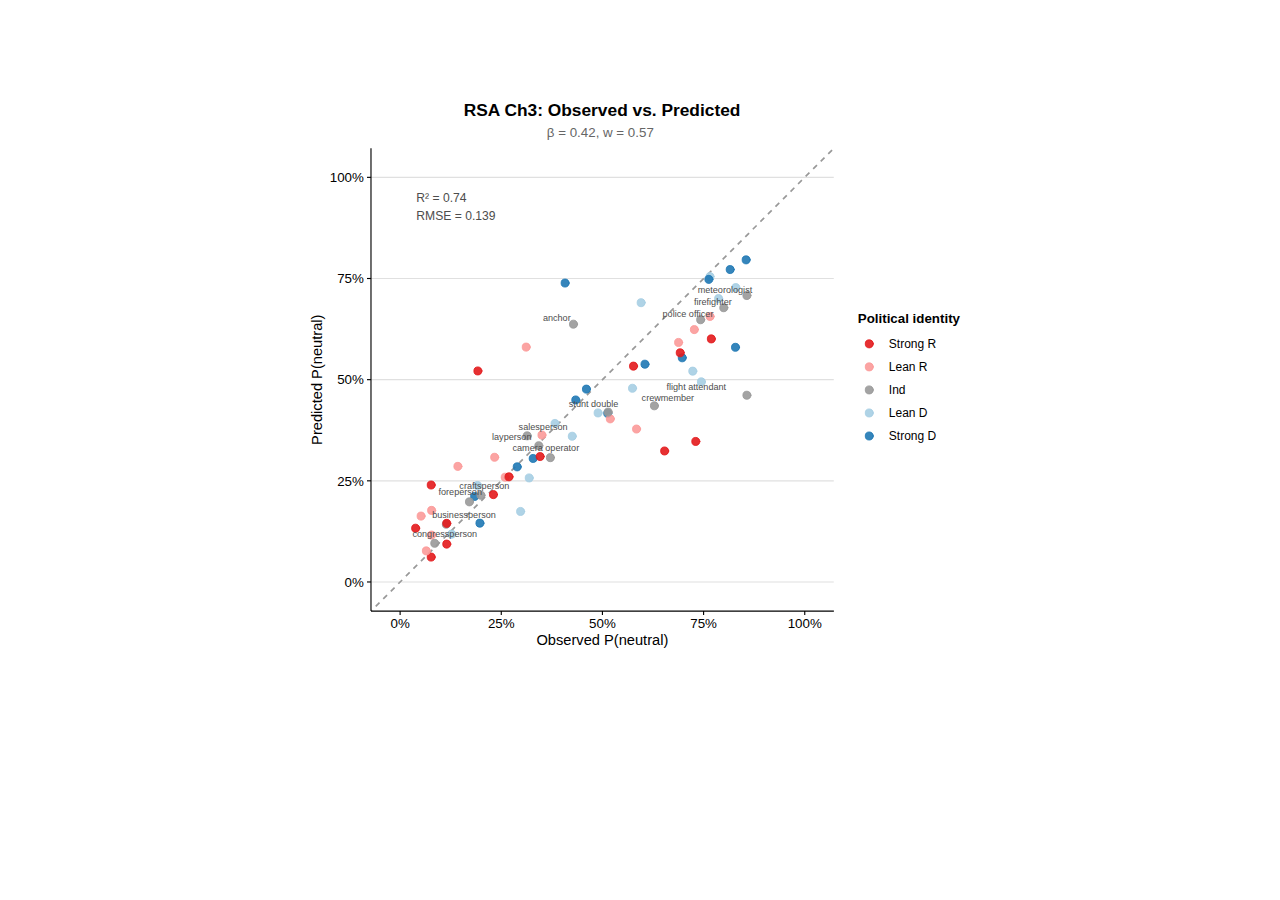
<file: ch3_scatter_interactive.html>
<!DOCTYPE html>
<html>
<head>
<meta charset="utf-8" />
<title>girafe</title>
<style type="text/css">@layer htmltools {
.html-fill-container {
display: flex;
flex-direction: column;

min-height: 0;
min-width: 0;
}
.html-fill-container > .html-fill-item {

flex: 1 1 auto;
min-height: 0;
min-width: 0;
}
.html-fill-container > :not(.html-fill-item) {

flex: 0 0 auto;
}
}
</style>
<script>(function() {
  // If window.HTMLWidgets is already defined, then use it; otherwise create a
  // new object. This allows preceding code to set options that affect the
  // initialization process (though none currently exist).
  window.HTMLWidgets = window.HTMLWidgets || {};

  // See if we're running in a viewer pane. If not, we're in a web browser.
  var viewerMode = window.HTMLWidgets.viewerMode =
      /\bviewer_pane=1\b/.test(window.location);

  // See if we're running in Shiny mode. If not, it's a static document.
  // Note that static widgets can appear in both Shiny and static modes, but
  // obviously, Shiny widgets can only appear in Shiny apps/documents.
  var shinyMode = window.HTMLWidgets.shinyMode =
      typeof(window.Shiny) !== "undefined" && !!window.Shiny.outputBindings;

  // We can't count on jQuery being available, so we implement our own
  // version if necessary.
  function querySelectorAll(scope, selector) {
    if (typeof(jQuery) !== "undefined" && scope instanceof jQuery) {
      return scope.find(selector);
    }
    if (scope.querySelectorAll) {
      return scope.querySelectorAll(selector);
    }
  }

  function asArray(value) {
    if (value === null)
      return [];
    if ($.isArray(value))
      return value;
    return [value];
  }

  // Implement jQuery's extend
  function extend(target /*, ... */) {
    if (arguments.length == 1) {
      return target;
    }
    for (var i = 1; i < arguments.length; i++) {
      var source = arguments[i];
      for (var prop in source) {
        if (source.hasOwnProperty(prop)) {
          target[prop] = source[prop];
        }
      }
    }
    return target;
  }

  // IE8 doesn't support Array.forEach.
  function forEach(values, callback, thisArg) {
    if (values.forEach) {
      values.forEach(callback, thisArg);
    } else {
      for (var i = 0; i < values.length; i++) {
        callback.call(thisArg, values[i], i, values);
      }
    }
  }

  // Replaces the specified method with the return value of funcSource.
  //
  // Note that funcSource should not BE the new method, it should be a function
  // that RETURNS the new method. funcSource receives a single argument that is
  // the overridden method, it can be called from the new method. The overridden
  // method can be called like a regular function, it has the target permanently
  // bound to it so "this" will work correctly.
  function overrideMethod(target, methodName, funcSource) {
    var superFunc = target[methodName] || function() {};
    var superFuncBound = function() {
      return superFunc.apply(target, arguments);
    };
    target[methodName] = funcSource(superFuncBound);
  }

  // Add a method to delegator that, when invoked, calls
  // delegatee.methodName. If there is no such method on
  // the delegatee, but there was one on delegator before
  // delegateMethod was called, then the original version
  // is invoked instead.
  // For example:
  //
  // var a = {
  //   method1: function() { console.log('a1'); }
  //   method2: function() { console.log('a2'); }
  // };
  // var b = {
  //   method1: function() { console.log('b1'); }
  // };
  // delegateMethod(a, b, "method1");
  // delegateMethod(a, b, "method2");
  // a.method1();
  // a.method2();
  //
  // The output would be "b1", "a2".
  function delegateMethod(delegator, delegatee, methodName) {
    var inherited = delegator[methodName];
    delegator[methodName] = function() {
      var target = delegatee;
      var method = delegatee[methodName];

      // The method doesn't exist on the delegatee. Instead,
      // call the method on the delegator, if it exists.
      if (!method) {
        target = delegator;
        method = inherited;
      }

      if (method) {
        return method.apply(target, arguments);
      }
    };
  }

  // Implement a vague facsimilie of jQuery's data method
  function elementData(el, name, value) {
    if (arguments.length == 2) {
      return el["htmlwidget_data_" + name];
    } else if (arguments.length == 3) {
      el["htmlwidget_data_" + name] = value;
      return el;
    } else {
      throw new Error("Wrong number of arguments for elementData: " +
        arguments.length);
    }
  }

  // http://stackoverflow.com/questions/3446170/escape-string-for-use-in-javascript-regex
  function escapeRegExp(str) {
    return str.replace(/[\-\[\]\/\{\}\(\)\*\+\?\.\\\^\$\|]/g, "\\$&");
  }

  function hasClass(el, className) {
    var re = new RegExp("\\b" + escapeRegExp(className) + "\\b");
    return re.test(el.className);
  }

  // elements - array (or array-like object) of HTML elements
  // className - class name to test for
  // include - if true, only return elements with given className;
  //   if false, only return elements *without* given className
  function filterByClass(elements, className, include) {
    var results = [];
    for (var i = 0; i < elements.length; i++) {
      if (hasClass(elements[i], className) == include)
        results.push(elements[i]);
    }
    return results;
  }

  function on(obj, eventName, func) {
    if (obj.addEventListener) {
      obj.addEventListener(eventName, func, false);
    } else if (obj.attachEvent) {
      obj.attachEvent(eventName, func);
    }
  }

  function off(obj, eventName, func) {
    if (obj.removeEventListener)
      obj.removeEventListener(eventName, func, false);
    else if (obj.detachEvent) {
      obj.detachEvent(eventName, func);
    }
  }

  // Translate array of values to top/right/bottom/left, as usual with
  // the "padding" CSS property
  // https://developer.mozilla.org/en-US/docs/Web/CSS/padding
  function unpackPadding(value) {
    if (typeof(value) === "number")
      value = [value];
    if (value.length === 1) {
      return {top: value[0], right: value[0], bottom: value[0], left: value[0]};
    }
    if (value.length === 2) {
      return {top: value[0], right: value[1], bottom: value[0], left: value[1]};
    }
    if (value.length === 3) {
      return {top: value[0], right: value[1], bottom: value[2], left: value[1]};
    }
    if (value.length === 4) {
      return {top: value[0], right: value[1], bottom: value[2], left: value[3]};
    }
  }

  // Convert an unpacked padding object to a CSS value
  function paddingToCss(paddingObj) {
    return paddingObj.top + "px " + paddingObj.right + "px " + paddingObj.bottom + "px " + paddingObj.left + "px";
  }

  // Makes a number suitable for CSS
  function px(x) {
    if (typeof(x) === "number")
      return x + "px";
    else
      return x;
  }

  // Retrieves runtime widget sizing information for an element.
  // The return value is either null, or an object with fill, padding,
  // defaultWidth, defaultHeight fields.
  function sizingPolicy(el) {
    var sizingEl = document.querySelector("script[data-for='" + el.id + "'][type='application/htmlwidget-sizing']");
    if (!sizingEl)
      return null;
    var sp = JSON.parse(sizingEl.textContent || sizingEl.text || "{}");
    if (viewerMode) {
      return sp.viewer;
    } else {
      return sp.browser;
    }
  }

  // @param tasks Array of strings (or falsy value, in which case no-op).
  //   Each element must be a valid JavaScript expression that yields a
  //   function. Or, can be an array of objects with "code" and "data"
  //   properties; in this case, the "code" property should be a string
  //   of JS that's an expr that yields a function, and "data" should be
  //   an object that will be added as an additional argument when that
  //   function is called.
  // @param target The object that will be "this" for each function
  //   execution.
  // @param args Array of arguments to be passed to the functions. (The
  //   same arguments will be passed to all functions.)
  function evalAndRun(tasks, target, args) {
    if (tasks) {
      forEach(tasks, function(task) {
        var theseArgs = args;
        if (typeof(task) === "object") {
          theseArgs = theseArgs.concat([task.data]);
          task = task.code;
        }
        var taskFunc = tryEval(task);
        if (typeof(taskFunc) !== "function") {
          throw new Error("Task must be a function! Source:\n" + task);
        }
        taskFunc.apply(target, theseArgs);
      });
    }
  }

  // Attempt eval() both with and without enclosing in parentheses.
  // Note that enclosing coerces a function declaration into
  // an expression that eval() can parse
  // (otherwise, a SyntaxError is thrown)
  function tryEval(code) {
    var result = null;
    try {
      result = eval("(" + code + ")");
    } catch(error) {
      if (!(error instanceof SyntaxError)) {
        throw error;
      }
      try {
        result = eval(code);
      } catch(e) {
        if (e instanceof SyntaxError) {
          throw error;
        } else {
          throw e;
        }
      }
    }
    return result;
  }

  function initSizing(el) {
    var sizing = sizingPolicy(el);
    if (!sizing)
      return;

    var cel = document.getElementById("htmlwidget_container");
    if (!cel)
      return;

    if (typeof(sizing.padding) !== "undefined") {
      document.body.style.margin = "0";
      document.body.style.padding = paddingToCss(unpackPadding(sizing.padding));
    }

    if (sizing.fill) {
      document.body.style.overflow = "hidden";
      document.body.style.width = "100%";
      document.body.style.height = "100%";
      document.documentElement.style.width = "100%";
      document.documentElement.style.height = "100%";
      cel.style.position = "absolute";
      var pad = unpackPadding(sizing.padding);
      cel.style.top = pad.top + "px";
      cel.style.right = pad.right + "px";
      cel.style.bottom = pad.bottom + "px";
      cel.style.left = pad.left + "px";
      el.style.width = "100%";
      el.style.height = "100%";

      return {
        getWidth: function() { return cel.getBoundingClientRect().width; },
        getHeight: function() { return cel.getBoundingClientRect().height; }
      };

    } else {
      el.style.width = px(sizing.width);
      el.style.height = px(sizing.height);

      return {
        getWidth: function() { return cel.getBoundingClientRect().width; },
        getHeight: function() { return cel.getBoundingClientRect().height; }
      };
    }
  }

  // Default implementations for methods
  var defaults = {
    find: function(scope) {
      return querySelectorAll(scope, "." + this.name);
    },
    renderError: function(el, err) {
      var $el = $(el);

      this.clearError(el);

      // Add all these error classes, as Shiny does
      var errClass = "shiny-output-error";
      if (err.type !== null) {
        // use the classes of the error condition as CSS class names
        errClass = errClass + " " + $.map(asArray(err.type), function(type) {
          return errClass + "-" + type;
        }).join(" ");
      }
      errClass = errClass + " htmlwidgets-error";

      // Is el inline or block? If inline or inline-block, just display:none it
      // and add an inline error.
      var display = $el.css("display");
      $el.data("restore-display-mode", display);

      if (display === "inline" || display === "inline-block") {
        $el.hide();
        if (err.message !== "") {
          var errorSpan = $("<span>").addClass(errClass);
          errorSpan.text(err.message);
          $el.after(errorSpan);
        }
      } else if (display === "block") {
        // If block, add an error just after the el, set visibility:none on the
        // el, and position the error to be on top of the el.
        // Mark it with a unique ID and CSS class so we can remove it later.
        $el.css("visibility", "hidden");
        if (err.message !== "") {
          var errorDiv = $("<div>").addClass(errClass).css("position", "absolute")
            .css("top", el.offsetTop)
            .css("left", el.offsetLeft)
            // setting width can push out the page size, forcing otherwise
            // unnecessary scrollbars to appear and making it impossible for
            // the element to shrink; so use max-width instead
            .css("maxWidth", el.offsetWidth)
            .css("height", el.offsetHeight);
          errorDiv.text(err.message);
          $el.after(errorDiv);

          // Really dumb way to keep the size/position of the error in sync with
          // the parent element as the window is resized or whatever.
          var intId = setInterval(function() {
            if (!errorDiv[0].parentElement) {
              clearInterval(intId);
              return;
            }
            errorDiv
              .css("top", el.offsetTop)
              .css("left", el.offsetLeft)
              .css("maxWidth", el.offsetWidth)
              .css("height", el.offsetHeight);
          }, 500);
        }
      }
    },
    clearError: function(el) {
      var $el = $(el);
      var display = $el.data("restore-display-mode");
      $el.data("restore-display-mode", null);

      if (display === "inline" || display === "inline-block") {
        if (display)
          $el.css("display", display);
        $(el.nextSibling).filter(".htmlwidgets-error").remove();
      } else if (display === "block"){
        $el.css("visibility", "inherit");
        $(el.nextSibling).filter(".htmlwidgets-error").remove();
      }
    },
    sizing: {}
  };

  // Called by widget bindings to register a new type of widget. The definition
  // object can contain the following properties:
  // - name (required) - A string indicating the binding name, which will be
  //   used by default as the CSS classname to look for.
  // - initialize (optional) - A function(el) that will be called once per
  //   widget element; if a value is returned, it will be passed as the third
  //   value to renderValue.
  // - renderValue (required) - A function(el, data, initValue) that will be
  //   called with data. Static contexts will cause this to be called once per
  //   element; Shiny apps will cause this to be called multiple times per
  //   element, as the data changes.
  window.HTMLWidgets.widget = function(definition) {
    if (!definition.name) {
      throw new Error("Widget must have a name");
    }
    if (!definition.type) {
      throw new Error("Widget must have a type");
    }
    // Currently we only support output widgets
    if (definition.type !== "output") {
      throw new Error("Unrecognized widget type '" + definition.type + "'");
    }
    // TODO: Verify that .name is a valid CSS classname

    // Support new-style instance-bound definitions. Old-style class-bound
    // definitions have one widget "object" per widget per type/class of
    // widget; the renderValue and resize methods on such widget objects
    // take el and instance arguments, because the widget object can't
    // store them. New-style instance-bound definitions have one widget
    // object per widget instance; the definition that's passed in doesn't
    // provide renderValue or resize methods at all, just the single method
    //   factory(el, width, height)
    // which returns an object that has renderValue(x) and resize(w, h).
    // This enables a far more natural programming style for the widget
    // author, who can store per-instance state using either OO-style
    // instance fields or functional-style closure variables (I guess this
    // is in contrast to what can only be called C-style pseudo-OO which is
    // what we required before).
    if (definition.factory) {
      definition = createLegacyDefinitionAdapter(definition);
    }

    if (!definition.renderValue) {
      throw new Error("Widget must have a renderValue function");
    }

    // For static rendering (non-Shiny), use a simple widget registration
    // scheme. We also use this scheme for Shiny apps/documents that also
    // contain static widgets.
    window.HTMLWidgets.widgets = window.HTMLWidgets.widgets || [];
    // Merge defaults into the definition; don't mutate the original definition.
    var staticBinding = extend({}, defaults, definition);
    overrideMethod(staticBinding, "find", function(superfunc) {
      return function(scope) {
        var results = superfunc(scope);
        // Filter out Shiny outputs, we only want the static kind
        return filterByClass(results, "html-widget-output", false);
      };
    });
    window.HTMLWidgets.widgets.push(staticBinding);

    if (shinyMode) {
      // Shiny is running. Register the definition with an output binding.
      // The definition itself will not be the output binding, instead
      // we will make an output binding object that delegates to the
      // definition. This is because we foolishly used the same method
      // name (renderValue) for htmlwidgets definition and Shiny bindings
      // but they actually have quite different semantics (the Shiny
      // bindings receive data that includes lots of metadata that it
      // strips off before calling htmlwidgets renderValue). We can't
      // just ignore the difference because in some widgets it's helpful
      // to call this.renderValue() from inside of resize(), and if
      // we're not delegating, then that call will go to the Shiny
      // version instead of the htmlwidgets version.

      // Merge defaults with definition, without mutating either.
      var bindingDef = extend({}, defaults, definition);

      // This object will be our actual Shiny binding.
      var shinyBinding = new Shiny.OutputBinding();

      // With a few exceptions, we'll want to simply use the bindingDef's
      // version of methods if they are available, otherwise fall back to
      // Shiny's defaults. NOTE: If Shiny's output bindings gain additional
      // methods in the future, and we want them to be overrideable by
      // HTMLWidget binding definitions, then we'll need to add them to this
      // list.
      delegateMethod(shinyBinding, bindingDef, "getId");
      delegateMethod(shinyBinding, bindingDef, "onValueChange");
      delegateMethod(shinyBinding, bindingDef, "onValueError");
      delegateMethod(shinyBinding, bindingDef, "renderError");
      delegateMethod(shinyBinding, bindingDef, "clearError");
      delegateMethod(shinyBinding, bindingDef, "showProgress");

      // The find, renderValue, and resize are handled differently, because we
      // want to actually decorate the behavior of the bindingDef methods.

      shinyBinding.find = function(scope) {
        var results = bindingDef.find(scope);

        // Only return elements that are Shiny outputs, not static ones
        var dynamicResults = results.filter(".html-widget-output");

        // It's possible that whatever caused Shiny to think there might be
        // new dynamic outputs, also caused there to be new static outputs.
        // Since there might be lots of different htmlwidgets bindings, we
        // schedule execution for later--no need to staticRender multiple
        // times.
        if (results.length !== dynamicResults.length)
          scheduleStaticRender();

        return dynamicResults;
      };

      // Wrap renderValue to handle initialization, which unfortunately isn't
      // supported natively by Shiny at the time of this writing.

      shinyBinding.renderValue = function(el, data) {
        Shiny.renderDependencies(data.deps);
        // Resolve strings marked as javascript literals to objects
        if (!(data.evals instanceof Array)) data.evals = [data.evals];
        for (var i = 0; data.evals && i < data.evals.length; i++) {
          window.HTMLWidgets.evaluateStringMember(data.x, data.evals[i]);
        }
        if (!bindingDef.renderOnNullValue) {
          if (data.x === null) {
            el.style.visibility = "hidden";
            return;
          } else {
            el.style.visibility = "inherit";
          }
        }
        if (!elementData(el, "initialized")) {
          initSizing(el);

          elementData(el, "initialized", true);
          if (bindingDef.initialize) {
            var rect = el.getBoundingClientRect();
            var result = bindingDef.initialize(el, rect.width, rect.height);
            elementData(el, "init_result", result);
          }
        }
        bindingDef.renderValue(el, data.x, elementData(el, "init_result"));
        evalAndRun(data.jsHooks.render, elementData(el, "init_result"), [el, data.x]);
      };

      // Only override resize if bindingDef implements it
      if (bindingDef.resize) {
        shinyBinding.resize = function(el, width, height) {
          // Shiny can call resize before initialize/renderValue have been
          // called, which doesn't make sense for widgets.
          if (elementData(el, "initialized")) {
            bindingDef.resize(el, width, height, elementData(el, "init_result"));
          }
        };
      }

      Shiny.outputBindings.register(shinyBinding, bindingDef.name);
    }
  };

  var scheduleStaticRenderTimerId = null;
  function scheduleStaticRender() {
    if (!scheduleStaticRenderTimerId) {
      scheduleStaticRenderTimerId = setTimeout(function() {
        scheduleStaticRenderTimerId = null;
        window.HTMLWidgets.staticRender();
      }, 1);
    }
  }

  // Render static widgets after the document finishes loading
  // Statically render all elements that are of this widget's class
  window.HTMLWidgets.staticRender = function() {
    var bindings = window.HTMLWidgets.widgets || [];
    forEach(bindings, function(binding) {
      var matches = binding.find(document.documentElement);
      forEach(matches, function(el) {
        var sizeObj = initSizing(el, binding);

        var getSize = function(el) {
          if (sizeObj) {
            return {w: sizeObj.getWidth(), h: sizeObj.getHeight()}
          } else {
            var rect = el.getBoundingClientRect();
            return {w: rect.width, h: rect.height}
          }
        };

        if (hasClass(el, "html-widget-static-bound"))
          return;
        el.className = el.className + " html-widget-static-bound";

        var initResult;
        if (binding.initialize) {
          var size = getSize(el);
          initResult = binding.initialize(el, size.w, size.h);
          elementData(el, "init_result", initResult);
        }

        if (binding.resize) {
          var lastSize = getSize(el);
          var resizeHandler = function(e) {
            var size = getSize(el);
            if (size.w === 0 && size.h === 0)
              return;
            if (size.w === lastSize.w && size.h === lastSize.h)
              return;
            lastSize = size;
            binding.resize(el, size.w, size.h, initResult);
          };

          on(window, "resize", resizeHandler);

          // This is needed for cases where we're running in a Shiny
          // app, but the widget itself is not a Shiny output, but
          // rather a simple static widget. One example of this is
          // an rmarkdown document that has runtime:shiny and widget
          // that isn't in a render function. Shiny only knows to
          // call resize handlers for Shiny outputs, not for static
          // widgets, so we do it ourselves.
          if (window.jQuery) {
            window.jQuery(document).on(
              "shown.htmlwidgets shown.bs.tab.htmlwidgets shown.bs.collapse.htmlwidgets",
              resizeHandler
            );
            window.jQuery(document).on(
              "hidden.htmlwidgets hidden.bs.tab.htmlwidgets hidden.bs.collapse.htmlwidgets",
              resizeHandler
            );
          }

          // This is needed for the specific case of ioslides, which
          // flips slides between display:none and display:block.
          // Ideally we would not have to have ioslide-specific code
          // here, but rather have ioslides raise a generic event,
          // but the rmarkdown package just went to CRAN so the
          // window to getting that fixed may be long.
          if (window.addEventListener) {
            // It's OK to limit this to window.addEventListener
            // browsers because ioslides itself only supports
            // such browsers.
            on(document, "slideenter", resizeHandler);
            on(document, "slideleave", resizeHandler);
          }
        }

        var scriptData = document.querySelector("script[data-for='" + el.id + "'][type='application/json']");
        if (scriptData) {
          var data = JSON.parse(scriptData.textContent || scriptData.text);
          // Resolve strings marked as javascript literals to objects
          if (!(data.evals instanceof Array)) data.evals = [data.evals];
          for (var k = 0; data.evals && k < data.evals.length; k++) {
            window.HTMLWidgets.evaluateStringMember(data.x, data.evals[k]);
          }
          binding.renderValue(el, data.x, initResult);
          evalAndRun(data.jsHooks.render, initResult, [el, data.x]);
        }
      });
    });

    invokePostRenderHandlers();
  }


  function has_jQuery3() {
    if (!window.jQuery) {
      return false;
    }
    var $version = window.jQuery.fn.jquery;
    var $major_version = parseInt($version.split(".")[0]);
    return $major_version >= 3;
  }

  /*
  / Shiny 1.4 bumped jQuery from 1.x to 3.x which means jQuery's
  / on-ready handler (i.e., $(fn)) is now asyncronous (i.e., it now
  / really means $(setTimeout(fn)).
  / https://jquery.com/upgrade-guide/3.0/#breaking-change-document-ready-handlers-are-now-asynchronous
  /
  / Since Shiny uses $() to schedule initShiny, shiny>=1.4 calls initShiny
  / one tick later than it did before, which means staticRender() is
  / called renderValue() earlier than (advanced) widget authors might be expecting.
  / https://github.com/rstudio/shiny/issues/2630
  /
  / For a concrete example, leaflet has some methods (e.g., updateBounds)
  / which reference Shiny methods registered in initShiny (e.g., setInputValue).
  / Since leaflet is privy to this life-cycle, it knows to use setTimeout() to
  / delay execution of those methods (until Shiny methods are ready)
  / https://github.com/rstudio/leaflet/blob/18ec981/javascript/src/index.js#L266-L268
  /
  / Ideally widget authors wouldn't need to use this setTimeout() hack that
  / leaflet uses to call Shiny methods on a staticRender(). In the long run,
  / the logic initShiny should be broken up so that method registration happens
  / right away, but binding happens later.
  */
  function maybeStaticRenderLater() {
    if (shinyMode && has_jQuery3()) {
      window.jQuery(window.HTMLWidgets.staticRender);
    } else {
      window.HTMLWidgets.staticRender();
    }
  }

  if (document.addEventListener) {
    document.addEventListener("DOMContentLoaded", function() {
      document.removeEventListener("DOMContentLoaded", arguments.callee, false);
      maybeStaticRenderLater();
    }, false);
  } else if (document.attachEvent) {
    document.attachEvent("onreadystatechange", function() {
      if (document.readyState === "complete") {
        document.detachEvent("onreadystatechange", arguments.callee);
        maybeStaticRenderLater();
      }
    });
  }


  window.HTMLWidgets.getAttachmentUrl = function(depname, key) {
    // If no key, default to the first item
    if (typeof(key) === "undefined")
      key = 1;

    var link = document.getElementById(depname + "-" + key + "-attachment");
    if (!link) {
      throw new Error("Attachment " + depname + "/" + key + " not found in document");
    }
    return link.getAttribute("href");
  };

  window.HTMLWidgets.dataframeToD3 = function(df) {
    var names = [];
    var length;
    for (var name in df) {
        if (df.hasOwnProperty(name))
            names.push(name);
        if (typeof(df[name]) !== "object" || typeof(df[name].length) === "undefined") {
            throw new Error("All fields must be arrays");
        } else if (typeof(length) !== "undefined" && length !== df[name].length) {
            throw new Error("All fields must be arrays of the same length");
        }
        length = df[name].length;
    }
    var results = [];
    var item;
    for (var row = 0; row < length; row++) {
        item = {};
        for (var col = 0; col < names.length; col++) {
            item[names[col]] = df[names[col]][row];
        }
        results.push(item);
    }
    return results;
  };

  window.HTMLWidgets.transposeArray2D = function(array) {
      if (array.length === 0) return array;
      var newArray = array[0].map(function(col, i) {
          return array.map(function(row) {
              return row[i]
          })
      });
      return newArray;
  };
  // Split value at splitChar, but allow splitChar to be escaped
  // using escapeChar. Any other characters escaped by escapeChar
  // will be included as usual (including escapeChar itself).
  function splitWithEscape(value, splitChar, escapeChar) {
    var results = [];
    var escapeMode = false;
    var currentResult = "";
    for (var pos = 0; pos < value.length; pos++) {
      if (!escapeMode) {
        if (value[pos] === splitChar) {
          results.push(currentResult);
          currentResult = "";
        } else if (value[pos] === escapeChar) {
          escapeMode = true;
        } else {
          currentResult += value[pos];
        }
      } else {
        currentResult += value[pos];
        escapeMode = false;
      }
    }
    if (currentResult !== "") {
      results.push(currentResult);
    }
    return results;
  }
  // Function authored by Yihui/JJ Allaire
  window.HTMLWidgets.evaluateStringMember = function(o, member) {
    var parts = splitWithEscape(member, '.', '\\');
    for (var i = 0, l = parts.length; i < l; i++) {
      var part = parts[i];
      // part may be a character or 'numeric' member name
      if (o !== null && typeof o === "object" && part in o) {
        if (i == (l - 1)) { // if we are at the end of the line then evalulate
          if (typeof o[part] === "string")
            o[part] = tryEval(o[part]);
        } else { // otherwise continue to next embedded object
          o = o[part];
        }
      }
    }
  };

  // Retrieve the HTMLWidget instance (i.e. the return value of an
  // HTMLWidget binding's initialize() or factory() function)
  // associated with an element, or null if none.
  window.HTMLWidgets.getInstance = function(el) {
    return elementData(el, "init_result");
  };

  // Finds the first element in the scope that matches the selector,
  // and returns the HTMLWidget instance (i.e. the return value of
  // an HTMLWidget binding's initialize() or factory() function)
  // associated with that element, if any. If no element matches the
  // selector, or the first matching element has no HTMLWidget
  // instance associated with it, then null is returned.
  //
  // The scope argument is optional, and defaults to window.document.
  window.HTMLWidgets.find = function(scope, selector) {
    if (arguments.length == 1) {
      selector = scope;
      scope = document;
    }

    var el = scope.querySelector(selector);
    if (el === null) {
      return null;
    } else {
      return window.HTMLWidgets.getInstance(el);
    }
  };

  // Finds all elements in the scope that match the selector, and
  // returns the HTMLWidget instances (i.e. the return values of
  // an HTMLWidget binding's initialize() or factory() function)
  // associated with the elements, in an array. If elements that
  // match the selector don't have an associated HTMLWidget
  // instance, the returned array will contain nulls.
  //
  // The scope argument is optional, and defaults to window.document.
  window.HTMLWidgets.findAll = function(scope, selector) {
    if (arguments.length == 1) {
      selector = scope;
      scope = document;
    }

    var nodes = scope.querySelectorAll(selector);
    var results = [];
    for (var i = 0; i < nodes.length; i++) {
      results.push(window.HTMLWidgets.getInstance(nodes[i]));
    }
    return results;
  };

  var postRenderHandlers = [];
  function invokePostRenderHandlers() {
    while (postRenderHandlers.length) {
      var handler = postRenderHandlers.shift();
      if (handler) {
        handler();
      }
    }
  }

  // Register the given callback function to be invoked after the
  // next time static widgets are rendered.
  window.HTMLWidgets.addPostRenderHandler = function(callback) {
    postRenderHandlers.push(callback);
  };

  // Takes a new-style instance-bound definition, and returns an
  // old-style class-bound definition. This saves us from having
  // to rewrite all the logic in this file to accomodate both
  // types of definitions.
  function createLegacyDefinitionAdapter(defn) {
    var result = {
      name: defn.name,
      type: defn.type,
      initialize: function(el, width, height) {
        return defn.factory(el, width, height);
      },
      renderValue: function(el, x, instance) {
        return instance.renderValue(x);
      },
      resize: function(el, width, height, instance) {
        return instance.resize(width, height);
      }
    };

    if (defn.find)
      result.find = defn.find;
    if (defn.renderError)
      result.renderError = defn.renderError;
    if (defn.clearError)
      result.clearError = defn.clearError;

    return result;
  }
})();
</script>
<script>// https://d3js.org/d3-selection/ v1.4.2 Copyright 2020 Mike Bostock
!function(t,n){"object"==typeof exports&&"undefined"!=typeof module?n(exports):"function"==typeof define&&define.amd?define(["exports"],n):n((t=t||self).d3=t.d3||{})}(this,function(t){"use strict";var n="http://www.w3.org/1999/xhtml",e={svg:"http://www.w3.org/2000/svg",xhtml:n,xlink:"http://www.w3.org/1999/xlink",xml:"http://www.w3.org/XML/1998/namespace",xmlns:"http://www.w3.org/2000/xmlns/"};function r(t){var n=t+="",r=n.indexOf(":");return r>=0&&"xmlns"!==(n=t.slice(0,r))&&(t=t.slice(r+1)),e.hasOwnProperty(n)?{space:e[n],local:t}:t}function i(t){var e=r(t);return(e.local?function(t){return function(){return this.ownerDocument.createElementNS(t.space,t.local)}}:function(t){return function(){var e=this.ownerDocument,r=this.namespaceURI;return r===n&&e.documentElement.namespaceURI===n?e.createElement(t):e.createElementNS(r,t)}})(e)}function o(){}function u(t){return null==t?o:function(){return this.querySelector(t)}}function c(){return[]}function s(t){return null==t?c:function(){return this.querySelectorAll(t)}}function a(t){return function(){return this.matches(t)}}function l(t){return new Array(t.length)}function f(t,n){this.ownerDocument=t.ownerDocument,this.namespaceURI=t.namespaceURI,this._next=null,this._parent=t,this.__data__=n}f.prototype={constructor:f,appendChild:function(t){return this._parent.insertBefore(t,this._next)},insertBefore:function(t,n){return this._parent.insertBefore(t,n)},querySelector:function(t){return this._parent.querySelector(t)},querySelectorAll:function(t){return this._parent.querySelectorAll(t)}};var h="$";function p(t,n,e,r,i,o){for(var u,c=0,s=n.length,a=o.length;c<a;++c)(u=n[c])?(u.__data__=o[c],r[c]=u):e[c]=new f(t,o[c]);for(;c<s;++c)(u=n[c])&&(i[c]=u)}function _(t,n,e,r,i,o,u){var c,s,a,l={},p=n.length,_=o.length,v=new Array(p);for(c=0;c<p;++c)(s=n[c])&&(v[c]=a=h+u.call(s,s.__data__,c,n),a in l?i[c]=s:l[a]=s);for(c=0;c<_;++c)(s=l[a=h+u.call(t,o[c],c,o)])?(r[c]=s,s.__data__=o[c],l[a]=null):e[c]=new f(t,o[c]);for(c=0;c<p;++c)(s=n[c])&&l[v[c]]===s&&(i[c]=s)}function v(t,n){return t<n?-1:t>n?1:t>=n?0:NaN}function d(t){return t.ownerDocument&&t.ownerDocument.defaultView||t.document&&t||t.defaultView}function y(t,n){return t.style.getPropertyValue(n)||d(t).getComputedStyle(t,null).getPropertyValue(n)}function m(t){return t.trim().split(/^|\s+/)}function g(t){return t.classList||new w(t)}function w(t){this._node=t,this._names=m(t.getAttribute("class")||"")}function A(t,n){for(var e=g(t),r=-1,i=n.length;++r<i;)e.add(n[r])}function x(t,n){for(var e=g(t),r=-1,i=n.length;++r<i;)e.remove(n[r])}function S(){this.textContent=""}function b(){this.innerHTML=""}function E(){this.nextSibling&&this.parentNode.appendChild(this)}function N(){this.previousSibling&&this.parentNode.insertBefore(this,this.parentNode.firstChild)}function P(){return null}function C(){var t=this.parentNode;t&&t.removeChild(this)}function L(){var t=this.cloneNode(!1),n=this.parentNode;return n?n.insertBefore(t,this.nextSibling):t}function T(){var t=this.cloneNode(!0),n=this.parentNode;return n?n.insertBefore(t,this.nextSibling):t}w.prototype={add:function(t){this._names.indexOf(t)<0&&(this._names.push(t),this._node.setAttribute("class",this._names.join(" ")))},remove:function(t){var n=this._names.indexOf(t);n>=0&&(this._names.splice(n,1),this._node.setAttribute("class",this._names.join(" ")))},contains:function(t){return this._names.indexOf(t)>=0}};var B={};(t.event=null,"undefined"!=typeof document)&&("onmouseenter"in document.documentElement||(B={mouseenter:"mouseover",mouseleave:"mouseout"}));function q(t,n,e){return t=D(t,n,e),function(n){var e=n.relatedTarget;e&&(e===this||8&e.compareDocumentPosition(this))||t.call(this,n)}}function D(n,e,r){return function(i){var o=t.event;t.event=i;try{n.call(this,this.__data__,e,r)}finally{t.event=o}}}function M(t){return function(){var n=this.__on;if(n){for(var e,r=0,i=-1,o=n.length;r<o;++r)e=n[r],t.type&&e.type!==t.type||e.name!==t.name?n[++i]=e:this.removeEventListener(e.type,e.listener,e.capture);++i?n.length=i:delete this.__on}}}function O(t,n,e){var r=B.hasOwnProperty(t.type)?q:D;return function(i,o,u){var c,s=this.__on,a=r(n,o,u);if(s)for(var l=0,f=s.length;l<f;++l)if((c=s[l]).type===t.type&&c.name===t.name)return this.removeEventListener(c.type,c.listener,c.capture),this.addEventListener(c.type,c.listener=a,c.capture=e),void(c.value=n);this.addEventListener(t.type,a,e),c={type:t.type,name:t.name,value:n,listener:a,capture:e},s?s.push(c):this.__on=[c]}}function V(t,n,e){var r=d(t),i=r.CustomEvent;"function"==typeof i?i=new i(n,e):(i=r.document.createEvent("Event"),e?(i.initEvent(n,e.bubbles,e.cancelable),i.detail=e.detail):i.initEvent(n,!1,!1)),t.dispatchEvent(i)}var j=[null];function R(t,n){this._groups=t,this._parents=n}function H(){return new R([[document.documentElement]],j)}function I(t){return"string"==typeof t?new R([[document.querySelector(t)]],[document.documentElement]):new R([[t]],j)}R.prototype=H.prototype={constructor:R,select:function(t){"function"!=typeof t&&(t=u(t));for(var n=this._groups,e=n.length,r=new Array(e),i=0;i<e;++i)for(var o,c,s=n[i],a=s.length,l=r[i]=new Array(a),f=0;f<a;++f)(o=s[f])&&(c=t.call(o,o.__data__,f,s))&&("__data__"in o&&(c.__data__=o.__data__),l[f]=c);return new R(r,this._parents)},selectAll:function(t){"function"!=typeof t&&(t=s(t));for(var n=this._groups,e=n.length,r=[],i=[],o=0;o<e;++o)for(var u,c=n[o],a=c.length,l=0;l<a;++l)(u=c[l])&&(r.push(t.call(u,u.__data__,l,c)),i.push(u));return new R(r,i)},filter:function(t){"function"!=typeof t&&(t=a(t));for(var n=this._groups,e=n.length,r=new Array(e),i=0;i<e;++i)for(var o,u=n[i],c=u.length,s=r[i]=[],l=0;l<c;++l)(o=u[l])&&t.call(o,o.__data__,l,u)&&s.push(o);return new R(r,this._parents)},data:function(t,n){if(!t)return d=new Array(this.size()),l=-1,this.each(function(t){d[++l]=t}),d;var e,r=n?_:p,i=this._parents,o=this._groups;"function"!=typeof t&&(e=t,t=function(){return e});for(var u=o.length,c=new Array(u),s=new Array(u),a=new Array(u),l=0;l<u;++l){var f=i[l],h=o[l],v=h.length,d=t.call(f,f&&f.__data__,l,i),y=d.length,m=s[l]=new Array(y),g=c[l]=new Array(y);r(f,h,m,g,a[l]=new Array(v),d,n);for(var w,A,x=0,S=0;x<y;++x)if(w=m[x]){for(x>=S&&(S=x+1);!(A=g[S])&&++S<y;);w._next=A||null}}return(c=new R(c,i))._enter=s,c._exit=a,c},enter:function(){return new R(this._enter||this._groups.map(l),this._parents)},exit:function(){return new R(this._exit||this._groups.map(l),this._parents)},join:function(t,n,e){var r=this.enter(),i=this,o=this.exit();return r="function"==typeof t?t(r):r.append(t+""),null!=n&&(i=n(i)),null==e?o.remove():e(o),r&&i?r.merge(i).order():i},merge:function(t){for(var n=this._groups,e=t._groups,r=n.length,i=e.length,o=Math.min(r,i),u=new Array(r),c=0;c<o;++c)for(var s,a=n[c],l=e[c],f=a.length,h=u[c]=new Array(f),p=0;p<f;++p)(s=a[p]||l[p])&&(h[p]=s);for(;c<r;++c)u[c]=n[c];return new R(u,this._parents)},order:function(){for(var t=this._groups,n=-1,e=t.length;++n<e;)for(var r,i=t[n],o=i.length-1,u=i[o];--o>=0;)(r=i[o])&&(u&&4^r.compareDocumentPosition(u)&&u.parentNode.insertBefore(r,u),u=r);return this},sort:function(t){function n(n,e){return n&&e?t(n.__data__,e.__data__):!n-!e}t||(t=v);for(var e=this._groups,r=e.length,i=new Array(r),o=0;o<r;++o){for(var u,c=e[o],s=c.length,a=i[o]=new Array(s),l=0;l<s;++l)(u=c[l])&&(a[l]=u);a.sort(n)}return new R(i,this._parents).order()},call:function(){var t=arguments[0];return arguments[0]=this,t.apply(null,arguments),this},nodes:function(){var t=new Array(this.size()),n=-1;return this.each(function(){t[++n]=this}),t},node:function(){for(var t=this._groups,n=0,e=t.length;n<e;++n)for(var r=t[n],i=0,o=r.length;i<o;++i){var u=r[i];if(u)return u}return null},size:function(){var t=0;return this.each(function(){++t}),t},empty:function(){return!this.node()},each:function(t){for(var n=this._groups,e=0,r=n.length;e<r;++e)for(var i,o=n[e],u=0,c=o.length;u<c;++u)(i=o[u])&&t.call(i,i.__data__,u,o);return this},attr:function(t,n){var e=r(t);if(arguments.length<2){var i=this.node();return e.local?i.getAttributeNS(e.space,e.local):i.getAttribute(e)}return this.each((null==n?e.local?function(t){return function(){this.removeAttributeNS(t.space,t.local)}}:function(t){return function(){this.removeAttribute(t)}}:"function"==typeof n?e.local?function(t,n){return function(){var e=n.apply(this,arguments);null==e?this.removeAttributeNS(t.space,t.local):this.setAttributeNS(t.space,t.local,e)}}:function(t,n){return function(){var e=n.apply(this,arguments);null==e?this.removeAttribute(t):this.setAttribute(t,e)}}:e.local?function(t,n){return function(){this.setAttributeNS(t.space,t.local,n)}}:function(t,n){return function(){this.setAttribute(t,n)}})(e,n))},style:function(t,n,e){return arguments.length>1?this.each((null==n?function(t){return function(){this.style.removeProperty(t)}}:"function"==typeof n?function(t,n,e){return function(){var r=n.apply(this,arguments);null==r?this.style.removeProperty(t):this.style.setProperty(t,r,e)}}:function(t,n,e){return function(){this.style.setProperty(t,n,e)}})(t,n,null==e?"":e)):y(this.node(),t)},property:function(t,n){return arguments.length>1?this.each((null==n?function(t){return function(){delete this[t]}}:"function"==typeof n?function(t,n){return function(){var e=n.apply(this,arguments);null==e?delete this[t]:this[t]=e}}:function(t,n){return function(){this[t]=n}})(t,n)):this.node()[t]},classed:function(t,n){var e=m(t+"");if(arguments.length<2){for(var r=g(this.node()),i=-1,o=e.length;++i<o;)if(!r.contains(e[i]))return!1;return!0}return this.each(("function"==typeof n?function(t,n){return function(){(n.apply(this,arguments)?A:x)(this,t)}}:n?function(t){return function(){A(this,t)}}:function(t){return function(){x(this,t)}})(e,n))},text:function(t){return arguments.length?this.each(null==t?S:("function"==typeof t?function(t){return function(){var n=t.apply(this,arguments);this.textContent=null==n?"":n}}:function(t){return function(){this.textContent=t}})(t)):this.node().textContent},html:function(t){return arguments.length?this.each(null==t?b:("function"==typeof t?function(t){return function(){var n=t.apply(this,arguments);this.innerHTML=null==n?"":n}}:function(t){return function(){this.innerHTML=t}})(t)):this.node().innerHTML},raise:function(){return this.each(E)},lower:function(){return this.each(N)},append:function(t){var n="function"==typeof t?t:i(t);return this.select(function(){return this.appendChild(n.apply(this,arguments))})},insert:function(t,n){var e="function"==typeof t?t:i(t),r=null==n?P:"function"==typeof n?n:u(n);return this.select(function(){return this.insertBefore(e.apply(this,arguments),r.apply(this,arguments)||null)})},remove:function(){return this.each(C)},clone:function(t){return this.select(t?T:L)},datum:function(t){return arguments.length?this.property("__data__",t):this.node().__data__},on:function(t,n,e){var r,i,o=function(t){return t.trim().split(/^|\s+/).map(function(t){var n="",e=t.indexOf(".");return e>=0&&(n=t.slice(e+1),t=t.slice(0,e)),{type:t,name:n}})}(t+""),u=o.length;if(!(arguments.length<2)){for(c=n?O:M,null==e&&(e=!1),r=0;r<u;++r)this.each(c(o[r],n,e));return this}var c=this.node().__on;if(c)for(var s,a=0,l=c.length;a<l;++a)for(r=0,s=c[a];r<u;++r)if((i=o[r]).type===s.type&&i.name===s.name)return s.value},dispatch:function(t,n){return this.each(("function"==typeof n?function(t,n){return function(){return V(this,t,n.apply(this,arguments))}}:function(t,n){return function(){return V(this,t,n)}})(t,n))}};var U=0;function z(){return new G}function G(){this._="@"+(++U).toString(36)}function X(){for(var n,e=t.event;n=e.sourceEvent;)e=n;return e}function k(t,n){var e=t.ownerSVGElement||t;if(e.createSVGPoint){var r=e.createSVGPoint();return r.x=n.clientX,r.y=n.clientY,[(r=r.matrixTransform(t.getScreenCTM().inverse())).x,r.y]}var i=t.getBoundingClientRect();return[n.clientX-i.left-t.clientLeft,n.clientY-i.top-t.clientTop]}G.prototype=z.prototype={constructor:G,get:function(t){for(var n=this._;!(n in t);)if(!(t=t.parentNode))return;return t[n]},set:function(t,n){return t[this._]=n},remove:function(t){return this._ in t&&delete t[this._]},toString:function(){return this._}},t.clientPoint=k,t.create=function(t){return I(i(t).call(document.documentElement))},t.creator=i,t.customEvent=function(n,e,r,i){var o=t.event;n.sourceEvent=t.event,t.event=n;try{return e.apply(r,i)}finally{t.event=o}},t.local=z,t.matcher=a,t.mouse=function(t){var n=X();return n.changedTouches&&(n=n.changedTouches[0]),k(t,n)},t.namespace=r,t.namespaces=e,t.select=I,t.selectAll=function(t){return"string"==typeof t?new R([document.querySelectorAll(t)],[document.documentElement]):new R([null==t?[]:t],j)},t.selection=H,t.selector=u,t.selectorAll=s,t.style=y,t.touch=function(t,n,e){arguments.length<3&&(e=n,n=X().changedTouches);for(var r,i=0,o=n?n.length:0;i<o;++i)if((r=n[i]).identifier===e)return k(t,r);return null},t.touches=function(t,n){null==n&&(n=X().touches);for(var e=0,r=n?n.length:0,i=new Array(r);e<r;++e)i[e]=k(t,n[e]);return i},t.window=d,Object.defineProperty(t,"__esModule",{value:!0})});

// https://d3js.org/d3-color/ v1.4.1 Copyright 2020 Mike Bostock
!function(t,e){"object"==typeof exports&&"undefined"!=typeof module?e(exports):"function"==typeof define&&define.amd?define(["exports"],e):e((t=t||self).d3=t.d3||{})}(this,function(t){"use strict";function e(t,e,n){t.prototype=e.prototype=n,n.constructor=t}function n(t,e){var n=Object.create(t.prototype);for(var i in e)n[i]=e[i];return n}function i(){}var r="\\s*([+-]?\\d+)\\s*",a="\\s*([+-]?\\d*\\.?\\d+(?:[eE][+-]?\\d+)?)\\s*",s="\\s*([+-]?\\d*\\.?\\d+(?:[eE][+-]?\\d+)?)%\\s*",o=/^#([0-9a-f]{3,8})$/,h=new RegExp("^rgb\\("+[r,r,r]+"\\)$"),l=new RegExp("^rgb\\("+[s,s,s]+"\\)$"),u=new RegExp("^rgba\\("+[r,r,r,a]+"\\)$"),c=new RegExp("^rgba\\("+[s,s,s,a]+"\\)$"),g=new RegExp("^hsl\\("+[a,s,s]+"\\)$"),f=new RegExp("^hsla\\("+[a,s,s,a]+"\\)$"),d={aliceblue:15792383,antiquewhite:16444375,aqua:65535,aquamarine:8388564,azure:15794175,beige:16119260,bisque:16770244,black:0,blanchedalmond:16772045,blue:255,blueviolet:9055202,brown:10824234,burlywood:14596231,cadetblue:6266528,chartreuse:8388352,chocolate:13789470,coral:16744272,cornflowerblue:6591981,cornsilk:16775388,crimson:14423100,cyan:65535,darkblue:139,darkcyan:35723,darkgoldenrod:12092939,darkgray:11119017,darkgreen:25600,darkgrey:11119017,darkkhaki:12433259,darkmagenta:9109643,darkolivegreen:5597999,darkorange:16747520,darkorchid:10040012,darkred:9109504,darksalmon:15308410,darkseagreen:9419919,darkslateblue:4734347,darkslategray:3100495,darkslategrey:3100495,darkturquoise:52945,darkviolet:9699539,deeppink:16716947,deepskyblue:49151,dimgray:6908265,dimgrey:6908265,dodgerblue:2003199,firebrick:11674146,floralwhite:16775920,forestgreen:2263842,fuchsia:16711935,gainsboro:14474460,ghostwhite:16316671,gold:16766720,goldenrod:14329120,gray:8421504,green:32768,greenyellow:11403055,grey:8421504,honeydew:15794160,hotpink:16738740,indianred:13458524,indigo:4915330,ivory:16777200,khaki:15787660,lavender:15132410,lavenderblush:16773365,lawngreen:8190976,lemonchiffon:16775885,lightblue:11393254,lightcoral:15761536,lightcyan:14745599,lightgoldenrodyellow:16448210,lightgray:13882323,lightgreen:9498256,lightgrey:13882323,lightpink:16758465,lightsalmon:16752762,lightseagreen:2142890,lightskyblue:8900346,lightslategray:7833753,lightslategrey:7833753,lightsteelblue:11584734,lightyellow:16777184,lime:65280,limegreen:3329330,linen:16445670,magenta:16711935,maroon:8388608,mediumaquamarine:6737322,mediumblue:205,mediumorchid:12211667,mediumpurple:9662683,mediumseagreen:3978097,mediumslateblue:8087790,mediumspringgreen:64154,mediumturquoise:4772300,mediumvioletred:13047173,midnightblue:1644912,mintcream:16121850,mistyrose:16770273,moccasin:16770229,navajowhite:16768685,navy:128,oldlace:16643558,olive:8421376,olivedrab:7048739,orange:16753920,orangered:16729344,orchid:14315734,palegoldenrod:15657130,palegreen:10025880,paleturquoise:11529966,palevioletred:14381203,papayawhip:16773077,peachpuff:16767673,peru:13468991,pink:16761035,plum:14524637,powderblue:11591910,purple:8388736,rebeccapurple:6697881,red:16711680,rosybrown:12357519,royalblue:4286945,saddlebrown:9127187,salmon:16416882,sandybrown:16032864,seagreen:3050327,seashell:16774638,sienna:10506797,silver:12632256,skyblue:8900331,slateblue:6970061,slategray:7372944,slategrey:7372944,snow:16775930,springgreen:65407,steelblue:4620980,tan:13808780,teal:32896,thistle:14204888,tomato:16737095,turquoise:4251856,violet:15631086,wheat:16113331,white:16777215,whitesmoke:16119285,yellow:16776960,yellowgreen:10145074};function p(){return this.rgb().formatHex()}function b(){return this.rgb().formatRgb()}function y(t){var e,n;return t=(t+"").trim().toLowerCase(),(e=o.exec(t))?(n=e[1].length,e=parseInt(e[1],16),6===n?w(e):3===n?new M(e>>8&15|e>>4&240,e>>4&15|240&e,(15&e)<<4|15&e,1):8===n?m(e>>24&255,e>>16&255,e>>8&255,(255&e)/255):4===n?m(e>>12&15|e>>8&240,e>>8&15|e>>4&240,e>>4&15|240&e,((15&e)<<4|15&e)/255):null):(e=h.exec(t))?new M(e[1],e[2],e[3],1):(e=l.exec(t))?new M(255*e[1]/100,255*e[2]/100,255*e[3]/100,1):(e=u.exec(t))?m(e[1],e[2],e[3],e[4]):(e=c.exec(t))?m(255*e[1]/100,255*e[2]/100,255*e[3]/100,e[4]):(e=g.exec(t))?R(e[1],e[2]/100,e[3]/100,1):(e=f.exec(t))?R(e[1],e[2]/100,e[3]/100,e[4]):d.hasOwnProperty(t)?w(d[t]):"transparent"===t?new M(NaN,NaN,NaN,0):null}function w(t){return new M(t>>16&255,t>>8&255,255&t,1)}function m(t,e,n,i){return i<=0&&(t=e=n=NaN),new M(t,e,n,i)}function N(t){return t instanceof i||(t=y(t)),t?new M((t=t.rgb()).r,t.g,t.b,t.opacity):new M}function k(t,e,n,i){return 1===arguments.length?N(t):new M(t,e,n,null==i?1:i)}function M(t,e,n,i){this.r=+t,this.g=+e,this.b=+n,this.opacity=+i}function v(){return"#"+q(this.r)+q(this.g)+q(this.b)}function x(){var t=this.opacity;return(1===(t=isNaN(t)?1:Math.max(0,Math.min(1,t)))?"rgb(":"rgba(")+Math.max(0,Math.min(255,Math.round(this.r)||0))+", "+Math.max(0,Math.min(255,Math.round(this.g)||0))+", "+Math.max(0,Math.min(255,Math.round(this.b)||0))+(1===t?")":", "+t+")")}function q(t){return((t=Math.max(0,Math.min(255,Math.round(t)||0)))<16?"0":"")+t.toString(16)}function R(t,e,n,i){return i<=0?t=e=n=NaN:n<=0||n>=1?t=e=NaN:e<=0&&(t=NaN),new H(t,e,n,i)}function E(t){if(t instanceof H)return new H(t.h,t.s,t.l,t.opacity);if(t instanceof i||(t=y(t)),!t)return new H;if(t instanceof H)return t;var e=(t=t.rgb()).r/255,n=t.g/255,r=t.b/255,a=Math.min(e,n,r),s=Math.max(e,n,r),o=NaN,h=s-a,l=(s+a)/2;return h?(o=e===s?(n-r)/h+6*(n<r):n===s?(r-e)/h+2:(e-n)/h+4,h/=l<.5?s+a:2-s-a,o*=60):h=l>0&&l<1?0:o,new H(o,h,l,t.opacity)}function $(t,e,n,i){return 1===arguments.length?E(t):new H(t,e,n,null==i?1:i)}function H(t,e,n,i){this.h=+t,this.s=+e,this.l=+n,this.opacity=+i}function j(t,e,n){return 255*(t<60?e+(n-e)*t/60:t<180?n:t<240?e+(n-e)*(240-t)/60:e)}e(i,y,{copy:function(t){return Object.assign(new this.constructor,this,t)},displayable:function(){return this.rgb().displayable()},hex:p,formatHex:p,formatHsl:function(){return E(this).formatHsl()},formatRgb:b,toString:b}),e(M,k,n(i,{brighter:function(t){return t=null==t?1/.7:Math.pow(1/.7,t),new M(this.r*t,this.g*t,this.b*t,this.opacity)},darker:function(t){return t=null==t?.7:Math.pow(.7,t),new M(this.r*t,this.g*t,this.b*t,this.opacity)},rgb:function(){return this},displayable:function(){return-.5<=this.r&&this.r<255.5&&-.5<=this.g&&this.g<255.5&&-.5<=this.b&&this.b<255.5&&0<=this.opacity&&this.opacity<=1},hex:v,formatHex:v,formatRgb:x,toString:x})),e(H,$,n(i,{brighter:function(t){return t=null==t?1/.7:Math.pow(1/.7,t),new H(this.h,this.s,this.l*t,this.opacity)},darker:function(t){return t=null==t?.7:Math.pow(.7,t),new H(this.h,this.s,this.l*t,this.opacity)},rgb:function(){var t=this.h%360+360*(this.h<0),e=isNaN(t)||isNaN(this.s)?0:this.s,n=this.l,i=n+(n<.5?n:1-n)*e,r=2*n-i;return new M(j(t>=240?t-240:t+120,r,i),j(t,r,i),j(t<120?t+240:t-120,r,i),this.opacity)},displayable:function(){return(0<=this.s&&this.s<=1||isNaN(this.s))&&0<=this.l&&this.l<=1&&0<=this.opacity&&this.opacity<=1},formatHsl:function(){var t=this.opacity;return(1===(t=isNaN(t)?1:Math.max(0,Math.min(1,t)))?"hsl(":"hsla(")+(this.h||0)+", "+100*(this.s||0)+"%, "+100*(this.l||0)+"%"+(1===t?")":", "+t+")")}}));var O=Math.PI/180,P=180/Math.PI,I=.96422,S=1,_=.82521,z=4/29,C=6/29,L=3*C*C,A=C*C*C;function B(t){if(t instanceof F)return new F(t.l,t.a,t.b,t.opacity);if(t instanceof V)return W(t);t instanceof M||(t=N(t));var e,n,i=Q(t.r),r=Q(t.g),a=Q(t.b),s=G((.2225045*i+.7168786*r+.0606169*a)/S);return i===r&&r===a?e=n=s:(e=G((.4360747*i+.3850649*r+.1430804*a)/I),n=G((.0139322*i+.0971045*r+.7141733*a)/_)),new F(116*s-16,500*(e-s),200*(s-n),t.opacity)}function D(t,e,n,i){return 1===arguments.length?B(t):new F(t,e,n,null==i?1:i)}function F(t,e,n,i){this.l=+t,this.a=+e,this.b=+n,this.opacity=+i}function G(t){return t>A?Math.pow(t,1/3):t/L+z}function J(t){return t>C?t*t*t:L*(t-z)}function K(t){return 255*(t<=.0031308?12.92*t:1.055*Math.pow(t,1/2.4)-.055)}function Q(t){return(t/=255)<=.04045?t/12.92:Math.pow((t+.055)/1.055,2.4)}function T(t){if(t instanceof V)return new V(t.h,t.c,t.l,t.opacity);if(t instanceof F||(t=B(t)),0===t.a&&0===t.b)return new V(NaN,0<t.l&&t.l<100?0:NaN,t.l,t.opacity);var e=Math.atan2(t.b,t.a)*P;return new V(e<0?e+360:e,Math.sqrt(t.a*t.a+t.b*t.b),t.l,t.opacity)}function U(t,e,n,i){return 1===arguments.length?T(t):new V(t,e,n,null==i?1:i)}function V(t,e,n,i){this.h=+t,this.c=+e,this.l=+n,this.opacity=+i}function W(t){if(isNaN(t.h))return new F(t.l,0,0,t.opacity);var e=t.h*O;return new F(t.l,Math.cos(e)*t.c,Math.sin(e)*t.c,t.opacity)}e(F,D,n(i,{brighter:function(t){return new F(this.l+18*(null==t?1:t),this.a,this.b,this.opacity)},darker:function(t){return new F(this.l-18*(null==t?1:t),this.a,this.b,this.opacity)},rgb:function(){var t=(this.l+16)/116,e=isNaN(this.a)?t:t+this.a/500,n=isNaN(this.b)?t:t-this.b/200;return new M(K(3.1338561*(e=I*J(e))-1.6168667*(t=S*J(t))-.4906146*(n=_*J(n))),K(-.9787684*e+1.9161415*t+.033454*n),K(.0719453*e-.2289914*t+1.4052427*n),this.opacity)}})),e(V,U,n(i,{brighter:function(t){return new V(this.h,this.c,this.l+18*(null==t?1:t),this.opacity)},darker:function(t){return new V(this.h,this.c,this.l-18*(null==t?1:t),this.opacity)},rgb:function(){return W(this).rgb()}}));var X=-.14861,Y=1.78277,Z=-.29227,tt=-.90649,et=1.97294,nt=et*tt,it=et*Y,rt=Y*Z-tt*X;function at(t,e,n,i){return 1===arguments.length?function(t){if(t instanceof st)return new st(t.h,t.s,t.l,t.opacity);t instanceof M||(t=N(t));var e=t.r/255,n=t.g/255,i=t.b/255,r=(rt*i+nt*e-it*n)/(rt+nt-it),a=i-r,s=(et*(n-r)-Z*a)/tt,o=Math.sqrt(s*s+a*a)/(et*r*(1-r)),h=o?Math.atan2(s,a)*P-120:NaN;return new st(h<0?h+360:h,o,r,t.opacity)}(t):new st(t,e,n,null==i?1:i)}function st(t,e,n,i){this.h=+t,this.s=+e,this.l=+n,this.opacity=+i}e(st,at,n(i,{brighter:function(t){return t=null==t?1/.7:Math.pow(1/.7,t),new st(this.h,this.s,this.l*t,this.opacity)},darker:function(t){return t=null==t?.7:Math.pow(.7,t),new st(this.h,this.s,this.l*t,this.opacity)},rgb:function(){var t=isNaN(this.h)?0:(this.h+120)*O,e=+this.l,n=isNaN(this.s)?0:this.s*e*(1-e),i=Math.cos(t),r=Math.sin(t);return new M(255*(e+n*(X*i+Y*r)),255*(e+n*(Z*i+tt*r)),255*(e+n*(et*i)),this.opacity)}})),t.color=y,t.cubehelix=at,t.gray=function(t,e){return new F(t,0,0,null==e?1:e)},t.hcl=U,t.hsl=$,t.lab=D,t.lch=function(t,e,n,i){return 1===arguments.length?T(t):new V(n,e,t,null==i?1:i)},t.rgb=k,Object.defineProperty(t,"__esModule",{value:!0})});

// https://d3js.org/d3-dispatch/ v1.0.6 Copyright 2019 Mike Bostock
!function(n,e){"object"==typeof exports&&"undefined"!=typeof module?e(exports):"function"==typeof define&&define.amd?define(["exports"],e):e((n=n||self).d3=n.d3||{})}(this,function(n){"use strict";var e={value:function(){}};function t(){for(var n,e=0,t=arguments.length,o={};e<t;++e){if(!(n=arguments[e]+"")||n in o||/[\s.]/.test(n))throw new Error("illegal type: "+n);o[n]=[]}return new r(o)}function r(n){this._=n}function o(n,e){return n.trim().split(/^|\s+/).map(function(n){var t="",r=n.indexOf(".");if(r>=0&&(t=n.slice(r+1),n=n.slice(0,r)),n&&!e.hasOwnProperty(n))throw new Error("unknown type: "+n);return{type:n,name:t}})}function i(n,e){for(var t,r=0,o=n.length;r<o;++r)if((t=n[r]).name===e)return t.value}function f(n,t,r){for(var o=0,i=n.length;o<i;++o)if(n[o].name===t){n[o]=e,n=n.slice(0,o).concat(n.slice(o+1));break}return null!=r&&n.push({name:t,value:r}),n}r.prototype=t.prototype={constructor:r,on:function(n,e){var t,r=this._,l=o(n+"",r),u=-1,a=l.length;if(!(arguments.length<2)){if(null!=e&&"function"!=typeof e)throw new Error("invalid callback: "+e);for(;++u<a;)if(t=(n=l[u]).type)r[t]=f(r[t],n.name,e);else if(null==e)for(t in r)r[t]=f(r[t],n.name,null);return this}for(;++u<a;)if((t=(n=l[u]).type)&&(t=i(r[t],n.name)))return t},copy:function(){var n={},e=this._;for(var t in e)n[t]=e[t].slice();return new r(n)},call:function(n,e){if((t=arguments.length-2)>0)for(var t,r,o=new Array(t),i=0;i<t;++i)o[i]=arguments[i+2];if(!this._.hasOwnProperty(n))throw new Error("unknown type: "+n);for(i=0,t=(r=this._[n]).length;i<t;++i)r[i].value.apply(e,o)},apply:function(n,e,t){if(!this._.hasOwnProperty(n))throw new Error("unknown type: "+n);for(var r=this._[n],o=0,i=r.length;o<i;++o)r[o].value.apply(e,t)}},n.dispatch=t,Object.defineProperty(n,"__esModule",{value:!0})});

// https://d3js.org/d3-ease/ v1.0.7 Copyright 2020 Mike Bostock
!function(n,e){"object"==typeof exports&&"undefined"!=typeof module?e(exports):"function"==typeof define&&define.amd?define(["exports"],e):e((n=n||self).d3=n.d3||{})}(this,function(n){"use strict";function e(n){return((n*=2)<=1?n*n:--n*(2-n)+1)/2}function t(n){return((n*=2)<=1?n*n*n:(n-=2)*n*n+2)/2}var u=function n(e){function t(n){return Math.pow(n,e)}return e=+e,t.exponent=n,t}(3),r=function n(e){function t(n){return 1-Math.pow(1-n,e)}return e=+e,t.exponent=n,t}(3),a=function n(e){function t(n){return((n*=2)<=1?Math.pow(n,e):2-Math.pow(2-n,e))/2}return e=+e,t.exponent=n,t}(3),o=Math.PI,i=o/2;function c(n){return(1-Math.cos(o*n))/2}function s(n){return 1.0009775171065494*(Math.pow(2,-10*n)-.0009765625)}function f(n){return((n*=2)<=1?s(1-n):2-s(n-1))/2}function h(n){return((n*=2)<=1?1-Math.sqrt(1-n*n):Math.sqrt(1-(n-=2)*n)+1)/2}var p=4/11,M=6/11,d=8/11,I=.75,l=9/11,O=10/11,x=.9375,v=21/22,m=63/64,y=1/p/p;function B(n){return(n=+n)<p?y*n*n:n<d?y*(n-=M)*n+I:n<O?y*(n-=l)*n+x:y*(n-=v)*n+m}var C=function n(e){function t(n){return(n=+n)*n*(e*(n-1)+n)}return e=+e,t.overshoot=n,t}(1.70158),E=function n(e){function t(n){return--n*n*((n+1)*e+n)+1}return e=+e,t.overshoot=n,t}(1.70158),P=function n(e){function t(n){return((n*=2)<1?n*n*((e+1)*n-e):(n-=2)*n*((e+1)*n+e)+2)/2}return e=+e,t.overshoot=n,t}(1.70158),b=2*Math.PI,w=function n(e,t){var u=Math.asin(1/(e=Math.max(1,e)))*(t/=b);function r(n){return e*s(- --n)*Math.sin((u-n)/t)}return r.amplitude=function(e){return n(e,t*b)},r.period=function(t){return n(e,t)},r}(1,.3),k=function n(e,t){var u=Math.asin(1/(e=Math.max(1,e)))*(t/=b);function r(n){return 1-e*s(n=+n)*Math.sin((n+u)/t)}return r.amplitude=function(e){return n(e,t*b)},r.period=function(t){return n(e,t)},r}(1,.3),q=function n(e,t){var u=Math.asin(1/(e=Math.max(1,e)))*(t/=b);function r(n){return((n=2*n-1)<0?e*s(-n)*Math.sin((u-n)/t):2-e*s(n)*Math.sin((u+n)/t))/2}return r.amplitude=function(e){return n(e,t*b)},r.period=function(t){return n(e,t)},r}(1,.3);n.easeBack=P,n.easeBackIn=C,n.easeBackInOut=P,n.easeBackOut=E,n.easeBounce=B,n.easeBounceIn=function(n){return 1-B(1-n)},n.easeBounceInOut=function(n){return((n*=2)<=1?1-B(1-n):B(n-1)+1)/2},n.easeBounceOut=B,n.easeCircle=h,n.easeCircleIn=function(n){return 1-Math.sqrt(1-n*n)},n.easeCircleInOut=h,n.easeCircleOut=function(n){return Math.sqrt(1- --n*n)},n.easeCubic=t,n.easeCubicIn=function(n){return n*n*n},n.easeCubicInOut=t,n.easeCubicOut=function(n){return--n*n*n+1},n.easeElastic=k,n.easeElasticIn=w,n.easeElasticInOut=q,n.easeElasticOut=k,n.easeExp=f,n.easeExpIn=function(n){return s(1-+n)},n.easeExpInOut=f,n.easeExpOut=function(n){return 1-s(n)},n.easeLinear=function(n){return+n},n.easePoly=a,n.easePolyIn=u,n.easePolyInOut=a,n.easePolyOut=r,n.easeQuad=e,n.easeQuadIn=function(n){return n*n},n.easeQuadInOut=e,n.easeQuadOut=function(n){return n*(2-n)},n.easeSin=c,n.easeSinIn=function(n){return 1==+n?1:1-Math.cos(n*i)},n.easeSinInOut=c,n.easeSinOut=function(n){return Math.sin(n*i)},Object.defineProperty(n,"__esModule",{value:!0})});

// https://d3js.org/d3-interpolate/ v1.4.0 Copyright 2019 Mike Bostock
!function(t,n){"object"==typeof exports&&"undefined"!=typeof module?n(exports,require("d3-color")):"function"==typeof define&&define.amd?define(["exports","d3-color"],n):n((t=t||self).d3=t.d3||{},t.d3)}(this,function(t,n){"use strict";function r(t,n,r,e,a){var o=t*t,u=o*t;return((1-3*t+3*o-u)*n+(4-6*o+3*u)*r+(1+3*t+3*o-3*u)*e+u*a)/6}function e(t){var n=t.length-1;return function(e){var a=e<=0?e=0:e>=1?(e=1,n-1):Math.floor(e*n),o=t[a],u=t[a+1],i=a>0?t[a-1]:2*o-u,l=a<n-1?t[a+2]:2*u-o;return r((e-a/n)*n,i,o,u,l)}}function a(t){var n=t.length;return function(e){var a=Math.floor(((e%=1)<0?++e:e)*n),o=t[(a+n-1)%n],u=t[a%n],i=t[(a+1)%n],l=t[(a+2)%n];return r((e-a/n)*n,o,u,i,l)}}function o(t){return function(){return t}}function u(t,n){return function(r){return t+r*n}}function i(t,n){var r=n-t;return r?u(t,r>180||r<-180?r-360*Math.round(r/360):r):o(isNaN(t)?n:t)}function l(t){return 1==(t=+t)?c:function(n,r){return r-n?function(t,n,r){return t=Math.pow(t,r),n=Math.pow(n,r)-t,r=1/r,function(e){return Math.pow(t+e*n,r)}}(n,r,t):o(isNaN(n)?r:n)}}function c(t,n){var r=n-t;return r?u(t,r):o(isNaN(t)?n:t)}var f=function t(r){var e=l(r);function a(t,r){var a=e((t=n.rgb(t)).r,(r=n.rgb(r)).r),o=e(t.g,r.g),u=e(t.b,r.b),i=c(t.opacity,r.opacity);return function(n){return t.r=a(n),t.g=o(n),t.b=u(n),t.opacity=i(n),t+""}}return a.gamma=t,a}(1);function s(t){return function(r){var e,a,o=r.length,u=new Array(o),i=new Array(o),l=new Array(o);for(e=0;e<o;++e)a=n.rgb(r[e]),u[e]=a.r||0,i[e]=a.g||0,l[e]=a.b||0;return u=t(u),i=t(i),l=t(l),a.opacity=1,function(t){return a.r=u(t),a.g=i(t),a.b=l(t),a+""}}}var p=s(e),h=s(a);function v(t,n){n||(n=[]);var r,e=t?Math.min(n.length,t.length):0,a=n.slice();return function(o){for(r=0;r<e;++r)a[r]=t[r]*(1-o)+n[r]*o;return a}}function g(t){return ArrayBuffer.isView(t)&&!(t instanceof DataView)}function d(t,n){var r,e=n?n.length:0,a=t?Math.min(e,t.length):0,o=new Array(a),u=new Array(e);for(r=0;r<a;++r)o[r]=X(t[r],n[r]);for(;r<e;++r)u[r]=n[r];return function(t){for(r=0;r<a;++r)u[r]=o[r](t);return u}}function y(t,n){var r=new Date;return t=+t,n=+n,function(e){return r.setTime(t*(1-e)+n*e),r}}function m(t,n){return t=+t,n=+n,function(r){return t*(1-r)+n*r}}function M(t,n){var r,e={},a={};for(r in null!==t&&"object"==typeof t||(t={}),null!==n&&"object"==typeof n||(n={}),n)r in t?e[r]=X(t[r],n[r]):a[r]=n[r];return function(t){for(r in e)a[r]=e[r](t);return a}}var b=/[-+]?(?:\d+\.?\d*|\.?\d+)(?:[eE][-+]?\d+)?/g,x=new RegExp(b.source,"g");function w(t,n){var r,e,a,o=b.lastIndex=x.lastIndex=0,u=-1,i=[],l=[];for(t+="",n+="";(r=b.exec(t))&&(e=x.exec(n));)(a=e.index)>o&&(a=n.slice(o,a),i[u]?i[u]+=a:i[++u]=a),(r=r[0])===(e=e[0])?i[u]?i[u]+=e:i[++u]=e:(i[++u]=null,l.push({i:u,x:m(r,e)})),o=x.lastIndex;return o<n.length&&(a=n.slice(o),i[u]?i[u]+=a:i[++u]=a),i.length<2?l[0]?function(t){return function(n){return t(n)+""}}(l[0].x):function(t){return function(){return t}}(n):(n=l.length,function(t){for(var r,e=0;e<n;++e)i[(r=l[e]).i]=r.x(t);return i.join("")})}function X(t,r){var e,a=typeof r;return null==r||"boolean"===a?o(r):("number"===a?m:"string"===a?(e=n.color(r))?(r=e,f):w:r instanceof n.color?f:r instanceof Date?y:g(r)?v:Array.isArray(r)?d:"function"!=typeof r.valueOf&&"function"!=typeof r.toString||isNaN(r)?M:m)(t,r)}var A,N,C,Y,j=180/Math.PI,q={translateX:0,translateY:0,rotate:0,skewX:0,scaleX:1,scaleY:1};function k(t,n,r,e,a,o){var u,i,l;return(u=Math.sqrt(t*t+n*n))&&(t/=u,n/=u),(l=t*r+n*e)&&(r-=t*l,e-=n*l),(i=Math.sqrt(r*r+e*e))&&(r/=i,e/=i,l/=i),t*e<n*r&&(t=-t,n=-n,l=-l,u=-u),{translateX:a,translateY:o,rotate:Math.atan2(n,t)*j,skewX:Math.atan(l)*j,scaleX:u,scaleY:i}}function D(t,n,r,e){function a(t){return t.length?t.pop()+" ":""}return function(o,u){var i=[],l=[];return o=t(o),u=t(u),function(t,e,a,o,u,i){if(t!==a||e!==o){var l=u.push("translate(",null,n,null,r);i.push({i:l-4,x:m(t,a)},{i:l-2,x:m(e,o)})}else(a||o)&&u.push("translate("+a+n+o+r)}(o.translateX,o.translateY,u.translateX,u.translateY,i,l),function(t,n,r,o){t!==n?(t-n>180?n+=360:n-t>180&&(t+=360),o.push({i:r.push(a(r)+"rotate(",null,e)-2,x:m(t,n)})):n&&r.push(a(r)+"rotate("+n+e)}(o.rotate,u.rotate,i,l),function(t,n,r,o){t!==n?o.push({i:r.push(a(r)+"skewX(",null,e)-2,x:m(t,n)}):n&&r.push(a(r)+"skewX("+n+e)}(o.skewX,u.skewX,i,l),function(t,n,r,e,o,u){if(t!==r||n!==e){var i=o.push(a(o)+"scale(",null,",",null,")");u.push({i:i-4,x:m(t,r)},{i:i-2,x:m(n,e)})}else 1===r&&1===e||o.push(a(o)+"scale("+r+","+e+")")}(o.scaleX,o.scaleY,u.scaleX,u.scaleY,i,l),o=u=null,function(t){for(var n,r=-1,e=l.length;++r<e;)i[(n=l[r]).i]=n.x(t);return i.join("")}}}var R=D(function(t){return"none"===t?q:(A||(A=document.createElement("DIV"),N=document.documentElement,C=document.defaultView),A.style.transform=t,t=C.getComputedStyle(N.appendChild(A),null).getPropertyValue("transform"),N.removeChild(A),k(+(t=t.slice(7,-1).split(","))[0],+t[1],+t[2],+t[3],+t[4],+t[5]))},"px, ","px)","deg)"),S=D(function(t){return null==t?q:(Y||(Y=document.createElementNS("http://www.w3.org/2000/svg","g")),Y.setAttribute("transform",t),(t=Y.transform.baseVal.consolidate())?k((t=t.matrix).a,t.b,t.c,t.d,t.e,t.f):q)},", ",")",")"),V=Math.SQRT2,B=2,E=4,H=1e-12;function I(t){return((t=Math.exp(t))+1/t)/2}function L(t){return function(r,e){var a=t((r=n.hsl(r)).h,(e=n.hsl(e)).h),o=c(r.s,e.s),u=c(r.l,e.l),i=c(r.opacity,e.opacity);return function(t){return r.h=a(t),r.s=o(t),r.l=u(t),r.opacity=i(t),r+""}}}var T=L(i),O=L(c);function P(t){return function(r,e){var a=t((r=n.hcl(r)).h,(e=n.hcl(e)).h),o=c(r.c,e.c),u=c(r.l,e.l),i=c(r.opacity,e.opacity);return function(t){return r.h=a(t),r.c=o(t),r.l=u(t),r.opacity=i(t),r+""}}}var _=P(i),z=P(c);function Q(t){return function r(e){function a(r,a){var o=t((r=n.cubehelix(r)).h,(a=n.cubehelix(a)).h),u=c(r.s,a.s),i=c(r.l,a.l),l=c(r.opacity,a.opacity);return function(t){return r.h=o(t),r.s=u(t),r.l=i(Math.pow(t,e)),r.opacity=l(t),r+""}}return e=+e,a.gamma=r,a}(1)}var Z=Q(i),F=Q(c);t.interpolate=X,t.interpolateArray=function(t,n){return(g(n)?v:d)(t,n)},t.interpolateBasis=e,t.interpolateBasisClosed=a,t.interpolateCubehelix=Z,t.interpolateCubehelixLong=F,t.interpolateDate=y,t.interpolateDiscrete=function(t){var n=t.length;return function(r){return t[Math.max(0,Math.min(n-1,Math.floor(r*n)))]}},t.interpolateHcl=_,t.interpolateHclLong=z,t.interpolateHsl=T,t.interpolateHslLong=O,t.interpolateHue=function(t,n){var r=i(+t,+n);return function(t){var n=r(t);return n-360*Math.floor(n/360)}},t.interpolateLab=function(t,r){var e=c((t=n.lab(t)).l,(r=n.lab(r)).l),a=c(t.a,r.a),o=c(t.b,r.b),u=c(t.opacity,r.opacity);return function(n){return t.l=e(n),t.a=a(n),t.b=o(n),t.opacity=u(n),t+""}},t.interpolateNumber=m,t.interpolateNumberArray=v,t.interpolateObject=M,t.interpolateRgb=f,t.interpolateRgbBasis=p,t.interpolateRgbBasisClosed=h,t.interpolateRound=function(t,n){return t=+t,n=+n,function(r){return Math.round(t*(1-r)+n*r)}},t.interpolateString=w,t.interpolateTransformCss=R,t.interpolateTransformSvg=S,t.interpolateZoom=function(t,n){var r,e,a=t[0],o=t[1],u=t[2],i=n[0],l=n[1],c=n[2],f=i-a,s=l-o,p=f*f+s*s;if(p<H)e=Math.log(c/u)/V,r=function(t){return[a+t*f,o+t*s,u*Math.exp(V*t*e)]};else{var h=Math.sqrt(p),v=(c*c-u*u+E*p)/(2*u*B*h),g=(c*c-u*u-E*p)/(2*c*B*h),d=Math.log(Math.sqrt(v*v+1)-v),y=Math.log(Math.sqrt(g*g+1)-g);e=(y-d)/V,r=function(t){var n,r=t*e,i=I(d),l=u/(B*h)*(i*(n=V*r+d,((n=Math.exp(2*n))-1)/(n+1))-function(t){return((t=Math.exp(t))-1/t)/2}(d));return[a+l*f,o+l*s,u*i/I(V*r+d)]}}return r.duration=1e3*e,r},t.piecewise=function(t,n){for(var r=0,e=n.length-1,a=n[0],o=new Array(e<0?0:e);r<e;)o[r]=t(a,a=n[++r]);return function(t){var n=Math.max(0,Math.min(e-1,Math.floor(t*=e)));return o[n](t-n)}},t.quantize=function(t,n){for(var r=new Array(n),e=0;e<n;++e)r[e]=t(e/(n-1));return r},Object.defineProperty(t,"__esModule",{value:!0})});

// https://d3js.org/d3-timer/ v1.0.10 Copyright 2019 Mike Bostock
!function(t,n){"object"==typeof exports&&"undefined"!=typeof module?n(exports):"function"==typeof define&&define.amd?define(["exports"],n):n((t=t||self).d3=t.d3||{})}(this,function(t){"use strict";var n,e,o=0,i=0,r=0,u=1e3,l=0,c=0,f=0,a="object"==typeof performance&&performance.now?performance:Date,s="object"==typeof window&&window.requestAnimationFrame?window.requestAnimationFrame.bind(window):function(t){setTimeout(t,17)};function _(){return c||(s(m),c=a.now()+f)}function m(){c=0}function p(){this._call=this._time=this._next=null}function w(t,n,e){var o=new p;return o.restart(t,n,e),o}function d(){_(),++o;for(var t,e=n;e;)(t=c-e._time)>=0&&e._call.call(null,t),e=e._next;--o}function h(){c=(l=a.now())+f,o=i=0;try{d()}finally{o=0,function(){var t,o,i=n,r=1/0;for(;i;)i._call?(r>i._time&&(r=i._time),t=i,i=i._next):(o=i._next,i._next=null,i=t?t._next=o:n=o);e=t,v(r)}(),c=0}}function y(){var t=a.now(),n=t-l;n>u&&(f-=n,l=t)}function v(t){o||(i&&(i=clearTimeout(i)),t-c>24?(t<1/0&&(i=setTimeout(h,t-a.now()-f)),r&&(r=clearInterval(r))):(r||(l=a.now(),r=setInterval(y,u)),o=1,s(h)))}p.prototype=w.prototype={constructor:p,restart:function(t,o,i){if("function"!=typeof t)throw new TypeError("callback is not a function");i=(null==i?_():+i)+(null==o?0:+o),this._next||e===this||(e?e._next=this:n=this,e=this),this._call=t,this._time=i,v()},stop:function(){this._call&&(this._call=null,this._time=1/0,v())}},t.interval=function(t,n,e){var o=new p,i=n;return null==n?(o.restart(t,n,e),o):(n=+n,e=null==e?_():+e,o.restart(function r(u){u+=i,o.restart(r,i+=n,e),t(u)},n,e),o)},t.now=_,t.timeout=function(t,n,e){var o=new p;return n=null==n?0:+n,o.restart(function(e){o.stop(),t(e+n)},n,e),o},t.timer=w,t.timerFlush=d,Object.defineProperty(t,"__esModule",{value:!0})});

// https://d3js.org/d3-transition/ v1.3.2 Copyright 2019 Mike Bostock
!function(t,n){"object"==typeof exports&&"undefined"!=typeof module?n(exports,require("d3-selection"),require("d3-dispatch"),require("d3-timer"),require("d3-interpolate"),require("d3-color"),require("d3-ease")):"function"==typeof define&&define.amd?define(["exports","d3-selection","d3-dispatch","d3-timer","d3-interpolate","d3-color","d3-ease"],n):n((t=t||self).d3=t.d3||{},t.d3,t.d3,t.d3,t.d3,t.d3,t.d3)}(this,function(t,n,e,r,i,o,u){"use strict";var a=e.dispatch("start","end","cancel","interrupt"),s=[],l=0,f=1,c=2,h=3,d=4,_=5,v=6;function p(t,n,e,i,o,u){var p=t.__transition;if(p){if(e in p)return}else t.__transition={};!function(t,n,e){var i,o=t.__transition;function u(l){var _,p,y,m;if(e.state!==f)return s();for(_ in o)if((m=o[_]).name===e.name){if(m.state===h)return r.timeout(u);m.state===d?(m.state=v,m.timer.stop(),m.on.call("interrupt",t,t.__data__,m.index,m.group),delete o[_]):+_<n&&(m.state=v,m.timer.stop(),m.on.call("cancel",t,t.__data__,m.index,m.group),delete o[_])}if(r.timeout(function(){e.state===h&&(e.state=d,e.timer.restart(a,e.delay,e.time),a(l))}),e.state=c,e.on.call("start",t,t.__data__,e.index,e.group),e.state===c){for(e.state=h,i=new Array(y=e.tween.length),_=0,p=-1;_<y;++_)(m=e.tween[_].value.call(t,t.__data__,e.index,e.group))&&(i[++p]=m);i.length=p+1}}function a(n){for(var r=n<e.duration?e.ease.call(null,n/e.duration):(e.timer.restart(s),e.state=_,1),o=-1,u=i.length;++o<u;)i[o].call(t,r);e.state===_&&(e.on.call("end",t,t.__data__,e.index,e.group),s())}function s(){for(var r in e.state=v,e.timer.stop(),delete o[n],o)return;delete t.__transition}o[n]=e,e.timer=r.timer(function(t){e.state=f,e.timer.restart(u,e.delay,e.time),e.delay<=t&&u(t-e.delay)},0,e.time)}(t,e,{name:n,index:i,group:o,on:a,tween:s,time:u.time,delay:u.delay,duration:u.duration,ease:u.ease,timer:null,state:l})}function y(t,n){var e=w(t,n);if(e.state>l)throw new Error("too late; already scheduled");return e}function m(t,n){var e=w(t,n);if(e.state>h)throw new Error("too late; already running");return e}function w(t,n){var e=t.__transition;if(!e||!(e=e[n]))throw new Error("transition not found");return e}function g(t,n){var e,r,i,o=t.__transition,u=!0;if(o){for(i in n=null==n?null:n+"",o)(e=o[i]).name===n?(r=e.state>c&&e.state<_,e.state=v,e.timer.stop(),e.on.call(r?"interrupt":"cancel",t,t.__data__,e.index,e.group),delete o[i]):u=!1;u&&delete t.__transition}}function b(t,n,e){var r=t._id;return t.each(function(){var t=m(this,r);(t.value||(t.value={}))[n]=e.apply(this,arguments)}),function(t){return w(t,r).value[n]}}function x(t,n){var e;return("number"==typeof n?i.interpolateNumber:n instanceof o.color?i.interpolateRgb:(e=o.color(n))?(n=e,i.interpolateRgb):i.interpolateString)(t,n)}var A=n.selection.prototype.constructor;function E(t){return function(){this.style.removeProperty(t)}}var T=0;function N(t,n,e,r){this._groups=t,this._parents=n,this._name=e,this._id=r}function S(t){return n.selection().transition(t)}function q(){return++T}var C=n.selection.prototype;N.prototype=S.prototype={constructor:N,select:function(t){var e=this._name,r=this._id;"function"!=typeof t&&(t=n.selector(t));for(var i=this._groups,o=i.length,u=new Array(o),a=0;a<o;++a)for(var s,l,f=i[a],c=f.length,h=u[a]=new Array(c),d=0;d<c;++d)(s=f[d])&&(l=t.call(s,s.__data__,d,f))&&("__data__"in s&&(l.__data__=s.__data__),h[d]=l,p(h[d],e,r,d,h,w(s,r)));return new N(u,this._parents,e,r)},selectAll:function(t){var e=this._name,r=this._id;"function"!=typeof t&&(t=n.selectorAll(t));for(var i=this._groups,o=i.length,u=[],a=[],s=0;s<o;++s)for(var l,f=i[s],c=f.length,h=0;h<c;++h)if(l=f[h]){for(var d,_=t.call(l,l.__data__,h,f),v=w(l,r),y=0,m=_.length;y<m;++y)(d=_[y])&&p(d,e,r,y,_,v);u.push(_),a.push(l)}return new N(u,a,e,r)},filter:function(t){"function"!=typeof t&&(t=n.matcher(t));for(var e=this._groups,r=e.length,i=new Array(r),o=0;o<r;++o)for(var u,a=e[o],s=a.length,l=i[o]=[],f=0;f<s;++f)(u=a[f])&&t.call(u,u.__data__,f,a)&&l.push(u);return new N(i,this._parents,this._name,this._id)},merge:function(t){if(t._id!==this._id)throw new Error;for(var n=this._groups,e=t._groups,r=n.length,i=e.length,o=Math.min(r,i),u=new Array(r),a=0;a<o;++a)for(var s,l=n[a],f=e[a],c=l.length,h=u[a]=new Array(c),d=0;d<c;++d)(s=l[d]||f[d])&&(h[d]=s);for(;a<r;++a)u[a]=n[a];return new N(u,this._parents,this._name,this._id)},selection:function(){return new A(this._groups,this._parents)},transition:function(){for(var t=this._name,n=this._id,e=q(),r=this._groups,i=r.length,o=0;o<i;++o)for(var u,a=r[o],s=a.length,l=0;l<s;++l)if(u=a[l]){var f=w(u,n);p(u,t,e,l,a,{time:f.time+f.delay+f.duration,delay:0,duration:f.duration,ease:f.ease})}return new N(r,this._parents,t,e)},call:C.call,nodes:C.nodes,node:C.node,size:C.size,empty:C.empty,each:C.each,on:function(t,n){var e=this._id;return arguments.length<2?w(this.node(),e).on.on(t):this.each(function(t,n,e){var r,i,o=function(t){return(t+"").trim().split(/^|\s+/).every(function(t){var n=t.indexOf(".");return n>=0&&(t=t.slice(0,n)),!t||"start"===t})}(n)?y:m;return function(){var u=o(this,t),a=u.on;a!==r&&(i=(r=a).copy()).on(n,e),u.on=i}}(e,t,n))},attr:function(t,e){var r=n.namespace(t),o="transform"===r?i.interpolateTransformSvg:x;return this.attrTween(t,"function"==typeof e?(r.local?function(t,n,e){var r,i,o;return function(){var u,a,s=e(this);if(null!=s)return(u=this.getAttributeNS(t.space,t.local))===(a=s+"")?null:u===r&&a===i?o:(i=a,o=n(r=u,s));this.removeAttributeNS(t.space,t.local)}}:function(t,n,e){var r,i,o;return function(){var u,a,s=e(this);if(null!=s)return(u=this.getAttribute(t))===(a=s+"")?null:u===r&&a===i?o:(i=a,o=n(r=u,s));this.removeAttribute(t)}})(r,o,b(this,"attr."+t,e)):null==e?(r.local?function(t){return function(){this.removeAttributeNS(t.space,t.local)}}:function(t){return function(){this.removeAttribute(t)}})(r):(r.local?function(t,n,e){var r,i,o=e+"";return function(){var u=this.getAttributeNS(t.space,t.local);return u===o?null:u===r?i:i=n(r=u,e)}}:function(t,n,e){var r,i,o=e+"";return function(){var u=this.getAttribute(t);return u===o?null:u===r?i:i=n(r=u,e)}})(r,o,e))},attrTween:function(t,e){var r="attr."+t;if(arguments.length<2)return(r=this.tween(r))&&r._value;if(null==e)return this.tween(r,null);if("function"!=typeof e)throw new Error;var i=n.namespace(t);return this.tween(r,(i.local?function(t,n){var e,r;function i(){var i=n.apply(this,arguments);return i!==r&&(e=(r=i)&&function(t,n){return function(e){this.setAttributeNS(t.space,t.local,n.call(this,e))}}(t,i)),e}return i._value=n,i}:function(t,n){var e,r;function i(){var i=n.apply(this,arguments);return i!==r&&(e=(r=i)&&function(t,n){return function(e){this.setAttribute(t,n.call(this,e))}}(t,i)),e}return i._value=n,i})(i,e))},style:function(t,e,r){var o="transform"==(t+="")?i.interpolateTransformCss:x;return null==e?this.styleTween(t,function(t,e){var r,i,o;return function(){var u=n.style(this,t),a=(this.style.removeProperty(t),n.style(this,t));return u===a?null:u===r&&a===i?o:o=e(r=u,i=a)}}(t,o)).on("end.style."+t,E(t)):"function"==typeof e?this.styleTween(t,function(t,e,r){var i,o,u;return function(){var a=n.style(this,t),s=r(this),l=s+"";return null==s&&(this.style.removeProperty(t),l=s=n.style(this,t)),a===l?null:a===i&&l===o?u:(o=l,u=e(i=a,s))}}(t,o,b(this,"style."+t,e))).each(function(t,n){var e,r,i,o,u="style."+n,a="end."+u;return function(){var s=m(this,t),l=s.on,f=null==s.value[u]?o||(o=E(n)):void 0;l===e&&i===f||(r=(e=l).copy()).on(a,i=f),s.on=r}}(this._id,t)):this.styleTween(t,function(t,e,r){var i,o,u=r+"";return function(){var a=n.style(this,t);return a===u?null:a===i?o:o=e(i=a,r)}}(t,o,e),r).on("end.style."+t,null)},styleTween:function(t,n,e){var r="style."+(t+="");if(arguments.length<2)return(r=this.tween(r))&&r._value;if(null==n)return this.tween(r,null);if("function"!=typeof n)throw new Error;return this.tween(r,function(t,n,e){var r,i;function o(){var o=n.apply(this,arguments);return o!==i&&(r=(i=o)&&function(t,n,e){return function(r){this.style.setProperty(t,n.call(this,r),e)}}(t,o,e)),r}return o._value=n,o}(t,n,null==e?"":e))},text:function(t){return this.tween("text","function"==typeof t?function(t){return function(){var n=t(this);this.textContent=null==n?"":n}}(b(this,"text",t)):function(t){return function(){this.textContent=t}}(null==t?"":t+""))},textTween:function(t){var n="text";if(arguments.length<1)return(n=this.tween(n))&&n._value;if(null==t)return this.tween(n,null);if("function"!=typeof t)throw new Error;return this.tween(n,function(t){var n,e;function r(){var r=t.apply(this,arguments);return r!==e&&(n=(e=r)&&function(t){return function(n){this.textContent=t.call(this,n)}}(r)),n}return r._value=t,r}(t))},remove:function(){return this.on("end.remove",function(t){return function(){var n=this.parentNode;for(var e in this.__transition)if(+e!==t)return;n&&n.removeChild(this)}}(this._id))},tween:function(t,n){var e=this._id;if(t+="",arguments.length<2){for(var r,i=w(this.node(),e).tween,o=0,u=i.length;o<u;++o)if((r=i[o]).name===t)return r.value;return null}return this.each((null==n?function(t,n){var e,r;return function(){var i=m(this,t),o=i.tween;if(o!==e)for(var u=0,a=(r=e=o).length;u<a;++u)if(r[u].name===n){(r=r.slice()).splice(u,1);break}i.tween=r}}:function(t,n,e){var r,i;if("function"!=typeof e)throw new Error;return function(){var o=m(this,t),u=o.tween;if(u!==r){i=(r=u).slice();for(var a={name:n,value:e},s=0,l=i.length;s<l;++s)if(i[s].name===n){i[s]=a;break}s===l&&i.push(a)}o.tween=i}})(e,t,n))},delay:function(t){var n=this._id;return arguments.length?this.each(("function"==typeof t?function(t,n){return function(){y(this,t).delay=+n.apply(this,arguments)}}:function(t,n){return n=+n,function(){y(this,t).delay=n}})(n,t)):w(this.node(),n).delay},duration:function(t){var n=this._id;return arguments.length?this.each(("function"==typeof t?function(t,n){return function(){m(this,t).duration=+n.apply(this,arguments)}}:function(t,n){return n=+n,function(){m(this,t).duration=n}})(n,t)):w(this.node(),n).duration},ease:function(t){var n=this._id;return arguments.length?this.each(function(t,n){if("function"!=typeof n)throw new Error;return function(){m(this,t).ease=n}}(n,t)):w(this.node(),n).ease},end:function(){var t,n,e=this,r=e._id,i=e.size();return new Promise(function(o,u){var a={value:u},s={value:function(){0==--i&&o()}};e.each(function(){var e=m(this,r),i=e.on;i!==t&&((n=(t=i).copy())._.cancel.push(a),n._.interrupt.push(a),n._.end.push(s)),e.on=n})})}};var P={time:null,delay:0,duration:250,ease:u.easeCubicInOut};function z(t,n){for(var e;!(e=t.__transition)||!(e=e[n]);)if(!(t=t.parentNode))return P.time=r.now(),P;return e}n.selection.prototype.interrupt=function(t){return this.each(function(){g(this,t)})},n.selection.prototype.transition=function(t){var n,e;t instanceof N?(n=t._id,t=t._name):(n=q(),(e=P).time=r.now(),t=null==t?null:t+"");for(var i=this._groups,o=i.length,u=0;u<o;++u)for(var a,s=i[u],l=s.length,f=0;f<l;++f)(a=s[f])&&p(a,t,n,f,s,e||z(a,n));return new N(i,this._parents,t,n)};var O=[null];t.active=function(t,n){var e,r,i=t.__transition;if(i)for(r in n=null==n?null:n+"",i)if((e=i[r]).state>f&&e.name===n)return new N([[t]],O,n,+r);return null},t.interrupt=g,t.transition=S,Object.defineProperty(t,"__esModule",{value:!0})});

// https://d3js.org/d3-drag/ v1.2.5 Copyright 2019 Mike Bostock
!function(t,e){"object"==typeof exports&&"undefined"!=typeof module?e(exports,require("d3-dispatch"),require("d3-selection")):"function"==typeof define&&define.amd?define(["exports","d3-dispatch","d3-selection"],e):e((t=t||self).d3=t.d3||{},t.d3,t.d3)}(this,function(t,e,n){"use strict";function o(){n.event.stopImmediatePropagation()}function i(){n.event.preventDefault(),n.event.stopImmediatePropagation()}function r(t){var e=t.document.documentElement,o=n.select(t).on("dragstart.drag",i,!0);"onselectstart"in e?o.on("selectstart.drag",i,!0):(e.__noselect=e.style.MozUserSelect,e.style.MozUserSelect="none")}function c(t,e){var o=t.document.documentElement,r=n.select(t).on("dragstart.drag",null);e&&(r.on("click.drag",i,!0),setTimeout(function(){r.on("click.drag",null)},0)),"onselectstart"in o?r.on("selectstart.drag",null):(o.style.MozUserSelect=o.__noselect,delete o.__noselect)}function u(t){return function(){return t}}function s(t,e,n,o,i,r,c,u,s,a){this.target=t,this.type=e,this.subject=n,this.identifier=o,this.active=i,this.x=r,this.y=c,this.dx=u,this.dy=s,this._=a}function a(){return!n.event.ctrlKey&&!n.event.button}function l(){return this.parentNode}function d(t){return null==t?{x:n.event.x,y:n.event.y}:t}function f(){return navigator.maxTouchPoints||"ontouchstart"in this}s.prototype.on=function(){var t=this._.on.apply(this._,arguments);return t===this._?this:t},t.drag=function(){var t,h,v,p,g=a,m=l,y=d,b=f,_={},w=e.dispatch("start","drag","end"),x=0,T=0;function j(t){t.on("mousedown.drag",k).filter(b).on("touchstart.drag",P).on("touchmove.drag",q).on("touchend.drag touchcancel.drag",z).style("touch-action","none").style("-webkit-tap-highlight-color","rgba(0,0,0,0)")}function k(){if(!p&&g.apply(this,arguments)){var e=D("mouse",m.apply(this,arguments),n.mouse,this,arguments);e&&(n.select(n.event.view).on("mousemove.drag",E,!0).on("mouseup.drag",M,!0),r(n.event.view),o(),v=!1,t=n.event.clientX,h=n.event.clientY,e("start"))}}function E(){if(i(),!v){var e=n.event.clientX-t,o=n.event.clientY-h;v=e*e+o*o>T}_.mouse("drag")}function M(){n.select(n.event.view).on("mousemove.drag mouseup.drag",null),c(n.event.view,v),i(),_.mouse("end")}function P(){if(g.apply(this,arguments)){var t,e,i=n.event.changedTouches,r=m.apply(this,arguments),c=i.length;for(t=0;t<c;++t)(e=D(i[t].identifier,r,n.touch,this,arguments))&&(o(),e("start"))}}function q(){var t,e,o=n.event.changedTouches,r=o.length;for(t=0;t<r;++t)(e=_[o[t].identifier])&&(i(),e("drag"))}function z(){var t,e,i=n.event.changedTouches,r=i.length;for(p&&clearTimeout(p),p=setTimeout(function(){p=null},500),t=0;t<r;++t)(e=_[i[t].identifier])&&(o(),e("end"))}function D(t,e,o,i,r){var c,u,a,l=o(e,t),d=w.copy();if(n.customEvent(new s(j,"beforestart",c,t,x,l[0],l[1],0,0,d),function(){return null!=(n.event.subject=c=y.apply(i,r))&&(u=c.x-l[0]||0,a=c.y-l[1]||0,!0)}))return function f(h){var v,p=l;switch(h){case"start":_[t]=f,v=x++;break;case"end":delete _[t],--x;case"drag":l=o(e,t),v=x}n.customEvent(new s(j,h,c,t,v,l[0]+u,l[1]+a,l[0]-p[0],l[1]-p[1],d),d.apply,d,[h,i,r])}}return j.filter=function(t){return arguments.length?(g="function"==typeof t?t:u(!!t),j):g},j.container=function(t){return arguments.length?(m="function"==typeof t?t:u(t),j):m},j.subject=function(t){return arguments.length?(y="function"==typeof t?t:u(t),j):y},j.touchable=function(t){return arguments.length?(b="function"==typeof t?t:u(!!t),j):b},j.on=function(){var t=w.on.apply(w,arguments);return t===w?j:t},j.clickDistance=function(t){return arguments.length?(T=(t=+t)*t,j):Math.sqrt(T)},j},t.dragDisable=r,t.dragEnable=c,Object.defineProperty(t,"__esModule",{value:!0})});

// https://d3js.org/d3-zoom/ v1.8.3 Copyright 2019 Mike Bostock
!function(t,n){"object"==typeof exports&&"undefined"!=typeof module?n(exports,require("d3-dispatch"),require("d3-drag"),require("d3-interpolate"),require("d3-selection"),require("d3-transition")):"function"==typeof define&&define.amd?define(["exports","d3-dispatch","d3-drag","d3-interpolate","d3-selection","d3-transition"],n):n((t=t||self).d3=t.d3||{},t.d3,t.d3,t.d3,t.d3,t.d3)}(this,function(t,n,e,o,i,u){"use strict";function r(t){return function(){return t}}function s(t,n,e){this.target=t,this.type=n,this.transform=e}function h(t,n,e){this.k=t,this.x=n,this.y=e}h.prototype={constructor:h,scale:function(t){return 1===t?this:new h(this.k*t,this.x,this.y)},translate:function(t,n){return 0===t&0===n?this:new h(this.k,this.x+this.k*t,this.y+this.k*n)},apply:function(t){return[t[0]*this.k+this.x,t[1]*this.k+this.y]},applyX:function(t){return t*this.k+this.x},applyY:function(t){return t*this.k+this.y},invert:function(t){return[(t[0]-this.x)/this.k,(t[1]-this.y)/this.k]},invertX:function(t){return(t-this.x)/this.k},invertY:function(t){return(t-this.y)/this.k},rescaleX:function(t){return t.copy().domain(t.range().map(this.invertX,this).map(t.invert,t))},rescaleY:function(t){return t.copy().domain(t.range().map(this.invertY,this).map(t.invert,t))},toString:function(){return"translate("+this.x+","+this.y+") scale("+this.k+")"}};var c=new h(1,0,0);function a(t){for(;!t.__zoom;)if(!(t=t.parentNode))return c;return t.__zoom}function f(){i.event.stopImmediatePropagation()}function l(){i.event.preventDefault(),i.event.stopImmediatePropagation()}function m(){return!i.event.ctrlKey&&!i.event.button}function p(){var t=this;return t instanceof SVGElement?(t=t.ownerSVGElement||t).hasAttribute("viewBox")?[[(t=t.viewBox.baseVal).x,t.y],[t.x+t.width,t.y+t.height]]:[[0,0],[t.width.baseVal.value,t.height.baseVal.value]]:[[0,0],[t.clientWidth,t.clientHeight]]}function v(){return this.__zoom||c}function d(){return-i.event.deltaY*(1===i.event.deltaMode?.05:i.event.deltaMode?1:.002)}function y(){return navigator.maxTouchPoints||"ontouchstart"in this}function z(t,n,e){var o=t.invertX(n[0][0])-e[0][0],i=t.invertX(n[1][0])-e[1][0],u=t.invertY(n[0][1])-e[0][1],r=t.invertY(n[1][1])-e[1][1];return t.translate(i>o?(o+i)/2:Math.min(0,o)||Math.max(0,i),r>u?(u+r)/2:Math.min(0,u)||Math.max(0,r))}a.prototype=h.prototype,t.zoom=function(){var t,a,_=m,g=p,x=z,k=d,w=y,M=[0,1/0],T=[[-1/0,-1/0],[1/0,1/0]],b=250,Y=o.interpolateZoom,X=n.dispatch("start","zoom","end"),q=500,E=150,V=0;function B(t){t.property("__zoom",v).on("wheel.zoom",K).on("mousedown.zoom",A).on("dblclick.zoom",H).filter(w).on("touchstart.zoom",N).on("touchmove.zoom",O).on("touchend.zoom touchcancel.zoom",W).style("touch-action","none").style("-webkit-tap-highlight-color","rgba(0,0,0,0)")}function D(t,n){return(n=Math.max(M[0],Math.min(M[1],n)))===t.k?t:new h(n,t.x,t.y)}function P(t,n,e){var o=n[0]-e[0]*t.k,i=n[1]-e[1]*t.k;return o===t.x&&i===t.y?t:new h(t.k,o,i)}function I(t){return[(+t[0][0]+ +t[1][0])/2,(+t[0][1]+ +t[1][1])/2]}function S(t,n,e){t.on("start.zoom",function(){j(this,arguments).start()}).on("interrupt.zoom end.zoom",function(){j(this,arguments).end()}).tween("zoom",function(){var t=this,o=arguments,i=j(t,o),u=g.apply(t,o),r=null==e?I(u):"function"==typeof e?e.apply(t,o):e,s=Math.max(u[1][0]-u[0][0],u[1][1]-u[0][1]),c=t.__zoom,a="function"==typeof n?n.apply(t,o):n,f=Y(c.invert(r).concat(s/c.k),a.invert(r).concat(s/a.k));return function(t){if(1===t)t=a;else{var n=f(t),e=s/n[2];t=new h(e,r[0]-n[0]*e,r[1]-n[1]*e)}i.zoom(null,t)}})}function j(t,n,e){return!e&&t.__zooming||new G(t,n)}function G(t,n){this.that=t,this.args=n,this.active=0,this.extent=g.apply(t,n),this.taps=0}function K(){if(_.apply(this,arguments)){var t=j(this,arguments),n=this.__zoom,e=Math.max(M[0],Math.min(M[1],n.k*Math.pow(2,k.apply(this,arguments)))),o=i.mouse(this);if(t.wheel)t.mouse[0][0]===o[0]&&t.mouse[0][1]===o[1]||(t.mouse[1]=n.invert(t.mouse[0]=o)),clearTimeout(t.wheel);else{if(n.k===e)return;t.mouse=[o,n.invert(o)],u.interrupt(this),t.start()}l(),t.wheel=setTimeout(function(){t.wheel=null,t.end()},E),t.zoom("mouse",x(P(D(n,e),t.mouse[0],t.mouse[1]),t.extent,T))}}function A(){if(!a&&_.apply(this,arguments)){var t=j(this,arguments,!0),n=i.select(i.event.view).on("mousemove.zoom",function(){if(l(),!t.moved){var n=i.event.clientX-r,e=i.event.clientY-s;t.moved=n*n+e*e>V}t.zoom("mouse",x(P(t.that.__zoom,t.mouse[0]=i.mouse(t.that),t.mouse[1]),t.extent,T))},!0).on("mouseup.zoom",function(){n.on("mousemove.zoom mouseup.zoom",null),e.dragEnable(i.event.view,t.moved),l(),t.end()},!0),o=i.mouse(this),r=i.event.clientX,s=i.event.clientY;e.dragDisable(i.event.view),f(),t.mouse=[o,this.__zoom.invert(o)],u.interrupt(this),t.start()}}function H(){if(_.apply(this,arguments)){var t=this.__zoom,n=i.mouse(this),e=t.invert(n),o=t.k*(i.event.shiftKey?.5:2),u=x(P(D(t,o),n,e),g.apply(this,arguments),T);l(),b>0?i.select(this).transition().duration(b).call(S,u,n):i.select(this).call(B.transform,u)}}function N(){if(_.apply(this,arguments)){var n,e,o,r,s=i.event.touches,h=s.length,c=j(this,arguments,i.event.changedTouches.length===h);for(f(),e=0;e<h;++e)o=s[e],r=[r=i.touch(this,s,o.identifier),this.__zoom.invert(r),o.identifier],c.touch0?c.touch1||c.touch0[2]===r[2]||(c.touch1=r,c.taps=0):(c.touch0=r,n=!0,c.taps=1+!!t);t&&(t=clearTimeout(t)),n&&(c.taps<2&&(t=setTimeout(function(){t=null},q)),u.interrupt(this),c.start())}}function O(){if(this.__zooming){var n,e,o,u,r=j(this,arguments),s=i.event.changedTouches,h=s.length;for(l(),t&&(t=clearTimeout(t)),r.taps=0,n=0;n<h;++n)e=s[n],o=i.touch(this,s,e.identifier),r.touch0&&r.touch0[2]===e.identifier?r.touch0[0]=o:r.touch1&&r.touch1[2]===e.identifier&&(r.touch1[0]=o);if(e=r.that.__zoom,r.touch1){var c=r.touch0[0],a=r.touch0[1],f=r.touch1[0],m=r.touch1[1],p=(p=f[0]-c[0])*p+(p=f[1]-c[1])*p,v=(v=m[0]-a[0])*v+(v=m[1]-a[1])*v;e=D(e,Math.sqrt(p/v)),o=[(c[0]+f[0])/2,(c[1]+f[1])/2],u=[(a[0]+m[0])/2,(a[1]+m[1])/2]}else{if(!r.touch0)return;o=r.touch0[0],u=r.touch0[1]}r.zoom("touch",x(P(e,o,u),r.extent,T))}}function W(){if(this.__zooming){var t,n,e=j(this,arguments),o=i.event.changedTouches,u=o.length;for(f(),a&&clearTimeout(a),a=setTimeout(function(){a=null},q),t=0;t<u;++t)n=o[t],e.touch0&&e.touch0[2]===n.identifier?delete e.touch0:e.touch1&&e.touch1[2]===n.identifier&&delete e.touch1;if(e.touch1&&!e.touch0&&(e.touch0=e.touch1,delete e.touch1),e.touch0)e.touch0[1]=this.__zoom.invert(e.touch0[0]);else if(e.end(),2===e.taps){var r=i.select(this).on("dblclick.zoom");r&&r.apply(this,arguments)}}}return B.transform=function(t,n,e){var o=t.selection?t.selection():t;o.property("__zoom",v),t!==o?S(t,n,e):o.interrupt().each(function(){j(this,arguments).start().zoom(null,"function"==typeof n?n.apply(this,arguments):n).end()})},B.scaleBy=function(t,n,e){B.scaleTo(t,function(){var t=this.__zoom.k,e="function"==typeof n?n.apply(this,arguments):n;return t*e},e)},B.scaleTo=function(t,n,e){B.transform(t,function(){var t=g.apply(this,arguments),o=this.__zoom,i=null==e?I(t):"function"==typeof e?e.apply(this,arguments):e,u=o.invert(i),r="function"==typeof n?n.apply(this,arguments):n;return x(P(D(o,r),i,u),t,T)},e)},B.translateBy=function(t,n,e){B.transform(t,function(){return x(this.__zoom.translate("function"==typeof n?n.apply(this,arguments):n,"function"==typeof e?e.apply(this,arguments):e),g.apply(this,arguments),T)})},B.translateTo=function(t,n,e,o){B.transform(t,function(){var t=g.apply(this,arguments),i=this.__zoom,u=null==o?I(t):"function"==typeof o?o.apply(this,arguments):o;return x(c.translate(u[0],u[1]).scale(i.k).translate("function"==typeof n?-n.apply(this,arguments):-n,"function"==typeof e?-e.apply(this,arguments):-e),t,T)},o)},G.prototype={start:function(){return 1==++this.active&&(this.that.__zooming=this,this.emit("start")),this},zoom:function(t,n){return this.mouse&&"mouse"!==t&&(this.mouse[1]=n.invert(this.mouse[0])),this.touch0&&"touch"!==t&&(this.touch0[1]=n.invert(this.touch0[0])),this.touch1&&"touch"!==t&&(this.touch1[1]=n.invert(this.touch1[0])),this.that.__zoom=n,this.emit("zoom"),this},end:function(){return 0==--this.active&&(delete this.that.__zooming,this.emit("end")),this},emit:function(t){i.customEvent(new s(B,t,this.that.__zoom),X.apply,X,[t,this.that,this.args])}},B.wheelDelta=function(t){return arguments.length?(k="function"==typeof t?t:r(+t),B):k},B.filter=function(t){return arguments.length?(_="function"==typeof t?t:r(!!t),B):_},B.touchable=function(t){return arguments.length?(w="function"==typeof t?t:r(!!t),B):w},B.extent=function(t){return arguments.length?(g="function"==typeof t?t:r([[+t[0][0],+t[0][1]],[+t[1][0],+t[1][1]]]),B):g},B.scaleExtent=function(t){return arguments.length?(M[0]=+t[0],M[1]=+t[1],B):[M[0],M[1]]},B.translateExtent=function(t){return arguments.length?(T[0][0]=+t[0][0],T[1][0]=+t[1][0],T[0][1]=+t[0][1],T[1][1]=+t[1][1],B):[[T[0][0],T[0][1]],[T[1][0],T[1][1]]]},B.constrain=function(t){return arguments.length?(x=t,B):x},B.duration=function(t){return arguments.length?(b=+t,B):b},B.interpolate=function(t){return arguments.length?(Y=t,B):Y},B.on=function(){var t=X.on.apply(X,arguments);return t===X?B:t},B.clickDistance=function(t){return arguments.length?(V=(t=+t)*t,B):Math.sqrt(V)},B},t.zoomIdentity=c,t.zoomTransform=a,Object.defineProperty(t,"__esModule",{value:!0})});
</script>
<script>!function(t,n){"object"==typeof exports&&"undefined"!=typeof module?n(exports,require("d3-selection"),require("d3-drag")):"function"==typeof define&&define.amd?define(["exports","d3-selection","d3-drag"],n):n(t.d3=t.d3||{},t.d3,t.d3)}(this,(function(t,n,e){"use strict";function r(t,n){return t(n={exports:{}},n.exports),n.exports}var o=r((function(t){t.exports=function(t,e,r){var o=t*e,a=n*t,s=a-(a-t),i=t-s,u=n*e,l=u-(u-e),f=e-l,c=i*f-(o-s*l-i*l-s*f);return r?(r[0]=c,r[1]=o,r):[c,o]};var n=+(Math.pow(2,27)+1)})),a=r((function(t){t.exports=function(t,n){var e=0|t.length,r=0|n.length;if(1===e&&1===r)return function(t,n){var e=t+n,r=e-t,o=t-(e-r)+(n-r);return o?[o,e]:[e]}(t[0],n[0]);var o,a,s=new Array(e+r),i=0,u=0,l=0,f=Math.abs,c=t[u],h=f(c),d=n[l],p=f(d);h<p?(a=c,(u+=1)<e&&(h=f(c=t[u]))):(a=d,(l+=1)<r&&(p=f(d=n[l]))),u<e&&h<p||l>=r?(o=c,(u+=1)<e&&(h=f(c=t[u]))):(o=d,(l+=1)<r&&(p=f(d=n[l])));for(var v,g,_=o+a,m=_-o,b=a-m,M=b,y=_;u<e&&l<r;)h<p?(o=c,(u+=1)<e&&(h=f(c=t[u]))):(o=d,(l+=1)<r&&(p=f(d=n[l]))),(b=(a=M)-(m=(_=o+a)-o))&&(s[i++]=b),M=y-((v=y+_)-(g=v-y))+(_-g),y=v;for(;u<e;)(b=(a=M)-(m=(_=(o=c)+a)-o))&&(s[i++]=b),M=y-((v=y+_)-(g=v-y))+(_-g),y=v,(u+=1)<e&&(c=t[u]);for(;l<r;)(b=(a=M)-(m=(_=(o=d)+a)-o))&&(s[i++]=b),M=y-((v=y+_)-(g=v-y))+(_-g),y=v,(l+=1)<r&&(d=n[l]);return M&&(s[i++]=M),y&&(s[i++]=y),i||(s[i++]=0),s.length=i,s}})),s=r((function(t){t.exports=function(t,n,e){var r=t+n,o=r-t,a=n-o,s=t-(r-o);return e?(e[0]=s+a,e[1]=r,e):[s+a,r]}})),i=r((function(t){var n=o,e=s;t.exports=function(t,r){var o=t.length;if(1===o){var a=n(t[0],r);return a[0]?a:[a[1]]}var s=new Array(2*o),i=[.1,.1],u=[.1,.1],l=0;n(t[0],r,i),i[0]&&(s[l++]=i[0]);for(var f=1;f<o;++f){n(t[f],r,u);var c=i[1];e(c,u[0],i),i[0]&&(s[l++]=i[0]);var h=u[1],d=i[1],p=h+d,v=d-(p-h);i[1]=p,v&&(s[l++]=v)}return i[1]&&(s[l++]=i[1]),0===l&&(s[l++]=0),s.length=l,s}})),u=r((function(t){t.exports=function(t,n){var e=0|t.length,r=0|n.length;if(1===e&&1===r)return function(t,n){var e=t+n,r=e-t,o=t-(e-r)+(n-r);return o?[o,e]:[e]}(t[0],-n[0]);var o,a,s=new Array(e+r),i=0,u=0,l=0,f=Math.abs,c=t[u],h=f(c),d=-n[l],p=f(d);h<p?(a=c,(u+=1)<e&&(h=f(c=t[u]))):(a=d,(l+=1)<r&&(p=f(d=-n[l]))),u<e&&h<p||l>=r?(o=c,(u+=1)<e&&(h=f(c=t[u]))):(o=d,(l+=1)<r&&(p=f(d=-n[l])));for(var v,g,_=o+a,m=_-o,b=a-m,M=b,y=_;u<e&&l<r;)h<p?(o=c,(u+=1)<e&&(h=f(c=t[u]))):(o=d,(l+=1)<r&&(p=f(d=-n[l]))),(b=(a=M)-(m=(_=o+a)-o))&&(s[i++]=b),M=y-((v=y+_)-(g=v-y))+(_-g),y=v;for(;u<e;)(b=(a=M)-(m=(_=(o=c)+a)-o))&&(s[i++]=b),M=y-((v=y+_)-(g=v-y))+(_-g),y=v,(u+=1)<e&&(c=t[u]);for(;l<r;)(b=(a=M)-(m=(_=(o=d)+a)-o))&&(s[i++]=b),M=y-((v=y+_)-(g=v-y))+(_-g),y=v,(l+=1)<r&&(d=-n[l]);return M&&(s[i++]=M),y&&(s[i++]=y),i||(s[i++]=0),s.length=i,s}})),l=r((function(t){function n(t,n){for(var e=new Array(t.length-1),r=1;r<t.length;++r)for(var o=e[r-1]=new Array(t.length-1),a=0,s=0;a<t.length;++a)a!==n&&(o[s++]=t[r][a]);return e}function e(t){return 1&t?"-":""}function r(t){if(1===t.length)return t[0];if(2===t.length)return["sum(",t[0],",",t[1],")"].join("");var n=t.length>>1;return["sum(",r(t.slice(0,n)),",",r(t.slice(n)),")"].join("")}function s(t){if(2===t.length)return[["sum(prod(",t[0][0],",",t[1][1],"),prod(-",t[0][1],",",t[1][0],"))"].join("")];for(var o=[],a=0;a<t.length;++a)o.push(["scale(",r(s(n(t,a))),",",e(a),t[0][a],")"].join(""));return o}function l(t){for(var e=[],o=[],a=function(t){for(var n=new Array(t),e=0;e<t;++e){n[e]=new Array(t);for(var r=0;r<t;++r)n[e][r]=["m",r,"[",t-e-1,"]"].join("")}return n}(t),i=[],u=0;u<t;++u)1&u?o.push.apply(o,s(n(a,u))):e.push.apply(e,s(n(a,u))),i.push("m"+u);var l=r(e),f=r(o),v="orientation"+t+"Exact",g=["function ",v,"(",i.join(),"){var p=",l,",n=",f,",d=sub(p,n);return d[d.length-1];};return ",v].join("");return new Function("sum","prod","scale","sub",g)(h,c,d,p)}function f(t){var n=M[t.length];return n||(n=M[t.length]=l(t.length)),n.apply(void 0,t)}var c=o,h=a,d=i,p=u,v=11102230246251565e-32,g=(3+16*v)*v,_=(7+56*v)*v,m=l(3),b=l(4),M=[function(){return 0},function(){return 0},function(t,n){return n[0]-t[0]},function(t,n,e){var r,o=(t[1]-e[1])*(n[0]-e[0]),a=(t[0]-e[0])*(n[1]-e[1]),s=o-a;if(o>0){if(a<=0)return s;r=o+a}else{if(!(o<0))return s;if(a>=0)return s;r=-(o+a)}var i=g*r;return s>=i||s<=-i?s:m(t,n,e)},function(t,n,e,r){var o=t[0]-r[0],a=n[0]-r[0],s=e[0]-r[0],i=t[1]-r[1],u=n[1]-r[1],l=e[1]-r[1],f=t[2]-r[2],c=n[2]-r[2],h=e[2]-r[2],d=a*l,p=s*u,v=s*i,g=o*l,m=o*u,M=a*i,y=f*(d-p)+c*(v-g)+h*(m-M),w=(Math.abs(d)+Math.abs(p))*Math.abs(f)+(Math.abs(v)+Math.abs(g))*Math.abs(c)+(Math.abs(m)+Math.abs(M))*Math.abs(h),x=_*w;return y>x||-y>x?y:b(t,n,e,r)}];!function(){for(;M.length<=5;)M.push(l(M.length));for(var n=[],e=["slow"],r=0;r<=5;++r)n.push("a"+r),e.push("o"+r);var o=["function getOrientation(",n.join(),"){switch(arguments.length){case 0:case 1:return 0;"];for(r=2;r<=5;++r)o.push("case ",r,":return o",r,"(",n.slice(0,r).join(),");");o.push("}var s=new Array(arguments.length);for(var i=0;i<arguments.length;++i){s[i]=arguments[i]};return slow(s);}return getOrientation"),e.push(o.join(""));var a=Function.apply(void 0,e);for(t.exports=a.apply(void 0,[f].concat(M)),r=0;r<=5;++r)t.exports[r]=M[r]}()})),f=r((function(t){t.exports=function(t,e){for(var r=e[0],o=e[1],a=t.length,s=1,i=a,u=0,l=a-1;u<i;l=u++){var f=t[u],c=t[l],h=f[1],d=c[1];if(d<h){if(d<o&&o<h){if(0===(p=n(f,c,e)))return 0;s^=0<p|0}else if(o===h&&h<t[(u+1)%a][1]){if(0===(p=n(f,c,e)))return 0;s^=0<p|0}}else if(h<d){if(h<o&&o<d){if(0===(p=n(f,c,e)))return 0;s^=p<0|0}else if(o===h&&t[(u+1)%a][1]<h){var p;if(0===(p=n(f,c,e)))return 0;s^=p<0|0}}else if(o===h){var v=Math.min(f[0],c[0]),g=Math.max(f[0],c[0]);if(0===u){for(;l>0;){var _=(l+a-1)%a;if((M=t[_])[1]!==o)break;var m=M[0];v=Math.min(v,m),g=Math.max(g,m),l=_}if(0===l)return v<=r&&r<=g?0:1;i=l+1}for(var b=t[(l+a-1)%a][1];u+1<i;){var M;if((M=t[u+1])[1]!==o)break;m=M[0],v=Math.min(v,m),g=Math.max(g,m),u+=1}if(v<=r&&r<=g)return 0;var y=t[(u+1)%a][1];r<v&&b<o!=y<o&&(s^=1)}}return 2*s-1};var n=l}));t.lasso=function(){function t(t){var u,l,c,h,d=t.append("g").attr("class","lasso"),p=d.append("path").attr("class","drawn"),v=d.append("path").attr("class","loop_close"),g=d.append("circle").attr("class","origin"),_=d3.drag().on("start",(function(){h=[],u="",p.attr("d",null),v.attr("d",null),e.nodes().forEach((function(t){t.__lasso.possible=!1,t.__lasso.selected=!1,t.__lasso.hoverSelect=!1,t.__lasso.loopSelect=!1;var n=t.getBoundingClientRect();t.__lasso.lassoPoint=[Math.round(n.left+n.width/2),Math.round(n.top+n.height/2)]})),s&&e.on("mouseover.lasso",(function(){this.__lasso.hoverSelect=!0})),i.start()})).on("drag",(function(){var t,n;"touchmove"===d3.event.sourceEvent.type?(t=d3.event.sourceEvent.touches[0].clientX,n=d3.event.sourceEvent.touches[0].clientY):(t=d3.event.sourceEvent.clientX,n=d3.event.sourceEvent.clientY);var s=d3.mouse(this)[0],d=d3.mouse(this)[1];""===u?(u=u+"M "+s+" "+d,l=[t,n],c=[s,d],g.attr("cx",s).attr("cy",d).attr("r",7).attr("display",null)):u=u+" L "+s+" "+d,h.push([t,n]);var _=Math.sqrt(Math.pow(t-l[0],2)+Math.pow(n-l[1],2)),m="M "+s+" "+d+" L "+c[0]+" "+c[1];p.attr("d",u),v.attr("d",m),(a=_<=r)&&o?v.attr("display",null):v.attr("display","none"),e.nodes().forEach((function(t){t.__lasso.loopSelect=!(!a||!o)&&f(h,t.__lasso.lassoPoint)<1,t.__lasso.possible=t.__lasso.hoverSelect||t.__lasso.loopSelect})),i.draw()})).on("end",(function(){e.on("mouseover.lasso",null),e.nodes().forEach((function(t){t.__lasso.selected=t.__lasso.possible,t.__lasso.possible=!1})),p.attr("d",null),v.attr("d",null),g.attr("display","none"),i.end()}));n.call(_)}var n,e=[],r=75,o=!0,a=!1,s=!0,i={start:function(){},draw:function(){},end:function(){}};return t.items=function(n){return arguments.length?((e=n).nodes().forEach((function(t){t.__lasso={possible:!1,selected:!1}})),t):e},t.possibleItems=function(){return e.filter((function(){return this.__lasso.possible}))},t.selectedItems=function(){return e.filter((function(){return this.__lasso.selected}))},t.notPossibleItems=function(){return e.filter((function(){return!this.__lasso.possible}))},t.notSelectedItems=function(){return e.filter((function(){return!this.__lasso.selected}))},t.closePathDistance=function(n){return arguments.length?(r=n,t):r},t.closePathSelect=function(n){return arguments.length?(o=!0===n,t):o},t.isPathClosed=function(n){return arguments.length?(a=!0===n,t):a},t.hoverSelect=function(n){return arguments.length?(s=!0===n,t):s},t.on=function(n,e){return arguments.length?1===arguments.length?i[n]:(["start","draw","end"].indexOf(n)>-1&&(i[n]=e),t):i},t.targetArea=function(e){return arguments.length?(n=e,t):n},t},Object.defineProperty(t,"__esModule",{value:!0})}));</script>
<script>"use strict";!function(){function e(e){if(!l(e))throw new Error("an HTMLElement or SVGElement is required; got "+e)}function t(e){return new Promise((function(t,n){l(e)?t(e):n(new Error("an HTMLElement or SVGElement is required; got "+e))}))}function n(e){for(var t=window.atob(e.split(",")[1]),n=(e=e.split(",")[0].split(":")[1].split(";")[0],new ArrayBuffer(t.length)),r=new Uint8Array(n),o=0;o<t.length;o++)r[o]=t.charCodeAt(o);return new Blob([n],{type:e})}function r(){if(!navigator.msSaveOrOpenBlob&&!("download"in document.createElement("a")))return{popup:window.open()}}var o="undefined"!=typeof exports&&exports||("undefined"!=typeof define?{}:this)||window,i=("undefined"!=typeof define&&define("save-svg-as-png",[],(function(){return o})),o.default=o,"http://www.w3.org/2000/xmlns/"),a="http://www.w3.org/2000/svg",s=/url\(["']?(.+?)["']?\)/,u={woff2:"font/woff2",woff:"font/woff",otf:"application/x-font-opentype",ttf:"application/x-font-ttf",eot:"application/vnd.ms-fontobject",sfnt:"application/font-sfnt",svg:"image/svg+xml"},l=function(e){return e instanceof HTMLElement||e instanceof SVGElement},c=function(e){var t=Object.keys(u).filter((function(t){return 0<e.indexOf("."+t)})).map((function(e){return u[e]}));return t?t[0]:(console.error("Unknown font format for "+e+". Fonts may not be working correctly."),"application/octet-stream")},d=function(e,t,n){return null==(t=e.viewBox&&e.viewBox.baseVal&&e.viewBox.baseVal[n]||null!==t.getAttribute(n)&&!t.getAttribute(n).match(/%$/)&&parseInt(t.getAttribute(n))||e.getBoundingClientRect()[n]||parseInt(t.style[n])||parseInt(window.getComputedStyle(e).getPropertyValue(n)))||isNaN(parseFloat(t))?0:t},f=function(e,t){var n;if((n=(n=e.cssText.match(s))&&n[1]||"")&&!n.match(/^data:/)&&"about:blank"!==n)return t=n.startsWith("../")?t+"/../"+n:n.startsWith("./")?t+"/."+n:n,{text:e.cssText,format:c(t),url:t}},h={},w=function(e){return Promise.all(e.map((function(e){return new Promise((function(t,n){if(h[e.url])return t(h[e.url]);var r=new XMLHttpRequest;r.addEventListener("load",(function(){var n=function(e){for(var t="",n=new Uint8Array(e),r=0;r<n.byteLength;r++)t+=String.fromCharCode(n[r]);return window.btoa(t)}(r.response);n=e.text.replace(s,'url("data:'+e.format+";base64,"+n+'")')+"\n",h[e.url]=n,t(n)})),r.addEventListener("error",(function(n){console.warn("Failed to load font from: "+e.url,n),h[e.url]=null,t(null)})),r.addEventListener("abort",(function(n){console.warn("Aborted loading font from: "+e.url,n),t(null)})),r.open("GET",e.url),r.responseType="arraybuffer",r.send()}))}))).then((function(e){return e.filter((function(e){return e})).join("")}))},g=null,p=function(){return g=g||Array.from(document.styleSheets).map((function(e){try{return{rules:e.cssRules,href:e.href}}catch(t){return console.warn("Stylesheet could not be loaded: "+e.href,t),{}}}))};o.prepareSvg=function(t,n,r){e(t);var o,s=n||{},u=void 0===(o=s.left)?0:o,l=void 0===(o=s.top)?0:o,c=s.width,h=s.height,g=void 0===(o=s.scale)?1:o,m=void 0!==(o=s.responsive)&&o,v=void 0!==(o=s.excludeCss)&&o;return Promise.all(Array.from(t.querySelectorAll("image")).map((function(e){var t=e.getAttributeNS("http://www.w3.org/1999/xlink","href")||e.getAttribute("href");return t?(function(e){return e&&0===e.lastIndexOf("http",0)&&-1===e.lastIndexOf(window.location.host)}(t)&&(t+=(-1===t.indexOf("?")?"?":"&")+"t="+(new Date).valueOf()),new Promise((function(n,r){var o=document.createElement("canvas"),i=new Image;i.crossOrigin="anonymous",i.src=t,i.onerror=function(){return r(new Error("Could not load "+t))},i.onload=function(){o.width=i.width,o.height=i.height,o.getContext("2d").drawImage(i,0,0),e.setAttributeNS("http://www.w3.org/1999/xlink","href",o.toDataURL("image/png")),n(!0)}}))):Promise.resolve(null)}))).then((function(){var e,o,s,b,y,x,A,S,E,C,T=t.cloneNode(!0),U=(T.style.backgroundColor=(n||{}).backgroundColor||t.style.backgroundColor,y=T,e=c,O=h,"svg"===(U=t).tagName?{width:e||d(U,y,"width"),height:O||d(U,y,"height")}:U.getBBox?(O=(e=U.getBBox()).x,y=e.y,{width:O+e.width,height:y+e.height}):void 0),k=U.width,L=U.height;if("svg"!==t.tagName){if(!t.getBBox)return void console.error("Attempted to render non-SVG element",t);null!=T.getAttribute("transform")&&T.setAttribute("transform",T.getAttribute("transform").replace(/translate\(.*?\)/,""));var O=document.createElementNS("http://www.w3.org/2000/svg","svg");O.appendChild(T),T=O}return T.setAttribute("version","1.1"),T.setAttribute("viewBox",[u,l,k,L].join(" ")),T.getAttribute("xmlns")||T.setAttributeNS(i,"xmlns",a),T.getAttribute("xmlns:xlink")||T.setAttributeNS(i,"xmlns:xlink","http://www.w3.org/1999/xlink"),m?(T.removeAttribute("width"),T.removeAttribute("height"),T.setAttribute("preserveAspectRatio","xMinYMin meet")):(T.setAttribute("width",k*g),T.setAttribute("height",L*g)),Array.from(T.querySelectorAll("foreignObject > *")).forEach((function(e){e.setAttributeNS(i,"xmlns","svg"===e.tagName?a:"http://www.w3.org/1999/xhtml")})),v?((y=document.createElement("div")).appendChild(T),e=y.innerHTML,"function"!=typeof r?{src:e,width:k,height:L}:void r(e,k,L)):(o=t,s=(U=(U=n)||{}).selectorRemap,b=U.modifyStyle,O=U.modifyCss,y=U.fonts,x=U.excludeUnusedCss,A=O||function(e,t){return(s?s(e):e)+"{"+(b?b(t):t)+"}\n"},S=[],E=void 0===y,C=y||[],p().forEach((function(e){var t=e.rules,n=e.href;t&&Array.from(t).forEach((function(e){var t;void 0!==e.style&&(function(e,t){if(t)try{return e.querySelector(t)||e.parentNode&&e.parentNode.querySelector(t)}catch(e){console.warn('Invalid CSS selector "'+t+'"',e)}}(o,e.selectorText)?S.push(A(e.selectorText,e.style.cssText)):E&&e.cssText.match(/^@font-face/)?(t=f(e,n))&&C.push(t):x||S.push(e.cssText))}))})),w(C).then((function(e){return S.join("\n")+e})).then((function(e){var t;if((t=document.createElement("style")).setAttribute("type","text/css"),t.innerHTML="<![CDATA[\n"+e+"\n]]>",((e=document.createElement("defs")).appendChild(t),T.insertBefore(e,T.firstChild),t=document.createElement("div")).appendChild(T),e=t.innerHTML.replace(/NS\d+:href/gi,'xmlns:xlink="http://www.w3.org/1999/xlink" xlink:href'),"function"!=typeof r)return{src:e,width:k,height:L};r(e,k,L)})))}))},o.svgAsDataUri=function(t,n,r){return e(t),o.prepareSvg(t,n).then((function(e){var t=e.src,n=e.width;return e=e.height,t="data:image/svg+xml;base64,"+window.btoa(decodeURIComponent(encodeURIComponent('<?xml version="1.0" standalone="no"?><!DOCTYPE svg PUBLIC "-//W3C//DTD SVG 1.1//EN" "http://www.w3.org/Graphics/SVG/1.1/DTD/svg11.dtd" [<!ENTITY nbsp "&#160;">]>'+t).replace(/%([0-9A-F]{2})/g,(function(e,t){return"%"===(t=String.fromCharCode("0x"+t))?"%25":t})))),"function"==typeof r&&r(t,n,e),t}))},o.svgAsPngUri=function(t,n,r){function i(e){var t=e.src,n=e.width,o=(e=e.height,document.createElement("canvas")),i=o.getContext("2d"),a=window.devicePixelRatio||1;o.width=n*a,o.height=e*a,o.style.width=o.width+"px",o.style.height=o.height+"px",i.setTransform(a,0,0,a,0,0),n=void(c?c(o,t):i.drawImage(t,0,0));try{n=o.toDataURL(u,l)}catch(e){if("undefined"!=typeof SecurityError&&e instanceof SecurityError||"SecurityError"===e.name)return void console.error("Rendered SVG images cannot be downloaded in this browser.");throw e}return"function"==typeof r&&r(n,o.width,o.height),Promise.resolve(n)}e(t);var a,s=n||{},u=void 0===(a=s.encoderType)?"image/png":a,l=void 0===(a=s.encoderOptions)?.8:a,c=s.canvg;return c?o.prepareSvg(t,n).then(i):o.svgAsDataUri(t,n).then((function(e){return new Promise((function(t,n){var r=new Image;r.onload=function(){return t(i({src:r,width:r.width,height:r.height}))},r.onerror=function(){n("There was an error loading the data URI as an image on the following SVG\n"+window.atob(e.slice(26))+"Open the following link to see browser's diagnosis\n"+e)},r.src=e}))}))},o.download=function(e,t,r){if(navigator.msSaveOrOpenBlob)navigator.msSaveOrOpenBlob(n(t),e);else{var o=document.createElement("a");if("download"in o){o.download=e,o.style.display="none",document.body.appendChild(o);try{var i=n(t),a=URL.createObjectURL(i);o.href=a,o.onclick=function(){return requestAnimationFrame((function(){return URL.revokeObjectURL(a)}))}}catch(e){console.error(e),console.warn("Error while getting object URL. Falling back to string URL."),o.href=t}o.click(),document.body.removeChild(o)}else r&&r.popup&&(r.popup.document.title=e,r.popup.location.replace(t))}},o.saveSvg=function(e,n,i){var a=r();return t(e).then((function(e){return o.svgAsDataUri(e,i||{})})).then((function(e){return o.download(n,e,a)}))},o.saveSvgAsPng=function(e,n,i){var a=r();return t(e).then((function(e){return o.svgAsPngUri(e,i||{})})).then((function(e){return o.download(n,e,a)}))}}();</script>
<script>!function(t,s){"object"==typeof exports&&"undefined"!=typeof module?module.exports=s():"function"==typeof define&&define.amd?define(s):(t="undefined"!=typeof globalThis?globalThis:t||self).Flatbush=s()}(this,(function(){"use strict";class t{constructor(){this.ids=[],this.values=[],this.length=0}clear(){this.length=0}push(t,s){let i=this.length++;for(;0<i;){var e=i-1>>1,h=this.values[e];if(h<=s)break;this.ids[i]=this.ids[e],this.values[i]=h,i=e}this.ids[i]=t,this.values[i]=s}pop(){if(0!==this.length){var t=this.ids[0];if(this.length--,0<this.length){var s=this.ids[0]=this.ids[this.length],i=this.values[0]=this.values[this.length],e=this.length>>1;let t=0;for(;t<e;){let s=1+(t<<1);var h=s+1;let e=this.ids[s],n=this.values[s];var r=this.values[h];if(h<this.length&&r<n&&(s=h,e=this.ids[h],n=r),n>=i)break;this.ids[t]=e,this.values[t]=n,t=s}this.ids[t]=s,this.values[t]=i}return t}}peek(){if(0!==this.length)return this.ids[0]}peekValue(){if(0!==this.length)return this.values[0]}shrink(){this.ids.length=this.values.length=this.length}}const s=[Int8Array,Uint8Array,Uint8ClampedArray,Int16Array,Uint16Array,Int32Array,Uint32Array,Float32Array,Float64Array];function i(t,s,i){return t<s?s-t:t<=i?0:t-i}function e(t,s){let i=0,e=s.length-1;for(;i<e;){var h=i+e>>1;s[h]>t?e=h:i=1+h}return s[i]}function h(t,s,i,e,h){var r=t[e],n=(t[e]=t[h],t[h]=r,r=4*h,s[t=4*e]),a=s[1+t],o=s[2+t],l=s[3+t];s[t]=s[r],s[1+t]=s[1+r],s[2+t]=s[2+r],s[3+t]=s[3+r],s[r]=n,s[1+r]=a,s[2+r]=o,s[3+r]=l,t=i[e],i[e]=i[h],i[h]=t}return class r{static from(t,i=0){if(i%8!=0)throw new Error("byteOffset must be 8-byte aligned.");if(!t||void 0===t.byteLength||t.buffer)throw new Error("Data must be an instance of ArrayBuffer or SharedArrayBuffer.");var e,[h,n]=new Uint8Array(t,i+0,2);if(251!==h)throw new Error("Data does not appear to be in a Flatbush format.");if(3!=(h=n>>4))throw new Error(`Got v${h} data when expected v3.`);if(h=s[15&n])return[n]=new Uint16Array(t,i+2,1),[e]=new Uint32Array(t,i+4,1),new r(e,n,h,void 0,t,i);throw new Error("Unrecognized array type.")}constructor(i,e=16,h=Float64Array,r=ArrayBuffer,n,a=0){if(void 0===i)throw new Error("Missing required argument: numItems.");if(isNaN(i)||i<=0)throw new Error(`Unexpected numItems value: ${i}.`);this.numItems=+i,this.nodeSize=Math.min(Math.max(+e,2),65535),this.byteOffset=a;let o=i,l=o;for(this._levelBounds=[4*o];o=Math.ceil(o/this.nodeSize),l+=o,this._levelBounds.push(4*l),1!==o;);this.ArrayType=h,this.IndexArrayType=l<16384?Uint16Array:Uint32Array;var d=s.indexOf(this.ArrayType),f=4*l*this.ArrayType.BYTES_PER_ELEMENT;if(d<0)throw new Error(`Unexpected typed array class: ${h}.`);n&&void 0!==n.byteLength&&!n.buffer?(this.data=n,this._boxes=new this.ArrayType(this.data,a+8,4*l),this._indices=new this.IndexArrayType(this.data,a+8+f,l),this._pos=4*l,this.minX=this._boxes[this._pos-4],this.minY=this._boxes[this._pos-3],this.maxX=this._boxes[this._pos-2],this.maxY=this._boxes[this._pos-1]):(this.data=new r(8+f+l*this.IndexArrayType.BYTES_PER_ELEMENT),this._boxes=new this.ArrayType(this.data,8,4*l),this._indices=new this.IndexArrayType(this.data,8+f,l),this._pos=0,this.minX=1/0,this.minY=1/0,this.maxX=-1/0,this.maxY=-1/0,new Uint8Array(this.data,0,2).set([251,48+d]),new Uint16Array(this.data,2,1)[0]=e,new Uint32Array(this.data,4,1)[0]=i),this._queue=new t}add(t,s,i=t,e=s){var h=this._pos>>2,r=this._boxes;return this._indices[h]=h,r[this._pos++]=t,r[this._pos++]=s,r[this._pos++]=i,r[this._pos++]=e,t<this.minX&&(this.minX=t),s<this.minY&&(this.minY=s),i>this.maxX&&(this.maxX=i),e>this.maxY&&(this.maxY=e),h}finish(){if(this._pos>>2!==this.numItems)throw new Error(`Added ${this._pos>>2} items when expected ${this.numItems}.`);var t=this._boxes;if(this.numItems<=this.nodeSize)t[this._pos++]=this.minX,t[this._pos++]=this.minY,t[this._pos++]=this.maxX,t[this._pos++]=this.maxY;else{var s,i,e,r,n,a,o=this.maxX-this.minX||1,l=this.maxY-this.minY||1,d=new Uint32Array(this.numItems);for(let h=0,_=0;h<this.numItems;h++){var f=t[_++],u=t[_++],p=t[_++],m=t[_++];f=Math.floor(65535*((f+p)/2-this.minX)/o),p=Math.floor(65535*((u+m)/2-this.minY)/l),d[h]=(r=e=a=n=i=s=m=u=void 0,r=(u=f^p)>>1^u,n=(s=65535^(f|p))>>1^(m=65535^u)&(i=f&(65535^p))>>1^s,a=u&s>>1^i>>1^i,u=e=u|m>>1,r=e&(m=r)>>2^m&(e^m)>>2,n^=e&(s=n)>>2^m&a>>2,a^=m&s>>2^(e^m)&(i=a)>>2,u=e=e&(u=e)>>2^m&m>>2,n^=e&(s=n)>>4^(m=r)&a>>4,((1431655765&((r=858993459&((r=252645135&((r=16711935&((r=(a=(a^=m&s>>4^(e^m)&(i=a)>>4)^(r=e&m>>4^m&(e^m)>>4)&n>>8^((u=e=e&(u=e)>>4^m&m>>4)^r)&(i=a)>>8)^a>>1|65535^((e=f^p)|(u=(n^=u&(s=n)>>8^(m=r)&i>>8)^n>>1)))|r<<8))|r<<4))|r<<2))|r<<1))<<1|(e=1431655765&((e=858993459&((e=252645135&((e=16711935&(e|e<<8))|e<<4))|e<<2))|e<<1)))>>>0)}!function t(s,i,e,r,n,a){if(!(Math.floor(r/a)>=Math.floor(n/a))){const o=s[r+n>>1];let l=r-1,d=n+1;for(;;){for(;l++,s[l]<o;);for(;d--,s[d]>o;);if(l>=d)break;h(s,i,e,l,d)}t(s,i,e,r,d,a),t(s,i,e,d+1,n,a)}}(d,t,this._indices,0,this.numItems-1,this.nodeSize);for(let s=0,i=0;s<this._levelBounds.length-1;s++)for(var _=this._levelBounds[s];i<_;){var y=i;let s=t[i++],e=t[i++],h=t[i++],r=t[i++];for(let n=1;n<this.nodeSize&&i<_;n++)s=Math.min(s,t[i++]),e=Math.min(e,t[i++]),h=Math.max(h,t[i++]),r=Math.max(r,t[i++]);this._indices[this._pos>>2]=y,t[this._pos++]=s,t[this._pos++]=e,t[this._pos++]=h,t[this._pos++]=r}}}search(t,s,i,h,r){if(this._pos!==this._boxes.length)throw new Error("Data not yet indexed - call index.finish().");let n=this._boxes.length-4;for(var a=[],o=[];void 0!==n;){var l,d=Math.min(n+4*this.nodeSize,e(n,this._levelBounds));for(let e=n;e<d;e+=4)i<this._boxes[e]||h<this._boxes[e+1]||t>this._boxes[e+2]||s>this._boxes[e+3]||(l=0|this._indices[e>>2],n>=4*this.numItems?a.push(l):void 0!==r&&!r(l)||o.push(l));n=a.pop()}return o}neighbors(t,s,h=1/0,r=1/0,n){if(this._pos!==this._boxes.length)throw new Error("Data not yet indexed - call index.finish().");let a=this._boxes.length-4;var o=this._queue,l=[],d=r*r;t:for(;void 0!==a;){var f=Math.min(a+4*this.nodeSize,e(a,this._levelBounds));for(let e=a;e<f;e+=4){var u=0|this._indices[e>>2],p=i(t,this._boxes[e],this._boxes[e+2]),m=i(s,this._boxes[e+1],this._boxes[e+3]);d<(p=p*p+m*m)||(a>=4*this.numItems?o.push(u<<1,p):void 0!==n&&!n(u)||o.push(1+(u<<1),p))}for(;o.length&&1&o.peek();){if(d<o.peekValue())break t;if(l.push(o.pop()>>1),l.length===h)break t}a=o.length?o.pop()>>1:void 0}return o.clear(),l}}}));</script>
<style type="text/css">.girafe,.girafe_container_std{margin-left:auto;margin-right:auto}.girafe_container_std{position:relative;text-align:center}.girafe_container_ie{height:0}.girafe_svg_ie{left:0;position:absolute;top:0}.ggiraph-toolbar{background-color:#fff;background-color:hsla(0,0%,100%,.3);border-radius:5px;padding:2px}.ggiraph-toolbar-floating{opacity:0;position:absolute}.ggiraph-toolbar-bottom,.ggiraph-toolbar-top{text-align:center}.ggiraph-toolbar-bottomleft,.ggiraph-toolbar-topleft{text-align:left}.ggiraph-toolbar-bottomright,.ggiraph-toolbar-topright{text-align:right}.ggiraph-toolbar-floating-top{left:0;right:0;top:3px}.ggiraph-toolbar-floating-topleft{left:3px;top:3px}.ggiraph-toolbar-floating-topright{right:3px;top:3px}.ggiraph-toolbar-floating-bottom{bottom:3px;left:0;right:0}.ggiraph-toolbar-floating-bottomleft{bottom:3px;left:3px}.ggiraph-toolbar-floating-bottomright{bottom:3px;right:3px}.ggiraph-toolbar-block{display:inline-block}.ggiraph-toolbar-block:not(:last-child){margin-right:10px}.ggiraph-toolbar-icon{border:0;cursor:pointer;display:inline-block;height:15pt;margin:0;padding:0;width:15pt}.ggiraph-toolbar-icon:not(:last-child){margin-right:3px}.ggiraph-toolbar-icon svg{pointer-events:none}.ggiraph-toolbar-icon.drop{stroke:#e30c37;fill:#e30c37}.ggiraph-toolbar-icon.drop:hover{stroke:#333;fill:#333}.ggiraph-toolbar-icon.neutral{stroke:#069;fill:#069}.ggiraph-toolbar-icon.neutral:hover{stroke:#333;fill:#333}.ggiraph-svg .lasso path{stroke:#505050;stroke-width:1px}.ggiraph-svg .lasso .drawn{fill-opacity:.05}.ggiraph-svg .lasso .loop_close{fill:none;stroke-dasharray:4,4}.ggiraph-svg .lasso .origin{fill:#333;fill-opacity:.5}.ggiraph-svg .dragrect rect{stroke:#505050;stroke-width:1px;fill-opacity:.05}.ggiraph-svg .ggiraph-svg-rootg circle:not([id]),.ggiraph-svg .ggiraph-svg-rootg image:not([id]),.ggiraph-svg .ggiraph-svg-rootg line:not([id]),.ggiraph-svg .ggiraph-svg-rootg path:not([id]),.ggiraph-svg .ggiraph-svg-rootg polygon:not([id]),.ggiraph-svg .ggiraph-svg-rootg polyline:not([id]),.ggiraph-svg .ggiraph-svg-rootg rect:not([id]):not(.ggiraph-svg-bg),.ggiraph-svg .ggiraph-svg-rootg text:not([id]){pointer-events:none}.ggiraph-svg .ggiraph-svg-rootg [id]{pointer-events:all}</style>
<script>!function(t,e){"object"==typeof exports&&"object"==typeof module?module.exports=e(require("d3"),require("Flatbush")):"function"==typeof define&&define.amd?define(["d3","Flatbush"],e):"object"==typeof exports?exports.ggiraphjs=e(require("d3"),require("Flatbush")):t.ggiraphjs=e(t.d3,t.Flatbush)}(self,((t,e)=>(()=>{"use strict";var r={349:t=>{t.exports=e},3893:e=>{e.exports=t},9306:(t,e,r)=>{var n=r(4901),i=r(6823),o=TypeError;t.exports=function(t){if(n(t))return t;throw new o(i(t)+" is not a function")}},5548:(t,e,r)=>{var n=r(3517),i=r(6823),o=TypeError;t.exports=function(t){if(n(t))return t;throw new o(i(t)+" is not a constructor")}},3506:(t,e,r)=>{var n=r(3925),i=String,o=TypeError;t.exports=function(t){if(n(t))return t;throw new o("Can't set "+i(t)+" as a prototype")}},6469:(t,e,r)=>{var n=r(8227),i=r(2360),o=r(4913).f,a=n("unscopables"),s=Array.prototype;void 0===s[a]&&o(s,a,{configurable:!0,value:i(null)}),t.exports=function(t){s[a][t]=!0}},7829:(t,e,r)=>{var n=r(8183).charAt;t.exports=function(t,e,r){return e+(r?n(t,e).length:1)}},679:(t,e,r)=>{var n=r(1625),i=TypeError;t.exports=function(t,e){if(n(e,t))return t;throw new i("Incorrect invocation")}},8551:(t,e,r)=>{var n=r(34),i=String,o=TypeError;t.exports=function(t){if(n(t))return t;throw new o(i(t)+" is not an object")}},7811:t=>{t.exports="undefined"!=typeof ArrayBuffer&&"undefined"!=typeof DataView},5652:(t,e,r)=>{var n=r(9039);t.exports=n((function(){if("function"==typeof ArrayBuffer){var t=new ArrayBuffer(8);Object.isExtensible(t)&&Object.defineProperty(t,"a",{value:8})}}))},4644:(t,e,r)=>{var n,i,o,a=r(7811),s=r(3724),u=r(4475),c=r(4901),f=r(34),l=r(9297),h=r(6955),p=r(6823),y=r(6699),v=r(6840),d=r(2106),g=r(1625),m=r(2787),x=r(2967),b=r(8227),w=r(3392),S=r(1181),E=S.enforce,A=S.get,O=u.Int8Array,I=O&&O.prototype,T=u.Uint8ClampedArray,k=T&&T.prototype,M=O&&m(O),_=I&&m(I),P=Object.prototype,N=u.TypeError,j=b("toStringTag"),R=w("TYPED_ARRAY_TAG"),V="TypedArrayConstructor",D=a&&!!x&&"Opera"!==h(u.opera),C=!1,F={Int8Array:1,Uint8Array:1,Uint8ClampedArray:1,Int16Array:2,Uint16Array:2,Int32Array:4,Uint32Array:4,Float32Array:4,Float64Array:8},z={BigInt64Array:8,BigUint64Array:8},L=function(t){var e=m(t);if(f(e)){var r=A(e);return r&&l(r,V)?r[V]:L(e)}},B=function(t){if(!f(t))return!1;var e=h(t);return l(F,e)||l(z,e)};for(n in F)(o=(i=u[n])&&i.prototype)?E(o)[V]=i:D=!1;for(n in z)(o=(i=u[n])&&i.prototype)&&(E(o)[V]=i);if((!D||!c(M)||M===Function.prototype)&&(M=function(){throw new N("Incorrect invocation")},D))for(n in F)u[n]&&x(u[n],M);if((!D||!_||_===P)&&(_=M.prototype,D))for(n in F)u[n]&&x(u[n].prototype,_);if(D&&m(k)!==_&&x(k,_),s&&!l(_,j))for(n in C=!0,d(_,j,{configurable:!0,get:function(){return f(this)?this[R]:void 0}}),F)u[n]&&y(u[n],R,n);t.exports={NATIVE_ARRAY_BUFFER_VIEWS:D,TYPED_ARRAY_TAG:C&&R,aTypedArray:function(t){if(B(t))return t;throw new N("Target is not a typed array")},aTypedArrayConstructor:function(t){if(c(t)&&(!x||g(M,t)))return t;throw new N(p(t)+" is not a typed array constructor")},exportTypedArrayMethod:function(t,e,r,n){if(s){if(r)for(var i in F){var o=u[i];if(o&&l(o.prototype,t))try{delete o.prototype[t]}catch(r){try{o.prototype[t]=e}catch(t){}}}_[t]&&!r||v(_,t,r?e:D&&I[t]||e,n)}},exportTypedArrayStaticMethod:function(t,e,r){var n,i;if(s){if(x){if(r)for(n in F)if((i=u[n])&&l(i,t))try{delete i[t]}catch(t){}if(M[t]&&!r)return;try{return v(M,t,r?e:D&&M[t]||e)}catch(t){}}for(n in F)!(i=u[n])||i[t]&&!r||v(i,t,e)}},getTypedArrayConstructor:L,isView:function(t){if(!f(t))return!1;var e=h(t);return"DataView"===e||l(F,e)||l(z,e)},isTypedArray:B,TypedArray:M,TypedArrayPrototype:_}},6346:(t,e,r)=>{var n=r(4475),i=r(9504),o=r(3724),a=r(7811),s=r(350),u=r(6699),c=r(2106),f=r(6279),l=r(9039),h=r(679),p=r(1291),y=r(8014),v=r(7696),d=r(5617),g=r(8490),m=r(2787),x=r(2967),b=r(4373),w=r(7680),S=r(3167),E=r(7740),A=r(687),O=r(1181),I=s.PROPER,T=s.CONFIGURABLE,k="ArrayBuffer",M="DataView",_="prototype",P="Wrong index",N=O.getterFor(k),j=O.getterFor(M),R=O.set,V=n[k],D=V,C=D&&D[_],F=n[M],z=F&&F[_],L=Object.prototype,B=n.Array,G=n.RangeError,U=i(b),H=i([].reverse),W=g.pack,Y=g.unpack,$=function(t){return[255&t]},q=function(t){return[255&t,t>>8&255]},K=function(t){return[255&t,t>>8&255,t>>16&255,t>>24&255]},X=function(t){return t[3]<<24|t[2]<<16|t[1]<<8|t[0]},J=function(t){return W(d(t),23,4)},Z=function(t){return W(t,52,8)},Q=function(t,e,r){c(t[_],e,{configurable:!0,get:function(){return r(this)[e]}})},tt=function(t,e,r,n){var i=j(t),o=v(r),a=!!n;if(o+e>i.byteLength)throw new G(P);var s=i.bytes,u=o+i.byteOffset,c=w(s,u,u+e);return a?c:H(c)},et=function(t,e,r,n,i,o){var a=j(t),s=v(r),u=n(+i),c=!!o;if(s+e>a.byteLength)throw new G(P);for(var f=a.bytes,l=s+a.byteOffset,h=0;h<e;h++)f[l+h]=u[c?h:e-h-1]};if(a){var rt=I&&V.name!==k;l((function(){V(1)}))&&l((function(){new V(-1)}))&&!l((function(){return new V,new V(1.5),new V(NaN),1!==V.length||rt&&!T}))?rt&&T&&u(V,"name",k):((D=function(t){return h(this,C),S(new V(v(t)),this,D)})[_]=C,C.constructor=D,E(D,V)),x&&m(z)!==L&&x(z,L);var nt=new F(new D(2)),it=i(z.setInt8);nt.setInt8(0,2147483648),nt.setInt8(1,2147483649),!nt.getInt8(0)&&nt.getInt8(1)||f(z,{setInt8:function(t,e){it(this,t,e<<24>>24)},setUint8:function(t,e){it(this,t,e<<24>>24)}},{unsafe:!0})}else C=(D=function(t){h(this,C);var e=v(t);R(this,{type:k,bytes:U(B(e),0),byteLength:e}),o||(this.byteLength=e,this.detached=!1)})[_],z=(F=function(t,e,r){h(this,z),h(t,C);var n=N(t),i=n.byteLength,a=p(e);if(a<0||a>i)throw new G("Wrong offset");if(a+(r=void 0===r?i-a:y(r))>i)throw new G("Wrong length");R(this,{type:M,buffer:t,byteLength:r,byteOffset:a,bytes:n.bytes}),o||(this.buffer=t,this.byteLength=r,this.byteOffset=a)})[_],o&&(Q(D,"byteLength",N),Q(F,"buffer",j),Q(F,"byteLength",j),Q(F,"byteOffset",j)),f(z,{getInt8:function(t){return tt(this,1,t)[0]<<24>>24},getUint8:function(t){return tt(this,1,t)[0]},getInt16:function(t){var e=tt(this,2,t,arguments.length>1&&arguments[1]);return(e[1]<<8|e[0])<<16>>16},getUint16:function(t){var e=tt(this,2,t,arguments.length>1&&arguments[1]);return e[1]<<8|e[0]},getInt32:function(t){return X(tt(this,4,t,arguments.length>1&&arguments[1]))},getUint32:function(t){return X(tt(this,4,t,arguments.length>1&&arguments[1]))>>>0},getFloat32:function(t){return Y(tt(this,4,t,arguments.length>1&&arguments[1]),23)},getFloat64:function(t){return Y(tt(this,8,t,arguments.length>1&&arguments[1]),52)},setInt8:function(t,e){et(this,1,t,$,e)},setUint8:function(t,e){et(this,1,t,$,e)},setInt16:function(t,e){et(this,2,t,q,e,arguments.length>2&&arguments[2])},setUint16:function(t,e){et(this,2,t,q,e,arguments.length>2&&arguments[2])},setInt32:function(t,e){et(this,4,t,K,e,arguments.length>2&&arguments[2])},setUint32:function(t,e){et(this,4,t,K,e,arguments.length>2&&arguments[2])},setFloat32:function(t,e){et(this,4,t,J,e,arguments.length>2&&arguments[2])},setFloat64:function(t,e){et(this,8,t,Z,e,arguments.length>2&&arguments[2])}});A(D,k),A(F,M),t.exports={ArrayBuffer:D,DataView:F}},7029:(t,e,r)=>{var n=r(8981),i=r(5610),o=r(6198),a=r(4606),s=Math.min;t.exports=[].copyWithin||function(t,e){var r=n(this),u=o(r),c=i(t,u),f=i(e,u),l=arguments.length>2?arguments[2]:void 0,h=s((void 0===l?u:i(l,u))-f,u-c),p=1;for(f<c&&c<f+h&&(p=-1,f+=h-1,c+=h-1);h-- >0;)f in r?r[c]=r[f]:a(r,c),c+=p,f+=p;return r}},4373:(t,e,r)=>{var n=r(8981),i=r(5610),o=r(6198);t.exports=function(t){for(var e=n(this),r=o(e),a=arguments.length,s=i(a>1?arguments[1]:void 0,r),u=a>2?arguments[2]:void 0,c=void 0===u?r:i(u,r);c>s;)e[s++]=t;return e}},235:(t,e,r)=>{var n=r(9213).forEach,i=r(4598)("forEach");t.exports=i?[].forEach:function(t){return n(this,t,arguments.length>1?arguments[1]:void 0)}},5370:(t,e,r)=>{var n=r(6198);t.exports=function(t,e,r){for(var i=0,o=arguments.length>2?r:n(e),a=new t(o);o>i;)a[i]=e[i++];return a}},7916:(t,e,r)=>{var n=r(6080),i=r(9565),o=r(8981),a=r(6319),s=r(4209),u=r(3517),c=r(6198),f=r(4659),l=r(81),h=r(851),p=Array;t.exports=function(t){var e=o(t),r=u(this),y=arguments.length,v=y>1?arguments[1]:void 0,d=void 0!==v;d&&(v=n(v,y>2?arguments[2]:void 0));var g,m,x,b,w,S,E=h(e),A=0;if(!E||this===p&&s(E))for(g=c(e),m=r?new this(g):p(g);g>A;A++)S=d?v(e[A],A):e[A],f(m,A,S);else for(m=r?new this:[],w=(b=l(e,E)).next;!(x=i(w,b)).done;A++)S=d?a(b,v,[x.value,A],!0):x.value,f(m,A,S);return m.length=A,m}},9617:(t,e,r)=>{var n=r(5397),i=r(5610),o=r(6198),a=function(t){return function(e,r,a){var s=n(e),u=o(s);if(0===u)return!t&&-1;var c,f=i(a,u);if(t&&r!=r){for(;u>f;)if((c=s[f++])!=c)return!0}else for(;u>f;f++)if((t||f in s)&&s[f]===r)return t||f||0;return!t&&-1}};t.exports={includes:a(!0),indexOf:a(!1)}},9213:(t,e,r)=>{var n=r(6080),i=r(9504),o=r(7055),a=r(8981),s=r(6198),u=r(1469),c=i([].push),f=function(t){var e=1===t,r=2===t,i=3===t,f=4===t,l=6===t,h=7===t,p=5===t||l;return function(y,v,d,g){for(var m,x,b=a(y),w=o(b),S=s(w),E=n(v,d),A=0,O=g||u,I=e?O(y,S):r||h?O(y,0):void 0;S>A;A++)if((p||A in w)&&(x=E(m=w[A],A,b),t))if(e)I[A]=x;else if(x)switch(t){case 3:return!0;case 5:return m;case 6:return A;case 2:c(I,m)}else switch(t){case 4:return!1;case 7:c(I,m)}return l?-1:i||f?f:I}};t.exports={forEach:f(0),map:f(1),filter:f(2),some:f(3),every:f(4),find:f(5),findIndex:f(6),filterReject:f(7)}},8379:(t,e,r)=>{var n=r(8745),i=r(5397),o=r(1291),a=r(6198),s=r(4598),u=Math.min,c=[].lastIndexOf,f=!!c&&1/[1].lastIndexOf(1,-0)<0,l=s("lastIndexOf"),h=f||!l;t.exports=h?function(t){if(f)return n(c,this,arguments)||0;var e=i(this),r=a(e);if(0===r)return-1;var s=r-1;for(arguments.length>1&&(s=u(s,o(arguments[1]))),s<0&&(s=r+s);s>=0;s--)if(s in e&&e[s]===t)return s||0;return-1}:c},597:(t,e,r)=>{var n=r(9039),i=r(8227),o=r(7388),a=i("species");t.exports=function(t){return o>=51||!n((function(){var e=[];return(e.constructor={})[a]=function(){return{foo:1}},1!==e[t](Boolean).foo}))}},4598:(t,e,r)=>{var n=r(9039);t.exports=function(t,e){var r=[][t];return!!r&&n((function(){r.call(null,e||function(){return 1},1)}))}},926:(t,e,r)=>{var n=r(9306),i=r(8981),o=r(7055),a=r(6198),s=TypeError,u="Reduce of empty array with no initial value",c=function(t){return function(e,r,c,f){var l=i(e),h=o(l),p=a(l);if(n(r),0===p&&c<2)throw new s(u);var y=t?p-1:0,v=t?-1:1;if(c<2)for(;;){if(y in h){f=h[y],y+=v;break}if(y+=v,t?y<0:p<=y)throw new s(u)}for(;t?y>=0:p>y;y+=v)y in h&&(f=r(f,h[y],y,l));return f}};t.exports={left:c(!1),right:c(!0)}},4527:(t,e,r)=>{var n=r(3724),i=r(4376),o=TypeError,a=Object.getOwnPropertyDescriptor,s=n&&!function(){if(void 0!==this)return!0;try{Object.defineProperty([],"length",{writable:!1}).length=1}catch(t){return t instanceof TypeError}}();t.exports=s?function(t,e){if(i(t)&&!a(t,"length").writable)throw new o("Cannot set read only .length");return t.length=e}:function(t,e){return t.length=e}},7680:(t,e,r)=>{var n=r(9504);t.exports=n([].slice)},4488:(t,e,r)=>{var n=r(7680),i=Math.floor,o=function(t,e){var r=t.length;if(r<8)for(var a,s,u=1;u<r;){for(s=u,a=t[u];s&&e(t[s-1],a)>0;)t[s]=t[--s];s!==u++&&(t[s]=a)}else for(var c=i(r/2),f=o(n(t,0,c),e),l=o(n(t,c),e),h=f.length,p=l.length,y=0,v=0;y<h||v<p;)t[y+v]=y<h&&v<p?e(f[y],l[v])<=0?f[y++]:l[v++]:y<h?f[y++]:l[v++];return t};t.exports=o},7433:(t,e,r)=>{var n=r(4376),i=r(3517),o=r(34),a=r(8227)("species"),s=Array;t.exports=function(t){var e;return n(t)&&(e=t.constructor,(i(e)&&(e===s||n(e.prototype))||o(e)&&null===(e=e[a]))&&(e=void 0)),void 0===e?s:e}},1469:(t,e,r)=>{var n=r(7433);t.exports=function(t,e){return new(n(t))(0===e?0:e)}},6319:(t,e,r)=>{var n=r(8551),i=r(9539);t.exports=function(t,e,r,o){try{return o?e(n(r)[0],r[1]):e(r)}catch(e){i(t,"throw",e)}}},4428:(t,e,r)=>{var n=r(8227)("iterator"),i=!1;try{var o=0,a={next:function(){return{done:!!o++}},return:function(){i=!0}};a[n]=function(){return this},Array.from(a,(function(){throw 2}))}catch(t){}t.exports=function(t,e){try{if(!e&&!i)return!1}catch(t){return!1}var r=!1;try{var o={};o[n]=function(){return{next:function(){return{done:r=!0}}}},t(o)}catch(t){}return r}},4576:(t,e,r)=>{var n=r(9504),i=n({}.toString),o=n("".slice);t.exports=function(t){return o(i(t),8,-1)}},6955:(t,e,r)=>{var n=r(2140),i=r(4901),o=r(4576),a=r(8227)("toStringTag"),s=Object,u="Arguments"===o(function(){return arguments}());t.exports=n?o:function(t){var e,r,n;return void 0===t?"Undefined":null===t?"Null":"string"==typeof(r=function(t,e){try{return t[e]}catch(t){}}(e=s(t),a))?r:u?o(e):"Object"===(n=o(e))&&i(e.callee)?"Arguments":n}},6938:(t,e,r)=>{var n=r(2360),i=r(2106),o=r(6279),a=r(6080),s=r(679),u=r(4117),c=r(2652),f=r(1088),l=r(2529),h=r(7633),p=r(3724),y=r(3451).fastKey,v=r(1181),d=v.set,g=v.getterFor;t.exports={getConstructor:function(t,e,r,f){var l=t((function(t,i){s(t,h),d(t,{type:e,index:n(null),first:void 0,last:void 0,size:0}),p||(t.size=0),u(i)||c(i,t[f],{that:t,AS_ENTRIES:r})})),h=l.prototype,v=g(e),m=function(t,e,r){var n,i,o=v(t),a=x(t,e);return a?a.value=r:(o.last=a={index:i=y(e,!0),key:e,value:r,previous:n=o.last,next:void 0,removed:!1},o.first||(o.first=a),n&&(n.next=a),p?o.size++:t.size++,"F"!==i&&(o.index[i]=a)),t},x=function(t,e){var r,n=v(t),i=y(e);if("F"!==i)return n.index[i];for(r=n.first;r;r=r.next)if(r.key===e)return r};return o(h,{clear:function(){for(var t=v(this),e=t.first;e;)e.removed=!0,e.previous&&(e.previous=e.previous.next=void 0),e=e.next;t.first=t.last=void 0,t.index=n(null),p?t.size=0:this.size=0},delete:function(t){var e=this,r=v(e),n=x(e,t);if(n){var i=n.next,o=n.previous;delete r.index[n.index],n.removed=!0,o&&(o.next=i),i&&(i.previous=o),r.first===n&&(r.first=i),r.last===n&&(r.last=o),p?r.size--:e.size--}return!!n},forEach:function(t){for(var e,r=v(this),n=a(t,arguments.length>1?arguments[1]:void 0);e=e?e.next:r.first;)for(n(e.value,e.key,this);e&&e.removed;)e=e.previous},has:function(t){return!!x(this,t)}}),o(h,r?{get:function(t){var e=x(this,t);return e&&e.value},set:function(t,e){return m(this,0===t?0:t,e)}}:{add:function(t){return m(this,t=0===t?0:t,t)}}),p&&i(h,"size",{configurable:!0,get:function(){return v(this).size}}),l},setStrong:function(t,e,r){var n=e+" Iterator",i=g(e),o=g(n);f(t,e,(function(t,e){d(this,{type:n,target:t,state:i(t),kind:e,last:void 0})}),(function(){for(var t=o(this),e=t.kind,r=t.last;r&&r.removed;)r=r.previous;return t.target&&(t.last=r=r?r.next:t.state.first)?l("keys"===e?r.key:"values"===e?r.value:[r.key,r.value],!1):(t.target=void 0,l(void 0,!0))}),r?"entries":"values",!r,!0),h(e)}}},6468:(t,e,r)=>{var n=r(6518),i=r(4475),o=r(9504),a=r(2796),s=r(6840),u=r(3451),c=r(2652),f=r(679),l=r(4901),h=r(4117),p=r(34),y=r(9039),v=r(4428),d=r(687),g=r(3167);t.exports=function(t,e,r){var m=-1!==t.indexOf("Map"),x=-1!==t.indexOf("Weak"),b=m?"set":"add",w=i[t],S=w&&w.prototype,E=w,A={},O=function(t){var e=o(S[t]);s(S,t,"add"===t?function(t){return e(this,0===t?0:t),this}:"delete"===t?function(t){return!(x&&!p(t))&&e(this,0===t?0:t)}:"get"===t?function(t){return x&&!p(t)?void 0:e(this,0===t?0:t)}:"has"===t?function(t){return!(x&&!p(t))&&e(this,0===t?0:t)}:function(t,r){return e(this,0===t?0:t,r),this})};if(a(t,!l(w)||!(x||S.forEach&&!y((function(){(new w).entries().next()})))))E=r.getConstructor(e,t,m,b),u.enable();else if(a(t,!0)){var I=new E,T=I[b](x?{}:-0,1)!==I,k=y((function(){I.has(1)})),M=v((function(t){new w(t)})),_=!x&&y((function(){for(var t=new w,e=5;e--;)t[b](e,e);return!t.has(-0)}));M||((E=e((function(t,e){f(t,S);var r=g(new w,t,E);return h(e)||c(e,r[b],{that:r,AS_ENTRIES:m}),r}))).prototype=S,S.constructor=E),(k||_)&&(O("delete"),O("has"),m&&O("get")),(_||T)&&O(b),x&&S.clear&&delete S.clear}return A[t]=E,n({global:!0,constructor:!0,forced:E!==w},A),d(E,t),x||r.setStrong(E,t,m),E}},7740:(t,e,r)=>{var n=r(9297),i=r(5031),o=r(7347),a=r(4913);t.exports=function(t,e,r){for(var s=i(e),u=a.f,c=o.f,f=0;f<s.length;f++){var l=s[f];n(t,l)||r&&n(r,l)||u(t,l,c(e,l))}}},1436:(t,e,r)=>{var n=r(8227)("match");t.exports=function(t){var e=/./;try{"/./"[t](e)}catch(r){try{return e[n]=!1,"/./"[t](e)}catch(t){}}return!1}},2211:(t,e,r)=>{var n=r(9039);t.exports=!n((function(){function t(){}return t.prototype.constructor=null,Object.getPrototypeOf(new t)!==t.prototype}))},7240:(t,e,r)=>{var n=r(9504),i=r(7750),o=r(655),a=/"/g,s=n("".replace);t.exports=function(t,e,r,n){var u=o(i(t)),c="<"+e;return""!==r&&(c+=" "+r+'="'+s(o(n),a,"&quot;")+'"'),c+">"+u+"</"+e+">"}},2529:t=>{t.exports=function(t,e){return{value:t,done:e}}},6699:(t,e,r)=>{var n=r(3724),i=r(4913),o=r(6980);t.exports=n?function(t,e,r){return i.f(t,e,o(1,r))}:function(t,e,r){return t[e]=r,t}},6980:t=>{t.exports=function(t,e){return{enumerable:!(1&t),configurable:!(2&t),writable:!(4&t),value:e}}},4659:(t,e,r)=>{var n=r(3724),i=r(4913),o=r(6980);t.exports=function(t,e,r){n?i.f(t,e,o(0,r)):t[e]=r}},3640:(t,e,r)=>{var n=r(8551),i=r(4270),o=TypeError;t.exports=function(t){if(n(this),"string"===t||"default"===t)t="string";else if("number"!==t)throw new o("Incorrect hint");return i(this,t)}},2106:(t,e,r)=>{var n=r(283),i=r(4913);t.exports=function(t,e,r){return r.get&&n(r.get,e,{getter:!0}),r.set&&n(r.set,e,{setter:!0}),i.f(t,e,r)}},6840:(t,e,r)=>{var n=r(4901),i=r(4913),o=r(283),a=r(9433);t.exports=function(t,e,r,s){s||(s={});var u=s.enumerable,c=void 0!==s.name?s.name:e;if(n(r)&&o(r,c,s),s.global)u?t[e]=r:a(e,r);else{try{s.unsafe?t[e]&&(u=!0):delete t[e]}catch(t){}u?t[e]=r:i.f(t,e,{value:r,enumerable:!1,configurable:!s.nonConfigurable,writable:!s.nonWritable})}return t}},6279:(t,e,r)=>{var n=r(6840);t.exports=function(t,e,r){for(var i in e)n(t,i,e[i],r);return t}},9433:(t,e,r)=>{var n=r(4475),i=Object.defineProperty;t.exports=function(t,e){try{i(n,t,{value:e,configurable:!0,writable:!0})}catch(r){n[t]=e}return e}},4606:(t,e,r)=>{var n=r(6823),i=TypeError;t.exports=function(t,e){if(!delete t[e])throw new i("Cannot delete property "+n(e)+" of "+n(t))}},3724:(t,e,r)=>{var n=r(9039);t.exports=!n((function(){return 7!==Object.defineProperty({},1,{get:function(){return 7}})[1]}))},4055:(t,e,r)=>{var n=r(4475),i=r(34),o=n.document,a=i(o)&&i(o.createElement);t.exports=function(t){return a?o.createElement(t):{}}},6837:t=>{var e=TypeError;t.exports=function(t){if(t>9007199254740991)throw e("Maximum allowed index exceeded");return t}},7400:t=>{t.exports={CSSRuleList:0,CSSStyleDeclaration:0,CSSValueList:0,ClientRectList:0,DOMRectList:0,DOMStringList:0,DOMTokenList:1,DataTransferItemList:0,FileList:0,HTMLAllCollection:0,HTMLCollection:0,HTMLFormElement:0,HTMLSelectElement:0,MediaList:0,MimeTypeArray:0,NamedNodeMap:0,NodeList:1,PaintRequestList:0,Plugin:0,PluginArray:0,SVGLengthList:0,SVGNumberList:0,SVGPathSegList:0,SVGPointList:0,SVGStringList:0,SVGTransformList:0,SourceBufferList:0,StyleSheetList:0,TextTrackCueList:0,TextTrackList:0,TouchList:0}},9296:(t,e,r)=>{var n=r(4055)("span").classList,i=n&&n.constructor&&n.constructor.prototype;t.exports=i===Object.prototype?void 0:i},8834:(t,e,r)=>{var n=r(9392).match(/firefox\/(\d+)/i);t.exports=!!n&&+n[1]},3202:(t,e,r)=>{var n=r(9392);t.exports=/MSIE|Trident/.test(n)},9392:t=>{t.exports="undefined"!=typeof navigator&&String(navigator.userAgent)||""},7388:(t,e,r)=>{var n,i,o=r(4475),a=r(9392),s=o.process,u=o.Deno,c=s&&s.versions||u&&u.version,f=c&&c.v8;f&&(i=(n=f.split("."))[0]>0&&n[0]<4?1:+(n[0]+n[1])),!i&&a&&(!(n=a.match(/Edge\/(\d+)/))||n[1]>=74)&&(n=a.match(/Chrome\/(\d+)/))&&(i=+n[1]),t.exports=i},9160:(t,e,r)=>{var n=r(9392).match(/AppleWebKit\/(\d+)\./);t.exports=!!n&&+n[1]},8727:t=>{t.exports=["constructor","hasOwnProperty","isPrototypeOf","propertyIsEnumerable","toLocaleString","toString","valueOf"]},6518:(t,e,r)=>{var n=r(4475),i=r(7347).f,o=r(6699),a=r(6840),s=r(9433),u=r(7740),c=r(2796);t.exports=function(t,e){var r,f,l,h,p,y=t.target,v=t.global,d=t.stat;if(r=v?n:d?n[y]||s(y,{}):n[y]&&n[y].prototype)for(f in e){if(h=e[f],l=t.dontCallGetSet?(p=i(r,f))&&p.value:r[f],!c(v?f:y+(d?".":"#")+f,t.forced)&&void 0!==l){if(typeof h==typeof l)continue;u(h,l)}(t.sham||l&&l.sham)&&o(h,"sham",!0),a(r,f,h,t)}}},9039:t=>{t.exports=function(t){try{return!!t()}catch(t){return!0}}},9228:(t,e,r)=>{r(7495);var n=r(9565),i=r(6840),o=r(7323),a=r(9039),s=r(8227),u=r(6699),c=s("species"),f=RegExp.prototype;t.exports=function(t,e,r,l){var h=s(t),p=!a((function(){var e={};return e[h]=function(){return 7},7!==""[t](e)})),y=p&&!a((function(){var e=!1,r=/a/;return"split"===t&&((r={}).constructor={},r.constructor[c]=function(){return r},r.flags="",r[h]=/./[h]),r.exec=function(){return e=!0,null},r[h](""),!e}));if(!p||!y||r){var v=/./[h],d=e(h,""[t],(function(t,e,r,i,a){var s=e.exec;return s===o||s===f.exec?p&&!a?{done:!0,value:n(v,e,r,i)}:{done:!0,value:n(t,r,e,i)}:{done:!1}}));i(String.prototype,t,d[0]),i(f,h,d[1])}l&&u(f[h],"sham",!0)}},259:(t,e,r)=>{var n=r(4376),i=r(6198),o=r(6837),a=r(6080),s=function(t,e,r,u,c,f,l,h){for(var p,y,v=c,d=0,g=!!l&&a(l,h);d<u;)d in r&&(p=g?g(r[d],d,e):r[d],f>0&&n(p)?(y=i(p),v=s(t,e,p,y,v,f-1)-1):(o(v+1),t[v]=p),v++),d++;return v};t.exports=s},2744:(t,e,r)=>{var n=r(9039);t.exports=!n((function(){return Object.isExtensible(Object.preventExtensions({}))}))},8745:(t,e,r)=>{var n=r(616),i=Function.prototype,o=i.apply,a=i.call;t.exports="object"==typeof Reflect&&Reflect.apply||(n?a.bind(o):function(){return a.apply(o,arguments)})},6080:(t,e,r)=>{var n=r(7476),i=r(9306),o=r(616),a=n(n.bind);t.exports=function(t,e){return i(t),void 0===e?t:o?a(t,e):function(){return t.apply(e,arguments)}}},616:(t,e,r)=>{var n=r(9039);t.exports=!n((function(){var t=function(){}.bind();return"function"!=typeof t||t.hasOwnProperty("prototype")}))},9565:(t,e,r)=>{var n=r(616),i=Function.prototype.call;t.exports=n?i.bind(i):function(){return i.apply(i,arguments)}},350:(t,e,r)=>{var n=r(3724),i=r(9297),o=Function.prototype,a=n&&Object.getOwnPropertyDescriptor,s=i(o,"name"),u=s&&"something"===function(){}.name,c=s&&(!n||n&&a(o,"name").configurable);t.exports={EXISTS:s,PROPER:u,CONFIGURABLE:c}},6706:(t,e,r)=>{var n=r(9504),i=r(9306);t.exports=function(t,e,r){try{return n(i(Object.getOwnPropertyDescriptor(t,e)[r]))}catch(t){}}},7476:(t,e,r)=>{var n=r(4576),i=r(9504);t.exports=function(t){if("Function"===n(t))return i(t)}},9504:(t,e,r)=>{var n=r(616),i=Function.prototype,o=i.call,a=n&&i.bind.bind(o,o);t.exports=n?a:function(t){return function(){return o.apply(t,arguments)}}},7751:(t,e,r)=>{var n=r(4475),i=r(4901);t.exports=function(t,e){return arguments.length<2?(r=n[t],i(r)?r:void 0):n[t]&&n[t][e];var r}},851:(t,e,r)=>{var n=r(6955),i=r(5966),o=r(4117),a=r(6269),s=r(8227)("iterator");t.exports=function(t){if(!o(t))return i(t,s)||i(t,"@@iterator")||a[n(t)]}},81:(t,e,r)=>{var n=r(9565),i=r(9306),o=r(8551),a=r(6823),s=r(851),u=TypeError;t.exports=function(t,e){var r=arguments.length<2?s(t):e;if(i(r))return o(n(r,t));throw new u(a(t)+" is not iterable")}},6933:(t,e,r)=>{var n=r(9504),i=r(4376),o=r(4901),a=r(4576),s=r(655),u=n([].push);t.exports=function(t){if(o(t))return t;if(i(t)){for(var e=t.length,r=[],n=0;n<e;n++){var c=t[n];"string"==typeof c?u(r,c):"number"!=typeof c&&"Number"!==a(c)&&"String"!==a(c)||u(r,s(c))}var f=r.length,l=!0;return function(t,e){if(l)return l=!1,e;if(i(this))return e;for(var n=0;n<f;n++)if(r[n]===t)return e}}}},5966:(t,e,r)=>{var n=r(9306),i=r(4117);t.exports=function(t,e){var r=t[e];return i(r)?void 0:n(r)}},2478:(t,e,r)=>{var n=r(9504),i=r(8981),o=Math.floor,a=n("".charAt),s=n("".replace),u=n("".slice),c=/\$([$&'`]|\d{1,2}|<[^>]*>)/g,f=/\$([$&'`]|\d{1,2})/g;t.exports=function(t,e,r,n,l,h){var p=r+t.length,y=n.length,v=f;return void 0!==l&&(l=i(l),v=c),s(h,v,(function(i,s){var c;switch(a(s,0)){case"$":return"$";case"&":return t;case"`":return u(e,0,r);case"'":return u(e,p);case"<":c=l[u(s,1,-1)];break;default:var f=+s;if(0===f)return i;if(f>y){var h=o(f/10);return 0===h?i:h<=y?void 0===n[h-1]?a(s,1):n[h-1]+a(s,1):i}c=n[f-1]}return void 0===c?"":c}))}},4475:function(t,e,r){var n=function(t){return t&&t.Math===Math&&t};t.exports=n("object"==typeof globalThis&&globalThis)||n("object"==typeof window&&window)||n("object"==typeof self&&self)||n("object"==typeof r.g&&r.g)||n("object"==typeof this&&this)||function(){return this}()||Function("return this")()},9297:(t,e,r)=>{var n=r(9504),i=r(8981),o=n({}.hasOwnProperty);t.exports=Object.hasOwn||function(t,e){return o(i(t),e)}},421:t=>{t.exports={}},397:(t,e,r)=>{var n=r(7751);t.exports=n("document","documentElement")},5917:(t,e,r)=>{var n=r(3724),i=r(9039),o=r(4055);t.exports=!n&&!i((function(){return 7!==Object.defineProperty(o("div"),"a",{get:function(){return 7}}).a}))},8490:t=>{var e=Array,r=Math.abs,n=Math.pow,i=Math.floor,o=Math.log,a=Math.LN2;t.exports={pack:function(t,s,u){var c,f,l,h=e(u),p=8*u-s-1,y=(1<<p)-1,v=y>>1,d=23===s?n(2,-24)-n(2,-77):0,g=t<0||0===t&&1/t<0?1:0,m=0;for((t=r(t))!=t||t===1/0?(f=t!=t?1:0,c=y):(c=i(o(t)/a),t*(l=n(2,-c))<1&&(c--,l*=2),(t+=c+v>=1?d/l:d*n(2,1-v))*l>=2&&(c++,l/=2),c+v>=y?(f=0,c=y):c+v>=1?(f=(t*l-1)*n(2,s),c+=v):(f=t*n(2,v-1)*n(2,s),c=0));s>=8;)h[m++]=255&f,f/=256,s-=8;for(c=c<<s|f,p+=s;p>0;)h[m++]=255&c,c/=256,p-=8;return h[--m]|=128*g,h},unpack:function(t,e){var r,i=t.length,o=8*i-e-1,a=(1<<o)-1,s=a>>1,u=o-7,c=i-1,f=t[c--],l=127&f;for(f>>=7;u>0;)l=256*l+t[c--],u-=8;for(r=l&(1<<-u)-1,l>>=-u,u+=e;u>0;)r=256*r+t[c--],u-=8;if(0===l)l=1-s;else{if(l===a)return r?NaN:f?-1/0:1/0;r+=n(2,e),l-=s}return(f?-1:1)*r*n(2,l-e)}}},7055:(t,e,r)=>{var n=r(9504),i=r(9039),o=r(4576),a=Object,s=n("".split);t.exports=i((function(){return!a("z").propertyIsEnumerable(0)}))?function(t){return"String"===o(t)?s(t,""):a(t)}:a},3167:(t,e,r)=>{var n=r(4901),i=r(34),o=r(2967);t.exports=function(t,e,r){var a,s;return o&&n(a=e.constructor)&&a!==r&&i(s=a.prototype)&&s!==r.prototype&&o(t,s),t}},3706:(t,e,r)=>{var n=r(9504),i=r(4901),o=r(7629),a=n(Function.toString);i(o.inspectSource)||(o.inspectSource=function(t){return a(t)}),t.exports=o.inspectSource},3451:(t,e,r)=>{var n=r(6518),i=r(9504),o=r(421),a=r(34),s=r(9297),u=r(4913).f,c=r(8480),f=r(298),l=r(4124),h=r(3392),p=r(2744),y=!1,v=h("meta"),d=0,g=function(t){u(t,v,{value:{objectID:"O"+d++,weakData:{}}})},m=t.exports={enable:function(){m.enable=function(){},y=!0;var t=c.f,e=i([].splice),r={};r[v]=1,t(r).length&&(c.f=function(r){for(var n=t(r),i=0,o=n.length;i<o;i++)if(n[i]===v){e(n,i,1);break}return n},n({target:"Object",stat:!0,forced:!0},{getOwnPropertyNames:f.f}))},fastKey:function(t,e){if(!a(t))return"symbol"==typeof t?t:("string"==typeof t?"S":"P")+t;if(!s(t,v)){if(!l(t))return"F";if(!e)return"E";g(t)}return t[v].objectID},getWeakData:function(t,e){if(!s(t,v)){if(!l(t))return!0;if(!e)return!1;g(t)}return t[v].weakData},onFreeze:function(t){return p&&y&&l(t)&&!s(t,v)&&g(t),t}};o[v]=!0},1181:(t,e,r)=>{var n,i,o,a=r(8622),s=r(4475),u=r(34),c=r(6699),f=r(9297),l=r(7629),h=r(6119),p=r(421),y="Object already initialized",v=s.TypeError,d=s.WeakMap;if(a||l.state){var g=l.state||(l.state=new d);g.get=g.get,g.has=g.has,g.set=g.set,n=function(t,e){if(g.has(t))throw new v(y);return e.facade=t,g.set(t,e),e},i=function(t){return g.get(t)||{}},o=function(t){return g.has(t)}}else{var m=h("state");p[m]=!0,n=function(t,e){if(f(t,m))throw new v(y);return e.facade=t,c(t,m,e),e},i=function(t){return f(t,m)?t[m]:{}},o=function(t){return f(t,m)}}t.exports={set:n,get:i,has:o,enforce:function(t){return o(t)?i(t):n(t,{})},getterFor:function(t){return function(e){var r;if(!u(e)||(r=i(e)).type!==t)throw new v("Incompatible receiver, "+t+" required");return r}}}},4209:(t,e,r)=>{var n=r(8227),i=r(6269),o=n("iterator"),a=Array.prototype;t.exports=function(t){return void 0!==t&&(i.Array===t||a[o]===t)}},4376:(t,e,r)=>{var n=r(4576);t.exports=Array.isArray||function(t){return"Array"===n(t)}},1108:(t,e,r)=>{var n=r(6955);t.exports=function(t){var e=n(t);return"BigInt64Array"===e||"BigUint64Array"===e}},4901:t=>{var e="object"==typeof document&&document.all;t.exports=void 0===e&&void 0!==e?function(t){return"function"==typeof t||t===e}:function(t){return"function"==typeof t}},3517:(t,e,r)=>{var n=r(9504),i=r(9039),o=r(4901),a=r(6955),s=r(7751),u=r(3706),c=function(){},f=s("Reflect","construct"),l=/^\s*(?:class|function)\b/,h=n(l.exec),p=!l.test(c),y=function(t){if(!o(t))return!1;try{return f(c,[],t),!0}catch(t){return!1}},v=function(t){if(!o(t))return!1;switch(a(t)){case"AsyncFunction":case"GeneratorFunction":case"AsyncGeneratorFunction":return!1}try{return p||!!h(l,u(t))}catch(t){return!0}};v.sham=!0,t.exports=!f||i((function(){var t;return y(y.call)||!y(Object)||!y((function(){t=!0}))||t}))?v:y},2796:(t,e,r)=>{var n=r(9039),i=r(4901),o=/#|\.prototype\./,a=function(t,e){var r=u[s(t)];return r===f||r!==c&&(i(e)?n(e):!!e)},s=a.normalize=function(t){return String(t).replace(o,".").toLowerCase()},u=a.data={},c=a.NATIVE="N",f=a.POLYFILL="P";t.exports=a},2087:(t,e,r)=>{var n=r(34),i=Math.floor;t.exports=Number.isInteger||function(t){return!n(t)&&isFinite(t)&&i(t)===t}},4117:t=>{t.exports=function(t){return null==t}},34:(t,e,r)=>{var n=r(4901);t.exports=function(t){return"object"==typeof t?null!==t:n(t)}},3925:(t,e,r)=>{var n=r(34);t.exports=function(t){return n(t)||null===t}},6395:t=>{t.exports=!1},788:(t,e,r)=>{var n=r(34),i=r(4576),o=r(8227)("match");t.exports=function(t){var e;return n(t)&&(void 0!==(e=t[o])?!!e:"RegExp"===i(t))}},757:(t,e,r)=>{var n=r(7751),i=r(4901),o=r(1625),a=r(7040),s=Object;t.exports=a?function(t){return"symbol"==typeof t}:function(t){var e=n("Symbol");return i(e)&&o(e.prototype,s(t))}},2652:(t,e,r)=>{var n=r(6080),i=r(9565),o=r(8551),a=r(6823),s=r(4209),u=r(6198),c=r(1625),f=r(81),l=r(851),h=r(9539),p=TypeError,y=function(t,e){this.stopped=t,this.result=e},v=y.prototype;t.exports=function(t,e,r){var d,g,m,x,b,w,S,E=r&&r.that,A=!(!r||!r.AS_ENTRIES),O=!(!r||!r.IS_RECORD),I=!(!r||!r.IS_ITERATOR),T=!(!r||!r.INTERRUPTED),k=n(e,E),M=function(t){return d&&h(d,"normal",t),new y(!0,t)},_=function(t){return A?(o(t),T?k(t[0],t[1],M):k(t[0],t[1])):T?k(t,M):k(t)};if(O)d=t.iterator;else if(I)d=t;else{if(!(g=l(t)))throw new p(a(t)+" is not iterable");if(s(g)){for(m=0,x=u(t);x>m;m++)if((b=_(t[m]))&&c(v,b))return b;return new y(!1)}d=f(t,g)}for(w=O?t.next:d.next;!(S=i(w,d)).done;){try{b=_(S.value)}catch(t){h(d,"throw",t)}if("object"==typeof b&&b&&c(v,b))return b}return new y(!1)}},9539:(t,e,r)=>{var n=r(9565),i=r(8551),o=r(5966);t.exports=function(t,e,r){var a,s;i(t);try{if(!(a=o(t,"return"))){if("throw"===e)throw r;return r}a=n(a,t)}catch(t){s=!0,a=t}if("throw"===e)throw r;if(s)throw a;return i(a),r}},3994:(t,e,r)=>{var n=r(7657).IteratorPrototype,i=r(2360),o=r(6980),a=r(687),s=r(6269),u=function(){return this};t.exports=function(t,e,r,c){var f=e+" Iterator";return t.prototype=i(n,{next:o(+!c,r)}),a(t,f,!1,!0),s[f]=u,t}},1088:(t,e,r)=>{var n=r(6518),i=r(9565),o=r(6395),a=r(350),s=r(4901),u=r(3994),c=r(2787),f=r(2967),l=r(687),h=r(6699),p=r(6840),y=r(8227),v=r(6269),d=r(7657),g=a.PROPER,m=a.CONFIGURABLE,x=d.IteratorPrototype,b=d.BUGGY_SAFARI_ITERATORS,w=y("iterator"),S="keys",E="values",A="entries",O=function(){return this};t.exports=function(t,e,r,a,y,d,I){u(r,e,a);var T,k,M,_=function(t){if(t===y&&V)return V;if(!b&&t&&t in j)return j[t];switch(t){case S:case E:case A:return function(){return new r(this,t)}}return function(){return new r(this)}},P=e+" Iterator",N=!1,j=t.prototype,R=j[w]||j["@@iterator"]||y&&j[y],V=!b&&R||_(y),D="Array"===e&&j.entries||R;if(D&&(T=c(D.call(new t)))!==Object.prototype&&T.next&&(o||c(T)===x||(f?f(T,x):s(T[w])||p(T,w,O)),l(T,P,!0,!0),o&&(v[P]=O)),g&&y===E&&R&&R.name!==E&&(!o&&m?h(j,"name",E):(N=!0,V=function(){return i(R,this)})),y)if(k={values:_(E),keys:d?V:_(S),entries:_(A)},I)for(M in k)(b||N||!(M in j))&&p(j,M,k[M]);else n({target:e,proto:!0,forced:b||N},k);return o&&!I||j[w]===V||p(j,w,V,{name:y}),v[e]=V,k}},7657:(t,e,r)=>{var n,i,o,a=r(9039),s=r(4901),u=r(34),c=r(2360),f=r(2787),l=r(6840),h=r(8227),p=r(6395),y=h("iterator"),v=!1;[].keys&&("next"in(o=[].keys())?(i=f(f(o)))!==Object.prototype&&(n=i):v=!0),!u(n)||a((function(){var t={};return n[y].call(t)!==t}))?n={}:p&&(n=c(n)),s(n[y])||l(n,y,(function(){return this})),t.exports={IteratorPrototype:n,BUGGY_SAFARI_ITERATORS:v}},6269:t=>{t.exports={}},6198:(t,e,r)=>{var n=r(8014);t.exports=function(t){return n(t.length)}},283:(t,e,r)=>{var n=r(9504),i=r(9039),o=r(4901),a=r(9297),s=r(3724),u=r(350).CONFIGURABLE,c=r(3706),f=r(1181),l=f.enforce,h=f.get,p=String,y=Object.defineProperty,v=n("".slice),d=n("".replace),g=n([].join),m=s&&!i((function(){return 8!==y((function(){}),"length",{value:8}).length})),x=String(String).split("String"),b=t.exports=function(t,e,r){"Symbol("===v(p(e),0,7)&&(e="["+d(p(e),/^Symbol\(([^)]*)\).*$/,"$1")+"]"),r&&r.getter&&(e="get "+e),r&&r.setter&&(e="set "+e),(!a(t,"name")||u&&t.name!==e)&&(s?y(t,"name",{value:e,configurable:!0}):t.name=e),m&&r&&a(r,"arity")&&t.length!==r.arity&&y(t,"length",{value:r.arity});try{r&&a(r,"constructor")&&r.constructor?s&&y(t,"prototype",{writable:!1}):t.prototype&&(t.prototype=void 0)}catch(t){}var n=l(t);return a(n,"source")||(n.source=g(x,"string"==typeof e?e:"")),t};Function.prototype.toString=b((function(){return o(this)&&h(this).source||c(this)}),"toString")},3164:(t,e,r)=>{var n=r(7782),i=Math.abs,o=2220446049250313e-31,a=1/o;t.exports=function(t,e,r,s){var u=+t,c=i(u),f=n(u);if(c<s)return f*function(t){return t+a-a}(c/s/e)*s*e;var l=(1+e/o)*c,h=l-(l-c);return h>r||h!=h?f*(1/0):f*h}},5617:(t,e,r)=>{var n=r(3164);t.exports=Math.fround||function(t){return n(t,1.1920928955078125e-7,34028234663852886e22,11754943508222875e-54)}},7782:t=>{t.exports=Math.sign||function(t){var e=+t;return 0===e||e!=e?e:e<0?-1:1}},741:t=>{var e=Math.ceil,r=Math.floor;t.exports=Math.trunc||function(t){var n=+t;return(n>0?r:e)(n)}},5749:(t,e,r)=>{var n=r(788),i=TypeError;t.exports=function(t){if(n(t))throw new i("The method doesn't accept regular expressions");return t}},3904:(t,e,r)=>{var n=r(4475),i=r(9039),o=r(9504),a=r(655),s=r(3802).trim,u=r(7452),c=o("".charAt),f=n.parseFloat,l=n.Symbol,h=l&&l.iterator,p=1/f(u+"-0")!=-1/0||h&&!i((function(){f(Object(h))}));t.exports=p?function(t){var e=s(a(t)),r=f(e);return 0===r&&"-"===c(e,0)?-0:r}:f},2360:(t,e,r)=>{var n,i=r(8551),o=r(6801),a=r(8727),s=r(421),u=r(397),c=r(4055),f=r(6119),l="prototype",h="script",p=f("IE_PROTO"),y=function(){},v=function(t){return"<"+h+">"+t+"</"+h+">"},d=function(t){t.write(v("")),t.close();var e=t.parentWindow.Object;return t=null,e},g=function(){try{n=new ActiveXObject("htmlfile")}catch(t){}var t,e,r;g="undefined"!=typeof document?document.domain&&n?d(n):(e=c("iframe"),r="java"+h+":",e.style.display="none",u.appendChild(e),e.src=String(r),(t=e.contentWindow.document).open(),t.write(v("document.F=Object")),t.close(),t.F):d(n);for(var i=a.length;i--;)delete g[l][a[i]];return g()};s[p]=!0,t.exports=Object.create||function(t,e){var r;return null!==t?(y[l]=i(t),r=new y,y[l]=null,r[p]=t):r=g(),void 0===e?r:o.f(r,e)}},6801:(t,e,r)=>{var n=r(3724),i=r(8686),o=r(4913),a=r(8551),s=r(5397),u=r(1072);e.f=n&&!i?Object.defineProperties:function(t,e){a(t);for(var r,n=s(e),i=u(e),c=i.length,f=0;c>f;)o.f(t,r=i[f++],n[r]);return t}},4913:(t,e,r)=>{var n=r(3724),i=r(5917),o=r(8686),a=r(8551),s=r(6969),u=TypeError,c=Object.defineProperty,f=Object.getOwnPropertyDescriptor,l="enumerable",h="configurable",p="writable";e.f=n?o?function(t,e,r){if(a(t),e=s(e),a(r),"function"==typeof t&&"prototype"===e&&"value"in r&&p in r&&!r[p]){var n=f(t,e);n&&n[p]&&(t[e]=r.value,r={configurable:h in r?r[h]:n[h],enumerable:l in r?r[l]:n[l],writable:!1})}return c(t,e,r)}:c:function(t,e,r){if(a(t),e=s(e),a(r),i)try{return c(t,e,r)}catch(t){}if("get"in r||"set"in r)throw new u("Accessors not supported");return"value"in r&&(t[e]=r.value),t}},7347:(t,e,r)=>{var n=r(3724),i=r(9565),o=r(8773),a=r(6980),s=r(5397),u=r(6969),c=r(9297),f=r(5917),l=Object.getOwnPropertyDescriptor;e.f=n?l:function(t,e){if(t=s(t),e=u(e),f)try{return l(t,e)}catch(t){}if(c(t,e))return a(!i(o.f,t,e),t[e])}},298:(t,e,r)=>{var n=r(4576),i=r(5397),o=r(8480).f,a=r(7680),s="object"==typeof window&&window&&Object.getOwnPropertyNames?Object.getOwnPropertyNames(window):[];t.exports.f=function(t){return s&&"Window"===n(t)?function(t){try{return o(t)}catch(t){return a(s)}}(t):o(i(t))}},8480:(t,e,r)=>{var n=r(1828),i=r(8727).concat("length","prototype");e.f=Object.getOwnPropertyNames||function(t){return n(t,i)}},3717:(t,e)=>{e.f=Object.getOwnPropertySymbols},2787:(t,e,r)=>{var n=r(9297),i=r(4901),o=r(8981),a=r(6119),s=r(2211),u=a("IE_PROTO"),c=Object,f=c.prototype;t.exports=s?c.getPrototypeOf:function(t){var e=o(t);if(n(e,u))return e[u];var r=e.constructor;return i(r)&&e instanceof r?r.prototype:e instanceof c?f:null}},4124:(t,e,r)=>{var n=r(9039),i=r(34),o=r(4576),a=r(5652),s=Object.isExtensible,u=n((function(){s(1)}));t.exports=u||a?function(t){return!!i(t)&&(!a||"ArrayBuffer"!==o(t))&&(!s||s(t))}:s},1625:(t,e,r)=>{var n=r(9504);t.exports=n({}.isPrototypeOf)},1828:(t,e,r)=>{var n=r(9504),i=r(9297),o=r(5397),a=r(9617).indexOf,s=r(421),u=n([].push);t.exports=function(t,e){var r,n=o(t),c=0,f=[];for(r in n)!i(s,r)&&i(n,r)&&u(f,r);for(;e.length>c;)i(n,r=e[c++])&&(~a(f,r)||u(f,r));return f}},1072:(t,e,r)=>{var n=r(1828),i=r(8727);t.exports=Object.keys||function(t){return n(t,i)}},8773:(t,e)=>{var r={}.propertyIsEnumerable,n=Object.getOwnPropertyDescriptor,i=n&&!r.call({1:2},1);e.f=i?function(t){var e=n(this,t);return!!e&&e.enumerable}:r},2967:(t,e,r)=>{var n=r(6706),i=r(34),o=r(7750),a=r(3506);t.exports=Object.setPrototypeOf||("__proto__"in{}?function(){var t,e=!1,r={};try{(t=n(Object.prototype,"__proto__","set"))(r,[]),e=r instanceof Array}catch(t){}return function(r,n){return o(r),a(n),i(r)?(e?t(r,n):r.__proto__=n,r):r}}():void 0)},3179:(t,e,r)=>{var n=r(2140),i=r(6955);t.exports=n?{}.toString:function(){return"[object "+i(this)+"]"}},4270:(t,e,r)=>{var n=r(9565),i=r(4901),o=r(34),a=TypeError;t.exports=function(t,e){var r,s;if("string"===e&&i(r=t.toString)&&!o(s=n(r,t)))return s;if(i(r=t.valueOf)&&!o(s=n(r,t)))return s;if("string"!==e&&i(r=t.toString)&&!o(s=n(r,t)))return s;throw new a("Can't convert object to primitive value")}},5031:(t,e,r)=>{var n=r(7751),i=r(9504),o=r(8480),a=r(3717),s=r(8551),u=i([].concat);t.exports=n("Reflect","ownKeys")||function(t){var e=o.f(s(t)),r=a.f;return r?u(e,r(t)):e}},9167:(t,e,r)=>{var n=r(4475);t.exports=n},1056:(t,e,r)=>{var n=r(4913).f;t.exports=function(t,e,r){r in t||n(t,r,{configurable:!0,get:function(){return e[r]},set:function(t){e[r]=t}})}},6682:(t,e,r)=>{var n=r(9565),i=r(8551),o=r(4901),a=r(4576),s=r(7323),u=TypeError;t.exports=function(t,e){var r=t.exec;if(o(r)){var c=n(r,t,e);return null!==c&&i(c),c}if("RegExp"===a(t))return n(s,t,e);throw new u("RegExp#exec called on incompatible receiver")}},7323:(t,e,r)=>{var n,i,o=r(9565),a=r(9504),s=r(655),u=r(7979),c=r(8429),f=r(5745),l=r(2360),h=r(1181).get,p=r(3635),y=r(8814),v=f("native-string-replace",String.prototype.replace),d=RegExp.prototype.exec,g=d,m=a("".charAt),x=a("".indexOf),b=a("".replace),w=a("".slice),S=(i=/b*/g,o(d,n=/a/,"a"),o(d,i,"a"),0!==n.lastIndex||0!==i.lastIndex),E=c.BROKEN_CARET,A=void 0!==/()??/.exec("")[1];(S||A||E||p||y)&&(g=function(t){var e,r,n,i,a,c,f,p=this,y=h(p),O=s(t),I=y.raw;if(I)return I.lastIndex=p.lastIndex,e=o(g,I,O),p.lastIndex=I.lastIndex,e;var T=y.groups,k=E&&p.sticky,M=o(u,p),_=p.source,P=0,N=O;if(k&&(M=b(M,"y",""),-1===x(M,"g")&&(M+="g"),N=w(O,p.lastIndex),p.lastIndex>0&&(!p.multiline||p.multiline&&"\n"!==m(O,p.lastIndex-1))&&(_="(?: "+_+")",N=" "+N,P++),r=new RegExp("^(?:"+_+")",M)),A&&(r=new RegExp("^"+_+"$(?!\\s)",M)),S&&(n=p.lastIndex),i=o(d,k?r:p,N),k?i?(i.input=w(i.input,P),i[0]=w(i[0],P),i.index=p.lastIndex,p.lastIndex+=i[0].length):p.lastIndex=0:S&&i&&(p.lastIndex=p.global?i.index+i[0].length:n),A&&i&&i.length>1&&o(v,i[0],r,(function(){for(a=1;a<arguments.length-2;a++)void 0===arguments[a]&&(i[a]=void 0)})),i&&T)for(i.groups=c=l(null),a=0;a<T.length;a++)c[(f=T[a])[0]]=i[f[1]];return i}),t.exports=g},7979:(t,e,r)=>{var n=r(8551);t.exports=function(){var t=n(this),e="";return t.hasIndices&&(e+="d"),t.global&&(e+="g"),t.ignoreCase&&(e+="i"),t.multiline&&(e+="m"),t.dotAll&&(e+="s"),t.unicode&&(e+="u"),t.unicodeSets&&(e+="v"),t.sticky&&(e+="y"),e}},1034:(t,e,r)=>{var n=r(9565),i=r(9297),o=r(1625),a=r(7979),s=RegExp.prototype;t.exports=function(t){var e=t.flags;return void 0!==e||"flags"in s||i(t,"flags")||!o(s,t)?e:n(a,t)}},8429:(t,e,r)=>{var n=r(9039),i=r(4475).RegExp,o=n((function(){var t=i("a","y");return t.lastIndex=2,null!==t.exec("abcd")})),a=o||n((function(){return!i("a","y").sticky})),s=o||n((function(){var t=i("^r","gy");return t.lastIndex=2,null!==t.exec("str")}));t.exports={BROKEN_CARET:s,MISSED_STICKY:a,UNSUPPORTED_Y:o}},3635:(t,e,r)=>{var n=r(9039),i=r(4475).RegExp;t.exports=n((function(){var t=i(".","s");return!(t.dotAll&&t.test("\n")&&"s"===t.flags)}))},8814:(t,e,r)=>{var n=r(9039),i=r(4475).RegExp;t.exports=n((function(){var t=i("(?<a>b)","g");return"b"!==t.exec("b").groups.a||"bc"!=="b".replace(t,"$<a>c")}))},7750:(t,e,r)=>{var n=r(4117),i=TypeError;t.exports=function(t){if(n(t))throw new i("Can't call method on "+t);return t}},7633:(t,e,r)=>{var n=r(7751),i=r(2106),o=r(8227),a=r(3724),s=o("species");t.exports=function(t){var e=n(t);a&&e&&!e[s]&&i(e,s,{configurable:!0,get:function(){return this}})}},687:(t,e,r)=>{var n=r(4913).f,i=r(9297),o=r(8227)("toStringTag");t.exports=function(t,e,r){t&&!r&&(t=t.prototype),t&&!i(t,o)&&n(t,o,{configurable:!0,value:e})}},6119:(t,e,r)=>{var n=r(5745),i=r(3392),o=n("keys");t.exports=function(t){return o[t]||(o[t]=i(t))}},7629:(t,e,r)=>{var n=r(6395),i=r(4475),o=r(9433),a="__core-js_shared__",s=t.exports=i[a]||o(a,{});(s.versions||(s.versions=[])).push({version:"3.37.0",mode:n?"pure":"global",copyright:"© 2014-2024 Denis Pushkarev (zloirock.ru)",license:"https://github.com/zloirock/core-js/blob/v3.37.0/LICENSE",source:"https://github.com/zloirock/core-js"})},5745:(t,e,r)=>{var n=r(7629);t.exports=function(t,e){return n[t]||(n[t]=e||{})}},2293:(t,e,r)=>{var n=r(8551),i=r(5548),o=r(4117),a=r(8227)("species");t.exports=function(t,e){var r,s=n(t).constructor;return void 0===s||o(r=n(s)[a])?e:i(r)}},3061:(t,e,r)=>{var n=r(9039);t.exports=function(t){return n((function(){var e=""[t]('"');return e!==e.toLowerCase()||e.split('"').length>3}))}},8183:(t,e,r)=>{var n=r(9504),i=r(1291),o=r(655),a=r(7750),s=n("".charAt),u=n("".charCodeAt),c=n("".slice),f=function(t){return function(e,r){var n,f,l=o(a(e)),h=i(r),p=l.length;return h<0||h>=p?t?"":void 0:(n=u(l,h))<55296||n>56319||h+1===p||(f=u(l,h+1))<56320||f>57343?t?s(l,h):n:t?c(l,h,h+2):f-56320+(n-55296<<10)+65536}};t.exports={codeAt:f(!1),charAt:f(!0)}},2333:(t,e,r)=>{var n=r(1291),i=r(655),o=r(7750),a=RangeError;t.exports=function(t){var e=i(o(this)),r="",s=n(t);if(s<0||s===1/0)throw new a("Wrong number of repetitions");for(;s>0;(s>>>=1)&&(e+=e))1&s&&(r+=e);return r}},3802:(t,e,r)=>{var n=r(9504),i=r(7750),o=r(655),a=r(7452),s=n("".replace),u=RegExp("^["+a+"]+"),c=RegExp("(^|[^"+a+"])["+a+"]+$"),f=function(t){return function(e){var r=o(i(e));return 1&t&&(r=s(r,u,"")),2&t&&(r=s(r,c,"$1")),r}};t.exports={start:f(1),end:f(2),trim:f(3)}},4495:(t,e,r)=>{var n=r(7388),i=r(9039),o=r(4475).String;t.exports=!!Object.getOwnPropertySymbols&&!i((function(){var t=Symbol("symbol detection");return!o(t)||!(Object(t)instanceof Symbol)||!Symbol.sham&&n&&n<41}))},8242:(t,e,r)=>{var n=r(9565),i=r(7751),o=r(8227),a=r(6840);t.exports=function(){var t=i("Symbol"),e=t&&t.prototype,r=e&&e.valueOf,s=o("toPrimitive");e&&!e[s]&&a(e,s,(function(t){return n(r,this)}),{arity:1})}},1296:(t,e,r)=>{var n=r(4495);t.exports=n&&!!Symbol.for&&!!Symbol.keyFor},1240:(t,e,r)=>{var n=r(9504);t.exports=n(1..valueOf)},5610:(t,e,r)=>{var n=r(1291),i=Math.max,o=Math.min;t.exports=function(t,e){var r=n(t);return r<0?i(r+e,0):o(r,e)}},5854:(t,e,r)=>{var n=r(2777),i=TypeError;t.exports=function(t){var e=n(t,"number");if("number"==typeof e)throw new i("Can't convert number to bigint");return BigInt(e)}},7696:(t,e,r)=>{var n=r(1291),i=r(8014),o=RangeError;t.exports=function(t){if(void 0===t)return 0;var e=n(t),r=i(e);if(e!==r)throw new o("Wrong length or index");return r}},5397:(t,e,r)=>{var n=r(7055),i=r(7750);t.exports=function(t){return n(i(t))}},1291:(t,e,r)=>{var n=r(741);t.exports=function(t){var e=+t;return e!=e||0===e?0:n(e)}},8014:(t,e,r)=>{var n=r(1291),i=Math.min;t.exports=function(t){var e=n(t);return e>0?i(e,9007199254740991):0}},8981:(t,e,r)=>{var n=r(7750),i=Object;t.exports=function(t){return i(n(t))}},8229:(t,e,r)=>{var n=r(9590),i=RangeError;t.exports=function(t,e){var r=n(t);if(r%e)throw new i("Wrong offset");return r}},9590:(t,e,r)=>{var n=r(1291),i=RangeError;t.exports=function(t){var e=n(t);if(e<0)throw new i("The argument can't be less than 0");return e}},2777:(t,e,r)=>{var n=r(9565),i=r(34),o=r(757),a=r(5966),s=r(4270),u=r(8227),c=TypeError,f=u("toPrimitive");t.exports=function(t,e){if(!i(t)||o(t))return t;var r,u=a(t,f);if(u){if(void 0===e&&(e="default"),r=n(u,t,e),!i(r)||o(r))return r;throw new c("Can't convert object to primitive value")}return void 0===e&&(e="number"),s(t,e)}},6969:(t,e,r)=>{var n=r(2777),i=r(757);t.exports=function(t){var e=n(t,"string");return i(e)?e:e+""}},2140:(t,e,r)=>{var n={};n[r(8227)("toStringTag")]="z",t.exports="[object z]"===String(n)},655:(t,e,r)=>{var n=r(6955),i=String;t.exports=function(t){if("Symbol"===n(t))throw new TypeError("Cannot convert a Symbol value to a string");return i(t)}},8319:t=>{var e=Math.round;t.exports=function(t){var r=e(t);return r<0?0:r>255?255:255&r}},6823:t=>{var e=String;t.exports=function(t){try{return e(t)}catch(t){return"Object"}}},5823:(t,e,r)=>{var n=r(6518),i=r(4475),o=r(9565),a=r(3724),s=r(2805),u=r(4644),c=r(6346),f=r(679),l=r(6980),h=r(6699),p=r(2087),y=r(8014),v=r(7696),d=r(8229),g=r(8319),m=r(6969),x=r(9297),b=r(6955),w=r(34),S=r(757),E=r(2360),A=r(1625),O=r(2967),I=r(8480).f,T=r(3251),k=r(9213).forEach,M=r(7633),_=r(2106),P=r(4913),N=r(7347),j=r(5370),R=r(1181),V=r(3167),D=R.get,C=R.set,F=R.enforce,z=P.f,L=N.f,B=i.RangeError,G=c.ArrayBuffer,U=G.prototype,H=c.DataView,W=u.NATIVE_ARRAY_BUFFER_VIEWS,Y=u.TYPED_ARRAY_TAG,$=u.TypedArray,q=u.TypedArrayPrototype,K=u.isTypedArray,X="BYTES_PER_ELEMENT",J="Wrong length",Z=function(t,e){_(t,e,{configurable:!0,get:function(){return D(this)[e]}})},Q=function(t){var e;return A(U,t)||"ArrayBuffer"===(e=b(t))||"SharedArrayBuffer"===e},tt=function(t,e){return K(t)&&!S(e)&&e in t&&p(+e)&&e>=0},et=function(t,e){return e=m(e),tt(t,e)?l(2,t[e]):L(t,e)},rt=function(t,e,r){return e=m(e),!(tt(t,e)&&w(r)&&x(r,"value"))||x(r,"get")||x(r,"set")||r.configurable||x(r,"writable")&&!r.writable||x(r,"enumerable")&&!r.enumerable?z(t,e,r):(t[e]=r.value,t)};a?(W||(N.f=et,P.f=rt,Z(q,"buffer"),Z(q,"byteOffset"),Z(q,"byteLength"),Z(q,"length")),n({target:"Object",stat:!0,forced:!W},{getOwnPropertyDescriptor:et,defineProperty:rt}),t.exports=function(t,e,r){var a=t.match(/\d+/)[0]/8,u=t+(r?"Clamped":"")+"Array",c="get"+t,l="set"+t,p=i[u],m=p,x=m&&m.prototype,b={},S=function(t,e){z(t,e,{get:function(){return function(t,e){var r=D(t);return r.view[c](e*a+r.byteOffset,!0)}(this,e)},set:function(t){return function(t,e,n){var i=D(t);i.view[l](e*a+i.byteOffset,r?g(n):n,!0)}(this,e,t)},enumerable:!0})};W?s&&(m=e((function(t,e,r,n){return f(t,x),V(w(e)?Q(e)?void 0!==n?new p(e,d(r,a),n):void 0!==r?new p(e,d(r,a)):new p(e):K(e)?j(m,e):o(T,m,e):new p(v(e)),t,m)})),O&&O(m,$),k(I(p),(function(t){t in m||h(m,t,p[t])})),m.prototype=x):(m=e((function(t,e,r,n){f(t,x);var i,s,u,c=0,l=0;if(w(e)){if(!Q(e))return K(e)?j(m,e):o(T,m,e);i=e,l=d(r,a);var h=e.byteLength;if(void 0===n){if(h%a)throw new B(J);if((s=h-l)<0)throw new B(J)}else if((s=y(n)*a)+l>h)throw new B(J);u=s/a}else u=v(e),i=new G(s=u*a);for(C(t,{buffer:i,byteOffset:l,byteLength:s,length:u,view:new H(i)});c<u;)S(t,c++)})),O&&O(m,$),x=m.prototype=E(q)),x.constructor!==m&&h(x,"constructor",m),F(x).TypedArrayConstructor=m,Y&&h(x,Y,u);var A=m!==p;b[u]=m,n({global:!0,constructor:!0,forced:A,sham:!W},b),X in m||h(m,X,a),X in x||h(x,X,a),M(u)}):t.exports=function(){}},2805:(t,e,r)=>{var n=r(4475),i=r(9039),o=r(4428),a=r(4644).NATIVE_ARRAY_BUFFER_VIEWS,s=n.ArrayBuffer,u=n.Int8Array;t.exports=!a||!i((function(){u(1)}))||!i((function(){new u(-1)}))||!o((function(t){new u,new u(null),new u(1.5),new u(t)}),!0)||i((function(){return 1!==new u(new s(2),1,void 0).length}))},6357:(t,e,r)=>{var n=r(5370),i=r(1412);t.exports=function(t,e){return n(i(t),e)}},3251:(t,e,r)=>{var n=r(6080),i=r(9565),o=r(5548),a=r(8981),s=r(6198),u=r(81),c=r(851),f=r(4209),l=r(1108),h=r(4644).aTypedArrayConstructor,p=r(5854);t.exports=function(t){var e,r,y,v,d,g,m,x,b=o(this),w=a(t),S=arguments.length,E=S>1?arguments[1]:void 0,A=void 0!==E,O=c(w);if(O&&!f(O))for(x=(m=u(w,O)).next,w=[];!(g=i(x,m)).done;)w.push(g.value);for(A&&S>2&&(E=n(E,arguments[2])),r=s(w),y=new(h(b))(r),v=l(y),e=0;r>e;e++)d=A?E(w[e],e):w[e],y[e]=v?p(d):+d;return y}},1412:(t,e,r)=>{var n=r(4644),i=r(2293),o=n.aTypedArrayConstructor,a=n.getTypedArrayConstructor;t.exports=function(t){return o(i(t,a(t)))}},3392:(t,e,r)=>{var n=r(9504),i=0,o=Math.random(),a=n(1..toString);t.exports=function(t){return"Symbol("+(void 0===t?"":t)+")_"+a(++i+o,36)}},7040:(t,e,r)=>{var n=r(4495);t.exports=n&&!Symbol.sham&&"symbol"==typeof Symbol.iterator},8686:(t,e,r)=>{var n=r(3724),i=r(9039);t.exports=n&&i((function(){return 42!==Object.defineProperty((function(){}),"prototype",{value:42,writable:!1}).prototype}))},8622:(t,e,r)=>{var n=r(4475),i=r(4901),o=n.WeakMap;t.exports=i(o)&&/native code/.test(String(o))},511:(t,e,r)=>{var n=r(9167),i=r(9297),o=r(1951),a=r(4913).f;t.exports=function(t){var e=n.Symbol||(n.Symbol={});i(e,t)||a(e,t,{value:o.f(t)})}},1951:(t,e,r)=>{var n=r(8227);e.f=n},8227:(t,e,r)=>{var n=r(4475),i=r(5745),o=r(9297),a=r(3392),s=r(4495),u=r(7040),c=n.Symbol,f=i("wks"),l=u?c.for||c:c&&c.withoutSetter||a;t.exports=function(t){return o(f,t)||(f[t]=s&&o(c,t)?c[t]:l("Symbol."+t)),f[t]}},7452:t=>{t.exports="\t\n\v\f\r                　\u2028\u2029\ufeff"},1745:(t,e,r)=>{var n=r(6518),i=r(7476),o=r(9039),a=r(6346),s=r(8551),u=r(5610),c=r(8014),f=r(2293),l=a.ArrayBuffer,h=a.DataView,p=h.prototype,y=i(l.prototype.slice),v=i(p.getUint8),d=i(p.setUint8);n({target:"ArrayBuffer",proto:!0,unsafe:!0,forced:o((function(){return!new l(2).slice(1,void 0).byteLength}))},{slice:function(t,e){if(y&&void 0===e)return y(s(this),t);for(var r=s(this).byteLength,n=u(t,r),i=u(void 0===e?r:e,r),o=new(f(this,l))(c(i-n)),a=new h(this),p=new h(o),g=0;n<i;)d(p,g++,v(a,n++));return o}})},8431:(t,e,r)=>{var n=r(6518),i=r(9213).every;n({target:"Array",proto:!0,forced:!r(4598)("every")},{every:function(t){return i(this,t,arguments.length>1?arguments[1]:void 0)}})},2008:(t,e,r)=>{var n=r(6518),i=r(9213).filter;n({target:"Array",proto:!0,forced:!r(597)("filter")},{filter:function(t){return i(this,t,arguments.length>1?arguments[1]:void 0)}})},113:(t,e,r)=>{var n=r(6518),i=r(9213).find,o=r(6469),a="find",s=!0;a in[]&&Array(1)[a]((function(){s=!1})),n({target:"Array",proto:!0,forced:s},{find:function(t){return i(this,t,arguments.length>1?arguments[1]:void 0)}}),o(a)},6449:(t,e,r)=>{var n=r(6518),i=r(259),o=r(8981),a=r(6198),s=r(1291),u=r(1469);n({target:"Array",proto:!0},{flat:function(){var t=arguments.length?arguments[0]:void 0,e=o(this),r=a(e),n=u(e,0);return n.length=i(n,e,e,r,0,void 0===t?1:s(t)),n}})},1629:(t,e,r)=>{var n=r(6518),i=r(235);n({target:"Array",proto:!0,forced:[].forEach!==i},{forEach:i})},3418:(t,e,r)=>{var n=r(6518),i=r(7916);n({target:"Array",stat:!0,forced:!r(4428)((function(t){Array.from(t)}))},{from:i})},4423:(t,e,r)=>{var n=r(6518),i=r(9617).includes,o=r(9039),a=r(6469);n({target:"Array",proto:!0,forced:o((function(){return!Array(1).includes()}))},{includes:function(t){return i(this,t,arguments.length>1?arguments[1]:void 0)}}),a("includes")},5276:(t,e,r)=>{var n=r(6518),i=r(7476),o=r(9617).indexOf,a=r(4598),s=i([].indexOf),u=!!s&&1/s([1],1,-0)<0;n({target:"Array",proto:!0,forced:u||!a("indexOf")},{indexOf:function(t){var e=arguments.length>1?arguments[1]:void 0;return u?s(this,t,e)||0:o(this,t,e)}})},4346:(t,e,r)=>{r(6518)({target:"Array",stat:!0},{isArray:r(4376)})},3792:(t,e,r)=>{var n=r(5397),i=r(6469),o=r(6269),a=r(1181),s=r(4913).f,u=r(1088),c=r(2529),f=r(6395),l=r(3724),h="Array Iterator",p=a.set,y=a.getterFor(h);t.exports=u(Array,"Array",(function(t,e){p(this,{type:h,target:n(t),index:0,kind:e})}),(function(){var t=y(this),e=t.target,r=t.index++;if(!e||r>=e.length)return t.target=void 0,c(void 0,!0);switch(t.kind){case"keys":return c(r,!1);case"values":return c(e[r],!1)}return c([r,e[r]],!1)}),"values");var v=o.Arguments=o.Array;if(i("keys"),i("values"),i("entries"),!f&&l&&"values"!==v.name)try{s(v,"name",{value:"values"})}catch(t){}},8598:(t,e,r)=>{var n=r(6518),i=r(9504),o=r(7055),a=r(5397),s=r(4598),u=i([].join);n({target:"Array",proto:!0,forced:o!==Object||!s("join",",")},{join:function(t){return u(a(this),void 0===t?",":t)}})},8921:(t,e,r)=>{var n=r(6518),i=r(8379);n({target:"Array",proto:!0,forced:i!==[].lastIndexOf},{lastIndexOf:i})},2062:(t,e,r)=>{var n=r(6518),i=r(9213).map;n({target:"Array",proto:!0,forced:!r(597)("map")},{map:function(t){return i(this,t,arguments.length>1?arguments[1]:void 0)}})},4782:(t,e,r)=>{var n=r(6518),i=r(4376),o=r(3517),a=r(34),s=r(5610),u=r(6198),c=r(5397),f=r(4659),l=r(8227),h=r(597),p=r(7680),y=h("slice"),v=l("species"),d=Array,g=Math.max;n({target:"Array",proto:!0,forced:!y},{slice:function(t,e){var r,n,l,h=c(this),y=u(h),m=s(t,y),x=s(void 0===e?y:e,y);if(i(h)&&(r=h.constructor,(o(r)&&(r===d||i(r.prototype))||a(r)&&null===(r=r[v]))&&(r=void 0),r===d||void 0===r))return p(h,m,x);for(n=new(void 0===r?d:r)(g(x-m,0)),l=0;m<x;m++,l++)m in h&&f(n,l,h[m]);return n.length=l,n}})},6910:(t,e,r)=>{var n=r(6518),i=r(9504),o=r(9306),a=r(8981),s=r(6198),u=r(4606),c=r(655),f=r(9039),l=r(4488),h=r(4598),p=r(8834),y=r(3202),v=r(7388),d=r(9160),g=[],m=i(g.sort),x=i(g.push),b=f((function(){g.sort(void 0)})),w=f((function(){g.sort(null)})),S=h("sort"),E=!f((function(){if(v)return v<70;if(!(p&&p>3)){if(y)return!0;if(d)return d<603;var t,e,r,n,i="";for(t=65;t<76;t++){switch(e=String.fromCharCode(t),t){case 66:case 69:case 70:case 72:r=3;break;case 68:case 71:r=4;break;default:r=2}for(n=0;n<47;n++)g.push({k:e+n,v:r})}for(g.sort((function(t,e){return e.v-t.v})),n=0;n<g.length;n++)e=g[n].k.charAt(0),i.charAt(i.length-1)!==e&&(i+=e);return"DGBEFHACIJK"!==i}}));n({target:"Array",proto:!0,forced:b||!w||!S||!E},{sort:function(t){void 0!==t&&o(t);var e=a(this);if(E)return void 0===t?m(e):m(e,t);var r,n,i=[],f=s(e);for(n=0;n<f;n++)n in e&&x(i,e[n]);for(l(i,function(t){return function(e,r){return void 0===r?-1:void 0===e?1:void 0!==t?+t(e,r)||0:c(e)>c(r)?1:-1}}(t)),r=s(i),n=0;n<r;)e[n]=i[n++];for(;n<f;)u(e,n++);return e}})},4554:(t,e,r)=>{var n=r(6518),i=r(8981),o=r(5610),a=r(1291),s=r(6198),u=r(4527),c=r(6837),f=r(1469),l=r(4659),h=r(4606),p=r(597)("splice"),y=Math.max,v=Math.min;n({target:"Array",proto:!0,forced:!p},{splice:function(t,e){var r,n,p,d,g,m,x=i(this),b=s(x),w=o(t,b),S=arguments.length;for(0===S?r=n=0:1===S?(r=0,n=b-w):(r=S-2,n=v(y(a(e),0),b-w)),c(b+r-n),p=f(x,n),d=0;d<n;d++)(g=w+d)in x&&l(p,d,x[g]);if(p.length=n,r<n){for(d=w;d<b-n;d++)m=d+r,(g=d+n)in x?x[m]=x[g]:h(x,m);for(d=b;d>b-n+r;d--)h(x,d-1)}else if(r>n)for(d=b-n;d>w;d--)m=d+r-1,(g=d+n-1)in x?x[m]=x[g]:h(x,m);for(d=0;d<r;d++)x[d+w]=arguments[d+2];return u(x,b-n+r),p}})},3514:(t,e,r)=>{r(6469)("flat")},4359:(t,e,r)=>{var n=r(6518),i=r(6346);n({global:!0,constructor:!0,forced:!r(7811)},{DataView:i.DataView})},8309:(t,e,r)=>{r(4359)},9572:(t,e,r)=>{var n=r(9297),i=r(6840),o=r(3640),a=r(8227)("toPrimitive"),s=Date.prototype;n(s,a)||i(s,a,o)},3288:(t,e,r)=>{var n=r(9504),i=r(6840),o=Date.prototype,a="Invalid Date",s="toString",u=n(o[s]),c=n(o.getTime);String(new Date(NaN))!==a&&i(o,s,(function(){var t=c(this);return t==t?u(this):a}))},3110:(t,e,r)=>{var n=r(6518),i=r(7751),o=r(8745),a=r(9565),s=r(9504),u=r(9039),c=r(4901),f=r(757),l=r(7680),h=r(6933),p=r(4495),y=String,v=i("JSON","stringify"),d=s(/./.exec),g=s("".charAt),m=s("".charCodeAt),x=s("".replace),b=s(1..toString),w=/[\uD800-\uDFFF]/g,S=/^[\uD800-\uDBFF]$/,E=/^[\uDC00-\uDFFF]$/,A=!p||u((function(){var t=i("Symbol")("stringify detection");return"[null]"!==v([t])||"{}"!==v({a:t})||"{}"!==v(Object(t))})),O=u((function(){return'"\\udf06\\ud834"'!==v("\udf06\ud834")||'"\\udead"'!==v("\udead")})),I=function(t,e){var r=l(arguments),n=h(e);if(c(n)||void 0!==t&&!f(t))return r[1]=function(t,e){if(c(n)&&(e=a(n,this,y(t),e)),!f(e))return e},o(v,null,r)},T=function(t,e,r){var n=g(r,e-1),i=g(r,e+1);return d(S,t)&&!d(E,i)||d(E,t)&&!d(S,n)?"\\u"+b(m(t,0),16):t};v&&n({target:"JSON",stat:!0,arity:3,forced:A||O},{stringify:function(t,e,r){var n=l(arguments),i=o(A?I:v,null,n);return O&&"string"==typeof i?x(i,w,T):i}})},8523:(t,e,r)=>{r(6468)("Map",(function(t){return function(){return t(this,arguments.length?arguments[0]:void 0)}}),r(6938))},6033:(t,e,r)=>{r(8523)},2892:(t,e,r)=>{var n=r(6518),i=r(6395),o=r(3724),a=r(4475),s=r(9167),u=r(9504),c=r(2796),f=r(9297),l=r(3167),h=r(1625),p=r(757),y=r(2777),v=r(9039),d=r(8480).f,g=r(7347).f,m=r(4913).f,x=r(1240),b=r(3802).trim,w="Number",S=a[w],E=s[w],A=S.prototype,O=a.TypeError,I=u("".slice),T=u("".charCodeAt),k=c(w,!S(" 0o1")||!S("0b1")||S("+0x1")),M=function(t){var e,r=arguments.length<1?0:S(function(t){var e=y(t,"number");return"bigint"==typeof e?e:function(t){var e,r,n,i,o,a,s,u,c=y(t,"number");if(p(c))throw new O("Cannot convert a Symbol value to a number");if("string"==typeof c&&c.length>2)if(c=b(c),43===(e=T(c,0))||45===e){if(88===(r=T(c,2))||120===r)return NaN}else if(48===e){switch(T(c,1)){case 66:case 98:n=2,i=49;break;case 79:case 111:n=8,i=55;break;default:return+c}for(a=(o=I(c,2)).length,s=0;s<a;s++)if((u=T(o,s))<48||u>i)return NaN;return parseInt(o,n)}return+c}(e)}(t));return h(A,e=this)&&v((function(){x(e)}))?l(Object(r),this,M):r};M.prototype=A,k&&!i&&(A.constructor=M),n({global:!0,constructor:!0,wrap:!0,forced:k},{Number:M});var _=function(t,e){for(var r,n=o?d(e):"MAX_VALUE,MIN_VALUE,NaN,NEGATIVE_INFINITY,POSITIVE_INFINITY,EPSILON,MAX_SAFE_INTEGER,MIN_SAFE_INTEGER,isFinite,isInteger,isNaN,isSafeInteger,parseFloat,parseInt,fromString,range".split(","),i=0;n.length>i;i++)f(e,r=n[i])&&!f(t,r)&&m(t,r,g(e,r))};i&&E&&_(s[w],E),(k||i)&&_(s[w],S)},7220:(t,e,r)=>{var n=r(6518),i=r(3904);n({target:"Number",stat:!0,forced:Number.parseFloat!==i},{parseFloat:i})},9868:(t,e,r)=>{var n=r(6518),i=r(9504),o=r(1291),a=r(1240),s=r(2333),u=r(9039),c=RangeError,f=String,l=Math.floor,h=i(s),p=i("".slice),y=i(1..toFixed),v=function(t,e,r){return 0===e?r:e%2==1?v(t,e-1,r*t):v(t*t,e/2,r)},d=function(t,e,r){for(var n=-1,i=r;++n<6;)i+=e*t[n],t[n]=i%1e7,i=l(i/1e7)},g=function(t,e){for(var r=6,n=0;--r>=0;)n+=t[r],t[r]=l(n/e),n=n%e*1e7},m=function(t){for(var e=6,r="";--e>=0;)if(""!==r||0===e||0!==t[e]){var n=f(t[e]);r=""===r?n:r+h("0",7-n.length)+n}return r};n({target:"Number",proto:!0,forced:u((function(){return"0.000"!==y(8e-5,3)||"1"!==y(.9,0)||"1.25"!==y(1.255,2)||"1000000000000000128"!==y(0xde0b6b3a7640080,0)}))||!u((function(){y({})}))},{toFixed:function(t){var e,r,n,i,s=a(this),u=o(t),l=[0,0,0,0,0,0],y="",x="0";if(u<0||u>20)throw new c("Incorrect fraction digits");if(s!=s)return"NaN";if(s<=-1e21||s>=1e21)return f(s);if(s<0&&(y="-",s=-s),s>1e-21)if(r=(e=function(t){for(var e=0,r=t;r>=4096;)e+=12,r/=4096;for(;r>=2;)e+=1,r/=2;return e}(s*v(2,69,1))-69)<0?s*v(2,-e,1):s/v(2,e,1),r*=4503599627370496,(e=52-e)>0){for(d(l,0,r),n=u;n>=7;)d(l,1e7,0),n-=7;for(d(l,v(10,n,1),0),n=e-1;n>=23;)g(l,1<<23),n-=23;g(l,1<<n),d(l,1,1),g(l,2),x=m(l)}else d(l,0,r),d(l,1<<-e,0),x=m(l)+h("0",u);return u>0?y+((i=x.length)<=u?"0."+h("0",u-i)+x:p(x,0,i-u)+"."+p(x,i-u)):y+x}})},9904:(t,e,r)=>{r(6518)({target:"Object",stat:!0,sham:!r(3724)},{create:r(2360)})},4185:(t,e,r)=>{var n=r(6518),i=r(3724),o=r(4913).f;n({target:"Object",stat:!0,forced:Object.defineProperty!==o,sham:!i},{defineProperty:o})},3851:(t,e,r)=>{var n=r(6518),i=r(9039),o=r(5397),a=r(7347).f,s=r(3724);n({target:"Object",stat:!0,forced:!s||i((function(){a(1)})),sham:!s},{getOwnPropertyDescriptor:function(t,e){return a(o(t),e)}})},9773:(t,e,r)=>{var n=r(6518),i=r(4495),o=r(9039),a=r(3717),s=r(8981);n({target:"Object",stat:!0,forced:!i||o((function(){a.f(1)}))},{getOwnPropertySymbols:function(t){var e=a.f;return e?e(s(t)):[]}})},9432:(t,e,r)=>{var n=r(6518),i=r(8981),o=r(1072);n({target:"Object",stat:!0,forced:r(9039)((function(){o(1)}))},{keys:function(t){return o(i(t))}})},6099:(t,e,r)=>{var n=r(2140),i=r(6840),o=r(3179);n||i(Object.prototype,"toString",o,{unsafe:!0})},8459:(t,e,r)=>{var n=r(6518),i=r(3904);n({global:!0,forced:parseFloat!==i},{parseFloat:i})},4864:(t,e,r)=>{var n=r(3724),i=r(4475),o=r(9504),a=r(2796),s=r(3167),u=r(6699),c=r(2360),f=r(8480).f,l=r(1625),h=r(788),p=r(655),y=r(1034),v=r(8429),d=r(1056),g=r(6840),m=r(9039),x=r(9297),b=r(1181).enforce,w=r(7633),S=r(8227),E=r(3635),A=r(8814),O=S("match"),I=i.RegExp,T=I.prototype,k=i.SyntaxError,M=o(T.exec),_=o("".charAt),P=o("".replace),N=o("".indexOf),j=o("".slice),R=/^\?<[^\s\d!#%&*+<=>@^][^\s!#%&*+<=>@^]*>/,V=/a/g,D=/a/g,C=new I(V)!==V,F=v.MISSED_STICKY,z=v.UNSUPPORTED_Y;if(a("RegExp",n&&(!C||F||E||A||m((function(){return D[O]=!1,I(V)!==V||I(D)===D||"/a/i"!==String(I(V,"i"))}))))){for(var L=function(t,e){var r,n,i,o,a,f,v=l(T,this),d=h(t),g=void 0===e,m=[],w=t;if(!v&&d&&g&&t.constructor===L)return t;if((d||l(T,t))&&(t=t.source,g&&(e=y(w))),t=void 0===t?"":p(t),e=void 0===e?"":p(e),w=t,E&&"dotAll"in V&&(n=!!e&&N(e,"s")>-1)&&(e=P(e,/s/g,"")),r=e,F&&"sticky"in V&&(i=!!e&&N(e,"y")>-1)&&z&&(e=P(e,/y/g,"")),A&&(o=function(t){for(var e,r=t.length,n=0,i="",o=[],a=c(null),s=!1,u=!1,f=0,l="";n<=r;n++){if("\\"===(e=_(t,n)))e+=_(t,++n);else if("]"===e)s=!1;else if(!s)switch(!0){case"["===e:s=!0;break;case"("===e:M(R,j(t,n+1))&&(n+=2,u=!0),i+=e,f++;continue;case">"===e&&u:if(""===l||x(a,l))throw new k("Invalid capture group name");a[l]=!0,o[o.length]=[l,f],u=!1,l="";continue}u?l+=e:i+=e}return[i,o]}(t),t=o[0],m=o[1]),a=s(I(t,e),v?this:T,L),(n||i||m.length)&&(f=b(a),n&&(f.dotAll=!0,f.raw=L(function(t){for(var e,r=t.length,n=0,i="",o=!1;n<=r;n++)"\\"!==(e=_(t,n))?o||"."!==e?("["===e?o=!0:"]"===e&&(o=!1),i+=e):i+="[\\s\\S]":i+=e+_(t,++n);return i}(t),r)),i&&(f.sticky=!0),m.length&&(f.groups=m)),t!==w)try{u(a,"source",""===w?"(?:)":w)}catch(t){}return a},B=f(I),G=0;B.length>G;)d(L,I,B[G++]);T.constructor=L,L.prototype=T,g(i,"RegExp",L,{constructor:!0})}w("RegExp")},7495:(t,e,r)=>{var n=r(6518),i=r(7323);n({target:"RegExp",proto:!0,forced:/./.exec!==i},{exec:i})},8781:(t,e,r)=>{var n=r(350).PROPER,i=r(6840),o=r(8551),a=r(655),s=r(9039),u=r(1034),c="toString",f=RegExp.prototype,l=f[c],h=s((function(){return"/a/b"!==l.call({source:"a",flags:"b"})})),p=n&&l.name!==c;(h||p)&&i(f,c,(function(){var t=o(this);return"/"+a(t.source)+"/"+a(u(t))}),{unsafe:!0})},2405:(t,e,r)=>{r(6468)("Set",(function(t){return function(){return t(this,arguments.length?arguments[0]:void 0)}}),r(6938))},1415:(t,e,r)=>{r(2405)},4298:(t,e,r)=>{var n=r(6518),i=r(7240);n({target:"String",proto:!0,forced:r(3061)("fixed")},{fixed:function(){return i(this,"tt","","")}})},1699:(t,e,r)=>{var n=r(6518),i=r(9504),o=r(5749),a=r(7750),s=r(655),u=r(1436),c=i("".indexOf);n({target:"String",proto:!0,forced:!u("includes")},{includes:function(t){return!!~c(s(a(this)),s(o(t)),arguments.length>1?arguments[1]:void 0)}})},7764:(t,e,r)=>{var n=r(8183).charAt,i=r(655),o=r(1181),a=r(1088),s=r(2529),u="String Iterator",c=o.set,f=o.getterFor(u);a(String,"String",(function(t){c(this,{type:u,string:i(t),index:0})}),(function(){var t,e=f(this),r=e.string,i=e.index;return i>=r.length?s(void 0,!0):(t=n(r,i),e.index+=t.length,s(t,!1))}))},1761:(t,e,r)=>{var n=r(9565),i=r(9228),o=r(8551),a=r(4117),s=r(8014),u=r(655),c=r(7750),f=r(5966),l=r(7829),h=r(6682);i("match",(function(t,e,r){return[function(e){var r=c(this),i=a(e)?void 0:f(e,t);return i?n(i,e,r):new RegExp(e)[t](u(r))},function(t){var n=o(this),i=u(t),a=r(e,n,i);if(a.done)return a.value;if(!n.global)return h(n,i);var c=n.unicode;n.lastIndex=0;for(var f,p=[],y=0;null!==(f=h(n,i));){var v=u(f[0]);p[y]=v,""===v&&(n.lastIndex=l(i,s(n.lastIndex),c)),y++}return 0===y?null:p}]}))},5440:(t,e,r)=>{var n=r(8745),i=r(9565),o=r(9504),a=r(9228),s=r(9039),u=r(8551),c=r(4901),f=r(4117),l=r(1291),h=r(8014),p=r(655),y=r(7750),v=r(7829),d=r(5966),g=r(2478),m=r(6682),x=r(8227)("replace"),b=Math.max,w=Math.min,S=o([].concat),E=o([].push),A=o("".indexOf),O=o("".slice),I="$0"==="a".replace(/./,"$0"),T=!!/./[x]&&""===/./[x]("a","$0");a("replace",(function(t,e,r){var o=T?"$":"$0";return[function(t,r){var n=y(this),o=f(t)?void 0:d(t,x);return o?i(o,t,n,r):i(e,p(n),t,r)},function(t,i){var a=u(this),s=p(t);if("string"==typeof i&&-1===A(i,o)&&-1===A(i,"$<")){var f=r(e,a,s,i);if(f.done)return f.value}var y=c(i);y||(i=p(i));var d,x=a.global;x&&(d=a.unicode,a.lastIndex=0);for(var I,T=[];null!==(I=m(a,s))&&(E(T,I),x);)""===p(I[0])&&(a.lastIndex=v(s,h(a.lastIndex),d));for(var k,M="",_=0,P=0;P<T.length;P++){for(var N,j=p((I=T[P])[0]),R=b(w(l(I.index),s.length),0),V=[],D=1;D<I.length;D++)E(V,void 0===(k=I[D])?k:String(k));var C=I.groups;if(y){var F=S([j],V,R,s);void 0!==C&&E(F,C),N=p(n(i,void 0,F))}else N=g(j,s,R,V,C,i);R>=_&&(M+=O(s,_,R)+N,_=R+j.length)}return M+O(s,_)}]}),!!s((function(){var t=/./;return t.exec=function(){var t=[];return t.groups={a:"7"},t},"7"!=="".replace(t,"$<a>")}))||!I||T)},744:(t,e,r)=>{var n=r(9565),i=r(9504),o=r(9228),a=r(8551),s=r(4117),u=r(7750),c=r(2293),f=r(7829),l=r(8014),h=r(655),p=r(5966),y=r(6682),v=r(8429),d=r(9039),g=v.UNSUPPORTED_Y,m=Math.min,x=i([].push),b=i("".slice),w=!d((function(){var t=/(?:)/,e=t.exec;t.exec=function(){return e.apply(this,arguments)};var r="ab".split(t);return 2!==r.length||"a"!==r[0]||"b"!==r[1]})),S="c"==="abbc".split(/(b)*/)[1]||4!=="test".split(/(?:)/,-1).length||2!=="ab".split(/(?:ab)*/).length||4!==".".split(/(.?)(.?)/).length||".".split(/()()/).length>1||"".split(/.?/).length;o("split",(function(t,e,r){var i="0".split(void 0,0).length?function(t,r){return void 0===t&&0===r?[]:n(e,this,t,r)}:e;return[function(e,r){var o=u(this),a=s(e)?void 0:p(e,t);return a?n(a,e,o,r):n(i,h(o),e,r)},function(t,n){var o=a(this),s=h(t);if(!S){var u=r(i,o,s,n,i!==e);if(u.done)return u.value}var p=c(o,RegExp),v=o.unicode,d=(o.ignoreCase?"i":"")+(o.multiline?"m":"")+(o.unicode?"u":"")+(g?"g":"y"),w=new p(g?"^(?:"+o.source+")":o,d),E=void 0===n?4294967295:n>>>0;if(0===E)return[];if(0===s.length)return null===y(w,s)?[s]:[];for(var A=0,O=0,I=[];O<s.length;){w.lastIndex=g?0:O;var T,k=y(w,g?b(s,O):s);if(null===k||(T=m(l(w.lastIndex+(g?O:0)),s.length))===A)O=f(s,O,v);else{if(x(I,b(s,A,O)),I.length===E)return I;for(var M=1;M<=k.length-1;M++)if(x(I,k[M]),I.length===E)return I;O=A=T}}return x(I,b(s,A)),I}]}),S||!w,g)},1392:(t,e,r)=>{var n,i=r(6518),o=r(7476),a=r(7347).f,s=r(8014),u=r(655),c=r(5749),f=r(7750),l=r(1436),h=r(6395),p=o("".slice),y=Math.min,v=l("startsWith");i({target:"String",proto:!0,forced:!(!h&&!v&&(n=a(String.prototype,"startsWith"),n&&!n.writable)||v)},{startsWith:function(t){var e=u(f(this));c(t);var r=s(y(arguments.length>1?arguments[1]:void 0,e.length)),n=u(t);return p(e,r,r+n.length)===n}})},6761:(t,e,r)=>{var n=r(6518),i=r(4475),o=r(9565),a=r(9504),s=r(6395),u=r(3724),c=r(4495),f=r(9039),l=r(9297),h=r(1625),p=r(8551),y=r(5397),v=r(6969),d=r(655),g=r(6980),m=r(2360),x=r(1072),b=r(8480),w=r(298),S=r(3717),E=r(7347),A=r(4913),O=r(6801),I=r(8773),T=r(6840),k=r(2106),M=r(5745),_=r(6119),P=r(421),N=r(3392),j=r(8227),R=r(1951),V=r(511),D=r(8242),C=r(687),F=r(1181),z=r(9213).forEach,L=_("hidden"),B="Symbol",G="prototype",U=F.set,H=F.getterFor(B),W=Object[G],Y=i.Symbol,$=Y&&Y[G],q=i.RangeError,K=i.TypeError,X=i.QObject,J=E.f,Z=A.f,Q=w.f,tt=I.f,et=a([].push),rt=M("symbols"),nt=M("op-symbols"),it=M("wks"),ot=!X||!X[G]||!X[G].findChild,at=function(t,e,r){var n=J(W,e);n&&delete W[e],Z(t,e,r),n&&t!==W&&Z(W,e,n)},st=u&&f((function(){return 7!==m(Z({},"a",{get:function(){return Z(this,"a",{value:7}).a}})).a}))?at:Z,ut=function(t,e){var r=rt[t]=m($);return U(r,{type:B,tag:t,description:e}),u||(r.description=e),r},ct=function(t,e,r){t===W&&ct(nt,e,r),p(t);var n=v(e);return p(r),l(rt,n)?(r.enumerable?(l(t,L)&&t[L][n]&&(t[L][n]=!1),r=m(r,{enumerable:g(0,!1)})):(l(t,L)||Z(t,L,g(1,m(null))),t[L][n]=!0),st(t,n,r)):Z(t,n,r)},ft=function(t,e){p(t);var r=y(e),n=x(r).concat(yt(r));return z(n,(function(e){u&&!o(lt,r,e)||ct(t,e,r[e])})),t},lt=function(t){var e=v(t),r=o(tt,this,e);return!(this===W&&l(rt,e)&&!l(nt,e))&&(!(r||!l(this,e)||!l(rt,e)||l(this,L)&&this[L][e])||r)},ht=function(t,e){var r=y(t),n=v(e);if(r!==W||!l(rt,n)||l(nt,n)){var i=J(r,n);return!i||!l(rt,n)||l(r,L)&&r[L][n]||(i.enumerable=!0),i}},pt=function(t){var e=Q(y(t)),r=[];return z(e,(function(t){l(rt,t)||l(P,t)||et(r,t)})),r},yt=function(t){var e=t===W,r=Q(e?nt:y(t)),n=[];return z(r,(function(t){!l(rt,t)||e&&!l(W,t)||et(n,rt[t])})),n};c||(T($=(Y=function(){if(h($,this))throw new K("Symbol is not a constructor");var t=arguments.length&&void 0!==arguments[0]?d(arguments[0]):void 0,e=N(t),r=function(t){var n=void 0===this?i:this;n===W&&o(r,nt,t),l(n,L)&&l(n[L],e)&&(n[L][e]=!1);var a=g(1,t);try{st(n,e,a)}catch(t){if(!(t instanceof q))throw t;at(n,e,a)}};return u&&ot&&st(W,e,{configurable:!0,set:r}),ut(e,t)})[G],"toString",(function(){return H(this).tag})),T(Y,"withoutSetter",(function(t){return ut(N(t),t)})),I.f=lt,A.f=ct,O.f=ft,E.f=ht,b.f=w.f=pt,S.f=yt,R.f=function(t){return ut(j(t),t)},u&&(k($,"description",{configurable:!0,get:function(){return H(this).description}}),s||T(W,"propertyIsEnumerable",lt,{unsafe:!0}))),n({global:!0,constructor:!0,wrap:!0,forced:!c,sham:!c},{Symbol:Y}),z(x(it),(function(t){V(t)})),n({target:B,stat:!0,forced:!c},{useSetter:function(){ot=!0},useSimple:function(){ot=!1}}),n({target:"Object",stat:!0,forced:!c,sham:!u},{create:function(t,e){return void 0===e?m(t):ft(m(t),e)},defineProperty:ct,defineProperties:ft,getOwnPropertyDescriptor:ht}),n({target:"Object",stat:!0,forced:!c},{getOwnPropertyNames:pt}),D(),C(Y,B),P[L]=!0},9463:(t,e,r)=>{var n=r(6518),i=r(3724),o=r(4475),a=r(9504),s=r(9297),u=r(4901),c=r(1625),f=r(655),l=r(2106),h=r(7740),p=o.Symbol,y=p&&p.prototype;if(i&&u(p)&&(!("description"in y)||void 0!==p().description)){var v={},d=function(){var t=arguments.length<1||void 0===arguments[0]?void 0:f(arguments[0]),e=c(y,this)?new p(t):void 0===t?p():p(t);return""===t&&(v[e]=!0),e};h(d,p),d.prototype=y,y.constructor=d;var g="Symbol(description detection)"===String(p("description detection")),m=a(y.valueOf),x=a(y.toString),b=/^Symbol\((.*)\)[^)]+$/,w=a("".replace),S=a("".slice);l(y,"description",{configurable:!0,get:function(){var t=m(this);if(s(v,t))return"";var e=x(t),r=g?S(e,7,-1):w(e,b,"$1");return""===r?void 0:r}}),n({global:!0,constructor:!0,forced:!0},{Symbol:d})}},1510:(t,e,r)=>{var n=r(6518),i=r(7751),o=r(9297),a=r(655),s=r(5745),u=r(1296),c=s("string-to-symbol-registry"),f=s("symbol-to-string-registry");n({target:"Symbol",stat:!0,forced:!u},{for:function(t){var e=a(t);if(o(c,e))return c[e];var r=i("Symbol")(e);return c[e]=r,f[r]=e,r}})},2259:(t,e,r)=>{r(511)("iterator")},2675:(t,e,r)=>{r(6761),r(1510),r(7812),r(3110),r(9773)},7812:(t,e,r)=>{var n=r(6518),i=r(9297),o=r(757),a=r(6823),s=r(5745),u=r(1296),c=s("symbol-to-string-registry");n({target:"Symbol",stat:!0,forced:!u},{keyFor:function(t){if(!o(t))throw new TypeError(a(t)+" is not a symbol");if(i(c,t))return c[t]}})},5700:(t,e,r)=>{var n=r(511),i=r(8242);n("toPrimitive"),i()},1630:(t,e,r)=>{var n=r(9504),i=r(4644),o=n(r(7029)),a=i.aTypedArray;(0,i.exportTypedArrayMethod)("copyWithin",(function(t,e){return o(a(this),t,e,arguments.length>2?arguments[2]:void 0)}))},2170:(t,e,r)=>{var n=r(4644),i=r(9213).every,o=n.aTypedArray;(0,n.exportTypedArrayMethod)("every",(function(t){return i(o(this),t,arguments.length>1?arguments[1]:void 0)}))},5044:(t,e,r)=>{var n=r(4644),i=r(4373),o=r(5854),a=r(6955),s=r(9565),u=r(9504),c=r(9039),f=n.aTypedArray,l=n.exportTypedArrayMethod,h=u("".slice);l("fill",(function(t){var e=arguments.length;f(this);var r="Big"===h(a(this),0,3)?o(t):+t;return s(i,this,r,e>1?arguments[1]:void 0,e>2?arguments[2]:void 0)}),c((function(){var t=0;return new Int8Array(2).fill({valueOf:function(){return t++}}),1!==t})))},1920:(t,e,r)=>{var n=r(4644),i=r(9213).filter,o=r(6357),a=n.aTypedArray;(0,n.exportTypedArrayMethod)("filter",(function(t){var e=i(a(this),t,arguments.length>1?arguments[1]:void 0);return o(this,e)}))},9955:(t,e,r)=>{var n=r(4644),i=r(9213).findIndex,o=n.aTypedArray;(0,n.exportTypedArrayMethod)("findIndex",(function(t){return i(o(this),t,arguments.length>1?arguments[1]:void 0)}))},1694:(t,e,r)=>{var n=r(4644),i=r(9213).find,o=n.aTypedArray;(0,n.exportTypedArrayMethod)("find",(function(t){return i(o(this),t,arguments.length>1?arguments[1]:void 0)}))},9833:(t,e,r)=>{r(5823)("Float64",(function(t){return function(e,r,n){return t(this,e,r,n)}}))},3206:(t,e,r)=>{var n=r(4644),i=r(9213).forEach,o=n.aTypedArray;(0,n.exportTypedArrayMethod)("forEach",(function(t){i(o(this),t,arguments.length>1?arguments[1]:void 0)}))},4496:(t,e,r)=>{var n=r(4644),i=r(9617).includes,o=n.aTypedArray;(0,n.exportTypedArrayMethod)("includes",(function(t){return i(o(this),t,arguments.length>1?arguments[1]:void 0)}))},6651:(t,e,r)=>{var n=r(4644),i=r(9617).indexOf,o=n.aTypedArray;(0,n.exportTypedArrayMethod)("indexOf",(function(t){return i(o(this),t,arguments.length>1?arguments[1]:void 0)}))},2887:(t,e,r)=>{var n=r(4475),i=r(9039),o=r(9504),a=r(4644),s=r(3792),u=r(8227)("iterator"),c=n.Uint8Array,f=o(s.values),l=o(s.keys),h=o(s.entries),p=a.aTypedArray,y=a.exportTypedArrayMethod,v=c&&c.prototype,d=!i((function(){v[u].call([1])})),g=!!v&&v.values&&v[u]===v.values&&"values"===v.values.name,m=function(){return f(p(this))};y("entries",(function(){return h(p(this))}),d),y("keys",(function(){return l(p(this))}),d),y("values",m,d||!g,{name:"values"}),y(u,m,d||!g,{name:"values"})},9369:(t,e,r)=>{var n=r(4644),i=r(9504),o=n.aTypedArray,a=n.exportTypedArrayMethod,s=i([].join);a("join",(function(t){return s(o(this),t)}))},6812:(t,e,r)=>{var n=r(4644),i=r(8745),o=r(8379),a=n.aTypedArray;(0,n.exportTypedArrayMethod)("lastIndexOf",(function(t){var e=arguments.length;return i(o,a(this),e>1?[t,arguments[1]]:[t])}))},8995:(t,e,r)=>{var n=r(4644),i=r(9213).map,o=r(1412),a=n.aTypedArray;(0,n.exportTypedArrayMethod)("map",(function(t){return i(a(this),t,arguments.length>1?arguments[1]:void 0,(function(t,e){return new(o(t))(e)}))}))},6072:(t,e,r)=>{var n=r(4644),i=r(926).right,o=n.aTypedArray;(0,n.exportTypedArrayMethod)("reduceRight",(function(t){var e=arguments.length;return i(o(this),t,e,e>1?arguments[1]:void 0)}))},1575:(t,e,r)=>{var n=r(4644),i=r(926).left,o=n.aTypedArray;(0,n.exportTypedArrayMethod)("reduce",(function(t){var e=arguments.length;return i(o(this),t,e,e>1?arguments[1]:void 0)}))},8747:(t,e,r)=>{var n=r(4644),i=n.aTypedArray,o=n.exportTypedArrayMethod,a=Math.floor;o("reverse",(function(){for(var t,e=this,r=i(e).length,n=a(r/2),o=0;o<n;)t=e[o],e[o++]=e[--r],e[r]=t;return e}))},8845:(t,e,r)=>{var n=r(4475),i=r(9565),o=r(4644),a=r(6198),s=r(8229),u=r(8981),c=r(9039),f=n.RangeError,l=n.Int8Array,h=l&&l.prototype,p=h&&h.set,y=o.aTypedArray,v=o.exportTypedArrayMethod,d=!c((function(){var t=new Uint8ClampedArray(2);return i(p,t,{length:1,0:3},1),3!==t[1]})),g=d&&o.NATIVE_ARRAY_BUFFER_VIEWS&&c((function(){var t=new l(2);return t.set(1),t.set("2",1),0!==t[0]||2!==t[1]}));v("set",(function(t){y(this);var e=s(arguments.length>1?arguments[1]:void 0,1),r=u(t);if(d)return i(p,this,r,e);var n=this.length,o=a(r),c=0;if(o+e>n)throw new f("Wrong length");for(;c<o;)this[e+c]=r[c++]}),!d||g)},9423:(t,e,r)=>{var n=r(4644),i=r(1412),o=r(9039),a=r(7680),s=n.aTypedArray;(0,n.exportTypedArrayMethod)("slice",(function(t,e){for(var r=a(s(this),t,e),n=i(this),o=0,u=r.length,c=new n(u);u>o;)c[o]=r[o++];return c}),o((function(){new Int8Array(1).slice()})))},7301:(t,e,r)=>{var n=r(4644),i=r(9213).some,o=n.aTypedArray;(0,n.exportTypedArrayMethod)("some",(function(t){return i(o(this),t,arguments.length>1?arguments[1]:void 0)}))},373:(t,e,r)=>{var n=r(4475),i=r(7476),o=r(9039),a=r(9306),s=r(4488),u=r(4644),c=r(8834),f=r(3202),l=r(7388),h=r(9160),p=u.aTypedArray,y=u.exportTypedArrayMethod,v=n.Uint16Array,d=v&&i(v.prototype.sort),g=!(!d||o((function(){d(new v(2),null)}))&&o((function(){d(new v(2),{})}))),m=!!d&&!o((function(){if(l)return l<74;if(c)return c<67;if(f)return!0;if(h)return h<602;var t,e,r=new v(516),n=Array(516);for(t=0;t<516;t++)e=t%4,r[t]=515-t,n[t]=t-2*e+3;for(d(r,(function(t,e){return(t/4|0)-(e/4|0)})),t=0;t<516;t++)if(r[t]!==n[t])return!0}));y("sort",(function(t){return void 0!==t&&a(t),m?d(this,t):s(p(this),function(t){return function(e,r){return void 0!==t?+t(e,r)||0:r!=r?-1:e!=e?1:0===e&&0===r?1/e>0&&1/r<0?1:-1:e>r}}(t))}),!m||g)},6614:(t,e,r)=>{var n=r(4644),i=r(8014),o=r(5610),a=r(1412),s=n.aTypedArray;(0,n.exportTypedArrayMethod)("subarray",(function(t,e){var r=s(this),n=r.length,u=o(t,n);return new(a(r))(r.buffer,r.byteOffset+u*r.BYTES_PER_ELEMENT,i((void 0===e?n:o(e,n))-u))}))},1405:(t,e,r)=>{var n=r(4475),i=r(8745),o=r(4644),a=r(9039),s=r(7680),u=n.Int8Array,c=o.aTypedArray,f=o.exportTypedArrayMethod,l=[].toLocaleString,h=!!u&&a((function(){l.call(new u(1))}));f("toLocaleString",(function(){return i(l,h?s(c(this)):c(this),s(arguments))}),a((function(){return[1,2].toLocaleString()!==new u([1,2]).toLocaleString()}))||!a((function(){u.prototype.toLocaleString.call([1,2])})))},3684:(t,e,r)=>{var n=r(4644).exportTypedArrayMethod,i=r(9039),o=r(4475),a=r(9504),s=o.Uint8Array,u=s&&s.prototype||{},c=[].toString,f=a([].join);i((function(){c.call({})}))&&(c=function(){return f(this)});var l=u.toString!==c;n("toString",c,l)},3500:(t,e,r)=>{var n=r(4475),i=r(7400),o=r(9296),a=r(235),s=r(6699),u=function(t){if(t&&t.forEach!==a)try{s(t,"forEach",a)}catch(e){t.forEach=a}};for(var c in i)i[c]&&u(n[c]&&n[c].prototype);u(o)},2953:(t,e,r)=>{var n=r(4475),i=r(7400),o=r(9296),a=r(3792),s=r(6699),u=r(687),c=r(8227)("iterator"),f=a.values,l=function(t,e){if(t){if(t[c]!==f)try{s(t,c,f)}catch(e){t[c]=f}if(u(t,e,!0),i[e])for(var r in a)if(t[r]!==a[r])try{s(t,r,a[r])}catch(e){t[r]=a[r]}}};for(var h in i)l(n[h]&&n[h].prototype,h);l(o,"DOMTokenList")}},n={};function i(t){var e=n[t];if(void 0!==e)return e.exports;var o=n[t]={exports:{}};return r[t].call(o.exports,o,o.exports,i),o.exports}i.n=t=>{var e=t&&t.__esModule?()=>t.default:()=>t;return i.d(e,{a:e}),e},i.d=(t,e)=>{for(var r in e)i.o(e,r)&&!i.o(t,r)&&Object.defineProperty(t,r,{enumerable:!0,get:e[r]})},i.g=function(){if("object"==typeof globalThis)return globalThis;try{return this||new Function("return this")()}catch(t){if("object"==typeof window)return window}}(),i.o=(t,e)=>Object.prototype.hasOwnProperty.call(t,e),i.r=t=>{"undefined"!=typeof Symbol&&Symbol.toStringTag&&Object.defineProperty(t,Symbol.toStringTag,{value:"Module"}),Object.defineProperty(t,"__esModule",{value:!0})};var o={};return(()=>{i.r(o),i.d(o,{factory:()=>wt}),i(2675),i(9463),i(2259),i(5700),i(1629),i(4423),i(3792),i(8598),i(9572),i(6033),i(2892),i(7220),i(9868),i(4185),i(6099),i(7495),i(1699),i(7764),i(5440),i(3500),i(2953);var t=i(3893);function e(){var t,e,r,n=(r=(e=navigator.userAgent).match(/(opera|chrome|safari|firefox|msie|trident(?=\/))\/?\s*(\d+)/i)||[],/trident/i.test(r[1])?"IE "+((t=/\brv[ :]+(\d+)/g.exec(e)||[])[1]||""):"Chrome"===r[1]&&null!==(t=e.match(/\b(OPR|Edge)\/(\d+)/))?t.slice(1).join(" ").replace("OPR","Opera"):(r=r[2]?[r[1],r[2]]:[navigator.appName,navigator.appVersion,"-?"],null!==(t=e.match(/version\/(\d+)/i))&&r.splice(1,1,t[1]),r.join(" ")));return"IE 11"==n||"MSIE"===n.substring(0,4)}function r(t){return r="function"==typeof Symbol&&"symbol"==typeof Symbol.iterator?function(t){return typeof t}:function(t){return t&&"function"==typeof Symbol&&t.constructor===Symbol&&t!==Symbol.prototype?"symbol":typeof t},r(t)}function n(t,e){for(var r=0;r<e.length;r++){var n=e[r];n.enumerable=n.enumerable||!1,n.configurable=!0,"value"in n&&(n.writable=!0),Object.defineProperty(t,a(n.key),n)}}function a(t){var e=function(t,e){if("object"!=r(t)||!t)return t;var n=t[Symbol.toPrimitive];if(void 0!==n){var i=n.call(t,"string");if("object"!=r(i))return i;throw new TypeError("@@toPrimitive must return a primitive value.")}return String(t)}(t);return"symbol"==r(e)?e:e+""}i(5276),i(8921),i(4782),i(4554),i(1761),i(2008),i(6449),i(4346),i(2062),i(3514),i(4298);var s=function(){return e=function t(e,r,n){!function(t,e){if(!(t instanceof e))throw new TypeError("Cannot call a class as a function")}(this,t),this.containerid=e,this.svgid=r,this.clsName=n.clsName,this.position=n.position,this.fixed=n.fixed,this.delay_over=n.delay_over,this.delay_out=n.delay_out,this.tooltips=n.tooltips?n.tooltips:{},this.hidden=Array.isArray(n.hidden)?n.hidden:[n.hidden],this.on=!1},(r=[{key:"init",value:function(e){if(!e.length)return!1;var r=null;(r=this.fixed?this.fixed&&this.position.includes("bottom")?t.select("#"+this.containerid+" .girafe_container_std").append("div").attr("id",this.svgid+"_toolbar").classed(this.clsName,!0).attr("data-forsvg",this.svgid):t.select("#"+this.containerid+" .girafe_container_std").insert("div",":first-child").attr("id",this.svgid+"_toolbar").classed(this.clsName,!0).attr("data-forsvg",this.svgid):t.select("#"+this.containerid+" .girafe_container_std").append("div").attr("id",this.svgid+"_toolbar").classed(this.clsName,!0).classed(this.clsName+"-floating",!0).classed(this.clsName+"-floating-"+this.position,!0).attr("data-forsvg",this.svgid)).classed(this.clsName+"-"+this.position,!0);var n=this,i=e.map((function(t){return t.getButtons().map((function(t){return t.block}))})).flat().filter((function(t,e,r){return r.indexOf(t)===e})).filter((function(t){return!n.hidden.includes(t)}));if(!i.length)return r.remove(),!1;var o={};return i.forEach((function(t){o[t]=r.append("xhtml:div").classed(n.clsName+"-block",!0).classed(n.clsName+"-block-"+t,!0).attr("data-forsvg",n.svgid)})),e.forEach((function(t){t.getButtons().forEach((function(t){if(!n.hidden.includes(t.key)&&!n.hidden.includes(t.block)){var e=t.states,r=t.key,i=t;t.states&&(i=e[r=t.current_state]),n.tooltips[r]&&(i.tooltip=n.tooltips[r]),o[t.block].append("xhtml:a").classed(n.clsName+"-icon",!0).classed(n.clsName+"-icon-"+t.key,!0).classed(i.class,!0).classed(i.unclass,!1).attr("title",i.tooltip).attr("data-forsvg",n.svgid).html(i.icon).datum(e).on("click",t.onclick)}}))})),!!r.selectAll("."+this.clsName+"-icon").size()||(r.remove(),!1)}},{key:"destroy",value:function(){var e=t.select("#"+this.svgid+"_toolbar");try{e.selectAll("."+this.clsName+"-icon").on("click",null)}catch(t){console.error(t)}e.remove()}},{key:"clear",value:function(e){this.fixed||!this.on||this.isValidTarget(e.relatedTarget)||(this.on=!1,t.select("#"+this.containerid).select("."+this.clsName).transition().duration(this.delay_out).style("opacity",0))}},{key:"isValidTarget",value:function(t){return t&&t.getAttribute("data-forsvg")===this.svgid}},{key:"applyOn",value:function(){this.fixed||this.on||(this.on=!0,t.select("#"+this.svgid+"_toolbar").transition().duration(this.delay_over).style("opacity",.8))}}])&&n(e.prototype,r),Object.defineProperty(e,"prototype",{writable:!1}),e;var e,r}();function u(t){return u="function"==typeof Symbol&&"symbol"==typeof Symbol.iterator?function(t){return typeof t}:function(t){return t&&"function"==typeof Symbol&&t.constructor===Symbol&&t!==Symbol.prototype?"symbol":typeof t},u(t)}function c(t,e){for(var r=0;r<e.length;r++){var n=e[r];n.enumerable=n.enumerable||!1,n.configurable=!0,"value"in n&&(n.writable=!0),Object.defineProperty(t,f(n.key),n)}}function f(t){var e=function(t,e){if("object"!=u(t)||!t)return t;var r=t[Symbol.toPrimitive];if(void 0!==r){var n=r.call(t,"string");if("object"!=u(n))return n;throw new TypeError("@@toPrimitive must return a primitive value.")}return String(t)}(t);return"symbol"==u(e)?e:e+""}var l=function(){return e=function t(e,r){!function(t,e){if(!(t instanceof e))throw new TypeError("Cannot call a class as a function")}(this,t),this.svgid=e,this.min=r.min,this.max=r.max,this.duration=r.duration,this.zoomer=null,this.on=!1},r=[{key:"init",value:function(){return!(this.max<=this.min||(this.zoomer=t.zoom().scaleExtent([this.min,this.max]).duration(this.duration),this.on=!1,0))}},{key:"destroy",value:function(){this.zoomOff(),this.zoomer=null}},{key:"getButtons",value:function(){var e=this;return[{key:"zoom_onoff",block:"zoom",current_state:"zoom_on",states:{zoom_on:{class:"neutral",unclass:"drop",tooltip:"activate pan/zoom",icon:"<svg xmlns='http://www.w3.org/2000/svg' role='img' viewBox='0 0 512 512'><g><ellipse ry='150' rx='150' cy='213' cx='203.5' stroke-width='50' fill='transparent'/><line y2='455.5' x2='416' y1='331.5' x1='301' stroke-width='50'/></g></svg>"},zoom_off:{class:"drop",unclass:"neutral",tooltip:"deactivate pan/zoom",icon:"<svg xmlns='http://www.w3.org/2000/svg' role='img' viewBox='0 0 512 512'><g><ellipse ry='150' rx='150' cy='213' cx='203.5' stroke-width='50' fill='transparent'/><line y2='455.5' x2='416' y1='331.5' x1='301' stroke-width='50'/><line y2='455' x2='0' y1='0' x1='416' stroke-width='30'/></g></svg>"}},onclick:function(r){var n,i=t.select(this);e.on?(e.zoomOff(),n=r.zoom_on):(e.zoomOn(),n=r.zoom_off),i.attr("title",n.tooltip).classed(n.class,!0).classed(n.unclass,!1).html(n.icon)}},{key:"zoom_rect",block:"zoom",class:"neutral",tooltip:"zoom with rectangle",icon:"<svg xmlns='http://www.w3.org/2000/svg' role='img' viewBox='0 0 512 512'><g><ellipse ry='150' rx='150' cy='213' cx='203.5' stroke-width='50' fill='transparent'/><line y2='455.5' x2='416' y1='331.5' x1='301' stroke-width='50'/><rect x='126' y='153' width='152' height='116' stroke-width='25' fill='transparent'/></g></svg>",onclick:function(){e.zoomRect()}},{key:"zoom_reset",block:"zoom",class:"neutral",tooltip:"reset pan/zoom",icon:"<svg xmlns='http://www.w3.org/2000/svg' role='img' viewBox='0 0 512 512'><g><polygon points='274,209.7 337.9,145.9 288,96 416,96 416,224 366.1,174.1 302.3,238 '/><polygon points='274,302.3 337.9,366.1 288,416 416,416 416,288 366.1,337.9 302.3,274'/><polygon points='238,302.3 174.1,366.1 224,416 96,416 96,288 145.9,337.9 209.7,274'/><polygon points='238,209.7 174.1,145.9 224,96 96,96 96,224 145.9,174.1 209.7,238'/></g></svg>",onclick:function(){e.zoomIdentity()}}]}},{key:"zoomOn",value:function(){if(!this.on){this.on=!0;var e=t.select("#"+this.svgid+"_rootg");t.select("#"+this.svgid).call(this.zoomer.on("start",(function(){e.style("cursor","move")})).on("zoom",(function(){e.attr("transform",t.event.transform)})).on("end",(function(){e.style("cursor","auto")})))}}},{key:"zoomIdentity",value:function(){var e=t.zoomTransform(t.select("#"+this.svgid+"_rootg").node());if(1!==e.k||0!==e.x||0!==e.y){var r=this.on;r||this.zoomOn();var n=this;t.select("#"+this.svgid).transition().duration(this.duration).on("end",(function(){r||n.zoomOff()})).call(this.zoomer.transform,t.zoomIdentity)}}},{key:"zoomOff",value:function(){this.on&&(this.on=!1,t.select("#"+this.svgid).on(".zoom",null))}},{key:"zoomRect",value:function(){var e=this.on;e||this.zoomOn();var r=t.select("#"+this.svgid),n=t.select("#"+this.svgid+"_rootg"),i=this,o=function(){var e,r=new DOMRect,n={start:function(){},draw:function(){},end:function(){}};function i(i){var o,a,s=i.append("g").attr("class","dragrect").append("rect"),u=t.drag().on("start",(function(){o=null,a=null,n.start()})).on("drag",(function(){var e=t.mouse(this)[0],i=t.mouse(this)[1];o?(a.x=e,a.y=i):(o=new DOMPoint(e,i),a=new DOMPoint(e,i));var u=Math.min(o.x,a.x),c=Math.max(o.x,a.x),f=Math.min(o.y,a.y),l=Math.max(o.y,a.y);r.x=u,r.y=f,r.width=c-u,r.height=l-f,s.attr("x",r.x),s.attr("y",r.y),s.attr("width",r.width),s.attr("height",r.height),n.draw()})).on("end",(function(){s.attr("display","none"),n.end()}));e.call(u)}return i.on=function(t,e){return arguments.length?1===arguments.length?n[t]:(["start","draw","end"].indexOf(t)>-1&&(n[t]=e),i):n},i.targetArea=function(t){return arguments.length?(e=t,i):e},i.rect=function(){return r},i}();try{n.call(o.targetArea(n).on("start",(function(){n.style("cursor","zoom-in")})).on("end",(function(){try{n.style("cursor","auto"),n.on(".dragstart",null).on(".drag",null).on(".dragend",null),n.selectAll("g.dragrect").remove();var a=o.rect();if(a.width>=10&&a.height>=10){var s=a.x+a.width/2,u=a.y+a.height/2,c=n.node().getBBox(),f=c.x+c.width/2,l=c.y+c.height/2,h=c.width/c.height;a.height>a.width?(a.width=a.height*h,a.x=s-a.width/2):(a.height=a.width/h,a.y=u-a.height/2);var p=Math.max(Math.min(c.width/a.width,i.max),i.min);a.width=c.width/p,a.height=c.height/p,a.x=s-a.width/2,a.y=u-a.height/2;var y=(f-s-(c.width-a.width)/2)*p,v=(l-u-(c.height-a.height)/2)*p;r.transition().duration(i.duration).on("end",(function(){e||i.zoomOff()})).call(i.zoomer.transform,t.zoomIdentity.translate(y,v).scale(p))}}catch(t){console.error(t)}})))}catch(t){console.error(t)}}}],r&&c(e.prototype,r),Object.defineProperty(e,"prototype",{writable:!1}),e;var e,r}();function h(t){return h="function"==typeof Symbol&&"symbol"==typeof Symbol.iterator?function(t){return typeof t}:function(t){return t&&"function"==typeof Symbol&&t.constructor===Symbol&&t!==Symbol.prototype?"symbol":typeof t},h(t)}function p(t,e){for(var r=0;r<e.length;r++){var n=e[r];n.enumerable=n.enumerable||!1,n.configurable=!0,"value"in n&&(n.writable=!0),Object.defineProperty(t,v(n.key),n)}}function y(t,e,r){return e&&p(t.prototype,e),r&&p(t,r),Object.defineProperty(t,"prototype",{writable:!1}),t}function v(t){var e=function(t,e){if("object"!=h(t)||!t)return t;var r=t[Symbol.toPrimitive];if(void 0!==r){var n=r.call(t,"string");if("object"!=h(n))return n;throw new TypeError("@@toPrimitive must return a primitive value.")}return String(t)}(t);return"symbol"==h(e)?e:e+""}function d(t,e){if(!(t instanceof e))throw new TypeError("Cannot call a class as a function")}function g(t){var e=t.ownerDocument,r=e.documentElement,n=e.defaultView;return new window.DOMRect(n.pageXOffset||r.scrollLeft||0,n.pageYOffset||r.scrollTop||0,Math.max(r.clientWidth||0,n.innerWidth||0),Math.max(r.clientHeight||0,n.innerHeight||0))}function m(t){for(var e=new window.DOMMatrix,r=e,n=t,i=t.ownerDocument.defaultView||window,o=g(t);null!=n&&n!==n.ownerDocument.documentElement;){var a=i.getComputedStyle(n,void 0).transform||"none";r=("none"===a?e:new window.DOMMatrix(a)).multiply(r),n=n.parentNode}var s=t.offsetWidth,u=t.offsetHeight,c=new window.DOMPoint(0,0).matrixTransform(r),f=new window.DOMPoint(s,0).matrixTransform(r),l=new window.DOMPoint(s,u).matrixTransform(r),h=new window.DOMPoint(0,u).matrixTransform(r),p=Math.min(c.x,f.x,l.x,h.x),y=Math.min(c.y,f.y,l.y,h.y),v=t.getBoundingClientRect();return e.translate(o.x+v.left-p,o.y+v.top-y,0).multiply(r)}function x(t,e){return Math.sqrt(Math.pow(e.x-t.x,2)+Math.pow(e.y-t.y,2))}function b(t,e,r){if(e.x===r.x&&e.y===r.y)return x(t,e);var n=function(t,e){return Math.pow(e.x-t.x,2)+Math.pow(e.y-t.y,2)}(e,r),i=((t.x-e.x)*(r.x-e.x)+(t.y-e.y)*(r.y-e.y))/n;if(i<=0)return x(t,e);if(i>=1)return x(t,r);var o=((e.y-t.y)*(r.x-e.x)-(e.x-t.x)*(r.y-e.y))/n;return Math.abs(o)*Math.sqrt(n)}function w(t,e){var r,n,i,o,a,s,u,c,f,l,h,p,y,v,d=t.x,g=t.y,m=t.x+t.width,x=t.y+t.height;if(e.find((function(t){return t.x>=d&&t.x<=m&&t.y>=g&&t.y<=x})))return!0;if(1===e.length&&e[0].r){var b=e[0],w=Math.abs(b.x-(t.x+t.width/2)),S=Math.abs(b.y-(t.y+t.height/2));return!(w>t.width/2+b.r||S>t.height/2+b.r||!(w<=t.width/2||S<=t.height/2||(w-t.width/2^S-t.height/2+2^2)<=(2^b.r)))}if(e.length>1)for(r=0;r<e.length;r++)if((n=r+1)==e.length&&(n=0),i=d,o=g,a=m,s=x,u=e[r].x,c=e[r].y,h=void 0,void 0,y=void 0,v=void 0,h=!1,y=((f=e[n].x)-u)*(o-c)-((l=e[n].y)-c)*(i-u),v=(a-i)*(o-c)-(s-o)*(i-u),0==(p=(l-c)*(a-i)-(f-u)*(s-o))?0==y&&(i==a?o<c&&Math.max(o,s)<Math.min(c,l)||c<o&&Math.max(c,l)<Math.min(o,s)||(h=!0):i<u&&Math.max(i,a)<Math.min(u,f)||u<i&&Math.max(u,f)<Math.min(i,a)||(h=!0)):(v/=p,(y/=p)>0&&y<1&&v>0&&v<1&&(h=!0)),h)return!0;return!1}function S(t){var e,r,n,i,o,a,s=new RegExp("([\\d\\.]+) ([\\d\\.]+)","g");if(t instanceof SVGRect||t instanceof DOMRect)return[new DOMPoint(t.x,t.y),new DOMPoint(t.x+t.width,t.y),new DOMPoint(t.x+t.width,t.y+t.height),new DOMPoint(t.x,t.y+t.height)];if(t instanceof SVGRectElement||t instanceof SVGImageElement)return[new DOMPoint(t.x.baseVal.value,t.y.baseVal.value),new DOMPoint(t.x.baseVal.value+t.width.baseVal.value,t.y.baseVal.value),new DOMPoint(t.x.baseVal.value+t.width.baseVal.value,t.y.baseVal.value+t.height.baseVal.value),new DOMPoint(t.x.baseVal.value,t.y.baseVal.value+t.height.baseVal.value)];if(t instanceof SVGCircleElement)return(r=new DOMPoint(t.cx.baseVal.value,t.cy.baseVal.value)).r=t.r.baseVal.value,[r];if(t instanceof SVGLineElement)return(e=[new DOMPoint(t.x1.baseVal.value,t.y1.baseVal.value),new DOMPoint(t.x2.baseVal.value,t.y2.baseVal.value)]).shape="polyline",e;if(t instanceof SVGPolylineElement||t instanceof SVGPolygonElement){for(e=[],n=t.points,i=0;i<n.length;i++)(r=n.getItem(i))instanceof DOMPoint||(r=new DOMPoint(r.x,r.y)),e.push(r);return e.shape=t instanceof SVGPolylineElement?"polyline":"polygon",e}if(t instanceof SVGPathElement){for(e=[],o=t.getAttribute("d");null!==(a=s.exec(o));)e.push(new DOMPoint(parseFloat(a[1]),parseFloat(a[2])));return e}throw"Error in extractPoints: unimplemented object type: "+Object.prototype.toString.call(t)}function E(t){var e=t.map((function(t){return t.x})),r=t.map((function(t){return t.y}));return{minx:Math.min.apply(null,e),maxx:Math.max.apply(null,e),miny:Math.min.apply(null,r),maxy:Math.max.apply(null,r)}}function A(t,e){var r=e.createSVGRect();return r.x=t.minx,r.y=t.miny,r.width=t.maxx-t.minx,r.height=t.maxy-t.miny,r}function O(t,e){return A(E(t),e)}function I(t,e,r){var n,i=arguments.length>3&&void 0!==arguments[3]?arguments[3]:"#ff000033",o=arguments.length>4&&void 0!==arguments[4]?arguments[4]:"#ff0000",a=document.getElementById(r);if(Array.isArray(t)&&1===t.length&&(t=t[0]),a?n=a.localName:(n=t.shape||"polygon",t instanceof SVGPoint||t instanceof DOMPoint?n="circle":(t instanceof SVGRect||t instanceof DOMRect)&&(n="rect"),(a=document.createElementNS("http://www.w3.org/2000/svg",n)).setAttribute("id",r),"polyline"!==n&&a.setAttribute("fill",i),a.setAttribute("stroke",o),a.setAttribute("style","pointer-events: none;"),e.appendChild(a)),"circle"===n)a.setAttribute("cx",t.x),a.setAttribute("cy",t.y),a.setAttribute("r",t.r||"3pt");else if("rect"===n)a.setAttribute("x",t.x),a.setAttribute("y",t.y),a.setAttribute("width",t.width),a.setAttribute("height",t.height);else if("polygon"===n||"polyline"===n){var s="";t.forEach((function(t){s+=t.x+" "+t.y+" "})),a.setAttribute("points",s)}return a}i(113),i(1745),i(8309),i(3288),i(9904),i(3851),i(8459),i(4864),i(8781),i(744),i(9833),i(1630),i(2170),i(5044),i(1920),i(1694),i(9955),i(3206),i(4496),i(6651),i(2887),i(9369),i(6812),i(8995),i(1575),i(6072),i(8747),i(8845),i(9423),i(7301),i(373),i(6614),i(1405),i(3684),window.DOMPoint=window.DOMPoint||y((function t(){var e=arguments.length>0&&void 0!==arguments[0]?arguments[0]:0,r=arguments.length>1&&void 0!==arguments[1]?arguments[1]:0,n=arguments.length>2&&void 0!==arguments[2]?arguments[2]:0,i=arguments.length>3&&void 0!==arguments[3]?arguments[3]:1;d(this,t),this.x=e,this.y=r,this.z=n,this.w=i})),window.DOMPoint.prototype.matrixTransform=window.DOMPoint.prototype.matrixTransform||function(t){return(t.is2D||t instanceof SVGMatrix)&&0===this.z&&1===this.w?new DOMPoint(this.x*t.a+this.y*t.c+t.e,this.x*t.b+this.y*t.d+t.f,0,1):new DOMPoint(this.x*t.m11+this.y*t.m21+this.z*t.m31+this.w*t.m41,this.x*t.m12+this.y*t.m22+this.z*t.m32+this.w*t.m42,this.x*t.m13+this.y*t.m23+this.z*t.m33+this.w*t.m43,this.x*t.m14+this.y*t.m24+this.z*t.m34+this.w*t.m44)};for(var T=function(){return y((function t(){var e=arguments.length>0&&void 0!==arguments[0]?arguments[0]:0,r=arguments.length>1&&void 0!==arguments[1]?arguments[1]:0,n=arguments.length>2&&void 0!==arguments[2]?arguments[2]:0,i=arguments.length>3&&void 0!==arguments[3]?arguments[3]:0;d(this,t),this.x=e,this.y=r,this.width=n,this.height=i}),[{key:"top",get:function(){return this.y}},{key:"left",get:function(){return this.x}},{key:"right",get:function(){return this.x+this.width}},{key:"bottom",get:function(){return this.y+this.height}}])}(),k=0,M=["top","right","bottom","left"];k<M.length;k++){var _=M[k],P=Object.getOwnPropertyDescriptor(T.prototype,_);P.enumerable=!0,Object.defineProperty(T.prototype,_,P)}window.DOMRect=window.DOMRect||T;for(var N=Symbol(),j=Symbol(),R=function(t){var e=t.split(/\(/,1)[0];if("matrix"===e)return function(t){var e=t.replace(/matrix\(/,"");if(6!==(e=e.split(/,/,7)).length)throw new Error("Failed to parse ".concat(t));return[(e=e.map(parseFloat))[0],e[1],0,0,e[2],e[3],0,0,0,0,1,0,e[4],e[5],0,1]}(t);if("matrix3d"===e)return function(t){var e=t.replace(/matrix3d\(/,"");if(16!==(e=e.split(/,/,17)).length)throw new Error("Failed to parse ".concat(t));return e.map(parseFloat)}(t);throw new Error("".concat(e," parsing not implemented"))},V=function(t,e,r){if("number"!=typeof r)throw new TypeError("Expected number");t[N][e]=r},D=function(t,e,r){if("number"!=typeof r)throw new TypeError("Expected number");10===e||15===e?1!==r&&(t[j]=!1):0!==r&&(t[j]=!1),t[N][e]=r},C=function(t){var e=Object.create(z.prototype);return e.constructor=z,e[j]=!0,e[N]=t,e},F=function(t,e){for(var r=new Float64Array(16),n=0;n<4;n++)for(var i=0;i<4;i++){for(var o=0,a=0;a<4;a++)o+=t[4*n+a]*e[4*a+i];r[4*n+i]=o}return r},z=function(){function t(e){if(d(this,t),this[j]=!0,this[N]=new Float64Array([1,0,0,0,0,1,0,0,0,0,1,0,0,0,0,1]),"string"==typeof e){if(""===e)return;var r=e.split(/\)\s+/,20).map(R);if(0===r.length)return;e=r[0];for(var n=1;n<r.length;n++)e=F(r[n],e)}var i=0;if(e&&6===e.length)V(this,0,e[i++]),V(this,1,e[i++]),V(this,4,e[i++]),V(this,5,e[i++]),V(this,12,e[i++]),V(this,13,e[i++]);else if(e&&16===e.length)V(this,0,e[i++]),V(this,1,e[i++]),D(this,2,e[i++]),D(this,3,e[i++]),V(this,4,e[i++]),V(this,5,e[i++]),D(this,6,e[i++]),D(this,7,e[i++]),D(this,8,e[i++]),D(this,9,e[i++]),D(this,10,e[i++]),D(this,11,e[i++]),V(this,12,e[i++]),V(this,13,e[i++]),D(this,14,e[i++]),D(this,15,e[i]);else if(void 0!==e)throw new TypeError("Expected string or array.")}return y(t,[{key:"m11",get:function(){return this[N][0]},set:function(t){V(this,0,t)}},{key:"m12",get:function(){return this[N][1]},set:function(t){V(this,1,t)}},{key:"m13",get:function(){return this[N][2]},set:function(t){D(this,2,t)}},{key:"m14",get:function(){return this[N][3]},set:function(t){D(this,3,t)}},{key:"m21",get:function(){return this[N][4]},set:function(t){V(this,4,t)}},{key:"m22",get:function(){return this[N][5]},set:function(t){V(this,5,t)}},{key:"m23",get:function(){return this[N][6]},set:function(t){D(this,6,t)}},{key:"m24",get:function(){return this[N][7]},set:function(t){D(this,7,t)}},{key:"m31",get:function(){return this[N][8]},set:function(t){D(this,8,t)}},{key:"m32",get:function(){return this[N][9]},set:function(t){D(this,9,t)}},{key:"m33",get:function(){return this[N][10]},set:function(t){D(this,10,t)}},{key:"m34",get:function(){return this[N][11]},set:function(t){D(this,11,t)}},{key:"m41",get:function(){return this[N][12]},set:function(t){V(this,12,t)}},{key:"m42",get:function(){return this[N][13]},set:function(t){V(this,13,t)}},{key:"m43",get:function(){return this[N][14]},set:function(t){D(this,14,t)}},{key:"m44",get:function(){return this[N][15]},set:function(t){D(this,15,t)}},{key:"a",get:function(){return this[N][0]},set:function(t){V(this,0,t)}},{key:"b",get:function(){return this[N][1]},set:function(t){V(this,1,t)}},{key:"c",get:function(){return this[N][4]},set:function(t){V(this,4,t)}},{key:"d",get:function(){return this[N][5]},set:function(t){V(this,5,t)}},{key:"e",get:function(){return this[N][12]},set:function(t){V(this,12,t)}},{key:"f",get:function(){return this[N][13]},set:function(t){V(this,13,t)}},{key:"is2D",get:function(){return this[j]}},{key:"isIdentity",get:function(){var t=this[N];return 1===t[0]&&0===t[1]&&0===t[2]&&0===t[3]&&0===t[4]&&1===t[5]&&0===t[6]&&0===t[7]&&0===t[8]&&0===t[9]&&1===t[10]&&0===t[11]&&0===t[12]&&0===t[13]&&0===t[14]&&1===t[15]}},{key:"multiply",value:function(t){return C(this[N]).multiplySelf(t)}},{key:"multiplySelf",value:function(t){return this[N]=F(t[N],this[N]),t.is2D||(this[j]=!1),this}},{key:"translate",value:function(t,e,r){return C(this[N]).translateSelf(t,e,r)}},{key:"translateSelf",value:function(){var t=arguments.length>0&&void 0!==arguments[0]?arguments[0]:0,e=arguments.length>1&&void 0!==arguments[1]?arguments[1]:0,r=arguments.length>2&&void 0!==arguments[2]?arguments[2]:0;return this[N]=F([1,0,0,0,0,1,0,0,0,0,1,0,t,e,r,1],this[N]),0!==r&&(this[j]=!1),this}},{key:"scale",value:function(t,e,r,n,i,o){return C(this[N]).scaleSelf(t,e,r,n,i,o)}},{key:"scale3d",value:function(t,e,r,n){return C(this[N]).scale3dSelf(t,e,r,n)}},{key:"scale3dSelf",value:function(t,e,r,n){return this.scaleSelf(t,t,t,e,r,n)}},{key:"scaleSelf",value:function(t,e,r,n,i,o){return"number"!=typeof n&&(n=0),"number"!=typeof i&&(i=0),"number"!=typeof o&&(o=0),this.translateSelf(n,i,o),"number"!=typeof t&&(t=1),"number"!=typeof e&&(e=t),"number"!=typeof r&&(r=1),this[N]=F([t,0,0,0,0,e,0,0,0,0,r,0,0,0,0,1],this[N]),this.translateSelf(-n,-i,-o),1===r&&0===o||(this[j]=!1),this}},{key:"inverse",value:function(){return C(this[N]).invertSelf()}},{key:"invertSelf",value:function(){if(!this[j])throw new Error("3D matrix inversion is not implemented.");var e=this[N][0]*this[N][5]-this[N][1]*this[N][4];if(0!==e){var r=new t;return r.a=this[N][5]/e,r.b=-this[N][1]/e,r.c=-this[N][4]/e,r.d=this[N][0]/e,r.e=(this[N][4]*this[N][13]-this[N][5]*this[N][12])/e,r.f=(this[N][1]*this[N][12]-this[N][0]*this[N][13])/e,r}this[j]=!1,this[N]=[NaN,NaN,NaN,NaN,NaN,NaN,NaN,NaN,NaN,NaN,NaN,NaN,NaN,NaN,NaN,NaN]}}])}(),L=0,B=["a","b","c","d","e","f","m11","m12","m13","m14","m21","m22","m23","m24","m31","m32","m33","m34","m41","m42","m43","m44","is2D","isIdentity"];L<B.length;L++){var G=B[L],U=Object.getOwnPropertyDescriptor(z.prototype,G);U.enumerable=!0,Object.defineProperty(z.prototype,G,U)}function H(t){return H="function"==typeof Symbol&&"symbol"==typeof Symbol.iterator?function(t){return typeof t}:function(t){return t&&"function"==typeof Symbol&&t.constructor===Symbol&&t!==Symbol.prototype?"symbol":typeof t},H(t)}function W(t,e){for(var r=0;r<e.length;r++){var n=e[r];n.enumerable=n.enumerable||!1,n.configurable=!0,"value"in n&&(n.writable=!0),Object.defineProperty(t,Y(n.key),n)}}function Y(t){var e=function(t,e){if("object"!=H(t)||!t)return t;var r=t[Symbol.toPrimitive];if(void 0!==r){var n=r.call(t,"string");if("object"!=H(n))return n;throw new TypeError("@@toPrimitive must return a primitive value.")}return String(t)}(t);return"symbol"==H(e)?e:e+""}window.DOMMatrix=window.DOMMatrix||z;var $=function(){return e=function t(e,r){!function(t,e){if(!(t instanceof e))throw new TypeError("Cannot call a class as a function")}(this,t),this.svgid=e,this.clsName=r.classPrefix+"_"+this.svgid,this.placement=r.placement,this.opacity=r.opacity,this.offx=r.offx,this.offy=r.offy,this.use_cursor_pos=r.use_cursor_pos,this.use_fill=r.use_fill,this.use_stroke=r.use_stroke,this.delay_over=r.delay_over,this.delay_out=r.delay_out,this.lastTargetId=null},(r=[{key:"init",value:function(){var e=document.getElementById(this.svgid+"_rootg");return!!e.querySelector("*[title]")&&(t.select("."+this.clsName).remove(),("doc"==this.placement?t.select("body"):t.select(e.ownerSVGElement.parentNode)).append("xhtml:div").classed(this.clsName,!0).style("position","absolute").style("opacity",0),this.decodingTextarea=document.createElementNS("http://www.w3.org/1999/xhtml","textarea"),!0)}},{key:"destroy",value:function(){this.lastTargetId=null,t.select("."+this.clsName).remove()}},{key:"clear",value:function(){this.lastTargetId&&(this.lastTargetId=null,t.select("div."+this.clsName).transition().duration(this.delay_out).style("opacity",0))}},{key:"isValidTarget",value:function(t){return t instanceof SVGGraphicsElement&&!(t instanceof SVGSVGElement)&&t.hasAttribute("title")}},{key:"applyOn",value:function(e,r){try{if(this.isValidTarget(e)){var n,i=new DOMPoint(r.pageX,r.pageY),o=t.select("div."+this.clsName);if(e.id===this.lastTargetId)n=this.calculatePosition(o,e,i),o.style("left",n.x+"px").style("top",n.y+"px");else{if(this.lastTargetId=e.id,this.use_fill){var a=e.getAttribute("tooltip_fill");a||(a=e.getAttribute("fill")),a&&o.style("background-color",a)}this.use_stroke&&o.style("border-color",e.getAttribute("stroke")),o.html(this.decodeContent(e.getAttribute("title"))),n=this.calculatePosition(o,e,i),o.style("left",n.x+"px").style("top",n.y+"px").transition().duration(this.delay_over).style("opacity",this.opacity)}return!0}}catch(t){console.error(t)}return!1}},{key:"decodeContent",value:function(t){return this.decodingTextarea.innerHTML=t,this.decodingTextarea.value}},{key:"calculatePosition",value:function(t,e,r){var n,i,o=e.ownerSVGElement,a=t.node(),s=o.parentNode;if(this.use_cursor_pos){var u=Math.ceil(a.offsetWidth),c=Math.ceil(a.offsetHeight),f=g(o),l=new DOMPoint(f.left,f.top),h=new DOMPoint(f.right,f.bottom);n=r,"doc"!=this.placement&&(i=m(s).inverse(),n=n.matrixTransform(i),l=l.matrixTransform(i),h=h.matrixTransform(i));var p=e.getBoundingClientRect(),y=[],v=h.x-(n.x+this.offx),d=n.x-this.offx-l.x;v>=u&&y.push(Math.max(l.x,n.x+this.offx)),d>=u&&y.push(Math.min(h.x-u,n.x-this.offx-u)),y.push(Math.max(l.x,Math.min(h.x,n.x+u/2)-u));var x=[],b=h.y-(n.y+this.offy),w=n.y-this.offy-l.y;b>=c&&x.push(Math.max(l.y,n.y+this.offy)),w>=c&&x.push(Math.min(h.y-c,n.y-this.offy-c)),x.push(Math.max(l.y,Math.min(h.y,n.y+c/2)-c));var S=[];y.forEach((function(t){x.forEach((function(e){S.push(new DOMRect(t,e,u,c))}))}));var E=S.find((function(t){return r=p,!((e=t).x<=r.x&&e.x+e.width>=r.x+r.width&&e.y<=r.y&&e.y+e.height>=r.y+r.height);var e,r}));E||(E=S[0]),n.x=E.x,n.y=E.y}else n=new DOMPoint(this.offx,this.offy),"doc"==this.placement&&(i=m(s),n=n.matrixTransform(i));return n}}])&&W(e.prototype,r),Object.defineProperty(e,"prototype",{writable:!1}),e;var e,r}();function q(t){return q="function"==typeof Symbol&&"symbol"==typeof Symbol.iterator?function(t){return typeof t}:function(t){return t&&"function"==typeof Symbol&&t.constructor===Symbol&&t!==Symbol.prototype?"symbol":typeof t},q(t)}function K(t,e){for(var r=0;r<e.length;r++){var n=e[r];n.enumerable=n.enumerable||!1,n.configurable=!0,"value"in n&&(n.writable=!0),Object.defineProperty(t,X(n.key),n)}}function X(t){var e=function(t,e){if("object"!=q(t)||!t)return t;var r=t[Symbol.toPrimitive];if(void 0!==r){var n=r.call(t,"string");if("object"!=q(n))return n;throw new TypeError("@@toPrimitive must return a primitive value.")}return String(t)}(t);return"symbol"==q(e)?e:e+""}i(8431);var J=function(){return e=function t(e,r){!function(t,e){if(!(t instanceof e))throw new TypeError("Cannot call a class as a function")}(this,t),this.svgid=e,this.clsName=r.classPrefix+"_"+e,this.invClsName=r.invClassPrefix?r.invClassPrefix+"_"+e:null,this.attrName=r.attrName,this.shinyInputId=r.shinyInputId,this.shinyMessageId=r.shinyMessageId,this.nodeIds=[],this.dataHovered=[],this.lastTargetId=null},(r=[{key:"init",value:function(){var t=document.getElementById(this.svgid+"_rootg").querySelectorAll("*["+this.attrName+"]");if(!t.length)return!1;this.nodeIds=Array(t.length);var e=0;t.forEach((function(t){this.nodeIds[e++]=t.id}),this);var r=this;return this.shinyMessageId&&Shiny.addCustomMessageHandler(this.shinyMessageId,(function(t){"string"==typeof t?r.setHovered([t]):Array.isArray(t)&&r.setHovered(t)})),!0}},{key:"destroy",value:function(){if(this.lastTargetId=null,this.nodeIds=[],this.shinyMessageId)try{Shiny.addCustomMessageHandler(this.shinyMessageId,(function(t){}))}catch(t){console.error(t)}this.dataHovered=[]}},{key:"clear",value:function(){this.lastTargetId&&(this.lastTargetId=null,this.setHovered([]))}},{key:"isValidTarget",value:function(t){return t instanceof SVGGraphicsElement&&!(t instanceof SVGSVGElement)&&t.hasAttribute(this.attrName)}},{key:"applyOn",value:function(t,e){try{if(this.isValidTarget(t))return t.id!==this.lastTargetId&&(this.lastTargetId=t.id,this.setHovered([t.getAttribute(this.attrName)])),!0}catch(t){console.error(t)}return!1}},{key:"setHovered",value:function(t){this.dataHovered.length===t.length&&this.dataHovered.every((function(e){return t.includes(e)}))||(this.dataHovered=t,this.refreshHovered(),this.shinyInputId&&Shiny.onInputChange(this.shinyInputId,this.dataHovered))}},{key:"refreshHovered",value:function(){var e,r,n;this.nodeIds.forEach((function(i){(e=document.getElementById(i))&&(r=this.dataHovered.includes(e.getAttribute(this.attrName)),(n=t.select(e)).classed(this.clsName,r),this.invClsName&&(this.dataHovered.length?n.classed(this.invClsName,!r):n.classed(this.invClsName,!1)))}),this)}}])&&K(e.prototype,r),Object.defineProperty(e,"prototype",{writable:!1}),e;var e,r}();function Z(t){return Z="function"==typeof Symbol&&"symbol"==typeof Symbol.iterator?function(t){return typeof t}:function(t){return t&&"function"==typeof Symbol&&t.constructor===Symbol&&t!==Symbol.prototype?"symbol":typeof t},Z(t)}function Q(t,e){for(var r=0;r<e.length;r++){var n=e[r];n.enumerable=n.enumerable||!1,n.configurable=!0,"value"in n&&(n.writable=!0),Object.defineProperty(t,tt(n.key),n)}}function tt(t){var e=function(t,e){if("object"!=Z(t)||!t)return t;var r=t[Symbol.toPrimitive];if(void 0!==r){var n=r.call(t,"string");if("object"!=Z(n))return n;throw new TypeError("@@toPrimitive must return a primitive value.")}return String(t)}(t);return"symbol"==Z(e)?e:e+""}i(3418);var et=function(){return e=function t(e,r){!function(t,e){if(!(t instanceof e))throw new TypeError("Cannot call a class as a function")}(this,t),this.svgid=e,this.clsName=r.classPrefix+"_"+e,this.invClsName=r.invClassPrefix?r.invClassPrefix+"_"+e:null,this.attrName=r.attrName,this.shinyInputId=r.shinyInputId,this.shinyMessageId=r.shinyMessageId,this.type=r.type,this.initialSelection=r.selected,this.nodeIds=[],this.dataSelected=[]},(r=[{key:"init",value:function(){if("single"!==this.type&&"multiple"!==this.type)return!1;var t=document.getElementById(this.svgid+"_rootg").querySelectorAll("*["+this.attrName+"]");if(!t.length)return!1;var e=this;this.nodeIds=Array(t.length);var r=0;return t.forEach((function(t){this.nodeIds[r++]=t.id}),this),this.shinyMessageId&&Shiny.addCustomMessageHandler(this.shinyMessageId,(function(t){"string"==typeof t?e.setSelected([t]):Array.isArray(t)&&e.setSelected(t)})),"string"==typeof this.initialSelection?this.setSelected([this.initialSelection]):Array.isArray(this.initialSelection)&&"multiple"==this.type&&this.setSelected(this.initialSelection),this.initialSelection=null,!0}},{key:"destroy",value:function(){if(this.nodeIds=[],this.dataSelected=[],this.shinyMessageId)try{Shiny.addCustomMessageHandler(this.shinyMessageId,(function(t){}))}catch(t){console.error(t)}}},{key:"getButtons",value:function(){var t=this;return[{key:"lasso_select",block:"selection",class:"neutral",tooltip:"lasso selection",icon:"<svg xmlns='http://www.w3.org/2000/svg' role='img' viewBox='0 0 230 230'><g><ellipse ry='65.5' rx='86.5' cy='94' cx='115.5' stroke-width='20' fill='transparent'/><ellipse ry='11.500001' rx='10.5' cy='153' cx='91.5' stroke-width='20' fill='transparent'/><line y2='210.5' x2='105' y1='164.5' x1='96' stroke-width='20'/></g></svg>",onclick:function(){t.lasso(!0)}},{key:"lasso_deselect",block:"selection",class:"drop",tooltip:"lasso deselection",icon:"<svg xmlns='http://www.w3.org/2000/svg' role='img' viewBox='0 0 230 230'><g><ellipse ry='65.5' rx='86.5' cy='94' cx='115.5' stroke-width='20' fill='transparent'/><ellipse ry='11.500001' rx='10.5' cy='153' cx='91.5' stroke-width='20' fill='transparent'/><line y2='210.5' x2='105' y1='164.5' x1='96' stroke-width='20'/></g></svg>",onclick:function(){t.lasso(!1)}}]}},{key:"clear",value:function(){this.setSelected([])}},{key:"isValidTarget",value:function(t){return t instanceof SVGGraphicsElement&&!(t instanceof SVGSVGElement)&&t.hasAttribute(this.attrName)}},{key:"applyOn",value:function(t,e){try{if(this.isValidTarget(t)){var r=t.getAttribute(this.attrName),n=Array.from(this.dataSelected),i=n.indexOf(r);return"multiple"==this.type?i<0?n.push(r):n.splice(i,1):n=i<0?[r]:[],this.setSelected(n),!0}}catch(t){console.error(t)}return!1}},{key:"setSelected",value:function(t){this.dataSelected.length===t.length&&this.dataSelected.every((function(e){return t.includes(e)}))||(this.dataSelected=t,this.refreshSelected(),this.shinyInputId&&Shiny.onInputChange(this.shinyInputId,this.dataSelected))}},{key:"refreshSelected",value:function(){var e,r,n;this.nodeIds.forEach((function(i){(e=document.getElementById(i))&&(r=this.dataSelected.includes(e.getAttribute(this.attrName)),(n=t.select(e)).classed(this.clsName,r),this.invClsName&&(this.dataSelected.length?n.classed(this.invClsName,!r):n.classed(this.invClsName,!1)))}),this)}},{key:"lasso",value:function(e){var r=t.select("#"+this.svgid+"_rootg"),n=this,i=t.lasso();try{i=i.closePathSelect(!0).closePathDistance(100).items(r.selectAll("*["+this.attrName+"]")).targetArea(r).on("start",(function(){r.style("cursor","crosshair")})).on("draw",(function(){})).on("end",(function(){try{r.style("cursor","auto"),r.on(".dragstart",null).on(".drag",null).on(".dragend",null),r.selectAll("g.lasso").remove();var t=Array.from(n.dataSelected);i.selectedItems().each((function(r,i){var o=this.getAttribute(n.attrName),a=t.indexOf(o);a<0&&e?t.push(o):a>=0&&!e&&t.splice(a,1)})),n.setSelected(t)}catch(t){console.error(t)}})),r.call(i)}catch(t){console.error(t)}}}])&&Q(e.prototype,r),Object.defineProperty(e,"prototype",{writable:!1}),e;var e,r}();function rt(t){return rt="function"==typeof Symbol&&"symbol"==typeof Symbol.iterator?function(t){return typeof t}:function(t){return t&&"function"==typeof Symbol&&t.constructor===Symbol&&t!==Symbol.prototype?"symbol":typeof t},rt(t)}function nt(t,e){for(var r=0;r<e.length;r++){var n=e[r];n.enumerable=n.enumerable||!1,n.configurable=!0,"value"in n&&(n.writable=!0),Object.defineProperty(t,it(n.key),n)}}function it(t){var e=function(t,e){if("object"!=rt(t)||!t)return t;var r=t[Symbol.toPrimitive];if(void 0!==r){var n=r.call(t,"string");if("object"!=rt(n))return n;throw new TypeError("@@toPrimitive must return a primitive value.")}return String(t)}(t);return"symbol"==rt(e)?e:e+""}var ot=["mouseover","mouseout","mousemove","mousedown","wheel","click","nearest"],at=function(){return t=function t(e,r,n){!function(t,e){if(!(t instanceof e))throw new TypeError("Cannot call a class as a function")}(this,t),this.svgid=e,this.handlers=r,this.nearestHandler=n},(e=[{key:"init",value:function(){var t=this;if(this.event_types=ot.filter((function(t){return"nearest"!==t})).filter((function(e){return t.handlers.get(e)&&t.handlers.get(e).length})),!this.event_types.length)return!1;this.handlers.get("nearest")&&this.handlers.get("nearest").length||(this.nearestHandler=null);var e,r=document.getElementById(this.svgid);return this.event_types.forEach((function(t){e="mousemove"!==t,r.addEventListener(t,this,e)}),this),!0}},{key:"destroy",value:function(){try{var t=document.getElementById(this.svgid);this.event_types.forEach((function(e){t.removeEventListener(e,this)}),this)}catch(t){console.error(t)}}},{key:"handleEvent",value:function(t){try{var e=t.target,r=!1,n=null;"mouseout"===t.type?this.handlers.get(t.type).forEach((function(e){return e.clear(t)})):"mouseover"!==t.type||t.buttons?"mousemove"!==t.type||t.buttons?"mousedown"===t.type||"wheel"===t.type?this.handlers.get(t.type).forEach((function(e){return e.clear(t)})):"click"===t.type&&this.svgid!==e.id&&this.handlers.get(t.type).map((function(r){return r.applyOn(e,t)})):(this.svgid!==e.id&&(r=this.handlers.get(t.type).map((function(r){return r.applyOn(e,t)})).find((function(t){return!!t}))),this.nearestHandler&&!r&&(t.fromNearest=!0,(n=this.nearestHandler.applyOn(e,t))?this.handlers.get("nearest").forEach((function(e){return e.applyOn(n,t)})):this.handlers.get("nearest").forEach((function(e){return e.clear(t)})))):this.handlers.get(t.type).forEach((function(r){return r.applyOn(e,t)}))}catch(t){console.error(t)}}}])&&nt(t.prototype,e),Object.defineProperty(t,"prototype",{writable:!1}),t;var t,e}(),st=(i(6910),i(1415),i(349)),ut=i.n(st);function ct(t){return ct="function"==typeof Symbol&&"symbol"==typeof Symbol.iterator?function(t){return typeof t}:function(t){return t&&"function"==typeof Symbol&&t.constructor===Symbol&&t!==Symbol.prototype?"symbol":typeof t},ct(t)}function ft(t,e){for(var r=0;r<e.length;r++){var n=e[r];n.enumerable=n.enumerable||!1,n.configurable=!0,"value"in n&&(n.writable=!0),Object.defineProperty(t,lt(n.key),n)}}function lt(t){var e=function(t,e){if("object"!=ct(t)||!t)return t;var r=t[Symbol.toPrimitive];if(void 0!==r){var n=r.call(t,"string");if("object"!=ct(n))return n;throw new TypeError("@@toPrimitive must return a primitive value.")}return String(t)}(t);return"symbol"==ct(e)?e:e+""}var ht=function(){return e=function t(e,r,n){!function(t,e){if(!(t instanceof e))throw new TypeError("Cannot call a class as a function")}(this,t),this.svgid=e,this.attrNames=r,this.maximum_distance=n,this.spatialIndex=null,this.nodeIds=null,this.debug=!1},(r=[{key:"init",value:function(){if(0===this.maximum_distance)return!1;this.maximum_distance||(this.maximum_distance=1/0);var t=document.getElementById(this.svgid+"_rootg"),e=this.attrNames.map((function(t){return"*[nearest]["+t+"]"})).join(", "),r=Array.from(t.querySelectorAll(e)).filter((function(t){return t instanceof SVGCircleElement||t instanceof SVGImageElement||t instanceof SVGLineElement||t instanceof SVGPathElement||t instanceof SVGPolygonElement||t instanceof SVGPolylineElement||t instanceof SVGRectElement||t instanceof SVGTextElement}));if(!r.length)return!1;this.spatialIndex=new(ut())(r.length);var n,i,o,a,s,u=t.ownerSVGElement,c=t.getCTM().inverse(),f=new Set,l=0;return this.nodeIds=Array(r.length),r.forEach((function(e){this.nodeIds[l++]=e.id,n=e.getCTM(),i=e.getBBox(),o=S(i).map((function(t){return t.matrixTransform(n).matrixTransform(c)})),a=E(o),this.spatialIndex.add(a.minx,a.miny,a.maxx,a.maxy),this.debug&&I(A(a,u),u,e.id+"_extent"),e instanceof SVGRectElement||e instanceof SVGImageElement||e instanceof SVGTextElement?(e.gpoints=o,e.gpoints.shape="polygon"):(e.gpoints=S(e).map((function(t){return t.matrixTransform(n).matrixTransform(c)})),e instanceof SVGCircleElement?(e.gpoints[0].r=e.r.baseVal.value,e.gpoints.shape="circle"):(e instanceof SVGLineElement||e instanceof SVGPolylineElement)&&(e.gpoints.shape="polyline")),this.debug&&I(e.gpoints,u,e.id+"_points"),e.grect=A(a,u),(s=e.parentElement.getAttribute("clip-path"))?f.add(s.replace(/url\(#|\)/g,"")):f.add(t.id)}),this),this.spatialIndex.finish(),this.nodeIds=r.map((function(t){return t.id})),i=t.getBBox(),n=t.getCTM(),t.gpoints=S(i).map((function(t){return t.matrixTransform(n).matrixTransform(c)})),this.debug&&I(t.gpoints,u,t.id+"_rootpoints","none","#00ff00"),0==f.size&&f.add(t.id),f.has(t.id)?this.clips=null:(this.clips=Array.from(f.values()).map((function(t){return document.getElementById(t)})).map((function(t){return Array.from(t.childNodes).filter((function(t){return t instanceof SVGGraphicsElement})).map((function(t){if(n=t.getCTM(),0===(i=t.getBBox()).width||0===i.height){if(!(t instanceof SVGRectElement))return null;i.x=t.x.baseVal.value,i.y=t.y.baseVal.value,i.width=t.width.baseVal.value,i.height=t.height.baseVal.value}return A(E(o=S(i).map((function(t){return t.matrixTransform(n).matrixTransform(c)}))),u)})).flat().filter((function(t){return!!t}))})).flat(),this.clips.length||(this.clips=null)),!0}},{key:"destroy",value:function(){this.spatialIndex=null,this.nodeIds=null,this.clips=null}},{key:"isValidTarget",value:function(t){return t instanceof SVGGraphicsElement}},{key:"applyOn",value:function(e,r){var n=this;try{if(!this.isValidTarget(e))return null;var i=new DOMPoint(r.clientX,r.clientY),o=document.getElementById(this.svgid),a=document.getElementById(this.svgid+"_rootg");if(o===e&&(e=a),i=i.matrixTransform(e.getScreenCTM().inverse()),this.debug&&I([i],o,o.id+"_mouse"),this.clips&&!this.clips.find((function(t){return w(t,[i])})))return null;var s,u,c=this.spatialIndex.neighbors(i.x,i.y,10,this.maximum_distance).filter((function(t,e,r){return r.indexOf(t)===e})).map((function(t){return n.nodeIds[t]})).sort().map((function(t){return document.getElementById(t)}));if(c.length){var f=t.zoomTransform(a);f=new DOMMatrix([f.k,0,0,f.k,f.x,f.y]).inverse(),u=a.gpoints.map((function(t){return t.matrixTransform(f)})),s=O(u,o),this.debug&&I(s,o,a.id+"_view","none","#00aa00"),c=c.filter((function(t){return e=s,r=t.grect,e.x<r.x+r.width&&e.x+e.width>r.x&&e.y<r.y+r.height&&e.y+e.height>r.y;var e,r}))}if(c.length&&o.checkIntersection){var l=a.getCTM();u=u.map((function(t){return t.matrixTransform(l)})),s=O(u,o),c=c.filter((function(t){return o.checkIntersection(t,s)}))}else c.length&&(c=c.filter((function(t){return w(s,t.gpoints)})));var h=null;if(1===c.length)h=c[0];else if(c.length){var p=1/0,y=1/0;c.forEach((function(t){var e,r;t instanceof SVGCircleElement?(e=i,r=t.gpoints[0],p=x(e,r)-r.r):p=function(t,e){var r,n,i=1/0;if(e.length>1)for(var o=0;o<e.length;o++)(n=o+1)==e.length&&(n=0),(r=b(t,e[o],e[n]))<=i&&(i=r);return i}(i,t.gpoints),p<=y&&p<=this.maximum_distance&&(y=p,h=t)}),this)}return h}catch(t){console.error(t)}return null}}])&&ft(e.prototype,r),Object.defineProperty(e,"prototype",{writable:!1}),e;var e,r}();function pt(t){return pt="function"==typeof Symbol&&"symbol"==typeof Symbol.iterator?function(t){return typeof t}:function(t){return t&&"function"==typeof Symbol&&t.constructor===Symbol&&t!==Symbol.prototype?"symbol":typeof t},pt(t)}function yt(t,e){for(var r=0;r<e.length;r++){var n=e[r];n.enumerable=n.enumerable||!1,n.configurable=!0,"value"in n&&(n.writable=!0),Object.defineProperty(t,vt(n.key),n)}}function vt(t){var e=function(t,e){if("object"!=pt(t)||!t)return t;var r=t[Symbol.toPrimitive];if(void 0!==r){var n=r.call(t,"string");if("object"!=pt(n))return n;throw new TypeError("@@toPrimitive must return a primitive value.")}return String(t)}(t);return"symbol"==pt(e)?e:e+""}i(9432),i(1392);var dt=function(){return t=function t(e,r){!function(t,e){if(!(t instanceof e))throw new TypeError("Cannot call a class as a function")}(this,t),this.svgid=e,this.pngname=r.pngname+".png"},(e=[{key:"init",value:function(){return"function"==typeof saveSvgAsPng&&"undefined"!=typeof Promise&&-1!==Promise.toString().indexOf("[native code]")}},{key:"destroy",value:function(){this.fonts=null}},{key:"getButtons",value:function(){var t=this;return[{key:"saveaspng",block:"misc",class:"neutral",tooltip:"download png",icon:"<svg xmlns='http://www.w3.org/2000/svg' role='img' viewBox='0 0 512 512'><g><polygon points='95 275 95 415 415 415 415 275 375 275 375 380 135 380 135 275'/><polygon points='220 30 220 250 150 175 150 245 250 345 350 245 350 175 280 250 280 30'/></g></svg>",onclick:function(){t.save_as_png()}}]}},{key:"save_as_png",value:function(){this.fonts||(this.fonts=function(){var t=["woff","ttf","otf","woff2","eot"],e={woff2:"font/woff2",woff:"font/woff",otf:"application/x-font-opentype",ttf:"application/x-font-ttf",eot:"application/vnd.ms-fontobject"},r=/(^.+src:\s*)(.+?)(;.*)$/,n=/url\(["']?(.+?)["']?\)(\s*format\(.+?\))?/g,i=new RegExp("url\\([\"\\']?(.+?\\.("+Object.keys(e).join("|")+")(\\?.*?)?)[\"\\']?\\)");function o(o){var a=o.cssText.match(r);if(a){var s=a[1],u=a[2],c=a[3],f=u.match(n);if(Array.isArray(f))return f.map((function(t){return function(t,e){var r=t.match(i),n=r&&r[1]||"";if(n&&!n.match(/^data:/)&&"about:blank"!==n)return n.startsWith("../")?n=e+"/../"+n:n.startsWith("./")&&(n=e+"/."+n),{fmt:r[2],url:n,css:t}}(t,o.href)})).filter((function(t){return!!t})).map((function(e){return e.order=t.indexOf(e.fmt),e})).sort((function(t,e){return t.order-e.order})).slice(0,1).map((function(t){return{text:s+t.css+c,format:e[t.fmt],url:t.url}})).pop()}}return Array.from(document.styleSheets).map((function(t){try{return{cssRules:t.cssRules,href:t.href}}catch(e){console.warn("Stylesheet could not be loaded: "+t.href,e)}})).map((function(t){return t&&t.cssRules?Array.from(t.cssRules).filter((function(t){return t.cssText.match(/^@font-face/)})).map((function(e){return{href:t.href,cssText:e.cssText}})):[]})).flat().map((function(t){return o(t)})).filter((function(t){return!!t}))}()),saveSvgAsPng(document.getElementById(this.svgid),this.pngname,{encoderOptions:1,fonts:this.fonts})}}])&&yt(t.prototype,e),Object.defineProperty(t,"prototype",{writable:!1}),t;var t,e}();function gt(t){return gt="function"==typeof Symbol&&"symbol"==typeof Symbol.iterator?function(t){return typeof t}:function(t){return t&&"function"==typeof Symbol&&t.constructor===Symbol&&t!==Symbol.prototype?"symbol":typeof t},gt(t)}function mt(t,e){for(var r=0;r<e.length;r++){var n=e[r];n.enumerable=n.enumerable||!1,n.configurable=!0,"value"in n&&(n.writable=!0),Object.defineProperty(t,xt(n.key),n)}}function xt(t){var e=function(t,e){if("object"!=gt(t)||!t)return t;var r=t[Symbol.toPrimitive];if(void 0!==r){var n=r.call(t,"string");if("object"!=gt(n))return n;throw new TypeError("@@toPrimitive must return a primitive value.")}return String(t)}(t);return"symbol"==gt(e)?e:e+""}var bt=function(){return r=function t(e,r){!function(t,e){if(!(t instanceof e))throw new TypeError("Cannot call a class as a function")}(this,t),this.containerid=e,this.svgid=null,this.handlers=new Map,this.shinyMode=r},(n=[{key:"clear",value:function(){this.handlers.forEach((function(t){return t.destroy()})),this.handlers.clear(),t.select("#"+this.containerid+" style").remove(),t.select("#"+this.containerid+" div.girafe_container_std").remove()}},{key:"setSvgId",value:function(t){this.svgid=t}},{key:"addStyle",value:function(e){var r=e.join("\n").replace(/SVGID_/g,this.svgid);t.select("#"+this.containerid).append("style").attr("type","text/css").text(r)}},{key:"addSvg",value:function(e,r){t.select("#"+this.containerid).append("div").attr("class","girafe_container_std").html(e),r&&function(t){var e=t.indexOf("{"),r=t.substring(e+1,t.lastIndexOf("}")),n=t.substring(0,e),i=n.substring(n.indexOf("(")+1,n.lastIndexOf(")")).split(",");function o(){return Function.apply(this,i)}return i.push(r),o.prototype=Function.prototype,new o}(r)()}},{key:"IEFixResize",value:function(r,n){e()&&(t.select("#"+this.svgid).classed("girafe_svg_ie",!0),t.select("#"+this.containerid+" div").classed("girafe_container_ie",!0).style("width",Math.round(100*r)+"%").style("padding-bottom",Math.round(r*n*100)+"%"))}},{key:"autoScale",value:function(e){t.select("#"+this.svgid).style("width",e).style("height","100%").style("margin-left","auto").style("margin-right","auto")}},{key:"fixSize",value:function(e,r){t.select("#"+this.svgid).attr("preserveAspectRatio","xMidYMin meet"),t.select("#"+this.containerid+" .girafe_container_std").style("width","100%"),t.select("#"+this.svgid).style("width",Number.parseFloat(e/72).toFixed(3)+"in").style("height",Number.parseFloat(r/72).toFixed(3)+"in")}},{key:"setSizeLimits",value:function(e,r,n,i){t.select("#"+this.svgid).style("max-width",e).style("max-height",n).style("min-width",r).style("min-height",i)}},{key:"removeContainerLimits",value:function(){e()||t.select("#"+this.containerid).style("width",null).style("height",null)}},{key:"setupTooltip",value:function(t){try{t.classPrefix="tooltip";var e=new $(this.svgid,t);e.init()&&this.handlers.set("tooltip",e)}catch(t){console.error(t)}}},{key:"setupHover",value:function(t,e,r,n){t.classPrefix="hover_data",t.attrName="data-id",t.shinyInputSuffix="_hovered",t.shinyMessageSuffix="_hovered_set",t.invClassPrefix=e.css.length>0?"hover_inv":null,r.classPrefix="hover_key",r.attrName="key-id",r.shinyInputSuffix="_key_hovered",r.shinyMessageSuffix="_key_hovered_set",n.classPrefix="hover_theme",n.attrName="theme-id",n.shinyInputSuffix="_theme_hovered",n.shinyMessageSuffix="_theme_hovered_set";var i,o=[t,r,n];try{o.forEach((function(t){t.shinyInputId=this.shinyMode&&t.reactive?this.containerid+t.shinyInputSuffix:null,t.shinyMessageId=this.shinyMode&&t.reactive?this.containerid+t.shinyMessageSuffix:null,(i=new J(this.svgid,t)).init()&&this.handlers.set(t.classPrefix,i)}),this)}catch(t){console.error(t)}try{(i=new ht(this.svgid,[t.attrName],t.nearest_distance)).init()&&this.handlers.set("nearest",i)}catch(t){console.error(t)}}},{key:"setupSelection",value:function(t,e,r,n){t.classPrefix="select_data",t.attrName="data-id",t.shinyInputSuffix="_selected",t.shinyMessageSuffix="_set",t.invClassPrefix=e.css.length>0?"select_inv":null,r.classPrefix="select_key",r.attrName="key-id",r.shinyInputSuffix="_key_selected",r.shinyMessageSuffix="_key_set",n.classPrefix="select_theme",n.attrName="theme-id",n.shinyInputSuffix="_theme_selected",n.shinyMessageSuffix="_theme_set";var i,o=[t,r,n];try{o.forEach((function(t){!this.shinyMode&&t.only_shiny||(t.shinyInputId=this.shinyMode?this.containerid+t.shinyInputSuffix:null,t.shinyMessageId=this.shinyMode?this.containerid+t.shinyMessageSuffix:null,(i=new et(this.svgid,t)).init()&&this.handlers.set(t.classPrefix,i))}),this)}catch(t){console.error(t)}}},{key:"setupMouse",value:function(){try{var t=new Map;ot.forEach((function(e){return t.set(e,[])})),this.handlers.forEach((function(e){e instanceof $?(t.get("mouseover").push(e),t.get("mouseout").push(e),t.get("mousemove").push(e),t.get("mousedown").push(e),t.get("wheel").push(e),t.get("nearest").push(e)):e instanceof J?(t.get("mouseover").push(e),t.get("mouseout").push(e),t.get("nearest").push(e)):e instanceof et?t.get("click").push(e):e instanceof s&&(t.get("mouseover").push(e),t.get("mouseout").push(e))}));var e=new at(this.svgid,t,this.handlers.get("nearest"));e.init()&&this.handlers.set("mouse",e)}catch(t){console.error(t)}}},{key:"setupZoom",value:function(t){try{var e=new l(this.svgid,t);e.init()&&this.handlers.set("zoom",e)}catch(t){console.error(t)}}},{key:"setupToolbar",value:function(t){var e;try{t.hidden.includes("saveaspng")||(e=new dt(this.svgid,{pngname:t.pngname})).init()&&this.handlers.set("png",e)}catch(t){console.error(t)}try{var r=[];this.handlers.forEach((function(t){(t instanceof dt||t instanceof l||t instanceof et&&"data-id"==t.attrName&&"multiple"==t.type)&&r.push(t)})),t.clsName="ggiraph-toolbar",(e=new s(this.containerid,this.svgid,t)).init(r)&&this.handlers.set("toolbar",e)}catch(t){console.error(t)}}}])&&mt(r.prototype,n),Object.defineProperty(r,"prototype",{writable:!1}),r;var r,n}();function wt(t){return function(e,r,n){var i=new bt(e.id,t);return{renderValue:function(r){i.clear(),i.setSvgId(r.uid),i.addStyle([r.settings.tooltip.css,r.settings.select_inv.css,r.settings.select.css,r.settings.select_key.css,r.settings.select_theme.css,r.settings.hover_inv.css,r.settings.hover.css,r.settings.hover_key.css,r.settings.hover_theme.css]),i.addSvg(r.html,r.js);var n=d3.select("#"+i.svgid).property("viewBox").baseVal;r.settings.sizing.rescale?t?(i.autoScale("100%"),i.IEFixResize(1,1/r.ratio),i.setSizeLimits(d3.select(e).style("width"),0,d3.select(e).style("height"),0)):(i.autoScale(Math.round(100*r.settings.sizing.width)+"%"),i.IEFixResize(r.settings.sizing.width,1/r.ratio),i.setSizeLimits("unset","unset","unset","unset"),i.removeContainerLimits()):(i.fixSize(n.width,n.height),d3.select(e).style("width",null).style("height",null)),i.setupHover(r.settings.hover,r.settings.hover_inv,r.settings.hover_key,r.settings.hover_theme),i.setupSelection(r.settings.select,r.settings.select_inv,r.settings.select_key,r.settings.select_theme),i.setupZoom(r.settings.zoom),i.setupToolbar(r.settings.toolbar),i.setupTooltip(r.settings.tooltip),i.setupMouse()},resize:function(t,e){}}}}})(),o})()));</script>
<script>HTMLWidgets.widget({
  name: 'girafe',
  type: 'output',
  factory: ggiraphjs.factory(HTMLWidgets.shinyMode)
});
</script>

</head>
<body style="background-color: white;">
<div id="htmlwidget_container">
  <div class="girafe html-widget html-fill-item" id="htmlwidget-f5cd973489579e707727" style="width:960px;height:500px;"></div>
</div>
<script type="application/json" data-for="htmlwidget-f5cd973489579e707727">{"x":{"html":"<?xml version=\"1.0\" encoding=\"UTF-8\"?>\n<svg xmlns='http://www.w3.org/2000/svg' xmlns:xlink='http://www.w3.org/1999/xlink' class='ggiraph-svg' role='graphics-document' id='svg_c054a70e_9531_42a6_bdad_7e9241478a4b' viewBox='0 0 504 504'>\n <defs id='svg_c054a70e_9531_42a6_bdad_7e9241478a4b_defs'>\n  <clipPath id='svg_c054a70e_9531_42a6_bdad_7e9241478a4b_c1'>\n   <rect x='0' y='0' width='504' height='504'/>\n  <\/clipPath>\n  <clipPath id='svg_c054a70e_9531_42a6_bdad_7e9241478a4b_c2'>\n   <rect x='0' y='41.6' width='504' height='420.8'/>\n  <\/clipPath>\n  <clipPath id='svg_c054a70e_9531_42a6_bdad_7e9241478a4b_c3'>\n   <rect x='50.24' y='81.16' width='347.17' height='347.17'/>\n  <\/clipPath>\n <\/defs>\n <g id='svg_c054a70e_9531_42a6_bdad_7e9241478a4b_rootg' class='ggiraph-svg-rootg'>\n  <g clip-path='url(#svg_c054a70e_9531_42a6_bdad_7e9241478a4b_c1)'>\n   <rect x='0' y='0' width='504' height='504' fill='#FFFFFF' fill-opacity='1' stroke='#FFFFFF' stroke-opacity='1' stroke-width='0.75' stroke-linejoin='round' stroke-linecap='round' class='ggiraph-svg-bg'/>\n  <\/g>\n  <g clip-path='url(#svg_c054a70e_9531_42a6_bdad_7e9241478a4b_c2)'>\n   <rect x='0' y='41.6' width='504' height='420.8' fill='#FFFFFF' fill-opacity='1' stroke='#FFFFFF' stroke-opacity='1' stroke-width='1.16' stroke-linejoin='round' stroke-linecap='round'/>\n  <\/g>\n  <g clip-path='url(#svg_c054a70e_9531_42a6_bdad_7e9241478a4b_c3)'>\n   <rect x='50.24' y='81.16' width='347.17' height='347.17' fill='#FFFFFF' fill-opacity='1' stroke='none'/>\n   <polyline points='50.24,406.48 397.41,406.48' fill='none' stroke='#E0E0E0' stroke-opacity='1' stroke-width='0.85' stroke-linejoin='round' stroke-linecap='butt'/>\n   <polyline points='50.24,330.62 397.41,330.62' fill='none' stroke='#E0E0E0' stroke-opacity='1' stroke-width='0.85' stroke-linejoin='round' stroke-linecap='butt'/>\n   <polyline points='50.24,254.75 397.41,254.75' fill='none' stroke='#E0E0E0' stroke-opacity='1' stroke-width='0.85' stroke-linejoin='round' stroke-linecap='butt'/>\n   <polyline points='50.24,178.88 397.41,178.88' fill='none' stroke='#E0E0E0' stroke-opacity='1' stroke-width='0.85' stroke-linejoin='round' stroke-linecap='butt'/>\n   <polyline points='50.24,103.01 397.41,103.01' fill='none' stroke='#E0E0E0' stroke-opacity='1' stroke-width='0.85' stroke-linejoin='round' stroke-linecap='butt'/>\n   <line x1='-296.93' y1='775.51' x2='744.58' y2='-266.01' stroke='#999999' stroke-opacity='1' stroke-width='1.28' stroke-dasharray='4,4' stroke-linejoin='round' stroke-linecap='butt'/>\n   <circle id='svg_c054a70e_9531_42a6_bdad_7e9241478a4b_e1' cx='130.45' cy='248.21' r='2.27pt' fill='#E31A1C' fill-opacity='0.9' stroke='#E31A1C' stroke-opacity='0.9' stroke-width='0.71' stroke-linejoin='round' stroke-linecap='round' title='&amp;lt;b&amp;gt;anchor&amp;lt;/b&amp;gt; — Strong R&amp;lt;br&amp;gt;&amp;lt;br/&amp;gt;Observed: 19.2%&amp;lt;br&amp;gt;&amp;lt;br/&amp;gt;Predicted: 52.2%&amp;lt;br&amp;gt;&amp;lt;br/&amp;gt;Residual: -32.9%' data-id='anchor'/>\n   <circle id='svg_c054a70e_9531_42a6_bdad_7e9241478a4b_e2' cx='166.68' cy='230.33' r='2.27pt' fill='#FB9A99' fill-opacity='0.9' stroke='#FB9A99' stroke-opacity='0.9' stroke-width='0.71' stroke-linejoin='round' stroke-linecap='round' title='&amp;lt;b&amp;gt;anchor&amp;lt;/b&amp;gt; — Lean R&amp;lt;br&amp;gt;&amp;lt;br/&amp;gt;Observed: 31.2%&amp;lt;br&amp;gt;&amp;lt;br/&amp;gt;Predicted: 58.0%&amp;lt;br&amp;gt;&amp;lt;br/&amp;gt;Residual: -26.9%' data-id='anchor'/>\n   <circle id='svg_c054a70e_9531_42a6_bdad_7e9241478a4b_e3' cx='202.15' cy='213.13' r='2.27pt' fill='#999999' fill-opacity='0.9' stroke='#999999' stroke-opacity='0.9' stroke-width='0.71' stroke-linejoin='round' stroke-linecap='round' title='&amp;lt;b&amp;gt;anchor&amp;lt;/b&amp;gt; — Ind&amp;lt;br&amp;gt;&amp;lt;br/&amp;gt;Observed: 42.9%&amp;lt;br&amp;gt;&amp;lt;br/&amp;gt;Predicted: 63.7%&amp;lt;br&amp;gt;&amp;lt;br/&amp;gt;Residual: -20.9%' data-id='anchor'/>\n   <circle id='svg_c054a70e_9531_42a6_bdad_7e9241478a4b_e4' cx='252.88' cy='197.01' r='2.27pt' fill='#A6CEE3' fill-opacity='0.9' stroke='#A6CEE3' stroke-opacity='0.9' stroke-width='0.71' stroke-linejoin='round' stroke-linecap='round' title='&amp;lt;b&amp;gt;anchor&amp;lt;/b&amp;gt; — Lean D&amp;lt;br&amp;gt;&amp;lt;br/&amp;gt;Observed: 59.6%&amp;lt;br&amp;gt;&amp;lt;br/&amp;gt;Predicted: 69.0%&amp;lt;br&amp;gt;&amp;lt;br/&amp;gt;Residual: -9.5%' data-id='anchor'/>\n   <circle id='svg_c054a70e_9531_42a6_bdad_7e9241478a4b_e5' cx='195.87' cy='182.28' r='2.27pt' fill='#1F78B4' fill-opacity='0.9' stroke='#1F78B4' stroke-opacity='0.9' stroke-width='0.71' stroke-linejoin='round' stroke-linecap='round' title='&amp;lt;b&amp;gt;anchor&amp;lt;/b&amp;gt; — Strong D&amp;lt;br&amp;gt;&amp;lt;br/&amp;gt;Observed: 40.8%&amp;lt;br&amp;gt;&amp;lt;br/&amp;gt;Predicted: 73.9%&amp;lt;br&amp;gt;&amp;lt;br/&amp;gt;Residual: -33.1%' data-id='anchor'/>\n   <circle id='svg_c054a70e_9531_42a6_bdad_7e9241478a4b_e6' cx='107.1' cy='378.08' r='2.27pt' fill='#E31A1C' fill-opacity='0.9' stroke='#E31A1C' stroke-opacity='0.9' stroke-width='0.71' stroke-linejoin='round' stroke-linecap='round' title='&amp;lt;b&amp;gt;businessperson&amp;lt;/b&amp;gt; — Strong R&amp;lt;br&amp;gt;&amp;lt;br/&amp;gt;Observed: 11.5%&amp;lt;br&amp;gt;&amp;lt;br/&amp;gt;Predicted: 9.4%&amp;lt;br&amp;gt;&amp;lt;br/&amp;gt;Residual: 2.2%' data-id='businessperson'/>\n   <circle id='svg_c054a70e_9531_42a6_bdad_7e9241478a4b_e7' cx='95.74' cy='371.32' r='2.27pt' fill='#FB9A99' fill-opacity='0.9' stroke='#FB9A99' stroke-opacity='0.9' stroke-width='0.71' stroke-linejoin='round' stroke-linecap='round' title='&amp;lt;b&amp;gt;businessperson&amp;lt;/b&amp;gt; — Lean R&amp;lt;br&amp;gt;&amp;lt;br/&amp;gt;Observed: 7.8%&amp;lt;br&amp;gt;&amp;lt;br/&amp;gt;Predicted: 11.6%&amp;lt;br&amp;gt;&amp;lt;br/&amp;gt;Residual: -3.8%' data-id='businessperson'/>\n   <circle id='svg_c054a70e_9531_42a6_bdad_7e9241478a4b_e8' cx='106.77' cy='363.2' r='2.27pt' fill='#999999' fill-opacity='0.9' stroke='#999999' stroke-opacity='0.9' stroke-width='0.71' stroke-linejoin='round' stroke-linecap='round' title='&amp;lt;b&amp;gt;businessperson&amp;lt;/b&amp;gt; — Ind&amp;lt;br&amp;gt;&amp;lt;br/&amp;gt;Observed: 11.4%&amp;lt;br&amp;gt;&amp;lt;br/&amp;gt;Predicted: 14.3%&amp;lt;br&amp;gt;&amp;lt;br/&amp;gt;Residual: -2.8%' data-id='businessperson'/>\n   <circle id='svg_c054a70e_9531_42a6_bdad_7e9241478a4b_e9' cx='162.48' cy='353.59' r='2.27pt' fill='#A6CEE3' fill-opacity='0.9' stroke='#A6CEE3' stroke-opacity='0.9' stroke-width='0.71' stroke-linejoin='round' stroke-linecap='round' title='&amp;lt;b&amp;gt;businessperson&amp;lt;/b&amp;gt; — Lean D&amp;lt;br&amp;gt;&amp;lt;br/&amp;gt;Observed: 29.8%&amp;lt;br&amp;gt;&amp;lt;br/&amp;gt;Predicted: 17.4%&amp;lt;br&amp;gt;&amp;lt;br/&amp;gt;Residual: 12.4%' data-id='businessperson'/>\n   <circle id='svg_c054a70e_9531_42a6_bdad_7e9241478a4b_e10' cx='127.99' cy='342.36' r='2.27pt' fill='#1F78B4' fill-opacity='0.9' stroke='#1F78B4' stroke-opacity='0.9' stroke-width='0.71' stroke-linejoin='round' stroke-linecap='round' title='&amp;lt;b&amp;gt;businessperson&amp;lt;/b&amp;gt; — Strong D&amp;lt;br&amp;gt;&amp;lt;br/&amp;gt;Observed: 18.4%&amp;lt;br&amp;gt;&amp;lt;br/&amp;gt;Predicted: 21.1%&amp;lt;br&amp;gt;&amp;lt;br/&amp;gt;Residual: -2.7%' data-id='businessperson'/>\n   <circle id='svg_c054a70e_9531_42a6_bdad_7e9241478a4b_e11' cx='142.12' cy='340.96' r='2.27pt' fill='#E31A1C' fill-opacity='0.9' stroke='#E31A1C' stroke-opacity='0.9' stroke-width='0.71' stroke-linejoin='round' stroke-linecap='round' title='&amp;lt;b&amp;gt;camera operator&amp;lt;/b&amp;gt; — Strong R&amp;lt;br&amp;gt;&amp;lt;br/&amp;gt;Observed: 23.1%&amp;lt;br&amp;gt;&amp;lt;br/&amp;gt;Predicted: 21.6%&amp;lt;br&amp;gt;&amp;lt;br/&amp;gt;Residual: 1.5%' data-id='camera operator'/>\n   <circle id='svg_c054a70e_9531_42a6_bdad_7e9241478a4b_e12' cx='150.91' cy='327.9' r='2.27pt' fill='#FB9A99' fill-opacity='0.9' stroke='#FB9A99' stroke-opacity='0.9' stroke-width='0.71' stroke-linejoin='round' stroke-linecap='round' title='&amp;lt;b&amp;gt;camera operator&amp;lt;/b&amp;gt; — Lean R&amp;lt;br&amp;gt;&amp;lt;br/&amp;gt;Observed: 26.0%&amp;lt;br&amp;gt;&amp;lt;br/&amp;gt;Predicted: 25.9%&amp;lt;br&amp;gt;&amp;lt;br/&amp;gt;Residual: 0.1%' data-id='camera operator'/>\n   <circle id='svg_c054a70e_9531_42a6_bdad_7e9241478a4b_e13' cx='184.81' cy='313.24' r='2.27pt' fill='#999999' fill-opacity='0.9' stroke='#999999' stroke-opacity='0.9' stroke-width='0.71' stroke-linejoin='round' stroke-linecap='round' title='&amp;lt;b&amp;gt;camera operator&amp;lt;/b&amp;gt; — Ind&amp;lt;br&amp;gt;&amp;lt;br/&amp;gt;Observed: 37.1%&amp;lt;br&amp;gt;&amp;lt;br/&amp;gt;Predicted: 30.7%&amp;lt;br&amp;gt;&amp;lt;br/&amp;gt;Residual: 6.4%' data-id='camera operator'/>\n   <circle id='svg_c054a70e_9531_42a6_bdad_7e9241478a4b_e14' cx='201.23' cy='297.18' r='2.27pt' fill='#A6CEE3' fill-opacity='0.9' stroke='#A6CEE3' stroke-opacity='0.9' stroke-width='0.71' stroke-linejoin='round' stroke-linecap='round' title='&amp;lt;b&amp;gt;camera operator&amp;lt;/b&amp;gt; — Lean D&amp;lt;br&amp;gt;&amp;lt;br/&amp;gt;Observed: 42.6%&amp;lt;br&amp;gt;&amp;lt;br/&amp;gt;Predicted: 36.0%&amp;lt;br&amp;gt;&amp;lt;br/&amp;gt;Residual: 6.5%' data-id='camera operator'/>\n   <circle id='svg_c054a70e_9531_42a6_bdad_7e9241478a4b_e15' cx='227.82' cy='280.02' r='2.27pt' fill='#1F78B4' fill-opacity='0.9' stroke='#1F78B4' stroke-opacity='0.9' stroke-width='0.71' stroke-linejoin='round' stroke-linecap='round' title='&amp;lt;b&amp;gt;camera operator&amp;lt;/b&amp;gt; — Strong D&amp;lt;br&amp;gt;&amp;lt;br/&amp;gt;Observed: 51.3%&amp;lt;br&amp;gt;&amp;lt;br/&amp;gt;Predicted: 41.7%&amp;lt;br&amp;gt;&amp;lt;br/&amp;gt;Residual: 9.6%' data-id='camera operator'/>\n   <circle id='svg_c054a70e_9531_42a6_bdad_7e9241478a4b_e16' cx='95.43' cy='387.81' r='2.27pt' fill='#E31A1C' fill-opacity='0.9' stroke='#E31A1C' stroke-opacity='0.9' stroke-width='0.71' stroke-linejoin='round' stroke-linecap='round' title='&amp;lt;b&amp;gt;congressperson&amp;lt;/b&amp;gt; — Strong R&amp;lt;br&amp;gt;&amp;lt;br/&amp;gt;Observed: 7.7%&amp;lt;br&amp;gt;&amp;lt;br/&amp;gt;Predicted: 6.2%&amp;lt;br&amp;gt;&amp;lt;br/&amp;gt;Residual: 1.5%' data-id='congressperson'/>\n   <circle id='svg_c054a70e_9531_42a6_bdad_7e9241478a4b_e17' cx='91.79' cy='383.17' r='2.27pt' fill='#FB9A99' fill-opacity='0.9' stroke='#FB9A99' stroke-opacity='0.9' stroke-width='0.71' stroke-linejoin='round' stroke-linecap='round' title='&amp;lt;b&amp;gt;congressperson&amp;lt;/b&amp;gt; — Lean R&amp;lt;br&amp;gt;&amp;lt;br/&amp;gt;Observed: 6.5%&amp;lt;br&amp;gt;&amp;lt;br/&amp;gt;Predicted: 7.7%&amp;lt;br&amp;gt;&amp;lt;br/&amp;gt;Residual: -1.2%' data-id='congressperson'/>\n   <circle id='svg_c054a70e_9531_42a6_bdad_7e9241478a4b_e18' cx='98.1' cy='377.49' r='2.27pt' fill='#999999' fill-opacity='0.9' stroke='#999999' stroke-opacity='0.9' stroke-width='0.71' stroke-linejoin='round' stroke-linecap='round' title='&amp;lt;b&amp;gt;congressperson&amp;lt;/b&amp;gt; — Ind&amp;lt;br&amp;gt;&amp;lt;br/&amp;gt;Observed: 8.6%&amp;lt;br&amp;gt;&amp;lt;br/&amp;gt;Predicted: 9.6%&amp;lt;br&amp;gt;&amp;lt;br/&amp;gt;Residual: -1.0%' data-id='congressperson'/>\n   <circle id='svg_c054a70e_9531_42a6_bdad_7e9241478a4b_e19' cx='110.83' cy='370.61' r='2.27pt' fill='#A6CEE3' fill-opacity='0.9' stroke='#A6CEE3' stroke-opacity='0.9' stroke-width='0.71' stroke-linejoin='round' stroke-linecap='round' title='&amp;lt;b&amp;gt;congressperson&amp;lt;/b&amp;gt; — Lean D&amp;lt;br&amp;gt;&amp;lt;br/&amp;gt;Observed: 12.8%&amp;lt;br&amp;gt;&amp;lt;br/&amp;gt;Predicted: 11.8%&amp;lt;br&amp;gt;&amp;lt;br/&amp;gt;Residual: 0.9%' data-id='congressperson'/>\n   <circle id='svg_c054a70e_9531_42a6_bdad_7e9241478a4b_e20' cx='131.98' cy='362.36' r='2.27pt' fill='#1F78B4' fill-opacity='0.9' stroke='#1F78B4' stroke-opacity='0.9' stroke-width='0.71' stroke-linejoin='round' stroke-linecap='round' title='&amp;lt;b&amp;gt;congressperson&amp;lt;/b&amp;gt; — Strong D&amp;lt;br&amp;gt;&amp;lt;br/&amp;gt;Observed: 19.7%&amp;lt;br&amp;gt;&amp;lt;br/&amp;gt;Predicted: 14.5%&amp;lt;br&amp;gt;&amp;lt;br/&amp;gt;Residual: 5.2%' data-id='congressperson'/>\n   <circle id='svg_c054a70e_9531_42a6_bdad_7e9241478a4b_e21' cx='107.1' cy='362.53' r='2.27pt' fill='#E31A1C' fill-opacity='0.9' stroke='#E31A1C' stroke-opacity='0.9' stroke-width='0.71' stroke-linejoin='round' stroke-linecap='round' title='&amp;lt;b&amp;gt;craftsperson&amp;lt;/b&amp;gt; — Strong R&amp;lt;br&amp;gt;&amp;lt;br/&amp;gt;Observed: 11.5%&amp;lt;br&amp;gt;&amp;lt;br/&amp;gt;Predicted: 14.5%&amp;lt;br&amp;gt;&amp;lt;br/&amp;gt;Residual: -2.9%' data-id='craftsperson'/>\n   <circle id='svg_c054a70e_9531_42a6_bdad_7e9241478a4b_e22' cx='95.74' cy='352.79' r='2.27pt' fill='#FB9A99' fill-opacity='0.9' stroke='#FB9A99' stroke-opacity='0.9' stroke-width='0.71' stroke-linejoin='round' stroke-linecap='round' title='&amp;lt;b&amp;gt;craftsperson&amp;lt;/b&amp;gt; — Lean R&amp;lt;br&amp;gt;&amp;lt;br/&amp;gt;Observed: 7.8%&amp;lt;br&amp;gt;&amp;lt;br/&amp;gt;Predicted: 17.7%&amp;lt;br&amp;gt;&amp;lt;br/&amp;gt;Residual: -9.9%' data-id='craftsperson'/>\n   <circle id='svg_c054a70e_9531_42a6_bdad_7e9241478a4b_e23' cx='132.78' cy='341.44' r='2.27pt' fill='#999999' fill-opacity='0.9' stroke='#999999' stroke-opacity='0.9' stroke-width='0.71' stroke-linejoin='round' stroke-linecap='round' title='&amp;lt;b&amp;gt;craftsperson&amp;lt;/b&amp;gt; — Ind&amp;lt;br&amp;gt;&amp;lt;br/&amp;gt;Observed: 20.0%&amp;lt;br&amp;gt;&amp;lt;br/&amp;gt;Predicted: 21.4%&amp;lt;br&amp;gt;&amp;lt;br/&amp;gt;Residual: -1.4%' data-id='craftsperson'/>\n   <circle id='svg_c054a70e_9531_42a6_bdad_7e9241478a4b_e24' cx='168.94' cy='328.44' r='2.27pt' fill='#A6CEE3' fill-opacity='0.9' stroke='#A6CEE3' stroke-opacity='0.9' stroke-width='0.71' stroke-linejoin='round' stroke-linecap='round' title='&amp;lt;b&amp;gt;craftsperson&amp;lt;/b&amp;gt; — Lean D&amp;lt;br&amp;gt;&amp;lt;br/&amp;gt;Observed: 31.9%&amp;lt;br&amp;gt;&amp;lt;br/&amp;gt;Predicted: 25.7%&amp;lt;br&amp;gt;&amp;lt;br/&amp;gt;Residual: 6.2%' data-id='craftsperson'/>\n   <circle id='svg_c054a70e_9531_42a6_bdad_7e9241478a4b_e25' cx='171.91' cy='313.84' r='2.27pt' fill='#1F78B4' fill-opacity='0.9' stroke='#1F78B4' stroke-opacity='0.9' stroke-width='0.71' stroke-linejoin='round' stroke-linecap='round' title='&amp;lt;b&amp;gt;craftsperson&amp;lt;/b&amp;gt; — Strong D&amp;lt;br&amp;gt;&amp;lt;br/&amp;gt;Observed: 32.9%&amp;lt;br&amp;gt;&amp;lt;br/&amp;gt;Predicted: 30.5%&amp;lt;br&amp;gt;&amp;lt;br/&amp;gt;Residual: 2.4%' data-id='craftsperson'/>\n   <circle id='svg_c054a70e_9531_42a6_bdad_7e9241478a4b_e26' cx='270.51' cy='308.23' r='2.27pt' fill='#E31A1C' fill-opacity='0.9' stroke='#E31A1C' stroke-opacity='0.9' stroke-width='0.71' stroke-linejoin='round' stroke-linecap='round' title='&amp;lt;b&amp;gt;crewmember&amp;lt;/b&amp;gt; — Strong R&amp;lt;br&amp;gt;&amp;lt;br/&amp;gt;Observed: 65.4%&amp;lt;br&amp;gt;&amp;lt;br/&amp;gt;Predicted: 32.4%&amp;lt;br&amp;gt;&amp;lt;br/&amp;gt;Residual: 33.0%' data-id='crewmember'/>\n   <circle id='svg_c054a70e_9531_42a6_bdad_7e9241478a4b_e27' cx='249.44' cy='291.78' r='2.27pt' fill='#FB9A99' fill-opacity='0.9' stroke='#FB9A99' stroke-opacity='0.9' stroke-width='0.71' stroke-linejoin='round' stroke-linecap='round' title='&amp;lt;b&amp;gt;crewmember&amp;lt;/b&amp;gt; — Lean R&amp;lt;br&amp;gt;&amp;lt;br/&amp;gt;Observed: 58.4%&amp;lt;br&amp;gt;&amp;lt;br/&amp;gt;Predicted: 37.8%&amp;lt;br&amp;gt;&amp;lt;br/&amp;gt;Residual: 20.6%' data-id='crewmember'/>\n   <circle id='svg_c054a70e_9531_42a6_bdad_7e9241478a4b_e28' cx='262.84' cy='274.35' r='2.27pt' fill='#999999' fill-opacity='0.9' stroke='#999999' stroke-opacity='0.9' stroke-width='0.71' stroke-linejoin='round' stroke-linecap='round' title='&amp;lt;b&amp;gt;crewmember&amp;lt;/b&amp;gt; — Ind&amp;lt;br&amp;gt;&amp;lt;br/&amp;gt;Observed: 62.9%&amp;lt;br&amp;gt;&amp;lt;br/&amp;gt;Predicted: 43.5%&amp;lt;br&amp;gt;&amp;lt;br/&amp;gt;Residual: 19.3%' data-id='crewmember'/>\n   <circle id='svg_c054a70e_9531_42a6_bdad_7e9241478a4b_e29' cx='298.08' cy='256.37' r='2.27pt' fill='#A6CEE3' fill-opacity='0.9' stroke='#A6CEE3' stroke-opacity='0.9' stroke-width='0.71' stroke-linejoin='round' stroke-linecap='round' title='&amp;lt;b&amp;gt;crewmember&amp;lt;/b&amp;gt; — Lean D&amp;lt;br&amp;gt;&amp;lt;br/&amp;gt;Observed: 74.5%&amp;lt;br&amp;gt;&amp;lt;br/&amp;gt;Predicted: 49.5%&amp;lt;br&amp;gt;&amp;lt;br/&amp;gt;Residual: 25.0%' data-id='crewmember'/>\n   <circle id='svg_c054a70e_9531_42a6_bdad_7e9241478a4b_e30' cx='283.72' cy='238.35' r='2.27pt' fill='#1F78B4' fill-opacity='0.9' stroke='#1F78B4' stroke-opacity='0.9' stroke-width='0.71' stroke-linejoin='round' stroke-linecap='round' title='&amp;lt;b&amp;gt;crewmember&amp;lt;/b&amp;gt; — Strong D&amp;lt;br&amp;gt;&amp;lt;br/&amp;gt;Observed: 69.7%&amp;lt;br&amp;gt;&amp;lt;br/&amp;gt;Predicted: 55.4%&amp;lt;br&amp;gt;&amp;lt;br/&amp;gt;Residual: 14.3%' data-id='crewmember'/>\n   <circle id='svg_c054a70e_9531_42a6_bdad_7e9241478a4b_e31' cx='282.18' cy='234.61' r='2.27pt' fill='#E31A1C' fill-opacity='0.9' stroke='#E31A1C' stroke-opacity='0.9' stroke-width='0.71' stroke-linejoin='round' stroke-linecap='round' title='&amp;lt;b&amp;gt;firefighter&amp;lt;/b&amp;gt; — Strong R&amp;lt;br&amp;gt;&amp;lt;br/&amp;gt;Observed: 69.2%&amp;lt;br&amp;gt;&amp;lt;br/&amp;gt;Predicted: 56.6%&amp;lt;br&amp;gt;&amp;lt;br/&amp;gt;Residual: 12.6%' data-id='firefighter'/>\n   <circle id='svg_c054a70e_9531_42a6_bdad_7e9241478a4b_e32' cx='292.8' cy='217.2' r='2.27pt' fill='#FB9A99' fill-opacity='0.9' stroke='#FB9A99' stroke-opacity='0.9' stroke-width='0.71' stroke-linejoin='round' stroke-linecap='round' title='&amp;lt;b&amp;gt;firefighter&amp;lt;/b&amp;gt; — Lean R&amp;lt;br&amp;gt;&amp;lt;br/&amp;gt;Observed: 72.7%&amp;lt;br&amp;gt;&amp;lt;br/&amp;gt;Predicted: 62.4%&amp;lt;br&amp;gt;&amp;lt;br/&amp;gt;Residual: 10.4%' data-id='firefighter'/>\n   <circle id='svg_c054a70e_9531_42a6_bdad_7e9241478a4b_e33' cx='314.87' cy='200.79' r='2.27pt' fill='#999999' fill-opacity='0.9' stroke='#999999' stroke-opacity='0.9' stroke-width='0.71' stroke-linejoin='round' stroke-linecap='round' title='&amp;lt;b&amp;gt;firefighter&amp;lt;/b&amp;gt; — Ind&amp;lt;br&amp;gt;&amp;lt;br/&amp;gt;Observed: 80.0%&amp;lt;br&amp;gt;&amp;lt;br/&amp;gt;Predicted: 67.8%&amp;lt;br&amp;gt;&amp;lt;br/&amp;gt;Residual: 12.2%' data-id='firefighter'/>\n   <circle id='svg_c054a70e_9531_42a6_bdad_7e9241478a4b_e34' cx='323.91' cy='185.7' r='2.27pt' fill='#A6CEE3' fill-opacity='0.9' stroke='#A6CEE3' stroke-opacity='0.9' stroke-width='0.71' stroke-linejoin='round' stroke-linecap='round' title='&amp;lt;b&amp;gt;firefighter&amp;lt;/b&amp;gt; — Lean D&amp;lt;br&amp;gt;&amp;lt;br/&amp;gt;Observed: 83.0%&amp;lt;br&amp;gt;&amp;lt;br/&amp;gt;Predicted: 72.8%&amp;lt;br&amp;gt;&amp;lt;br/&amp;gt;Residual: 10.2%' data-id='firefighter'/>\n   <circle id='svg_c054a70e_9531_42a6_bdad_7e9241478a4b_e35' cx='319.66' cy='172.16' r='2.27pt' fill='#1F78B4' fill-opacity='0.9' stroke='#1F78B4' stroke-opacity='0.9' stroke-width='0.71' stroke-linejoin='round' stroke-linecap='round' title='&amp;lt;b&amp;gt;firefighter&amp;lt;/b&amp;gt; — Strong D&amp;lt;br&amp;gt;&amp;lt;br/&amp;gt;Observed: 81.6%&amp;lt;br&amp;gt;&amp;lt;br/&amp;gt;Predicted: 77.2%&amp;lt;br&amp;gt;&amp;lt;br/&amp;gt;Residual: 4.4%' data-id='firefighter'/>\n   <circle id='svg_c054a70e_9531_42a6_bdad_7e9241478a4b_e36' cx='293.86' cy='301.08' r='2.27pt' fill='#E31A1C' fill-opacity='0.9' stroke='#E31A1C' stroke-opacity='0.9' stroke-width='0.71' stroke-linejoin='round' stroke-linecap='round' title='&amp;lt;b&amp;gt;flight attendant&amp;lt;/b&amp;gt; — Strong R&amp;lt;br&amp;gt;&amp;lt;br/&amp;gt;Observed: 73.1%&amp;lt;br&amp;gt;&amp;lt;br/&amp;gt;Predicted: 34.7%&amp;lt;br&amp;gt;&amp;lt;br/&amp;gt;Residual: 38.3%' data-id='flight attendant'/>\n   <circle id='svg_c054a70e_9531_42a6_bdad_7e9241478a4b_e37' cx='229.74' cy='284.15' r='2.27pt' fill='#FB9A99' fill-opacity='0.9' stroke='#FB9A99' stroke-opacity='0.9' stroke-width='0.71' stroke-linejoin='round' stroke-linecap='round' title='&amp;lt;b&amp;gt;flight attendant&amp;lt;/b&amp;gt; — Lean R&amp;lt;br&amp;gt;&amp;lt;br/&amp;gt;Observed: 51.9%&amp;lt;br&amp;gt;&amp;lt;br/&amp;gt;Predicted: 40.3%&amp;lt;br&amp;gt;&amp;lt;br/&amp;gt;Residual: 11.6%' data-id='flight attendant'/>\n   <circle id='svg_c054a70e_9531_42a6_bdad_7e9241478a4b_e38' cx='332.21' cy='266.42' r='2.27pt' fill='#999999' fill-opacity='0.9' stroke='#999999' stroke-opacity='0.9' stroke-width='0.71' stroke-linejoin='round' stroke-linecap='round' title='&amp;lt;b&amp;gt;flight attendant&amp;lt;/b&amp;gt; — Ind&amp;lt;br&amp;gt;&amp;lt;br/&amp;gt;Observed: 85.7%&amp;lt;br&amp;gt;&amp;lt;br/&amp;gt;Predicted: 46.2%&amp;lt;br&amp;gt;&amp;lt;br/&amp;gt;Residual: 39.6%' data-id='flight attendant'/>\n   <circle id='svg_c054a70e_9531_42a6_bdad_7e9241478a4b_e39' cx='291.62' cy='248.36' r='2.27pt' fill='#A6CEE3' fill-opacity='0.9' stroke='#A6CEE3' stroke-opacity='0.9' stroke-width='0.71' stroke-linejoin='round' stroke-linecap='round' title='&amp;lt;b&amp;gt;flight attendant&amp;lt;/b&amp;gt; — Lean D&amp;lt;br&amp;gt;&amp;lt;br/&amp;gt;Observed: 72.3%&amp;lt;br&amp;gt;&amp;lt;br/&amp;gt;Predicted: 52.1%&amp;lt;br&amp;gt;&amp;lt;br/&amp;gt;Residual: 20.2%' data-id='flight attendant'/>\n   <circle id='svg_c054a70e_9531_42a6_bdad_7e9241478a4b_e40' cx='323.65' cy='230.48' r='2.27pt' fill='#1F78B4' fill-opacity='0.9' stroke='#1F78B4' stroke-opacity='0.9' stroke-width='0.71' stroke-linejoin='round' stroke-linecap='round' title='&amp;lt;b&amp;gt;flight attendant&amp;lt;/b&amp;gt; — Strong D&amp;lt;br&amp;gt;&amp;lt;br/&amp;gt;Observed: 82.9%&amp;lt;br&amp;gt;&amp;lt;br/&amp;gt;Predicted: 58.0%&amp;lt;br&amp;gt;&amp;lt;br/&amp;gt;Residual: 24.9%' data-id='flight attendant'/>\n   <circle id='svg_c054a70e_9531_42a6_bdad_7e9241478a4b_e41' cx='83.76' cy='366.16' r='2.27pt' fill='#E31A1C' fill-opacity='0.9' stroke='#E31A1C' stroke-opacity='0.9' stroke-width='0.71' stroke-linejoin='round' stroke-linecap='round' title='&amp;lt;b&amp;gt;foreperson&amp;lt;/b&amp;gt; — Strong R&amp;lt;br&amp;gt;&amp;lt;br/&amp;gt;Observed: 3.8%&amp;lt;br&amp;gt;&amp;lt;br/&amp;gt;Predicted: 13.3%&amp;lt;br&amp;gt;&amp;lt;br/&amp;gt;Residual: -9.4%' data-id='foreperson'/>\n   <circle id='svg_c054a70e_9531_42a6_bdad_7e9241478a4b_e42' cx='87.85' cy='357.07' r='2.27pt' fill='#FB9A99' fill-opacity='0.9' stroke='#FB9A99' stroke-opacity='0.9' stroke-width='0.71' stroke-linejoin='round' stroke-linecap='round' title='&amp;lt;b&amp;gt;foreperson&amp;lt;/b&amp;gt; — Lean R&amp;lt;br&amp;gt;&amp;lt;br/&amp;gt;Observed: 5.2%&amp;lt;br&amp;gt;&amp;lt;br/&amp;gt;Predicted: 16.3%&amp;lt;br&amp;gt;&amp;lt;br/&amp;gt;Residual: -11.1%' data-id='foreperson'/>\n   <circle id='svg_c054a70e_9531_42a6_bdad_7e9241478a4b_e43' cx='124.11' cy='346.4' r='2.27pt' fill='#999999' fill-opacity='0.9' stroke='#999999' stroke-opacity='0.9' stroke-width='0.71' stroke-linejoin='round' stroke-linecap='round' title='&amp;lt;b&amp;gt;foreperson&amp;lt;/b&amp;gt; — Ind&amp;lt;br&amp;gt;&amp;lt;br/&amp;gt;Observed: 17.1%&amp;lt;br&amp;gt;&amp;lt;br/&amp;gt;Predicted: 19.8%&amp;lt;br&amp;gt;&amp;lt;br/&amp;gt;Residual: -2.7%' data-id='foreperson'/>\n   <circle id='svg_c054a70e_9531_42a6_bdad_7e9241478a4b_e44' cx='130.2' cy='334.09' r='2.27pt' fill='#A6CEE3' fill-opacity='0.9' stroke='#A6CEE3' stroke-opacity='0.9' stroke-width='0.71' stroke-linejoin='round' stroke-linecap='round' title='&amp;lt;b&amp;gt;foreperson&amp;lt;/b&amp;gt; — Lean D&amp;lt;br&amp;gt;&amp;lt;br/&amp;gt;Observed: 19.1%&amp;lt;br&amp;gt;&amp;lt;br/&amp;gt;Predicted: 23.9%&amp;lt;br&amp;gt;&amp;lt;br/&amp;gt;Residual: -4.7%' data-id='foreperson'/>\n   <circle id='svg_c054a70e_9531_42a6_bdad_7e9241478a4b_e45' cx='159.94' cy='320.15' r='2.27pt' fill='#1F78B4' fill-opacity='0.9' stroke='#1F78B4' stroke-opacity='0.9' stroke-width='0.71' stroke-linejoin='round' stroke-linecap='round' title='&amp;lt;b&amp;gt;foreperson&amp;lt;/b&amp;gt; — Strong D&amp;lt;br&amp;gt;&amp;lt;br/&amp;gt;Observed: 28.9%&amp;lt;br&amp;gt;&amp;lt;br/&amp;gt;Predicted: 28.4%&amp;lt;br&amp;gt;&amp;lt;br/&amp;gt;Residual: 0.5%' data-id='foreperson'/>\n   <circle id='svg_c054a70e_9531_42a6_bdad_7e9241478a4b_e46' cx='95.43' cy='333.76' r='2.27pt' fill='#E31A1C' fill-opacity='0.9' stroke='#E31A1C' stroke-opacity='0.9' stroke-width='0.71' stroke-linejoin='round' stroke-linecap='round' title='&amp;lt;b&amp;gt;layperson&amp;lt;/b&amp;gt; — Strong R&amp;lt;br&amp;gt;&amp;lt;br/&amp;gt;Observed: 7.7%&amp;lt;br&amp;gt;&amp;lt;br/&amp;gt;Predicted: 24.0%&amp;lt;br&amp;gt;&amp;lt;br/&amp;gt;Residual: -16.3%' data-id='layperson'/>\n   <circle id='svg_c054a70e_9531_42a6_bdad_7e9241478a4b_e47' cx='115.44' cy='319.78' r='2.27pt' fill='#FB9A99' fill-opacity='0.9' stroke='#FB9A99' stroke-opacity='0.9' stroke-width='0.71' stroke-linejoin='round' stroke-linecap='round' title='&amp;lt;b&amp;gt;layperson&amp;lt;/b&amp;gt; — Lean R&amp;lt;br&amp;gt;&amp;lt;br/&amp;gt;Observed: 14.3%&amp;lt;br&amp;gt;&amp;lt;br/&amp;gt;Predicted: 28.6%&amp;lt;br&amp;gt;&amp;lt;br/&amp;gt;Residual: -14.3%' data-id='layperson'/>\n   <circle id='svg_c054a70e_9531_42a6_bdad_7e9241478a4b_e48' cx='176.14' cy='304.3' r='2.27pt' fill='#999999' fill-opacity='0.9' stroke='#999999' stroke-opacity='0.9' stroke-width='0.71' stroke-linejoin='round' stroke-linecap='round' title='&amp;lt;b&amp;gt;layperson&amp;lt;/b&amp;gt; — Ind&amp;lt;br&amp;gt;&amp;lt;br/&amp;gt;Observed: 34.3%&amp;lt;br&amp;gt;&amp;lt;br/&amp;gt;Predicted: 33.7%&amp;lt;br&amp;gt;&amp;lt;br/&amp;gt;Residual: 0.6%' data-id='layperson'/>\n   <circle id='svg_c054a70e_9531_42a6_bdad_7e9241478a4b_e49' cx='188.31' cy='287.58' r='2.27pt' fill='#A6CEE3' fill-opacity='0.9' stroke='#A6CEE3' stroke-opacity='0.9' stroke-width='0.71' stroke-linejoin='round' stroke-linecap='round' title='&amp;lt;b&amp;gt;layperson&amp;lt;/b&amp;gt; — Lean D&amp;lt;br&amp;gt;&amp;lt;br/&amp;gt;Observed: 38.3%&amp;lt;br&amp;gt;&amp;lt;br/&amp;gt;Predicted: 39.2%&amp;lt;br&amp;gt;&amp;lt;br/&amp;gt;Residual: -0.9%' data-id='layperson'/>\n   <circle id='svg_c054a70e_9531_42a6_bdad_7e9241478a4b_e50' cx='203.86' cy='269.97' r='2.27pt' fill='#1F78B4' fill-opacity='0.9' stroke='#1F78B4' stroke-opacity='0.9' stroke-width='0.71' stroke-linejoin='round' stroke-linecap='round' title='&amp;lt;b&amp;gt;layperson&amp;lt;/b&amp;gt; — Strong D&amp;lt;br&amp;gt;&amp;lt;br/&amp;gt;Observed: 43.4%&amp;lt;br&amp;gt;&amp;lt;br/&amp;gt;Predicted: 45.0%&amp;lt;br&amp;gt;&amp;lt;br/&amp;gt;Residual: -1.6%' data-id='layperson'/>\n   <circle id='svg_c054a70e_9531_42a6_bdad_7e9241478a4b_e51' cx='305.53' cy='224.18' r='2.27pt' fill='#E31A1C' fill-opacity='0.9' stroke='#E31A1C' stroke-opacity='0.9' stroke-width='0.71' stroke-linejoin='round' stroke-linecap='round' title='&amp;lt;b&amp;gt;meteorologist&amp;lt;/b&amp;gt; — Strong R&amp;lt;br&amp;gt;&amp;lt;br/&amp;gt;Observed: 76.9%&amp;lt;br&amp;gt;&amp;lt;br/&amp;gt;Predicted: 60.1%&amp;lt;br&amp;gt;&amp;lt;br/&amp;gt;Residual: 16.9%' data-id='meteorologist'/>\n   <circle id='svg_c054a70e_9531_42a6_bdad_7e9241478a4b_e52' cx='304.62' cy='207.32' r='2.27pt' fill='#FB9A99' fill-opacity='0.9' stroke='#FB9A99' stroke-opacity='0.9' stroke-width='0.71' stroke-linejoin='round' stroke-linecap='round' title='&amp;lt;b&amp;gt;meteorologist&amp;lt;/b&amp;gt; — Lean R&amp;lt;br&amp;gt;&amp;lt;br/&amp;gt;Observed: 76.6%&amp;lt;br&amp;gt;&amp;lt;br/&amp;gt;Predicted: 65.6%&amp;lt;br&amp;gt;&amp;lt;br/&amp;gt;Residual: 11.0%' data-id='meteorologist'/>\n   <circle id='svg_c054a70e_9531_42a6_bdad_7e9241478a4b_e53' cx='332.21' cy='191.66' r='2.27pt' fill='#999999' fill-opacity='0.9' stroke='#999999' stroke-opacity='0.9' stroke-width='0.71' stroke-linejoin='round' stroke-linecap='round' title='&amp;lt;b&amp;gt;meteorologist&amp;lt;/b&amp;gt; — Ind&amp;lt;br&amp;gt;&amp;lt;br/&amp;gt;Observed: 85.7%&amp;lt;br&amp;gt;&amp;lt;br/&amp;gt;Predicted: 70.8%&amp;lt;br&amp;gt;&amp;lt;br/&amp;gt;Residual: 14.9%' data-id='meteorologist'/>\n   <circle id='svg_c054a70e_9531_42a6_bdad_7e9241478a4b_e54' cx='304.54' cy='177.47' r='2.27pt' fill='#A6CEE3' fill-opacity='0.9' stroke='#A6CEE3' stroke-opacity='0.9' stroke-width='0.71' stroke-linejoin='round' stroke-linecap='round' title='&amp;lt;b&amp;gt;meteorologist&amp;lt;/b&amp;gt; — Lean D&amp;lt;br&amp;gt;&amp;lt;br/&amp;gt;Observed: 76.6%&amp;lt;br&amp;gt;&amp;lt;br/&amp;gt;Predicted: 75.5%&amp;lt;br&amp;gt;&amp;lt;br/&amp;gt;Residual: 1.1%' data-id='meteorologist'/>\n   <circle id='svg_c054a70e_9531_42a6_bdad_7e9241478a4b_e55' cx='331.64' cy='164.9' r='2.27pt' fill='#1F78B4' fill-opacity='0.9' stroke='#1F78B4' stroke-opacity='0.9' stroke-width='0.71' stroke-linejoin='round' stroke-linecap='round' title='&amp;lt;b&amp;gt;meteorologist&amp;lt;/b&amp;gt; — Strong D&amp;lt;br&amp;gt;&amp;lt;br/&amp;gt;Observed: 85.5%&amp;lt;br&amp;gt;&amp;lt;br/&amp;gt;Predicted: 79.6%&amp;lt;br&amp;gt;&amp;lt;br/&amp;gt;Residual: 5.9%' data-id='meteorologist'/>\n   <circle id='svg_c054a70e_9531_42a6_bdad_7e9241478a4b_e56' cx='247.17' cy='244.6' r='2.27pt' fill='#E31A1C' fill-opacity='0.9' stroke='#E31A1C' stroke-opacity='0.9' stroke-width='0.71' stroke-linejoin='round' stroke-linecap='round' title='&amp;lt;b&amp;gt;police officer&amp;lt;/b&amp;gt; — Strong R&amp;lt;br&amp;gt;&amp;lt;br/&amp;gt;Observed: 57.7%&amp;lt;br&amp;gt;&amp;lt;br/&amp;gt;Predicted: 53.3%&amp;lt;br&amp;gt;&amp;lt;br/&amp;gt;Residual: 4.3%' data-id='police officer'/>\n   <circle id='svg_c054a70e_9531_42a6_bdad_7e9241478a4b_e57' cx='280.97' cy='226.82' r='2.27pt' fill='#FB9A99' fill-opacity='0.9' stroke='#FB9A99' stroke-opacity='0.9' stroke-width='0.71' stroke-linejoin='round' stroke-linecap='round' title='&amp;lt;b&amp;gt;police officer&amp;lt;/b&amp;gt; — Lean R&amp;lt;br&amp;gt;&amp;lt;br/&amp;gt;Observed: 68.8%&amp;lt;br&amp;gt;&amp;lt;br/&amp;gt;Predicted: 59.2%&amp;lt;br&amp;gt;&amp;lt;br/&amp;gt;Residual: 9.6%' data-id='police officer'/>\n   <circle id='svg_c054a70e_9531_42a6_bdad_7e9241478a4b_e58' cx='297.52' cy='209.8' r='2.27pt' fill='#999999' fill-opacity='0.9' stroke='#999999' stroke-opacity='0.9' stroke-width='0.71' stroke-linejoin='round' stroke-linecap='round' title='&amp;lt;b&amp;gt;police officer&amp;lt;/b&amp;gt; — Ind&amp;lt;br&amp;gt;&amp;lt;br/&amp;gt;Observed: 74.3%&amp;lt;br&amp;gt;&amp;lt;br/&amp;gt;Predicted: 64.8%&amp;lt;br&amp;gt;&amp;lt;br/&amp;gt;Residual: 9.5%' data-id='police officer'/>\n   <circle id='svg_c054a70e_9531_42a6_bdad_7e9241478a4b_e59' cx='310.99' cy='193.94' r='2.27pt' fill='#A6CEE3' fill-opacity='0.9' stroke='#A6CEE3' stroke-opacity='0.9' stroke-width='0.71' stroke-linejoin='round' stroke-linecap='round' title='&amp;lt;b&amp;gt;police officer&amp;lt;/b&amp;gt; — Lean D&amp;lt;br&amp;gt;&amp;lt;br/&amp;gt;Observed: 78.7%&amp;lt;br&amp;gt;&amp;lt;br/&amp;gt;Predicted: 70.0%&amp;lt;br&amp;gt;&amp;lt;br/&amp;gt;Residual: 8.7%' data-id='police officer'/>\n   <circle id='svg_c054a70e_9531_42a6_bdad_7e9241478a4b_e60' cx='303.69' cy='179.52' r='2.27pt' fill='#1F78B4' fill-opacity='0.9' stroke='#1F78B4' stroke-opacity='0.9' stroke-width='0.71' stroke-linejoin='round' stroke-linecap='round' title='&amp;lt;b&amp;gt;police officer&amp;lt;/b&amp;gt; — Strong D&amp;lt;br&amp;gt;&amp;lt;br/&amp;gt;Observed: 76.3%&amp;lt;br&amp;gt;&amp;lt;br/&amp;gt;Predicted: 74.8%&amp;lt;br&amp;gt;&amp;lt;br/&amp;gt;Residual: 1.5%' data-id='police officer'/>\n   <circle id='svg_c054a70e_9531_42a6_bdad_7e9241478a4b_e61' cx='153.79' cy='327.64' r='2.27pt' fill='#E31A1C' fill-opacity='0.9' stroke='#E31A1C' stroke-opacity='0.9' stroke-width='0.71' stroke-linejoin='round' stroke-linecap='round' title='&amp;lt;b&amp;gt;salesperson&amp;lt;/b&amp;gt; — Strong R&amp;lt;br&amp;gt;&amp;lt;br/&amp;gt;Observed: 26.9%&amp;lt;br&amp;gt;&amp;lt;br/&amp;gt;Predicted: 26.0%&amp;lt;br&amp;gt;&amp;lt;br/&amp;gt;Residual: 0.9%' data-id='salesperson'/>\n   <circle id='svg_c054a70e_9531_42a6_bdad_7e9241478a4b_e62' cx='143.03' cy='312.96' r='2.27pt' fill='#FB9A99' fill-opacity='0.9' stroke='#FB9A99' stroke-opacity='0.9' stroke-width='0.71' stroke-linejoin='round' stroke-linecap='round' title='&amp;lt;b&amp;gt;salesperson&amp;lt;/b&amp;gt; — Lean R&amp;lt;br&amp;gt;&amp;lt;br/&amp;gt;Observed: 23.4%&amp;lt;br&amp;gt;&amp;lt;br/&amp;gt;Predicted: 30.8%&amp;lt;br&amp;gt;&amp;lt;br/&amp;gt;Residual: -7.4%' data-id='salesperson'/>\n   <circle id='svg_c054a70e_9531_42a6_bdad_7e9241478a4b_e63' cx='167.47' cy='296.88' r='2.27pt' fill='#999999' fill-opacity='0.9' stroke='#999999' stroke-opacity='0.9' stroke-width='0.71' stroke-linejoin='round' stroke-linecap='round' title='&amp;lt;b&amp;gt;salesperson&amp;lt;/b&amp;gt; — Ind&amp;lt;br&amp;gt;&amp;lt;br/&amp;gt;Observed: 31.4%&amp;lt;br&amp;gt;&amp;lt;br/&amp;gt;Predicted: 36.1%&amp;lt;br&amp;gt;&amp;lt;br/&amp;gt;Residual: -4.7%' data-id='salesperson'/>\n   <circle id='svg_c054a70e_9531_42a6_bdad_7e9241478a4b_e64' cx='220.6' cy='279.7' r='2.27pt' fill='#A6CEE3' fill-opacity='0.9' stroke='#A6CEE3' stroke-opacity='0.9' stroke-width='0.71' stroke-linejoin='round' stroke-linecap='round' title='&amp;lt;b&amp;gt;salesperson&amp;lt;/b&amp;gt; — Lean D&amp;lt;br&amp;gt;&amp;lt;br/&amp;gt;Observed: 48.9%&amp;lt;br&amp;gt;&amp;lt;br/&amp;gt;Predicted: 41.8%&amp;lt;br&amp;gt;&amp;lt;br/&amp;gt;Residual: 7.2%' data-id='salesperson'/>\n   <circle id='svg_c054a70e_9531_42a6_bdad_7e9241478a4b_e65' cx='211.85' cy='261.84' r='2.27pt' fill='#1F78B4' fill-opacity='0.9' stroke='#1F78B4' stroke-opacity='0.9' stroke-width='0.71' stroke-linejoin='round' stroke-linecap='round' title='&amp;lt;b&amp;gt;salesperson&amp;lt;/b&amp;gt; — Strong D&amp;lt;br&amp;gt;&amp;lt;br/&amp;gt;Observed: 46.1%&amp;lt;br&amp;gt;&amp;lt;br/&amp;gt;Predicted: 47.7%&amp;lt;br&amp;gt;&amp;lt;br/&amp;gt;Residual: -1.6%' data-id='salesperson'/>\n   <circle id='svg_c054a70e_9531_42a6_bdad_7e9241478a4b_e66' cx='177.14' cy='312.41' r='2.27pt' fill='#E31A1C' fill-opacity='0.9' stroke='#E31A1C' stroke-opacity='0.9' stroke-width='0.71' stroke-linejoin='round' stroke-linecap='round' title='&amp;lt;b&amp;gt;stunt double&amp;lt;/b&amp;gt; — Strong R&amp;lt;br&amp;gt;&amp;lt;br/&amp;gt;Observed: 34.6%&amp;lt;br&amp;gt;&amp;lt;br/&amp;gt;Predicted: 31.0%&amp;lt;br&amp;gt;&amp;lt;br/&amp;gt;Residual: 3.6%' data-id='stunt double'/>\n   <circle id='svg_c054a70e_9531_42a6_bdad_7e9241478a4b_e67' cx='178.5' cy='296.29' r='2.27pt' fill='#FB9A99' fill-opacity='0.9' stroke='#FB9A99' stroke-opacity='0.9' stroke-width='0.71' stroke-linejoin='round' stroke-linecap='round' title='&amp;lt;b&amp;gt;stunt double&amp;lt;/b&amp;gt; — Lean R&amp;lt;br&amp;gt;&amp;lt;br/&amp;gt;Observed: 35.1%&amp;lt;br&amp;gt;&amp;lt;br/&amp;gt;Predicted: 36.3%&amp;lt;br&amp;gt;&amp;lt;br/&amp;gt;Residual: -1.2%' data-id='stunt double'/>\n   <circle id='svg_c054a70e_9531_42a6_bdad_7e9241478a4b_e68' cx='228.16' cy='279.08' r='2.27pt' fill='#999999' fill-opacity='0.9' stroke='#999999' stroke-opacity='0.9' stroke-width='0.71' stroke-linejoin='round' stroke-linecap='round' title='&amp;lt;b&amp;gt;stunt double&amp;lt;/b&amp;gt; — Ind&amp;lt;br&amp;gt;&amp;lt;br/&amp;gt;Observed: 51.4%&amp;lt;br&amp;gt;&amp;lt;br/&amp;gt;Predicted: 42.0%&amp;lt;br&amp;gt;&amp;lt;br/&amp;gt;Residual: 9.4%' data-id='stunt double'/>\n   <circle id='svg_c054a70e_9531_42a6_bdad_7e9241478a4b_e69' cx='246.42' cy='261.2' r='2.27pt' fill='#A6CEE3' fill-opacity='0.9' stroke='#A6CEE3' stroke-opacity='0.9' stroke-width='0.71' stroke-linejoin='round' stroke-linecap='round' title='&amp;lt;b&amp;gt;stunt double&amp;lt;/b&amp;gt; — Lean D&amp;lt;br&amp;gt;&amp;lt;br/&amp;gt;Observed: 57.4%&amp;lt;br&amp;gt;&amp;lt;br/&amp;gt;Predicted: 47.9%&amp;lt;br&amp;gt;&amp;lt;br/&amp;gt;Residual: 9.6%' data-id='stunt double'/>\n   <circle id='svg_c054a70e_9531_42a6_bdad_7e9241478a4b_e70' cx='255.77' cy='243.14' r='2.27pt' fill='#1F78B4' fill-opacity='0.9' stroke='#1F78B4' stroke-opacity='0.9' stroke-width='0.71' stroke-linejoin='round' stroke-linecap='round' title='&amp;lt;b&amp;gt;stunt double&amp;lt;/b&amp;gt; — Strong D&amp;lt;br&amp;gt;&amp;lt;br/&amp;gt;Observed: 60.5%&amp;lt;br&amp;gt;&amp;lt;br/&amp;gt;Predicted: 53.8%&amp;lt;br&amp;gt;&amp;lt;br/&amp;gt;Residual: 6.7%' data-id='stunt double'/>\n   <text id='svg_c054a70e_9531_42a6_bdad_7e9241478a4b_e71' x='81.35' y='372.86' font-size='5.12pt' font-family='Helvetica' fill='#4D4D4D' fill-opacity='1' title='&amp;lt;b&amp;gt;congressperson&amp;lt;/b&amp;gt;&amp;lt;br&amp;gt;&amp;lt;br/&amp;gt;Mean observed: 11.1%&amp;lt;br&amp;gt;&amp;lt;br/&amp;gt;Mean predicted: 10.0%&amp;lt;br&amp;gt;&amp;lt;br/&amp;gt;log rel. freq: -5.07' data-id='congressperson'>congressperson<\/text>\n   <text id='svg_c054a70e_9531_42a6_bdad_7e9241478a4b_e72' x='96.12' y='358.28' font-size='5.12pt' font-family='Helvetica' fill='#4D4D4D' fill-opacity='1' title='&amp;lt;b&amp;gt;businessperson&amp;lt;/b&amp;gt;&amp;lt;br&amp;gt;&amp;lt;br/&amp;gt;Mean observed: 15.8%&amp;lt;br&amp;gt;&amp;lt;br/&amp;gt;Mean predicted: 14.8%&amp;lt;br&amp;gt;&amp;lt;br/&amp;gt;log rel. freq: -4.02' data-id='businessperson'>businessperson<\/text>\n   <text id='svg_c054a70e_9531_42a6_bdad_7e9241478a4b_e73' x='100.86' y='341.34' font-size='5.12pt' font-family='Helvetica' fill='#4D4D4D' fill-opacity='1' title='&amp;lt;b&amp;gt;foreperson&amp;lt;/b&amp;gt;&amp;lt;br&amp;gt;&amp;lt;br/&amp;gt;Mean observed: 14.9%&amp;lt;br&amp;gt;&amp;lt;br/&amp;gt;Mean predicted: 20.3%&amp;lt;br&amp;gt;&amp;lt;br/&amp;gt;log rel. freq: -3.1' data-id='foreperson'>foreperson<\/text>\n   <text id='svg_c054a70e_9531_42a6_bdad_7e9241478a4b_e74' x='116.52' y='336.38' font-size='5.12pt' font-family='Helvetica' fill='#4D4D4D' fill-opacity='1' title='&amp;lt;b&amp;gt;craftsperson&amp;lt;/b&amp;gt;&amp;lt;br&amp;gt;&amp;lt;br/&amp;gt;Mean observed: 20.8%&amp;lt;br&amp;gt;&amp;lt;br/&amp;gt;Mean predicted: 22.0%&amp;lt;br&amp;gt;&amp;lt;br/&amp;gt;log rel. freq: -2.87' data-id='craftsperson'>craftsperson<\/text>\n   <text id='svg_c054a70e_9531_42a6_bdad_7e9241478a4b_e75' x='156.34' y='308.43' font-size='5.12pt' font-family='Helvetica' fill='#4D4D4D' fill-opacity='1' title='&amp;lt;b&amp;gt;camera operator&amp;lt;/b&amp;gt;&amp;lt;br&amp;gt;&amp;lt;br/&amp;gt;Mean observed: 36.0%&amp;lt;br&amp;gt;&amp;lt;br/&amp;gt;Mean predicted: 31.2%&amp;lt;br&amp;gt;&amp;lt;br/&amp;gt;log rel. freq: -1.75' data-id='camera operator'>camera operator<\/text>\n   <text id='svg_c054a70e_9531_42a6_bdad_7e9241478a4b_e76' x='141.04' y='299.65' font-size='5.12pt' font-family='Helvetica' fill='#4D4D4D' fill-opacity='1' title='&amp;lt;b&amp;gt;layperson&amp;lt;/b&amp;gt;&amp;lt;br&amp;gt;&amp;lt;br/&amp;gt;Mean observed: 27.6%&amp;lt;br&amp;gt;&amp;lt;br/&amp;gt;Mean predicted: 34.1%&amp;lt;br&amp;gt;&amp;lt;br/&amp;gt;log rel. freq: -1.43' data-id='layperson'>layperson<\/text>\n   <text id='svg_c054a70e_9531_42a6_bdad_7e9241478a4b_e77' x='160.95' y='292.37' font-size='5.12pt' font-family='Helvetica' fill='#4D4D4D' fill-opacity='1' title='&amp;lt;b&amp;gt;salesperson&amp;lt;/b&amp;gt;&amp;lt;br&amp;gt;&amp;lt;br/&amp;gt;Mean observed: 35.3%&amp;lt;br&amp;gt;&amp;lt;br/&amp;gt;Mean predicted: 36.5%&amp;lt;br&amp;gt;&amp;lt;br/&amp;gt;log rel. freq: -1.18' data-id='salesperson'>salesperson<\/text>\n   <text id='svg_c054a70e_9531_42a6_bdad_7e9241478a4b_e78' x='198.61' y='274.99' font-size='5.12pt' font-family='Helvetica' fill='#4D4D4D' fill-opacity='1' title='&amp;lt;b&amp;gt;stunt double&amp;lt;/b&amp;gt;&amp;lt;br&amp;gt;&amp;lt;br/&amp;gt;Mean observed: 47.8%&amp;lt;br&amp;gt;&amp;lt;br/&amp;gt;Mean predicted: 42.2%&amp;lt;br&amp;gt;&amp;lt;br/&amp;gt;log rel. freq: -0.61' data-id='stunt double'>stunt double<\/text>\n   <text id='svg_c054a70e_9531_42a6_bdad_7e9241478a4b_e79' x='253.19' y='270.38' font-size='5.12pt' font-family='Helvetica' fill='#4D4D4D' fill-opacity='1' title='&amp;lt;b&amp;gt;crewmember&amp;lt;/b&amp;gt;&amp;lt;br&amp;gt;&amp;lt;br/&amp;gt;Mean observed: 66.2%&amp;lt;br&amp;gt;&amp;lt;br/&amp;gt;Mean predicted: 43.7%&amp;lt;br&amp;gt;&amp;lt;br/&amp;gt;log rel. freq: -0.46' data-id='crewmember'>crewmember<\/text>\n   <text id='svg_c054a70e_9531_42a6_bdad_7e9241478a4b_e80' x='271.84' y='262.67' font-size='5.12pt' font-family='Helvetica' fill='#4D4D4D' fill-opacity='1' title='&amp;lt;b&amp;gt;flight attendant&amp;lt;/b&amp;gt;&amp;lt;br&amp;gt;&amp;lt;br/&amp;gt;Mean observed: 73.2%&amp;lt;br&amp;gt;&amp;lt;br/&amp;gt;Mean predicted: 46.3%&amp;lt;br&amp;gt;&amp;lt;br/&amp;gt;log rel. freq: -0.22' data-id='flight attendant'>flight attendant<\/text>\n   <text id='svg_c054a70e_9531_42a6_bdad_7e9241478a4b_e81' x='179.17' y='210.76' font-size='5.12pt' font-family='Helvetica' fill='#4D4D4D' fill-opacity='1' title='&amp;lt;b&amp;gt;anchor&amp;lt;/b&amp;gt;&amp;lt;br&amp;gt;&amp;lt;br/&amp;gt;Mean observed: 38.7%&amp;lt;br&amp;gt;&amp;lt;br/&amp;gt;Mean predicted: 63.4%&amp;lt;br&amp;gt;&amp;lt;br/&amp;gt;log rel. freq: 1.44' data-id='anchor'>anchor<\/text>\n   <text id='svg_c054a70e_9531_42a6_bdad_7e9241478a4b_e82' x='268.91' y='207.51' font-size='5.12pt' font-family='Helvetica' fill='#4D4D4D' fill-opacity='1' title='&amp;lt;b&amp;gt;police officer&amp;lt;/b&amp;gt;&amp;lt;br&amp;gt;&amp;lt;br/&amp;gt;Mean observed: 71.2%&amp;lt;br&amp;gt;&amp;lt;br/&amp;gt;Mean predicted: 64.4%&amp;lt;br&amp;gt;&amp;lt;br/&amp;gt;log rel. freq: 1.55' data-id='police officer'>police officer<\/text>\n   <text id='svg_c054a70e_9531_42a6_bdad_7e9241478a4b_e83' x='292.46' y='198.66' font-size='5.12pt' font-family='Helvetica' fill='#4D4D4D' fill-opacity='1' title='&amp;lt;b&amp;gt;firefighter&amp;lt;/b&amp;gt;&amp;lt;br&amp;gt;&amp;lt;br/&amp;gt;Mean observed: 77.3%&amp;lt;br&amp;gt;&amp;lt;br/&amp;gt;Mean predicted: 67.4%&amp;lt;br&amp;gt;&amp;lt;br/&amp;gt;log rel. freq: 1.86' data-id='firefighter'>firefighter<\/text>\n   <text id='svg_c054a70e_9531_42a6_bdad_7e9241478a4b_e84' x='295.22' y='189.67' font-size='5.12pt' font-family='Helvetica' fill='#4D4D4D' fill-opacity='1' title='&amp;lt;b&amp;gt;meteorologist&amp;lt;/b&amp;gt;&amp;lt;br&amp;gt;&amp;lt;br/&amp;gt;Mean observed: 80.3%&amp;lt;br&amp;gt;&amp;lt;br/&amp;gt;Mean predicted: 70.3%&amp;lt;br&amp;gt;&amp;lt;br/&amp;gt;log rel. freq: 2.19' data-id='meteorologist'>meteorologist<\/text>\n   <text x='84.23' y='121.67' font-size='6.83pt' font-family='Helvetica' fill='#4D4D4D' fill-opacity='1'>R² = 0.74<\/text>\n   <text x='84.23' y='134.78' font-size='6.83pt' font-family='Helvetica' fill='#4D4D4D' fill-opacity='1'>RMSE = 0.139<\/text>\n  <\/g>\n  <g clip-path='url(#svg_c054a70e_9531_42a6_bdad_7e9241478a4b_c1)'>\n   <polyline points='50.24,428.33 50.24,81.16' fill='none' stroke='#000000' stroke-opacity='1' stroke-width='0.85' stroke-linejoin='round' stroke-linecap='butt'/>\n   <text x='30.41' y='410.07' font-size='7.5pt' font-family='Helvetica'>0%<\/text>\n   <text x='24.85' y='334.2' font-size='7.5pt' font-family='Helvetica'>25%<\/text>\n   <text x='24.85' y='258.34' font-size='7.5pt' font-family='Helvetica'>50%<\/text>\n   <text x='24.85' y='182.47' font-size='7.5pt' font-family='Helvetica'>75%<\/text>\n   <text x='19.29' y='106.6' font-size='7.5pt' font-family='Helvetica'>100%<\/text>\n   <polyline points='47.25,406.48 50.24,406.48' fill='none' stroke='#000000' stroke-opacity='1' stroke-width='0.85' stroke-linejoin='round' stroke-linecap='butt'/>\n   <polyline points='47.25,330.62 50.24,330.62' fill='none' stroke='#000000' stroke-opacity='1' stroke-width='0.85' stroke-linejoin='round' stroke-linecap='butt'/>\n   <polyline points='47.25,254.75 50.24,254.75' fill='none' stroke='#000000' stroke-opacity='1' stroke-width='0.85' stroke-linejoin='round' stroke-linecap='butt'/>\n   <polyline points='47.25,178.88 50.24,178.88' fill='none' stroke='#000000' stroke-opacity='1' stroke-width='0.85' stroke-linejoin='round' stroke-linecap='butt'/>\n   <polyline points='47.25,103.01 50.24,103.01' fill='none' stroke='#000000' stroke-opacity='1' stroke-width='0.85' stroke-linejoin='round' stroke-linecap='butt'/>\n   <polyline points='50.24,428.33 397.41,428.33' fill='none' stroke='#000000' stroke-opacity='1' stroke-width='0.85' stroke-linejoin='round' stroke-linecap='butt'/>\n   <polyline points='72.09,431.32 72.09,428.33' fill='none' stroke='#000000' stroke-opacity='1' stroke-width='0.85' stroke-linejoin='round' stroke-linecap='butt'/>\n   <polyline points='147.96,431.32 147.96,428.33' fill='none' stroke='#000000' stroke-opacity='1' stroke-width='0.85' stroke-linejoin='round' stroke-linecap='butt'/>\n   <polyline points='223.82,431.32 223.82,428.33' fill='none' stroke='#000000' stroke-opacity='1' stroke-width='0.85' stroke-linejoin='round' stroke-linecap='butt'/>\n   <polyline points='299.69,431.32 299.69,428.33' fill='none' stroke='#000000' stroke-opacity='1' stroke-width='0.85' stroke-linejoin='round' stroke-linecap='butt'/>\n   <polyline points='375.56,431.32 375.56,428.33' fill='none' stroke='#000000' stroke-opacity='1' stroke-width='0.85' stroke-linejoin='round' stroke-linecap='butt'/>\n   <text x='64.86' y='440.89' font-size='7.5pt' font-family='Helvetica'>0%<\/text>\n   <text x='137.95' y='440.89' font-size='7.5pt' font-family='Helvetica'>25%<\/text>\n   <text x='213.82' y='440.89' font-size='7.5pt' font-family='Helvetica'>50%<\/text>\n   <text x='289.69' y='440.89' font-size='7.5pt' font-family='Helvetica'>75%<\/text>\n   <text x='362.78' y='440.89' font-size='7.5pt' font-family='Helvetica'>100%<\/text>\n   <text x='174.3' y='453.99' font-size='8.25pt' font-family='Helvetica'>Observed P(neutral)<\/text>\n   <text transform='translate(13.87,303.66) rotate(-90.00)' font-size='8.25pt' font-family='Helvetica'>Predicted P(neutral)<\/text>\n   <text x='415.34' y='212.16' font-size='7.5pt' font-weight='bold' font-family='Helvetica'>Political identity<\/text>\n   <circle cx='423.98' cy='227.88' r='2.27pt' fill='#E31A1C' fill-opacity='0.9' stroke='#E31A1C' stroke-opacity='0.9' stroke-width='0.71' stroke-linejoin='round' stroke-linecap='round'/>\n   <circle cx='423.98' cy='245.16' r='2.27pt' fill='#FB9A99' fill-opacity='0.9' stroke='#FB9A99' stroke-opacity='0.9' stroke-width='0.71' stroke-linejoin='round' stroke-linecap='round'/>\n   <circle cx='423.98' cy='262.44' r='2.27pt' fill='#999999' fill-opacity='0.9' stroke='#999999' stroke-opacity='0.9' stroke-width='0.71' stroke-linejoin='round' stroke-linecap='round'/>\n   <circle cx='423.98' cy='279.72' r='2.27pt' fill='#A6CEE3' fill-opacity='0.9' stroke='#A6CEE3' stroke-opacity='0.9' stroke-width='0.71' stroke-linejoin='round' stroke-linecap='round'/>\n   <circle cx='423.98' cy='297' r='2.27pt' fill='#1F78B4' fill-opacity='0.9' stroke='#1F78B4' stroke-opacity='0.9' stroke-width='0.71' stroke-linejoin='round' stroke-linecap='round'/>\n   <text x='438.6' y='231.11' font-size='6.75pt' font-family='Helvetica'>Strong R<\/text>\n   <text x='438.6' y='248.39' font-size='6.75pt' font-family='Helvetica'>Lean R<\/text>\n   <text x='438.6' y='265.67' font-size='6.75pt' font-family='Helvetica'>Ind<\/text>\n   <text x='438.6' y='282.95' font-size='6.75pt' font-family='Helvetica'>Lean D<\/text>\n   <text x='438.6' y='300.23' font-size='6.75pt' font-family='Helvetica'>Strong D<\/text>\n   <text x='182.14' y='72.97' font-size='7.5pt' font-family='Helvetica' fill='#666666' fill-opacity='1'>β = 0.42,  w = 0.57<\/text>\n   <text x='119.78' y='56.94' font-size='9.75pt' font-weight='bold' font-family='Helvetica'>RSA Ch3: Observed vs. Predicted<\/text>\n  <\/g>\n <\/g>\n<\/svg>","js":null,"uid":"svg_c054a70e_9531_42a6_bdad_7e9241478a4b","ratio":1,"settings":{"tooltip":{"css":".tooltip_SVGID_ { background: white; border: 1px solid #ccc; padding: 8px;\n             border-radius: 4px; font-size: 12px; font-family: sans-serif; ; position:absolute;pointer-events:none;z-index:999;}","placement":"doc","opacity":0.9,"offx":10,"offy":0,"use_cursor_pos":true,"use_fill":false,"use_stroke":false,"delay_over":200,"delay_out":500},"hover":{"css":".hover_data_SVGID_ { opacity: 1; r: 4px; }","reactive":false,"nearest_distance":null},"hover_inv":{"css":".hover_inv_SVGID_ { opacity: 0.1; }"},"hover_key":{"css":".hover_key_SVGID_ { fill:orange;stroke:black;cursor:pointer; }\ntext.hover_key_SVGID_ { stroke:none;fill:orange; }\ncircle.hover_key_SVGID_ { fill:orange;stroke:black; }\nline.hover_key_SVGID_, polyline.hover_key_SVGID_ { fill:none;stroke:orange; }\nrect.hover_key_SVGID_, polygon.hover_key_SVGID_, path.hover_key_SVGID_ { fill:orange;stroke:none; }\nimage.hover_key_SVGID_ { stroke:orange; }","reactive":true},"hover_theme":{"css":".hover_theme_SVGID_ { fill:orange;stroke:black;cursor:pointer; }\ntext.hover_theme_SVGID_ { stroke:none;fill:orange; }\ncircle.hover_theme_SVGID_ { fill:orange;stroke:black; }\nline.hover_theme_SVGID_, polyline.hover_theme_SVGID_ { fill:none;stroke:orange; }\nrect.hover_theme_SVGID_, polygon.hover_theme_SVGID_, path.hover_theme_SVGID_ { fill:orange;stroke:none; }\nimage.hover_theme_SVGID_ { stroke:orange; }","reactive":true},"select":{"css":".select_data_SVGID_ { fill:red;stroke:black;cursor:pointer; }\ntext.select_data_SVGID_ { stroke:none;fill:red; }\ncircle.select_data_SVGID_ { fill:red;stroke:black; }\nline.select_data_SVGID_, polyline.select_data_SVGID_ { fill:none;stroke:red; }\nrect.select_data_SVGID_, polygon.select_data_SVGID_, path.select_data_SVGID_ { fill:red;stroke:none; }\nimage.select_data_SVGID_ { stroke:red; }","type":"multiple","only_shiny":true,"selected":[]},"select_inv":{"css":""},"select_key":{"css":".select_key_SVGID_ { fill:red;stroke:black;cursor:pointer; }\ntext.select_key_SVGID_ { stroke:none;fill:red; }\ncircle.select_key_SVGID_ { fill:red;stroke:black; }\nline.select_key_SVGID_, polyline.select_key_SVGID_ { fill:none;stroke:red; }\nrect.select_key_SVGID_, polygon.select_key_SVGID_, path.select_key_SVGID_ { fill:red;stroke:none; }\nimage.select_key_SVGID_ { stroke:red; }","type":"single","only_shiny":true,"selected":[]},"select_theme":{"css":".select_theme_SVGID_ { fill:red;stroke:black;cursor:pointer; }\ntext.select_theme_SVGID_ { stroke:none;fill:red; }\ncircle.select_theme_SVGID_ { fill:red;stroke:black; }\nline.select_theme_SVGID_, polyline.select_theme_SVGID_ { fill:none;stroke:red; }\nrect.select_theme_SVGID_, polygon.select_theme_SVGID_, path.select_theme_SVGID_ { fill:red;stroke:none; }\nimage.select_theme_SVGID_ { stroke:red; }","type":"single","only_shiny":true,"selected":[]},"zoom":{"min":1,"max":1,"duration":300},"toolbar":{"position":"topright","pngname":"diagram","tooltips":null,"fixed":false,"hidden":[],"delay_over":200,"delay_out":500},"sizing":{"rescale":false,"width":0.7}}},"evals":[],"jsHooks":[]}</script>
<script type="application/htmlwidget-sizing" data-for="htmlwidget-f5cd973489579e707727">{"viewer":{"width":450,"height":350,"padding":15,"fill":true},"browser":{"width":960,"height":500,"padding":40,"fill":false}}</script>
</body>
</html>
</file>
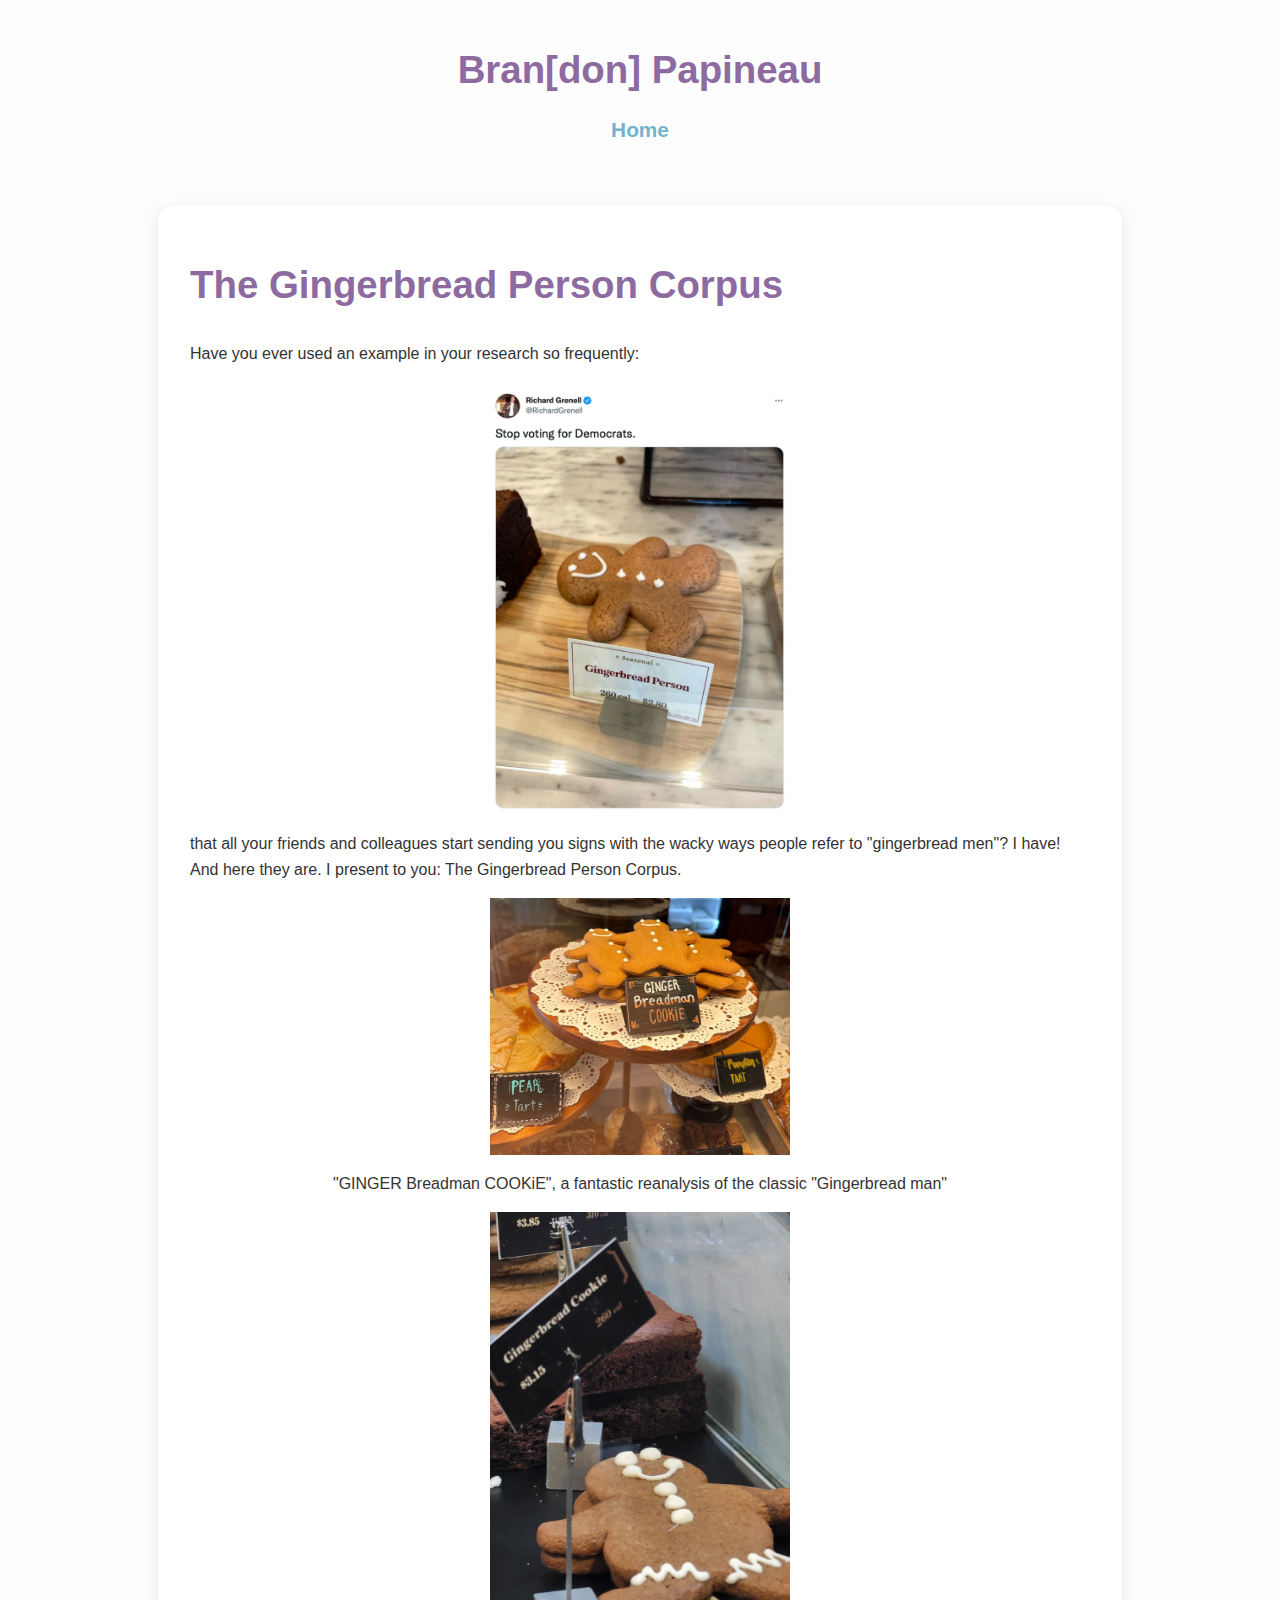
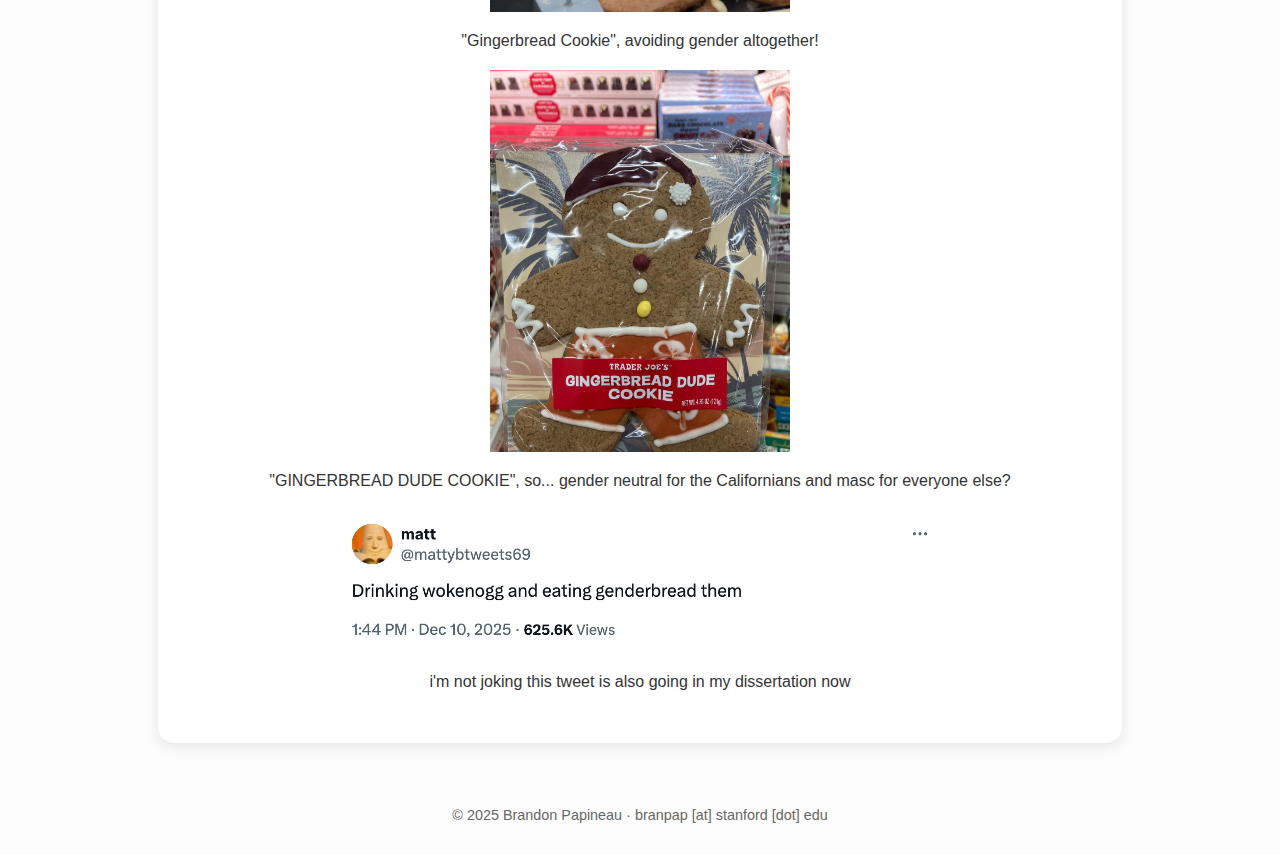
<file: gingerbreadperson.html>
<!DOCTYPE html>
<html lang="en">
<head>
<meta charset="UTF-8" />
<meta name="viewport" content="width=device-width, initial-scale=1.0" />
<title>Bran[don] Papineau</title>
<style>
  /* --- Inserted Bran's Theme Styles --- */
  body {
    font-family: "Open Sans", "Arial", sans-serif;
    margin: 0;
    padding: 0;
    background: #fdfdfd;
    color: #333;
  }

  header {
    text-align: center;
    padding: 2rem 1rem;
    margin-bottom: 1rem;
  }

  header img {
    width: 180px;
    height: 180px;
    object-fit: cover;
    border-radius: 50%;
    border: 4px solid #74B3CE;
    box-shadow: 0 4px 10px rgba(0,0,0,0.15);
  }

  h1 {
    font-size: 2.4rem;
    margin-top: 1rem;
    color: #8D6A9F;
  }

  nav {
    margin-top: 1rem;
  }

  nav a {
    display: inline-block;
    margin: 0 1rem;
    text-decoration: none;
    font-size: 1.3rem;
    font-weight: bold;
    color: #74B3CE;
    transition: color 0.3s ease;
  }

  nav a:hover {
    color: #8D6A9F;
  }

  main {
    max-width: 900px;
    margin: 2rem auto;
    padding: 2rem;
    background-color: #ffffff;
    border-radius: 16px;
    box-shadow: 0 4px 15px rgba(0,0,0,0.1);
    line-height: 1.6;
  }

  footer {
    text-align: center;
    padding: 2rem;
    font-size: 0.9rem;
    color: #666;
  }

  footer a {
    color: #74B3CE;
    text-decoration: none;
  }

  footer a:hover {
    text-decoration: underline;
  }
</style>
</head>
<body>

<header> 
  <h1>Bran[don] Papineau</h1>
  <nav>
    <a href="index.html">Home</a>
  </nav>
</header>

<main>
  <h1>The Gingerbread Person Corpus</h1>
    <p> Have you ever used an example in your research so frequently:
        <img src="images/GrenellTweet.png" alt="Screenshot of a tweet by Richard Grenell. The image in the tweet is of a gingerbread man in a display case with a placard that reads: 'Gingerbread Person'. The accompanying tweet from Grenell reads: 'Stop voting for Democrats'." style="display:block; margin: 1rem auto; max-width:300px;" />
    </p>
    <p> that all your friends and colleagues start sending you signs with the wacky ways people refer to "gingerbread men"? I have! And here they are. I present to you: The Gingerbread Person Corpus.</p>
    <img src="images/GingerBreadMan.jpg" alt="A gingderbread cookie in a display case. The label reads: 'GINGER Breadman COOKiE'." style="display:block; margin: 1rem auto; max-width:300px;" />
    <p style="text-align: center;">"GINGER Breadman COOKiE", a fantastic reanalysis of the classic "Gingerbread man"</p>
    <img src="images/CoHoGingerBreadCookie.jpeg" alt="A gingderbread cookie in a display case. The label reads: 'Gingerbread Cookie'." style="display:block; margin: 1rem auto; max-width:300px;" />
    <p style="text-align: center;">"Gingerbread Cookie", avoiding gender altogether!</p>
    <img src="images/traderJoesDude.png" alt="A gingderbread cookie wearing a Santa hat and shorts, in a plastic wrap. The label reads: 'GINGERBREAD DUDE COOKIE'." style="display:block; margin: 1rem auto; max-width:300px;" />
    <p style="text-align: center;">"GINGERBREAD DUDE COOKIE", so... gender neutral for the Californians and masc for everyone else?</p>
    <img src="images/mattyTweet.png" alt="A tweet from user '@mattybtweets69 from December 10 2025. The tweet reads: 'Drinking wokenogg and eating genderbread them'." style="display:block; margin: 1rem auto; max-width:600px;" />
    <p style="text-align: center;">i'm not joking this tweet is also going in my dissertation now</p>
</main>

<footer>
 © 2025 Brandon Papineau · branpap [at] stanford [dot] edu
</footer>

</body>
</html>
</file>
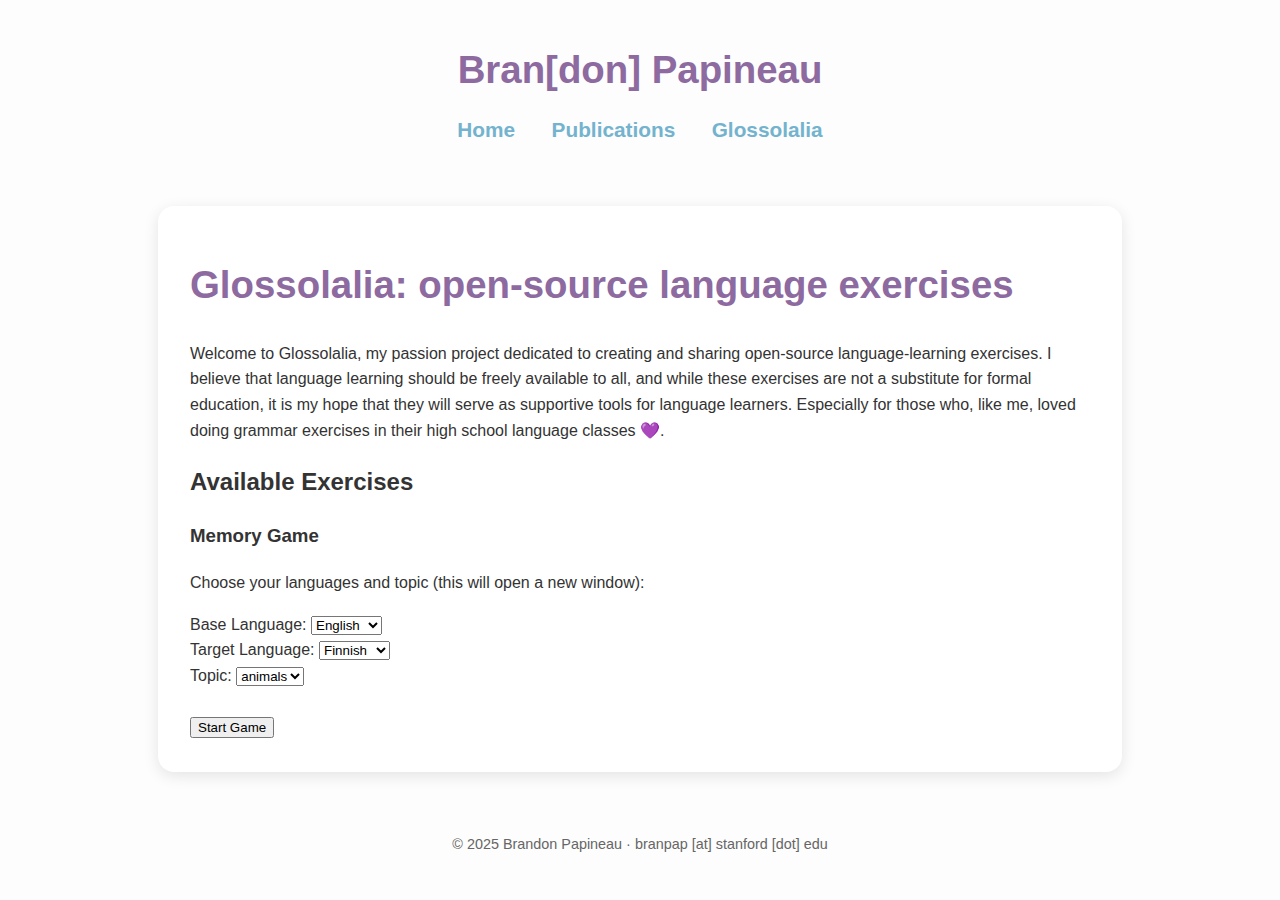
<file: glossolalia.html>
<!DOCTYPE html>
<html lang="en">
<head>
<meta charset="UTF-8" />
<meta name="viewport" content="width=device-width, initial-scale=1.0" />
<script src="./glossolalia2/data/nounVocab.js"></script>
<title>Bran[don] Papineau</title>
<style>
  /* --- Inserted Bran's Theme Styles --- */
  body {
    font-family: "Open Sans", "Arial", sans-serif;
    margin: 0;
    padding: 0;
    background: #fdfdfd;
    color: #333;
  }

  header {
    text-align: center;
    padding: 2rem 1rem;
    margin-bottom: 1rem;
  }

  header img {
    width: 180px;
    height: 180px;
    object-fit: cover;
    border-radius: 50%;
    border: 4px solid #74B3CE;
    box-shadow: 0 4px 10px rgba(0,0,0,0.15);
  }

  h1 {
    font-size: 2.4rem;
    margin-top: 1rem;
    color: #8D6A9F;
  }

  nav {
    margin-top: 1rem;
  }

  nav a {
    display: inline-block;
    margin: 0 1rem;
    text-decoration: none;
    font-size: 1.3rem;
    font-weight: bold;
    color: #74B3CE;
    transition: color 0.3s ease;
  }

  nav a:hover {
    color: #8D6A9F;
  }

  main {
    max-width: 900px;
    margin: 2rem auto;
    padding: 2rem;
    background-color: #ffffff;
    border-radius: 16px;
    box-shadow: 0 4px 15px rgba(0,0,0,0.1);
    line-height: 1.6;
  }

  footer {
    text-align: center;
    padding: 2rem;
    font-size: 0.9rem;
    color: #666;
  }

  footer a {
    color: #74B3CE;
    text-decoration: none;
  }

  footer a:hover {
    text-decoration: underline;
  }
</style>
</head>
<body>

<header>
  <h1>Bran[don] Papineau</h1>
  <nav>
    <a href="index.html">Home</a>
    <a href="publications.html">Publications</a>
    <a href="glossolalia.html">Glossolalia</a>
  </nav>
</header>

<main>
    <h1>Glossolalia: open-source language exercises</h1>
  <p>
    Welcome to Glossolalia, my passion project dedicated to creating and sharing open-source language-learning exercises. I believe that language learning should be freely available to all, and while these exercises are not a substitute for formal education, it is my hope that they will serve as supportive tools for language learners. Especially for those who, like me, loved doing grammar exercises in their high school language classes 💜.
  </p>
    <h2>Available Exercises</h2>
    <!-- ==========================================================
     MENU SCREEN
     ========================================================== -->
<div id="menuScreen">
    <h3>Memory Game</h3>
    <p>Choose your languages and topic (this will open a new window):</p>
  
    <label>Base Language:</label>
    <select id="baseLang"></select>
  
    <br>
  
    <label>Target Language:</label>
    <select id="targetLang"></select>
  
    <br>
  
    <label>Topic:</label>
    <select id="topicSelect"></select>
  
    <br><br>
  
    <button onclick="openMemoryGame()">Start Game</button>

    <script>
        function openMemoryGame() {
            const baseLang = document.getElementById('baseLang').value;
            const targetLang = document.getElementById('targetLang').value;
            const topicSelect = document.getElementById('topicSelect').value;
            const url = `./glossolalia/exercises/memoryGame.html?baseLang=${(baseLang)}&targetLang=${(targetLang)}&topicSelect=${(topicSelect)}`;
            window.open(url, '_blank');
        }
    </script>
  </div>
</main>

<footer>
 © 2025 Brandon Papineau · branpap [at] stanford [dot] edu
</footer>

<script>
    /* ==========================================================
    UI INITIALIZATION FOR MEMORY GAME
    ========================================================== */
    
    const nounVocab = nounVocabData; // from nounVocab.js
    
    const baseSel = document.getElementById("baseLang");
    const targetSel = document.getElementById("targetLang");
    const topicSel = document.getElementById("topicSelect");
    
    function populateMenus() {
      const topics = Object.keys(nounVocab);
      topics.forEach(t => {
        topicSel.innerHTML += `<option value="${t}">${t}</option>`;
      });
    
      const firstItem = nounVocab[topics[0]][0];
      const languages = Object.keys(firstItem.data);
    
      languages.forEach(lang => {
        baseSel.innerHTML += `<option>${lang}</option>`;
        targetSel.innerHTML += `<option>${lang}</option>`;
      });
    
      baseSel.value = "English";
      targetSel.value = "Finnish";
    }
    
    populateMenus();
</script>

</body>
</html>
</file>
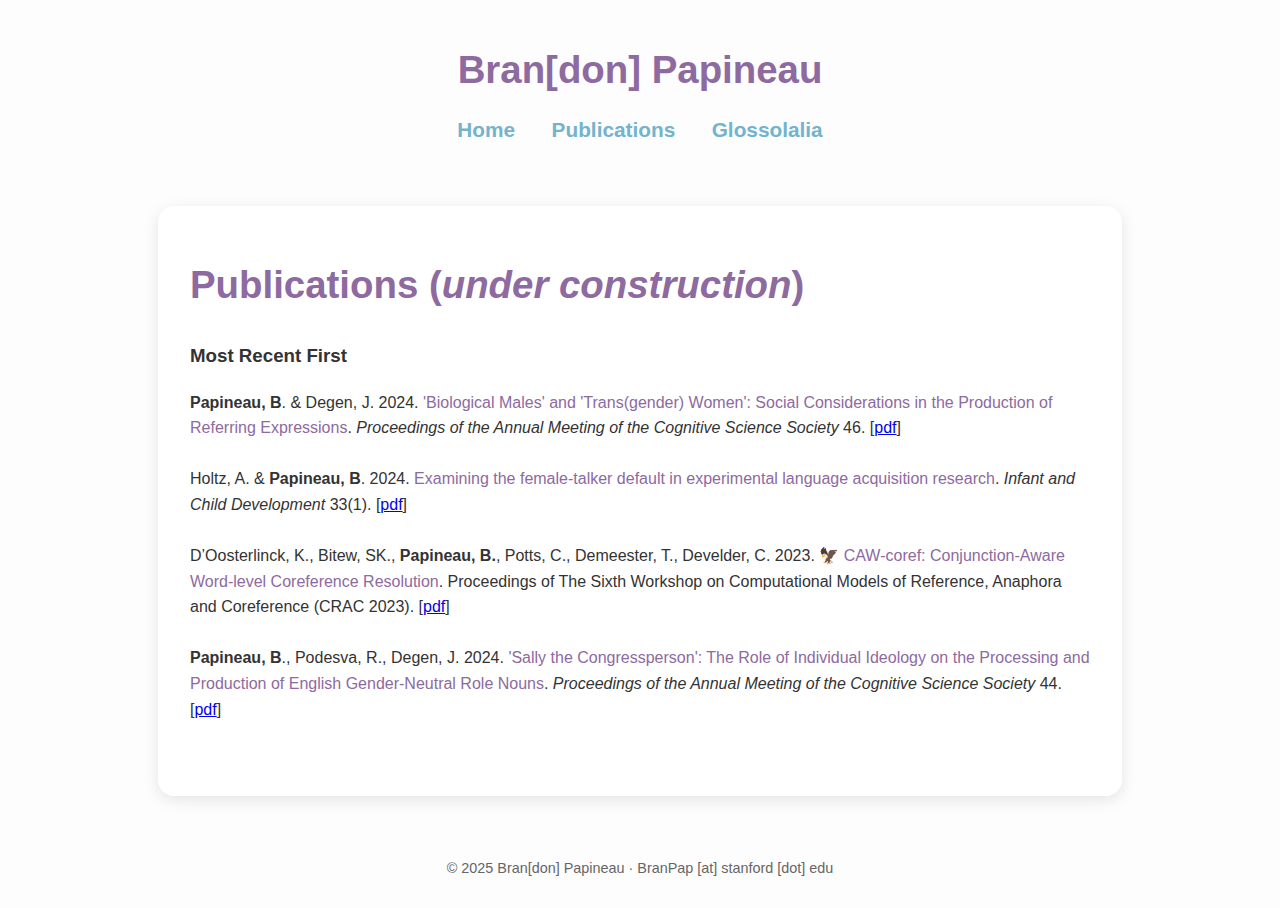
<file: publications.html>
<!DOCTYPE html>
<html lang="en">
<head>
<meta charset="UTF-8" />
<meta name="viewport" content="width=device-width, initial-scale=1.0" />
<title>Bran[don] Papineau</title>
<style>
  /* --- Inserted Bran's Theme Styles --- */
  body {
    font-family: "Open Sans", "Arial", sans-serif;
    margin: 0;
    padding: 0;
    background: #fdfdfd;
    color: #333;
  }

  header {
    text-align: center;
    padding: 2rem 1rem;
    margin-bottom: 1rem;
  }

  header img {
    width: 180px;
    height: 180px;
    object-fit: cover;
    border-radius: 50%;
    border: 4px solid #74B3CE;
    box-shadow: 0 4px 10px rgba(0,0,0,0.15);
  }

  h1 {
    font-size: 2.4rem;
    margin-top: 1rem;
    color: #8D6A9F;
  }

  nav {
    margin-top: 1rem;
  }

  nav a {
    display: inline-block;
    margin: 0 1rem;
    text-decoration: none;
    font-size: 1.3rem;
    font-weight: bold;
    color: #74B3CE;
    transition: color 0.3s ease;
  }

  nav a:hover {
    color: #8D6A9F;
  }

  p .pub-title a {
    color: #8D6A9F;
  }

  main {
    max-width: 900px;
    margin: 2rem auto;
    padding: 2rem;
    background-color: #ffffff;
    border-radius: 16px;
    box-shadow: 0 4px 15px rgba(0,0,0,0.1);
    line-height: 1.6;
  }

  footer {
    text-align: center;
    padding: 2rem;
    font-size: 0.9rem;
    color: #666;
  }

  footer a {
    color: #74B3CE;
    text-decoration: none;
  }

  footer a:hover {
    text-decoration: underline;
  }
</style>
</head>
<body>

<header>
  <h1>Bran[don] Papineau</h1>
  <nav>
    <a href="index.html">Home</a>
    <a href="publications.html">Publications</a>
    <a href="https://glossolalia.app">Glossolalia</a>
  </nav>
</header>

<main>
    <h1> Publications (<em>under construction</em>)</h1>
    <h3> Most Recent First  </h3>
  <p>
    <strong>Papineau, B</strong>. & Degen, J. 2024. <span style="color:#8D6A9F">'Biological Males' and 'Trans(gender) Women': Social Considerations in the Production of Referring Expressions</span>. <em>Proceedings of the Annual Meeting of the Cognitive Science Society</em> 46. [<a href="publications/Papineau&Degen2024CogSci.pdf">pdf</a>]<br><br>
    Holtz, A. & <strong>Papineau, B</strong>. 2024. <span style="color:#8D6A9F">Examining the female-talker default in experimental language acquisition research</span>. <em>Infant and Child Development</em> 33(1). [<a href="publications/Holtz&Papineau2025JICD.pdf">pdf</a>]<br><br>
    D’Oosterlinck, K., Bitew, SK., <strong>Papineau, B.</strong>, Potts, C., Demeester, T., Develder, C. 2023. 🦅 <span style="color: #8D6A9F">CAW-coref: Conjunction-Aware Word-level Coreference Resolution</span>. Proceedings of The Sixth Workshop on Computational Models of Reference, Anaphora and Coreference (CRAC 2023). [<a href="publications/DOosterlinckEtAl2023CRAC.pdf">pdf</a>] <br><br>
    <strong>Papineau, B</strong>., Podesva, R., Degen, J. 2024. <span style="color:#8D6A9F">'Sally the Congressperson': The Role of Individual Ideology on the Processing and Production of English Gender-Neutral Role Nouns</span>. <em>Proceedings of the Annual Meeting of the Cognitive Science Society</em> 44. [<a href="publications/PapineauEtAl2022CogSci.pdf">pdf</a>]<br><br>
  </p>
</main>

<footer>
  © 2025 Bran[don] Papineau · BranPap [at] stanford [dot] edu
</footer>

</body>
</html>
</file>
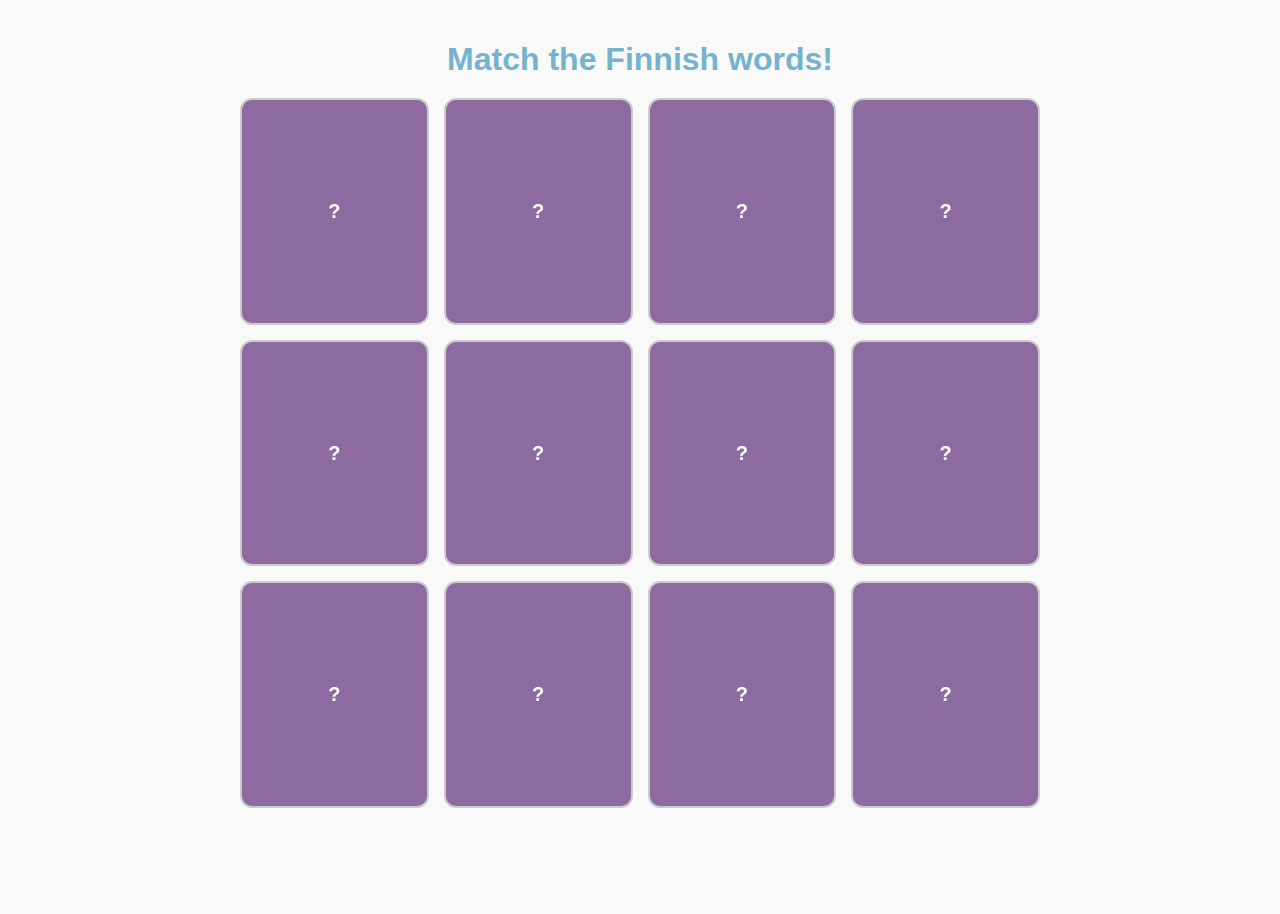
<file: glossolalia/exercises/memoryGame.html>
<!DOCTYPE html>
<html lang="en">
<head>
<meta charset="UTF-8">
<script src="../data/nounVocab.js"></script>
<title>Glossolalia Memory Game</title>


<style>
    /* ========= GLOBAL PAGE STYLES ========= */
    body {
        font-family: "Open Sans", Arial, sans-serif;
        max-width: 800px;
        margin: auto;
        padding: 20px;
        text-align: center;
        background: #f9f9f9;
    }
    
    h1 {
        color: #74B3CE;
        margin-bottom: 10px;
    }
    
    /* ========= BUTTONS ========= */
    button {
        background-color: #74B3CE;
        color: white;
        border: none;
        padding: 10px 22px;
        margin: 10px;
        border-radius: 10px;
        cursor: pointer;
        font-size: 1.1rem;
        transition: background .25s ease;
    }
    button:hover {
        background-color: #5c96ae;
    }
    
    /* ========= MEMORY GAME GRID ========= */
    .memory-grid {
        width: 90vw;
        max-width: 800px;
        margin: 20px auto;
        display: grid;
        grid-template-columns: repeat(4, 1fr);
        gap: 15px;
    }
    
    /* ========= MEMORY CARD BASE ========= */
    .memory-card {
        width: 100%;
        aspect-ratio: 1 / 1.2;
        position: relative;
        transform-style: preserve-3d;
        perspective: 1000px;
        transition: transform 0.45s ease;
        cursor: pointer;
    }
    
    .memory-card.flipped {
        transform: rotateY(180deg);
    }
    
    /* ========= CARD FACES ========= */
    .card-face {
        position: absolute;
        inset: 0;
        backface-visibility: hidden;
        border-radius: 12px;
        border: 2px solid #ccc;
        display: flex;
        justify-content: center;
        align-items: center;
        padding: 12px;
        font-size: 1.25rem;
        overflow: hidden;
    }
    
    /* FRONT */
    .card-front {
        background: #8D6A9F;
        color: white;
        font-weight: bold;
    }
    
    /* BACK */
    .card-back {
        background: white;
        transform: rotateY(180deg);
        flex-direction: column;
        font-size: 1rem;
    }
    
    .card-back img {
        max-width: 70%;
        margin-bottom: 8px;
    }
    
    /* ========= POST-GAME PANEL ========= */
    #postGamePanel {
        opacity: 0;
        visibility: hidden;
        transition: opacity 0.5s ease;
        margin-top: 25px;
    }
</style>
    
</head>

<body>

<!-- ==========================================================
     GAME SCREEN
     ========================================================== -->
<div id="gameScreen" style="display:none;">
  <h1 id="gameTitle"></h1>

  <div id="memoryGrid" class="memory-grid"></div>

  <div id="postGamePanel">
    <button onclick="playAgain()">Play Again</button>
    <button onclick="goHome()">Home</button>
  </div>
</div>

<script>
/* ==========================================================
   Vocabulary 
   ========================================================== */



function getQueryParam(param) {
    const urlParams = new URLSearchParams(window.location.search);
    return urlParams.get(param);
}

let baseLanguageParam = getQueryParam("baseLang") || "English"; 
let targetLanguageParam = getQueryParam("targetLang") || "Finnish";
let currentTopicParam = getQueryParam("topicSelect") || "animals";

const nounVocab = nounVocabData[currentTopicParam].filter(item => item.data[targetLanguageParam] && item.data[baseLanguageParam])

/* ============================
   MEMORY GAME ENGINE
   ============================ */

function startGame() {
    const baseLang = baseLanguageParam;
    const targetLang = targetLanguageParam;
    const topicSelect = currentTopicParam;

    let cards = nounVocab.map(item => ({
        entry: item.data[baseLang].translation,
        image: item.image,
        translation: item.data[targetLang].translation
    }));

    cards = shuffleArray(cards).slice(0, 6);
    

    // Duplicate and shuffle cards
    let gameCards = [...cards, ...cards];
    gameCards = shuffleArray(gameCards);

    // Show game screen
    document.getElementById("gameScreen").style.display = "block";
    document.getElementById("gameTitle").textContent = `Match the ${targetLang} words!`;

    const grid = document.getElementById("memoryGrid");
    grid.innerHTML = "";

    // Reset post-game panel
    const postGame = document.getElementById("postGamePanel");
    postGame.style.visibility = "hidden";
    postGame.style.opacity = 0;

    // Create cards
    gameCards.forEach((card, index) => {
        const cardDiv = document.createElement("div");
        cardDiv.className = "memory-card";
        cardDiv.dataset.index = index;

        cardDiv.innerHTML = `
            <div class="card-face card-front">?</div>
            <div class="card-face card-back">
                <div><h2 style="margin:0.3cm"><span style="color:#74B3CE">${card.translation}</span></h2></div>
                <img src="${card.image}" alt="${card.entry}">
                <div><em><span style="color:grey">${card.entry}</span><em></div>
            </div>
        `;

        grid.appendChild(cardDiv);
    });

    const cardElems = document.querySelectorAll(".memory-card");
    let flipped = [];
    let matched = [];
    let locked = false;
    const startTime = performance.now();

    cardElems.forEach(card => {
        card.addEventListener("click", () => {
            if (locked) return;

            const idx = parseInt(card.dataset.index);
            if (!flipped.includes(idx) && !matched.includes(idx)) {
                card.classList.add("flipped");
                flipped.push(idx);
            }

            if (flipped.length === 2) {
                const [a, b] = flipped;
                const first = gameCards[a];
                const second = gameCards[b];
                locked = true;

                if (first.entry === second.entry) {
                    matched.push(a, b);
                    flipped = [];
                    locked = false;
                } else {
                    setTimeout(() => {
                        cardElems[a].classList.remove("flipped");
                        cardElems[b].classList.remove("flipped");
                        flipped = [];
                        locked = false;
                    }, 1200);
                }
            }

            if (matched.length === gameCards.length) {
                const endTime = performance.now();
                console.log(`Game complete! Time: ${(endTime - startTime) / 1000}s`);

                postGame.style.visibility = "visible";
                postGame.style.opacity = 1;
            }
        });
    });
}

function shuffleArray(array) {
    for (let i = array.length - 1; i > 0; i--) {
        const j = Math.floor(Math.random() * (i + 1));
        [array[i], array[j]] = [array[j], array[i]];
    }
    return array;
}

function playAgain() {
    startGame();
}

function goHome() {
    document.getElementById("gameScreen").style.display = "none";
    document.getElementById("menuScreen").style.display = "block";
}

startGame();
</script>



</body>
</html>
</file>
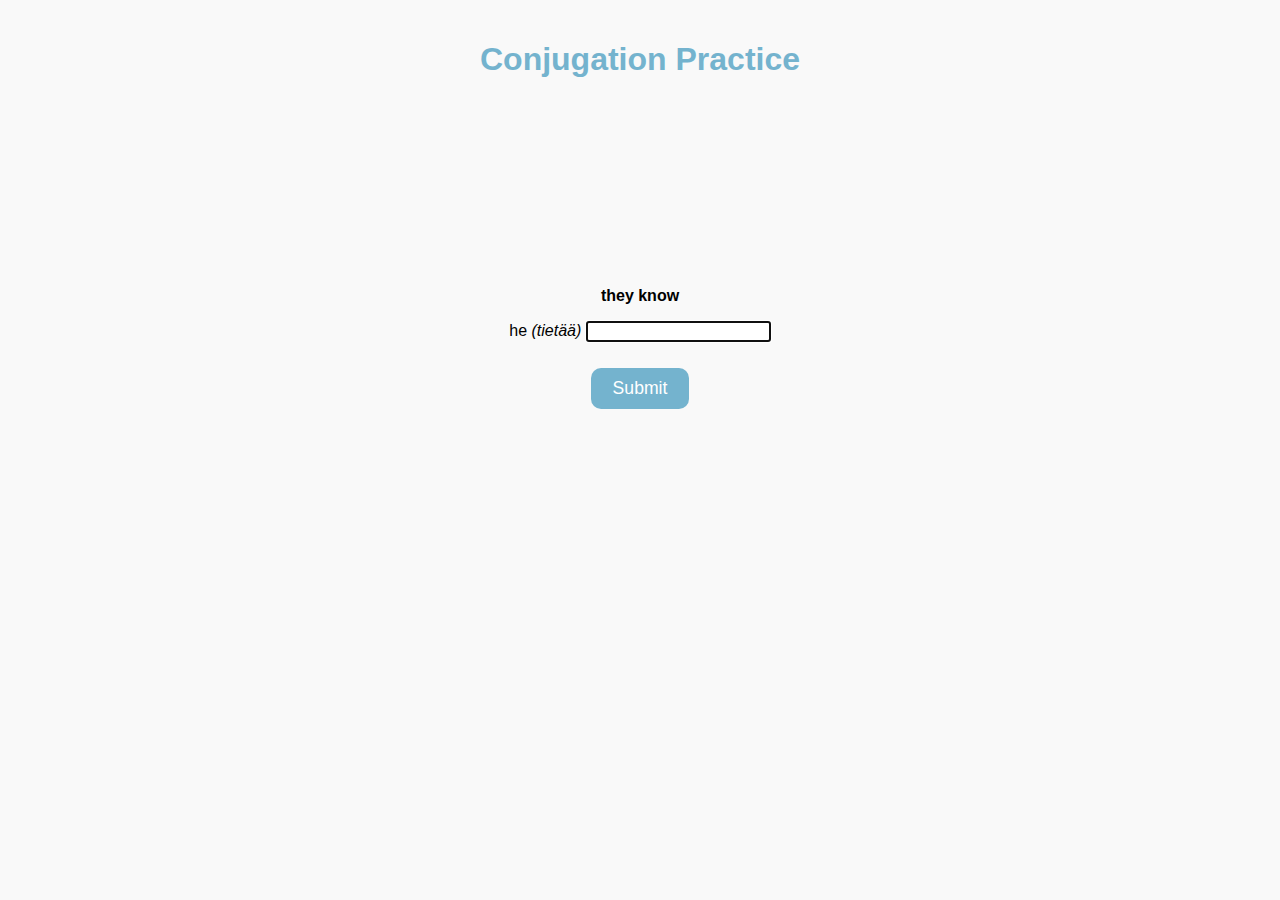
<file: glossolalia2/exercises/conjugate.html>
<!DOCTYPE html>
<html lang="en">
<head>
<meta charset="UTF-8">
<script src="../data/verbVocab.js"></script>
<title>Glossolalia Conjugation Game</title>


<style>
    /* ========= GLOBAL PAGE STYLES ========= */
    body {
        font-family: "Open Sans", Arial, sans-serif;
        max-width: 800px;
        margin: auto;
        padding: 20px;
        text-align: center;
        background: #f9f9f9;
    }
    
    h1 {
        color: #74B3CE;
        margin-bottom: 10px;
    }
    
    /* ========= BUTTONS ========= */
    button {
        background-color: #74B3CE;
        color: white;
        border: none;
        padding: 10px 22px;
        margin: 10px;
        border-radius: 10px;
        cursor: pointer;
        font-size: 1.1rem;
        transition: background .25s ease;
    }
    button:hover {
        background-color: #5c96ae;
    }
    
    /* ========= POST-GAME PANEL ========= */
    #postGamePanel {
        opacity: 0;
        visibility: hidden;
        transition: opacity 0.5s ease;
        margin-top: 25px;
    }
    
    .game-space {
    margin-top: 20px;
    min-height: 60vh;       /* gives space to center */
    display: flex;
    flex-direction: column;
    justify-content: center;   /* vertical align */
    align-items: center;       /* horizontal align */
}

</style>
    
</head>

<body>

<!-- ==========================================================
     GAME SCREEN
     ========================================================== -->
<div id="gameScreen" style="display:none;">
  <h1 id="gameTitle"></h1>

  <div id="gameSpace" class="game-space"></div>

  <div id="postGamePanel">
    <button onclick="playAgain()">Play Again</button>
    <button onclick="goHome()">Home</button>
  </div>
</div>

<script>
/* ==========================================================
   Vocabulary 
   ========================================================== */



function getQueryParam(param) {
    const urlParams = new URLSearchParams(window.location.search);
    return urlParams.get(param);
}

let baseLanguageParam = getQueryParam("baseLang") || "English"; 
let targetLanguageParam = getQueryParam("targetLang") || "Finnish";
let currentTenseParam = getQueryParam("tenseSelect") || "present";

const verbVocab = verbData["verbs"].filter(verb => verb.data[targetLanguageParam] && verb.data[baseLanguageParam]);
const pronominalVocab = verbData["pronouns"].filter(pronoun => pronoun[targetLanguageParam] && pronoun[baseLanguageParam]);
console.log(verbVocab);
console.log(pronominalVocab);
console.log(pronominalVocab[targetLanguageParam]);

/* ============================
   ONE-ITEM-AT-A-TIME ENGINE
   ============================ */

let rounds = 5;          // how many exercises per game
let currentRound = 0; // current exercise number
let currentAnswer = "";  // stores the correct answer
let score = 0; // number of correct answers
let usedCombos = new Set();

function startGame() {
    currentRound = 0;
    score = 0;
    usedCombos.clear();
    document.getElementById("gameScreen").style.display = "block";
    document.getElementById("gameTitle").textContent = `Conjugation Practice`;
    document.getElementById("postGamePanel").style.visibility = "hidden";
    document.getElementById("postGamePanel").style.opacity = 0;

    loadNextExercise();
}

function resolvePronoun(pronounObj) {
    if (typeof pronounObj === "object" && pronounObj !== null) {
        const keys = Object.keys(pronounObj);
        const randomKey = keys[Math.floor(Math.random() * keys.length)];
        return pronounObj[randomKey];
    }
    return pronounObj;
}

function getExercise(baseLang, targetLang, tense, personKeys) {
    let verbIndex = Math.floor(Math.random() * verbVocab.length);

    // Just using the first verb for now
    const verb = verbVocab[verbIndex];
    const baseForms = verb.data[baseLang][tense];
    const targetForms = verb.data[targetLang][tense];
    const targetInf = verb.data[targetLang].infinitive;
    const pronouns = verbData.pronouns[0];
    // Pick one random person
    let personKey = shuffleArray([...personKeys])[0];

    let pronounBaseRaw = pronouns[baseLang][personKey];
    let pronounTargetRaw = pronouns[targetLang][personKey];

    let pronounBase = resolvePronoun(pronounBaseRaw);
    let pronounTarget = resolvePronoun(pronounTargetRaw);


    const baseCue = `${pronounBase} ${baseForms[personKey]}`;

    if (usedCombos.has(baseCue)) {
        return getExercise(baseLang, targetLang, tense, personKeys);  // try again
    } else {
        usedCombos.add(baseCue);
        return {
            baseCue,
            pronounTarget,
            targetInf,
            targetForms,
            personKey
        };
    }
    
}

function loadNextExercise() {
    const baseLang = baseLanguageParam;
    const targetLang = targetLanguageParam;
    const tense = currentTenseParam;

    const personKeys = [
        "firstPersonSingular",
        "secondPersonSingular",
        "thirdPersonSingular",
        "firstPersonPlural",
        "secondPersonPlural",
        "thirdPersonPlural"
    ];

    data = getExercise(baseLang, targetLang, tense, personKeys);
    const { baseCue, pronounTarget, targetInf, targetForms, personKey } = data;

    currentAnswer = targetForms[personKey];

    const grid = document.getElementById("gameSpace");
    grid.innerHTML = `
        <div class="clozeItem">
            <p><strong>${baseCue}</strong></p>

            <p>
                ${pronounTarget} <em>(${targetInf})</em>
                <input type="text" id="answerBox" autofocus />
            </p>

            <button id="submitBtn">Submit</button>

            <p id="feedback" style="font-weight:bold; margin-top:10px; height:20px"></p>
        </div>
    `;

    const feedback = document.getElementById("feedback");
    
    document.getElementById("submitBtn").addEventListener("click", handleSubmit);
    document.getElementById("answerBox").focus();
    // alternative submit with "enter" key 
    document.getElementById("answerBox").addEventListener("keydown", function(event) {
        if (event.key === "Enter") {
            handleSubmit();
        }
    });
}

function handleSubmit() {
    const user = document.getElementById("answerBox").value.trim().toLowerCase();
    const feedback = document.getElementById("feedback");

    if (user === currentAnswer.toLowerCase()) {
        feedback.textContent = `✓ Correct: ${currentAnswer}`;
        feedback.style.color = "green";
        score ++;
    } else {
        feedback.textContent = `✗ Incorrect — correct: ${currentAnswer}`;
        feedback.style.color = "red";
    }

    // Move to next round after 1s
    currentRound++;

    if (currentRound < rounds) {
        setTimeout(loadNextExercise, 1000);
    } else {
        setTimeout(showPostGame, 1000);
    }
}

function showPostGame() {
    const postPanel = document.getElementById("postGamePanel");
    postPanel.style.visibility = "visible";
    postPanel.style.opacity = 1;

    document.getElementById("gameSpace").innerHTML =
        `<p>Practice complete! You successfully answered ${score} / ${rounds} items.</p>`;
}

function shuffleArray(array) {
    for (let i = array.length - 1; i > 0; i--) {
        const j = Math.floor(Math.random() * (i + 1));
        [array[i], array[j]] = [array[j], array[i]];
    }
    return array;
}

function playAgain() {
    startGame();
}

function goHome() {
    window.location.href = "../../../glossolalia.html";
}



startGame();

</script>

</body>
</html>
</file>
